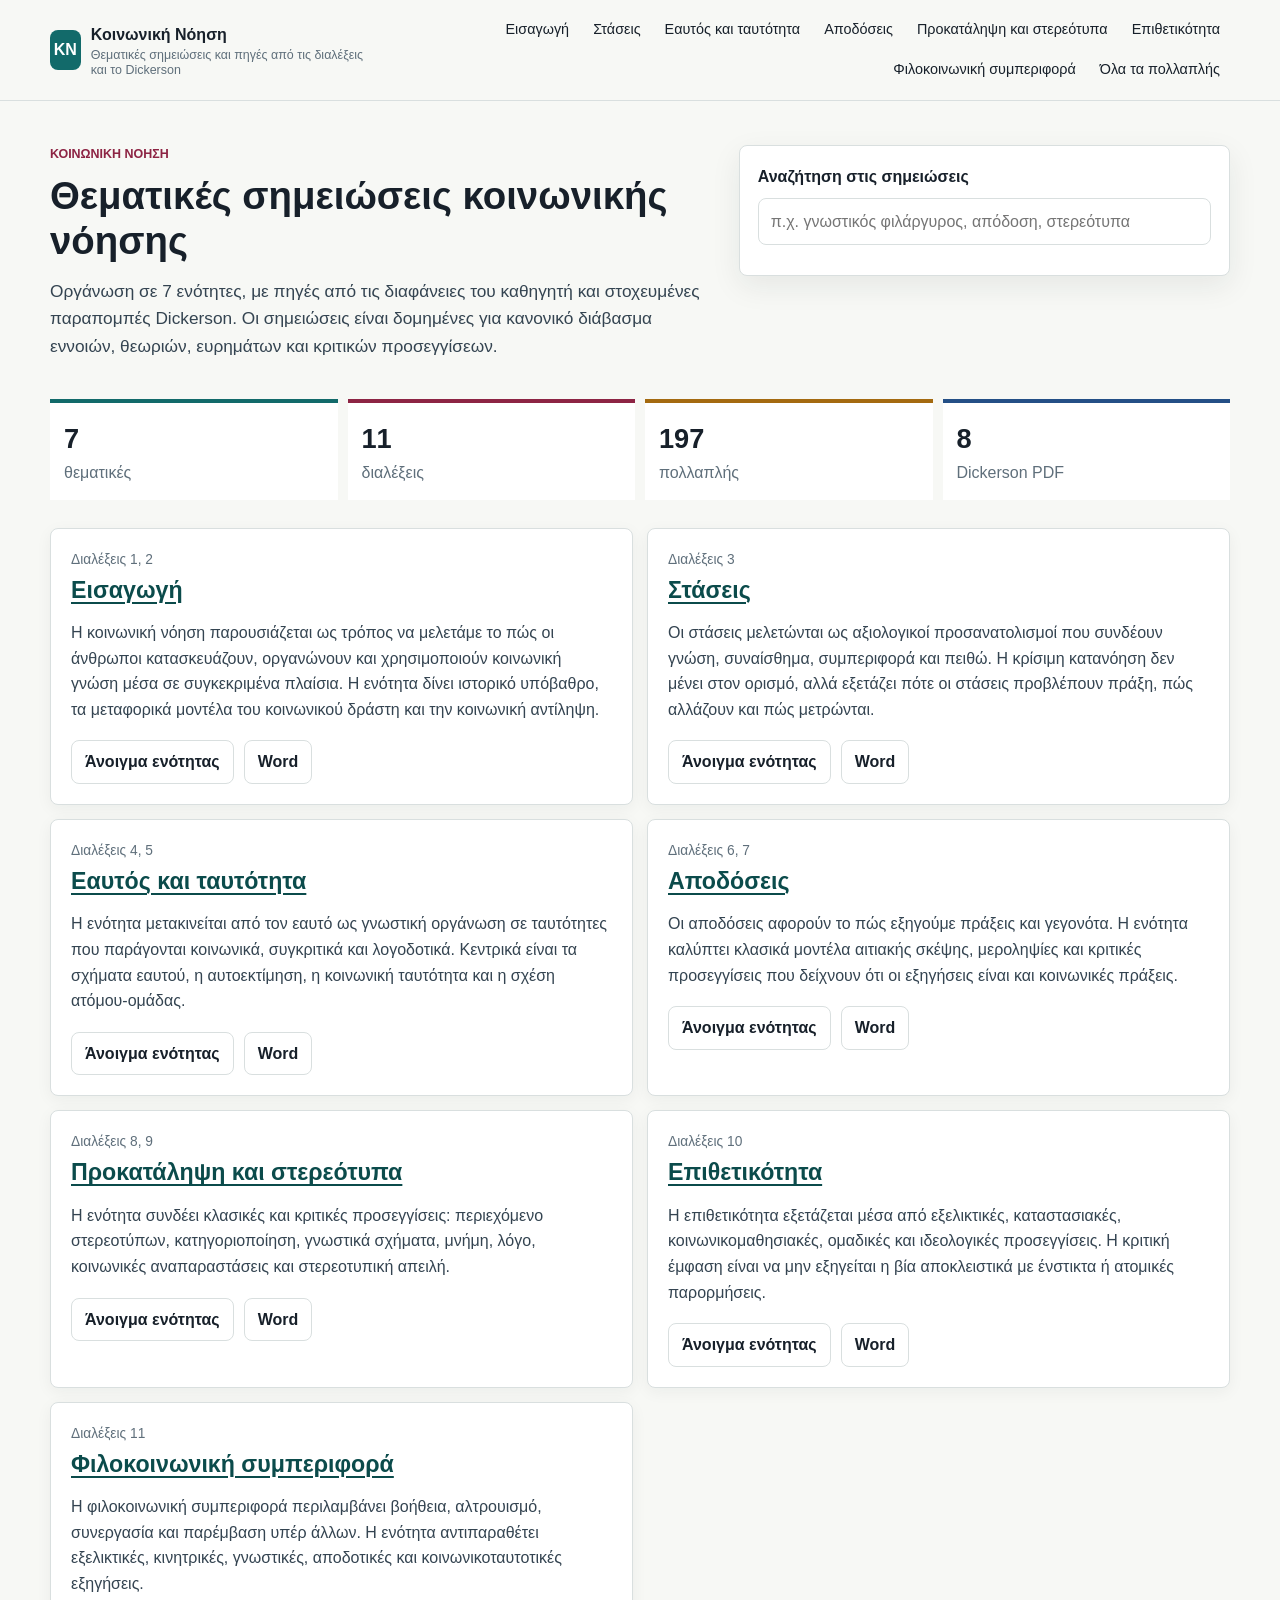
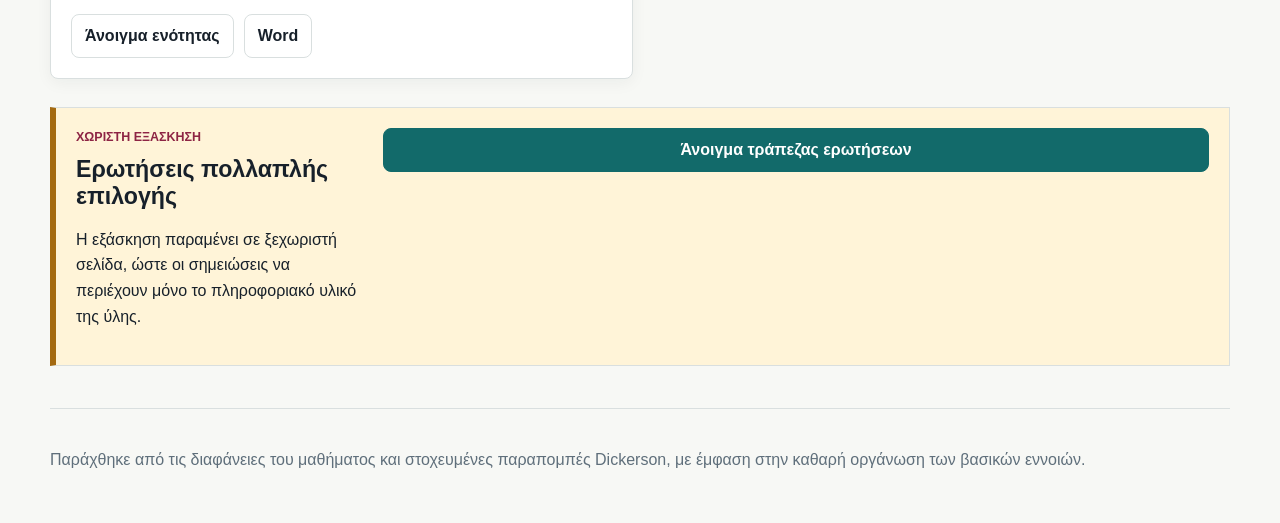
<file: index.html>
<!doctype html>
<html lang="el" data-base="">
<head>
  <meta charset="utf-8">
  <meta name="viewport" content="width=device-width, initial-scale=1">
  <title>Αρχική | Κοινωνική Νόηση</title>
  <link rel="stylesheet" href="assets/styles.css">
</head>
<body>
  <div class="progress" data-progress></div>
  
    <header class="site-header">
      <a class="brand active" href="index.html">
        <span class="brand-mark">ΚΝ</span>
        <span><strong>Κοινωνική Νόηση</strong><small>Θεματικές σημειώσεις και πηγές από τις διαλέξεις και το Dickerson</small></span>
      </a>
      <button class="menu-toggle" type="button" aria-label="Άνοιγμα πλοήγησης" data-menu-toggle>☰</button>
      <nav class="site-nav" data-site-nav>
        <a class="nav-link " href="topics/eisagogi.html">Εισαγωγή</a>
<a class="nav-link " href="topics/staseis.html">Στάσεις</a>
<a class="nav-link " href="topics/eautos-taytotita.html">Εαυτός και ταυτότητα</a>
<a class="nav-link " href="topics/apodoseis.html">Αποδόσεις</a>
<a class="nav-link " href="topics/prokatalipsi-stereotypa.html">Προκατάληψη και στερεότυπα</a>
<a class="nav-link " href="topics/epithetikotita.html">Επιθετικότητα</a>
<a class="nav-link " href="topics/filokoinoniki-symperifora.html">Φιλοκοινωνική συμπεριφορά</a>
        <a class="nav-link " href="exam/multiple-choice.html">Όλα τα πολλαπλής</a>
      </nav>
    </header>
    
  <main>
    
    <section class="home-hero">
      <div>
        <p class="eyebrow">Κοινωνική Νόηση</p>
        <h1>Θεματικές σημειώσεις κοινωνικής νόησης</h1>
        <p class="lead">Οργάνωση σε 7 ενότητες, με πηγές από τις διαφάνειες του καθηγητή και στοχευμένες παραπομπές Dickerson. Οι σημειώσεις είναι δομημένες για κανονικό διάβασμα εννοιών, θεωριών, ευρημάτων και κριτικών προσεγγίσεων.</p>
      </div>
      <div class="study-search">
        <label for="site-search">Αναζήτηση στις σημειώσεις</label>
        <input id="site-search" type="search" placeholder="π.χ. γνωστικός φιλάργυρος, απόδοση, στερεότυπα" data-search-input>
        <div class="search-results" data-search-results></div>
      </div>
    </section>
    <section class="overview-strip">
      <div><strong>7</strong><span>θεματικές</span></div>
      <div><strong>11</strong><span>διαλέξεις</span></div>
      <div><strong>197</strong><span>πολλαπλής</span></div>
      <div><strong>8</strong><span>Dickerson PDF</span></div>
    </section>
    <section class="topic-grid">
      
            <article class="topic-card">
              <div class="card-topline">Διαλέξεις 1, 2</div>
              <h2><a href="topics/eisagogi.html">Εισαγωγή</a></h2>
              <p>Η κοινωνική νόηση παρουσιάζεται ως τρόπος να μελετάμε το πώς οι άνθρωποι κατασκευάζουν, οργανώνουν και χρησιμοποιούν κοινωνική γνώση μέσα σε συγκεκριμένα πλαίσια. Η ενότητα δίνει ιστορικό υπόβαθρο, τα μεταφορικά μοντέλα του κοινωνικού δράστη και την κοινωνική αντίληψη.</p>
              <div class="card-actions">
                <a href="topics/eisagogi.html">Άνοιγμα ενότητας</a>
                <a href="downloads/eisagogi.docx">Word</a>
              </div>
            </article>
            
            <article class="topic-card">
              <div class="card-topline">Διαλέξεις 3</div>
              <h2><a href="topics/staseis.html">Στάσεις</a></h2>
              <p>Οι στάσεις μελετώνται ως αξιολογικοί προσανατολισμοί που συνδέουν γνώση, συναίσθημα, συμπεριφορά και πειθώ. Η κρίσιμη κατανόηση δεν μένει στον ορισμό, αλλά εξετάζει πότε οι στάσεις προβλέπουν πράξη, πώς αλλάζουν και πώς μετρώνται.</p>
              <div class="card-actions">
                <a href="topics/staseis.html">Άνοιγμα ενότητας</a>
                <a href="downloads/staseis.docx">Word</a>
              </div>
            </article>
            
            <article class="topic-card">
              <div class="card-topline">Διαλέξεις 4, 5</div>
              <h2><a href="topics/eautos-taytotita.html">Εαυτός και ταυτότητα</a></h2>
              <p>Η ενότητα μετακινείται από τον εαυτό ως γνωστική οργάνωση σε ταυτότητες που παράγονται κοινωνικά, συγκριτικά και λογοδοτικά. Κεντρικά είναι τα σχήματα εαυτού, η αυτοεκτίμηση, η κοινωνική ταυτότητα και η σχέση ατόμου-ομάδας.</p>
              <div class="card-actions">
                <a href="topics/eautos-taytotita.html">Άνοιγμα ενότητας</a>
                <a href="downloads/eautos-taytotita.docx">Word</a>
              </div>
            </article>
            
            <article class="topic-card">
              <div class="card-topline">Διαλέξεις 6, 7</div>
              <h2><a href="topics/apodoseis.html">Αποδόσεις</a></h2>
              <p>Οι αποδόσεις αφορούν το πώς εξηγούμε πράξεις και γεγονότα. Η ενότητα καλύπτει κλασικά μοντέλα αιτιακής σκέψης, μεροληψίες και κριτικές προσεγγίσεις που δείχνουν ότι οι εξηγήσεις είναι και κοινωνικές πράξεις.</p>
              <div class="card-actions">
                <a href="topics/apodoseis.html">Άνοιγμα ενότητας</a>
                <a href="downloads/apodoseis.docx">Word</a>
              </div>
            </article>
            
            <article class="topic-card">
              <div class="card-topline">Διαλέξεις 8, 9</div>
              <h2><a href="topics/prokatalipsi-stereotypa.html">Προκατάληψη και στερεότυπα</a></h2>
              <p>Η ενότητα συνδέει κλασικές και κριτικές προσεγγίσεις: περιεχόμενο στερεοτύπων, κατηγοριοποίηση, γνωστικά σχήματα, μνήμη, λόγο, κοινωνικές αναπαραστάσεις και στερεοτυπική απειλή.</p>
              <div class="card-actions">
                <a href="topics/prokatalipsi-stereotypa.html">Άνοιγμα ενότητας</a>
                <a href="downloads/prokatalipsi-stereotypa.docx">Word</a>
              </div>
            </article>
            
            <article class="topic-card">
              <div class="card-topline">Διαλέξεις 10</div>
              <h2><a href="topics/epithetikotita.html">Επιθετικότητα</a></h2>
              <p>Η επιθετικότητα εξετάζεται μέσα από εξελικτικές, καταστασιακές, κοινωνικομαθησιακές, ομαδικές και ιδεολογικές προσεγγίσεις. Η κριτική έμφαση είναι να μην εξηγείται η βία αποκλειστικά με ένστικτα ή ατομικές παρορμήσεις.</p>
              <div class="card-actions">
                <a href="topics/epithetikotita.html">Άνοιγμα ενότητας</a>
                <a href="downloads/epithetikotita.docx">Word</a>
              </div>
            </article>
            
            <article class="topic-card">
              <div class="card-topline">Διαλέξεις 11</div>
              <h2><a href="topics/filokoinoniki-symperifora.html">Φιλοκοινωνική συμπεριφορά</a></h2>
              <p>Η φιλοκοινωνική συμπεριφορά περιλαμβάνει βοήθεια, αλτρουισμό, συνεργασία και παρέμβαση υπέρ άλλων. Η ενότητα αντιπαραθέτει εξελικτικές, κινητρικές, γνωστικές, αποδοτικές και κοινωνικοταυτοτικές εξηγήσεις.</p>
              <div class="card-actions">
                <a href="topics/filokoinoniki-symperifora.html">Άνοιγμα ενότητας</a>
                <a href="downloads/filokoinoniki-symperifora.docx">Word</a>
              </div>
            </article>
            
    </section>
    <section class="exam-callout">
      <div>
        <p class="eyebrow">Χωριστή εξάσκηση</p>
        <h2>Ερωτήσεις πολλαπλής επιλογής</h2>
        <p>Η εξάσκηση παραμένει σε ξεχωριστή σελίδα, ώστε οι σημειώσεις να περιέχουν μόνο το πληροφοριακό υλικό της ύλης.</p>
      </div>
      <a class="button primary" href="exam/multiple-choice.html">Άνοιγμα τράπεζας ερωτήσεων</a>
    </section>
    
  </main>
  <footer class="site-footer">
    <p>Παράχθηκε από τις διαφάνειες του μαθήματος και στοχευμένες παραπομπές Dickerson, με έμφαση στην καθαρή οργάνωση των βασικών εννοιών.</p>
  </footer>
  <script src="assets/app.js"></script>
</body>
</html>
</file>
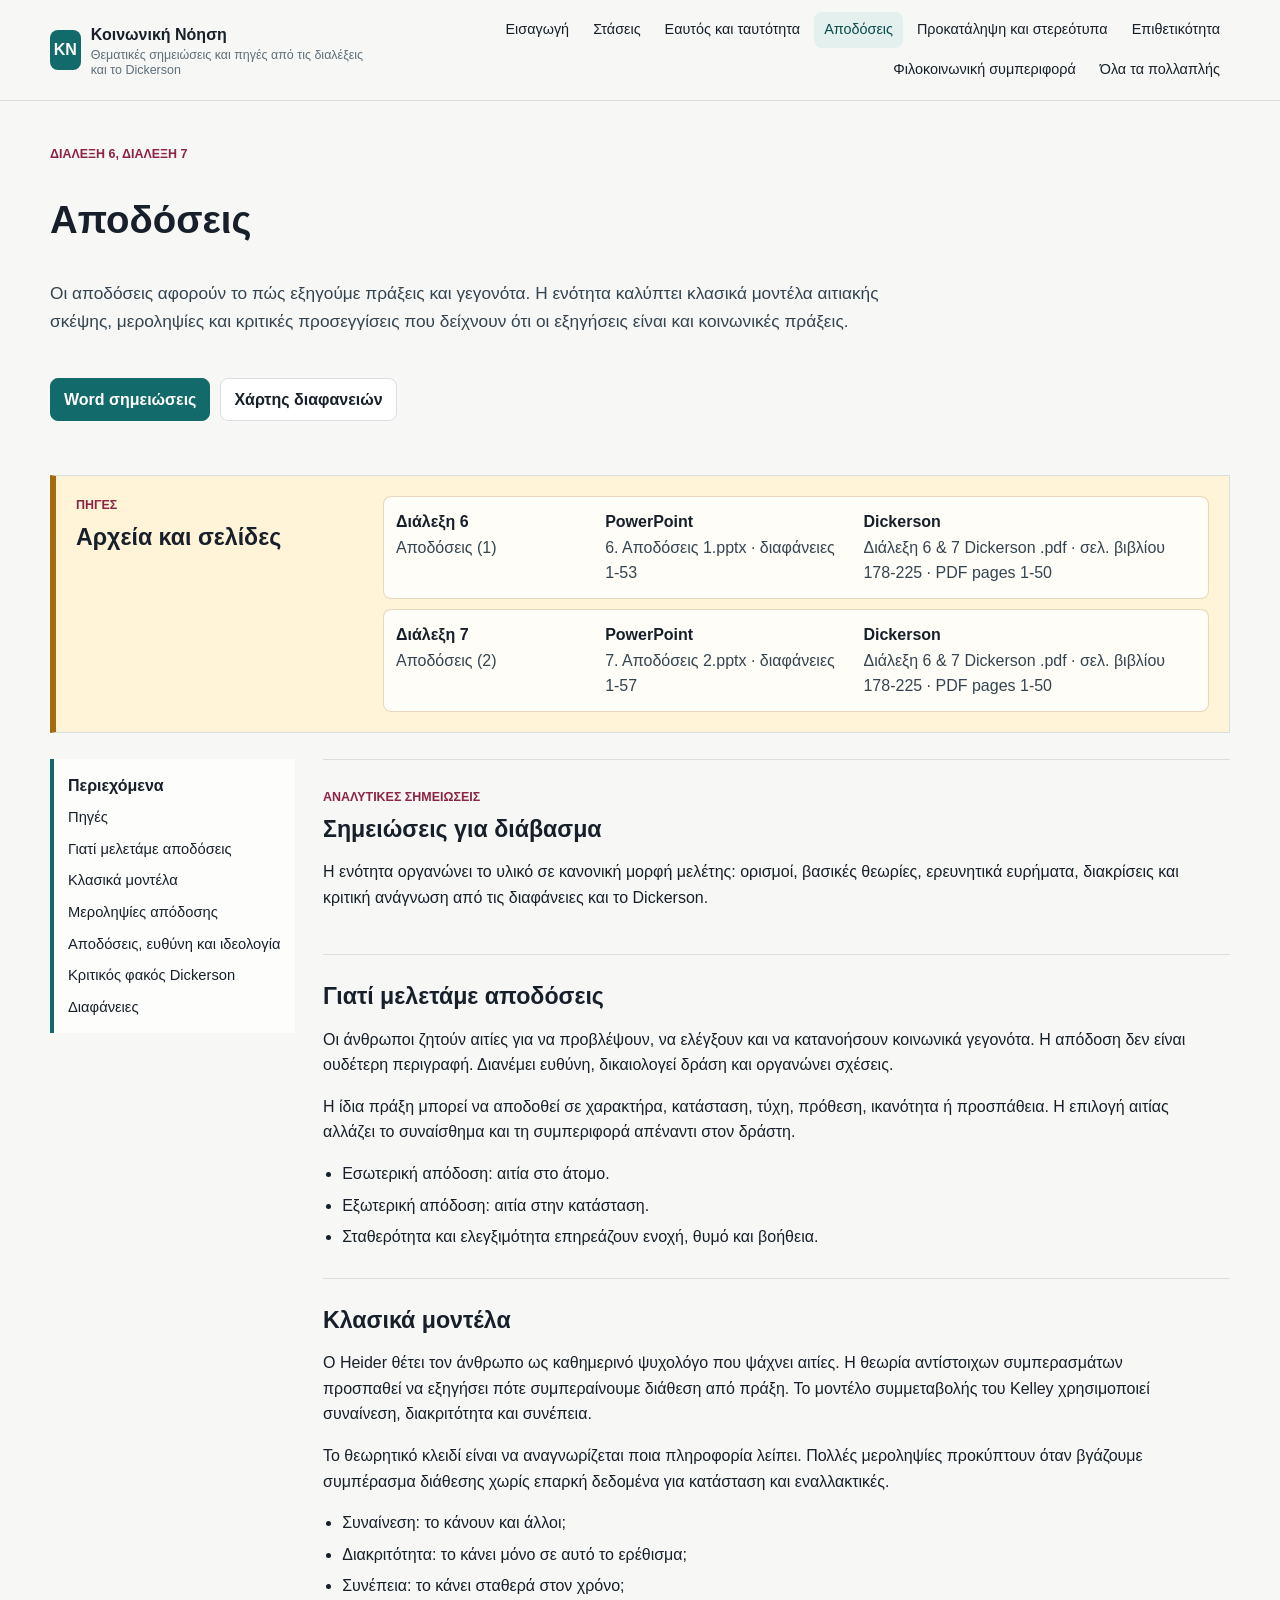
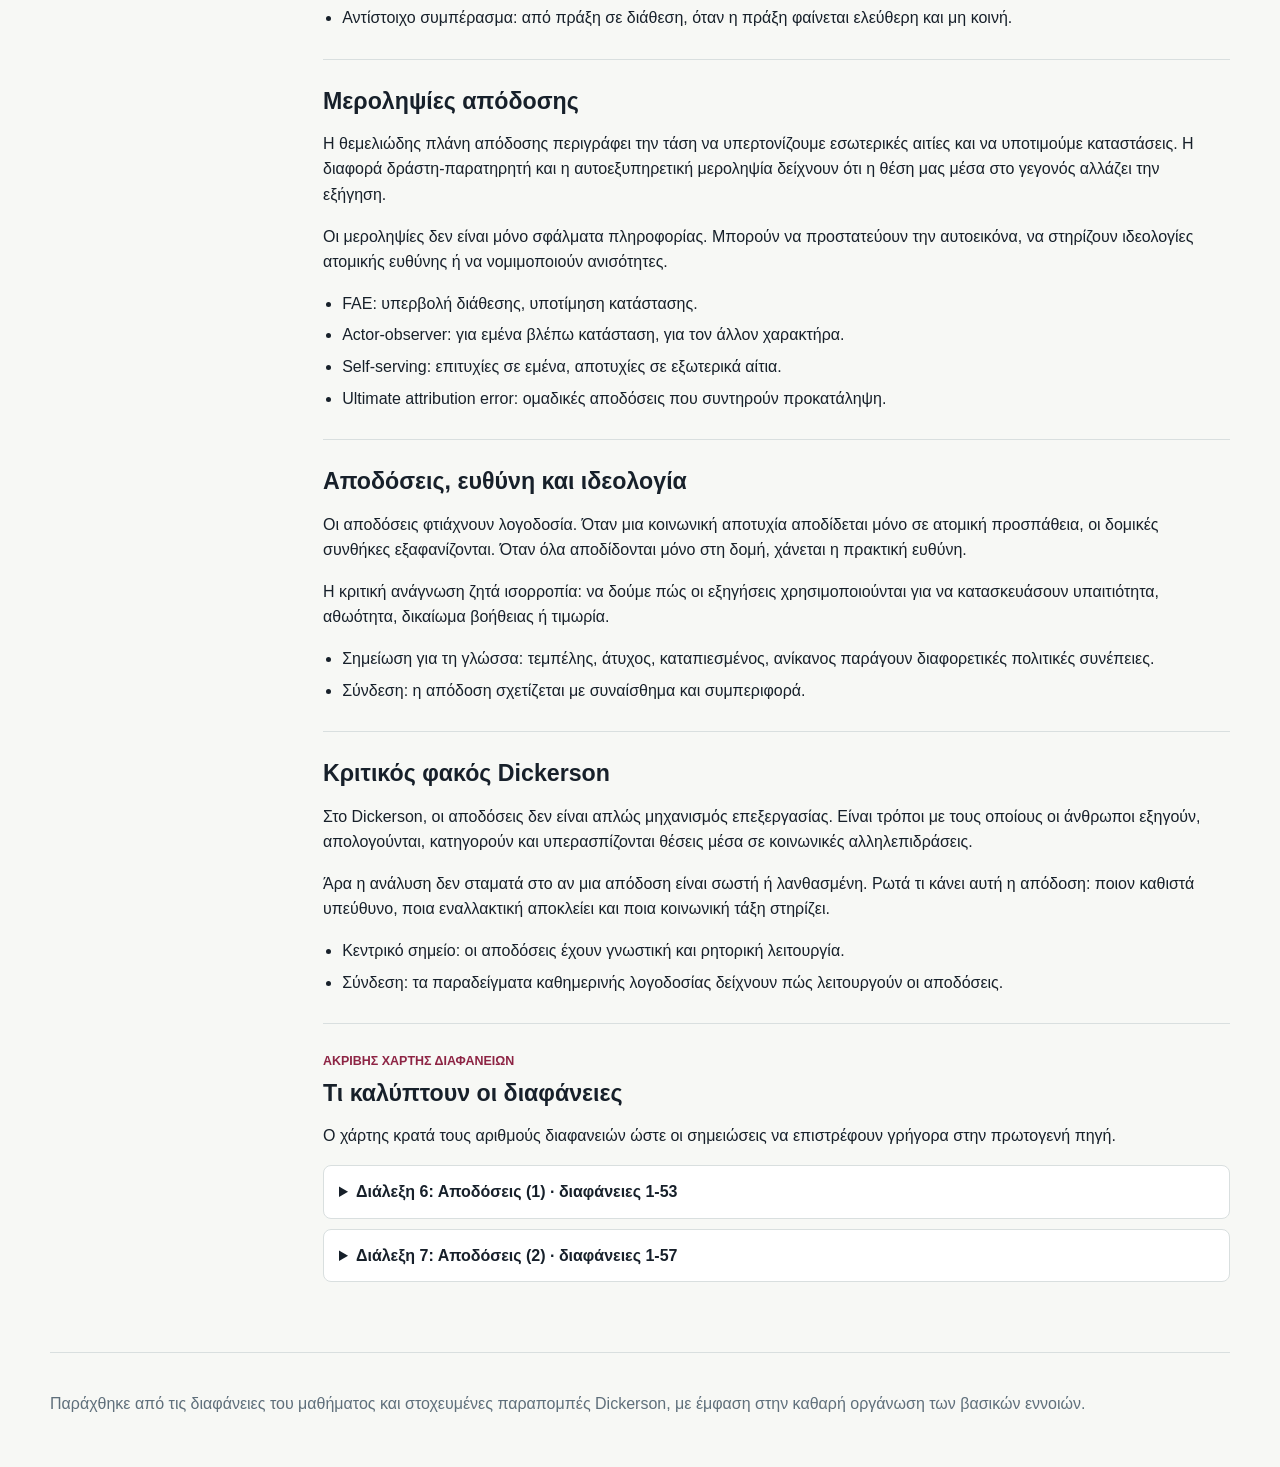
<file: topics/apodoseis.html>
<!doctype html>
<html lang="el" data-base="../">
<head>
  <meta charset="utf-8">
  <meta name="viewport" content="width=device-width, initial-scale=1">
  <title>Αποδόσεις | Κοινωνική Νόηση</title>
  <link rel="stylesheet" href="../assets/styles.css">
</head>
<body>
  <div class="progress" data-progress></div>
  
    <header class="site-header">
      <a class="brand " href="../index.html">
        <span class="brand-mark">ΚΝ</span>
        <span><strong>Κοινωνική Νόηση</strong><small>Θεματικές σημειώσεις και πηγές από τις διαλέξεις και το Dickerson</small></span>
      </a>
      <button class="menu-toggle" type="button" aria-label="Άνοιγμα πλοήγησης" data-menu-toggle>☰</button>
      <nav class="site-nav" data-site-nav>
        <a class="nav-link " href="../topics/eisagogi.html">Εισαγωγή</a>
<a class="nav-link " href="../topics/staseis.html">Στάσεις</a>
<a class="nav-link " href="../topics/eautos-taytotita.html">Εαυτός και ταυτότητα</a>
<a class="nav-link active" href="../topics/apodoseis.html">Αποδόσεις</a>
<a class="nav-link " href="../topics/prokatalipsi-stereotypa.html">Προκατάληψη και στερεότυπα</a>
<a class="nav-link " href="../topics/epithetikotita.html">Επιθετικότητα</a>
<a class="nav-link " href="../topics/filokoinoniki-symperifora.html">Φιλοκοινωνική συμπεριφορά</a>
        <a class="nav-link " href="../exam/multiple-choice.html">Όλα τα πολλαπλής</a>
      </nav>
    </header>
    
  <main>
    
    <section class="topic-hero">
      <p class="eyebrow">Διάλεξη 6, Διάλεξη 7</p>
      <h1>Αποδόσεις</h1>
      <p class="lead">Οι αποδόσεις αφορούν το πώς εξηγούμε πράξεις και γεγονότα. Η ενότητα καλύπτει κλασικά μοντέλα αιτιακής σκέψης, μεροληψίες και κριτικές προσεγγίσεις που δείχνουν ότι οι εξηγήσεις είναι και κοινωνικές πράξεις.</p>
      <div class="hero-actions">
        <a class="button primary" href="../downloads/apodoseis.docx">Word σημειώσεις</a>
        <a class="button" href="#slides">Χάρτης διαφανειών</a>
      </div>
    </section>
    
    <section class="source-panel" aria-labelledby="sources">
      <div>
        <p class="eyebrow">Πηγές</p>
        <h2 id="sources">Αρχεία και σελίδες</h2>
      </div>
      <div class="source-list">
            <div class="source-row">
              <div><strong>Διάλεξη 6</strong><span>Αποδόσεις (1)</span></div>
              <div><strong>PowerPoint</strong><span>6. Αποδόσεις 1.pptx · διαφάνειες 1-53</span></div>
              <div><strong>Dickerson</strong><span>Διάλεξη 6 &amp; 7 Dickerson .pdf · σελ. βιβλίου 178-225 · PDF pages 1-50</span></div>
            </div>
            
            <div class="source-row">
              <div><strong>Διάλεξη 7</strong><span>Αποδόσεις (2)</span></div>
              <div><strong>PowerPoint</strong><span>7. Αποδόσεις 2.pptx · διαφάνειες 1-57</span></div>
              <div><strong>Dickerson</strong><span>Διάλεξη 6 &amp; 7 Dickerson .pdf · σελ. βιβλίου 178-225 · PDF pages 1-50</span></div>
            </div>
            </div>
    </section>
    
    <div class="content-layout">
      <aside class="toc">
        <strong>Περιεχόμενα</strong>
        <a href="#sources">Πηγές</a>
        <a href="#γιατί-μελετάμε-αποδόσεις">Γιατί μελετάμε αποδόσεις</a><a href="#κλασικά-μοντέλα">Κλασικά μοντέλα</a><a href="#μεροληψίες-απόδοσης">Μεροληψίες απόδοσης</a><a href="#αποδόσεις-ευθύνη-και-ιδεολογία">Αποδόσεις, ευθύνη και ιδεολογία</a><a href="#κριτικός-φακός-dickerson">Κριτικός φακός Dickerson</a>
        <a href="#slides">Διαφάνειες</a>
      </aside>
      <div class="study-content">
        
        <section class="note-section" id="analytical-notes">
          <p class="eyebrow">Αναλυτικές σημειώσεις</p>
          <h2>Σημειώσεις για διάβασμα</h2>
          <p>Η ενότητα οργανώνει το υλικό σε κανονική μορφή μελέτης: ορισμοί, βασικές θεωρίες, ερευνητικά ευρήματα, διακρίσεις και κριτική ανάγνωση από τις διαφάνειες και το Dickerson.</p>
        </section>
        

            <section class="note-section" id="γιατί-μελετάμε-αποδόσεις">
              <h2>Γιατί μελετάμε αποδόσεις</h2>
              <p>Οι άνθρωποι ζητούν αιτίες για να προβλέψουν, να ελέγξουν και να κατανοήσουν κοινωνικά γεγονότα. Η απόδοση δεν είναι ουδέτερη περιγραφή. Διανέμει ευθύνη, δικαιολογεί δράση και οργανώνει σχέσεις.</p><p>Η ίδια πράξη μπορεί να αποδοθεί σε χαρακτήρα, κατάσταση, τύχη, πρόθεση, ικανότητα ή προσπάθεια. Η επιλογή αιτίας αλλάζει το συναίσθημα και τη συμπεριφορά απέναντι στον δράστη.</p>
              <ul><li>Εσωτερική απόδοση: αιτία στο άτομο.</li><li>Εξωτερική απόδοση: αιτία στην κατάσταση.</li><li>Σταθερότητα και ελεγξιμότητα επηρεάζουν ενοχή, θυμό και βοήθεια.</li></ul>
            </section>
            

            <section class="note-section" id="κλασικά-μοντέλα">
              <h2>Κλασικά μοντέλα</h2>
              <p>Ο Heider θέτει τον άνθρωπο ως καθημερινό ψυχολόγο που ψάχνει αιτίες. Η θεωρία αντίστοιχων συμπερασμάτων προσπαθεί να εξηγήσει πότε συμπεραίνουμε διάθεση από πράξη. Το μοντέλο συμμεταβολής του Kelley χρησιμοποιεί συναίνεση, διακριτότητα και συνέπεια.</p><p>Το θεωρητικό κλειδί είναι να αναγνωρίζεται ποια πληροφορία λείπει. Πολλές μεροληψίες προκύπτουν όταν βγάζουμε συμπέρασμα διάθεσης χωρίς επαρκή δεδομένα για κατάσταση και εναλλακτικές.</p>
              <ul><li>Συναίνεση: το κάνουν και άλλοι;</li><li>Διακριτότητα: το κάνει μόνο σε αυτό το ερέθισμα;</li><li>Συνέπεια: το κάνει σταθερά στον χρόνο;</li><li>Αντίστοιχο συμπέρασμα: από πράξη σε διάθεση, όταν η πράξη φαίνεται ελεύθερη και μη κοινή.</li></ul>
            </section>
            

            <section class="note-section" id="μεροληψίες-απόδοσης">
              <h2>Μεροληψίες απόδοσης</h2>
              <p>Η θεμελιώδης πλάνη απόδοσης περιγράφει την τάση να υπερτονίζουμε εσωτερικές αιτίες και να υποτιμούμε καταστάσεις. Η διαφορά δράστη-παρατηρητή και η αυτοεξυπηρετική μεροληψία δείχνουν ότι η θέση μας μέσα στο γεγονός αλλάζει την εξήγηση.</p><p>Οι μεροληψίες δεν είναι μόνο σφάλματα πληροφορίας. Μπορούν να προστατεύουν την αυτοεικόνα, να στηρίζουν ιδεολογίες ατομικής ευθύνης ή να νομιμοποιούν ανισότητες.</p>
              <ul><li>FAE: υπερβολή διάθεσης, υποτίμηση κατάστασης.</li><li>Actor-observer: για εμένα βλέπω κατάσταση, για τον άλλον χαρακτήρα.</li><li>Self-serving: επιτυχίες σε εμένα, αποτυχίες σε εξωτερικά αίτια.</li><li>Ultimate attribution error: ομαδικές αποδόσεις που συντηρούν προκατάληψη.</li></ul>
            </section>
            

            <section class="note-section" id="αποδόσεις-ευθύνη-και-ιδεολογία">
              <h2>Αποδόσεις, ευθύνη και ιδεολογία</h2>
              <p>Οι αποδόσεις φτιάχνουν λογοδοσία. Όταν μια κοινωνική αποτυχία αποδίδεται μόνο σε ατομική προσπάθεια, οι δομικές συνθήκες εξαφανίζονται. Όταν όλα αποδίδονται μόνο στη δομή, χάνεται η πρακτική ευθύνη.</p><p>Η κριτική ανάγνωση ζητά ισορροπία: να δούμε πώς οι εξηγήσεις χρησιμοποιούνται για να κατασκευάσουν υπαιτιότητα, αθωότητα, δικαίωμα βοήθειας ή τιμωρία.</p>
              <ul><li>Σημείωση για τη γλώσσα: τεμπέλης, άτυχος, καταπιεσμένος, ανίκανος παράγουν διαφορετικές πολιτικές συνέπειες.</li><li>Σύνδεση: η απόδοση σχετίζεται με συναίσθημα και συμπεριφορά.</li></ul>
            </section>
            

            <section class="note-section" id="κριτικός-φακός-dickerson">
              <h2>Κριτικός φακός Dickerson</h2>
              <p>Στο Dickerson, οι αποδόσεις δεν είναι απλώς μηχανισμός επεξεργασίας. Είναι τρόποι με τους οποίους οι άνθρωποι εξηγούν, απολογούνται, κατηγορούν και υπερασπίζονται θέσεις μέσα σε κοινωνικές αλληλεπιδράσεις.</p><p>Άρα η ανάλυση δεν σταματά στο αν μια απόδοση είναι σωστή ή λανθασμένη. Ρωτά τι κάνει αυτή η απόδοση: ποιον καθιστά υπεύθυνο, ποια εναλλακτική αποκλείει και ποια κοινωνική τάξη στηρίζει.</p>
              <ul><li>Κεντρικό σημείο: οι αποδόσεις έχουν γνωστική και ρητορική λειτουργία.</li><li>Σύνδεση: τα παραδείγματα καθημερινής λογοδοσίας δείχνουν πώς λειτουργούν οι αποδόσεις.</li></ul>
            </section>
            
        
    <section class="slides-section" id="slides">
      <p class="eyebrow">Ακριβής χάρτης διαφανειών</p>
      <h2>Τι καλύπτουν οι διαφάνειες</h2>
      <p>Ο χάρτης κρατά τους αριθμούς διαφανειών ώστε οι σημειώσεις να επιστρέφουν γρήγορα στην πρωτογενή πηγή.</p>
      
            <details class="slide-outline">
              <summary>Διάλεξη 6: Αποδόσεις (1) · διαφάνειες 1-53</summary>
              <ol class="slide-list"><li id="lecture-6-slide-1"><span class="slide-no">6.1</span><span>Αποδόσεις (1) Διδάσκων: Ευάγγελος Ντόντης</span></li><li id="lecture-6-slide-2"><span class="slide-no">6.2</span><span>Αιτίες πολέμου στην Ουκρανία</span></li><li id="lecture-6-slide-3"><span class="slide-no">6.3</span><span>Αιτίες πυρκαγιών</span></li><li id="lecture-6-slide-4"><span class="slide-no">6.4</span><span>Αιτίες δυστυχήματος στα Τέμπη</span></li><li id="lecture-6-slide-5"><span class="slide-no">6.5</span><span>Θεωρίες αιτιακών αποδόσεων Συγκλονιστικά γεγονότα αποτελούν συχνή πηγή προβληματισμού καθώς μας κάνουν να αναρωτηθούμε τι οδηγεί κάποιον στο να ενεργήσει με έναν τρόπο. Η θεωρία της αιτιακής απόδοσης προσπαθεί να εξηγήσει πώς προσδιορίζουμε το αίτιο ή τα αίτια πίσω από τα γεγονότα. Στη θεωρία της αι...</span></li><li id="lecture-6-slide-6"><span class="slide-no">6.6</span><span>Fritz Heider (1958) Η διαδικασία ανεύρεσης μιας αιτίας (ή απόδοση) αφορά το μέλημα του υποκειμένου της αντίληψης να καταστήσει τον κόσμο πιο «εύτακτο» και ελέγξιμο. «Αποτελεί μια σημαντική αρχή τόσο της ψυχολογίας του κοινού νου, όσο και της επιστημονικής θεωρίας γενικότερα, ότι ο άνθρωπος κατανοεί ...</span></li><li id="lecture-6-slide-7"><span class="slide-no">6.7</span><span>Fritz Heider (1958): Είμαστε όλοι απλοϊκοί ψυχολόγοι Στην καθημερινή μας σκέψη λειτουργούμε όπως οι επιστήμονες –λειτουργούμε ως «απλοϊκοί» επιστήμονες Κυριαρχη η αναπαρασταση του ατομου ως απλοϊκου επιστημονα : οι απλοι ανθρωποι αν και έχουν διαφορετικα κινητρα, κανουν χρηση παρόμοιων μεθόδων με αυ...</span></li><li id="lecture-6-slide-8"><span class="slide-no">6.8</span><span>Fritz Heider (1958): Είμαστε όλοι απλοϊκοί ψυχολόγοι «Στην ψυχολογία του κοινού νου (όπως και στην επιστημονική ψυχολογία) το αποτέλεσμα μιας πράξης μοιάζει να εξαρτάται από δυο σύνολα συνθηκών: παράγοντες μέσα στο άτομο και παράγοντες μέσα στο περιβάλλον ». Εσωτερική απόδοση Εξωτερική απόδοση Οι δι...</span></li><li id="lecture-6-slide-9"><span class="slide-no">6.9</span><span>Fritz Heider (1958): Αποδόσεις ως αντίληψη Οι αποδόσεις λειτουργούν ως αντιληπτικές διαδικασίες, συχνά συμβαίνουν αυτόματα και διαμορφώνουν κοινωνικές κρίσεις (Heider, 1958). Νοητική μονάδα ατόμου-συμπεριφοράς Εκούσιες vs ακούσιες πράξεις εκούσιες πράξεις συνήθως αποδίδονται σε προσωπικά αίτια, αντα...</span></li><li id="lecture-6-slide-10"><span class="slide-no">6.10</span><span>Ο Ichheiser εντόπισε πως οι άνθρωποι εμφανίζουν μεροληψία κατά τη διατύπωση προδιαθεσικών (ή ατομικών) αποδόσεων Η μεροληψία αυτή δεν είναι απλώς ένα γνωστικό φαινόμενο που εντοπίζεται στον νου του ατόμου, αλλά μπορεί να γίνει αντιληπτή ως επακόλουθο της «ιδεολογίας της κοινωνίας μας». Οι ΚΨ δεν αγν...</span></li><li id="lecture-6-slide-11"><span class="slide-no">6.11</span><span>Gustav Ichheiser (1943): Η ατομικιστική εστίαση των κοινωνικών ψυχολόγων αυτό-αναπαράγεται Η κριτική του GI στον τρόπο έρευνας της ΚΨ: Οι ΚΨ ασχολούνται ερευνητικά με θέματα τα οποία ταιριάζουν με την συγκεκριμένη τους κατανόηση για το τι συνιστά μια «επακριβή διερεύνηση», αφήνοντας στην άκρη άλλα ζ...</span></li><li id="lecture-6-slide-12"><span class="slide-no">6.12</span><span>Οι επίγονοι Ο μάλλον πιο ριζοσπαστικός Gustav Ichheiser συνήθως παραβλέπεται . Ταυτόχρονα, το πεδίο που ανέπτυξε ο Heider (1958) στενεύει . Έλλειψη έμφασης στην ψυχολογία της καθημερινής ζωής. Οι επίγονοί του περιόρισαν την εστίασή τους στους ατομικούς γνωστικούς μηχανισμούς της σκέψης που συχνά απο...</span></li><li id="lecture-6-slide-13"><span class="slide-no">6.13</span><span>Jones &amp; Davis (1965): Θεωρία των επαγωγικών αντιστοιχιών Πως αντιλαμβανόμαστε συγκεκριμένες συμπεριφορές; Τι σημαίνουν για τις προδιαθέσεις των δραστών; Όταν οι ανθρωποι ερμηνευουν μια συμπεριφορα επιζητούν να βγαλουν συμπερασματα για την προσωπικοτητα του δραστη Τεινουν να αντιστοιχουν μια συμπεριφ...</span></li><li id="lecture-6-slide-14"><span class="slide-no">6.14</span><span>Jones &amp; Davis (1965): Θεωρία των επαγωγικών αντιστοιχιών Αποδόσεις ως επαγωγές / εξαγωγή συμπερασμάτων για άτομο Για παράδειγμα, η επιλογή δωρεάς σε φιλανθρωπικό ίδρυμα αντί για προσωπικά έξοδα υποδηλώνει αλτρουισμό ιδιαίτερα εάν η επιλογή δεν περιορίζεται από εξωτερικές πιέσεις! Αυτό το πλαίσιο υπο...</span></li><li id="lecture-6-slide-15"><span class="slide-no">6.15</span><span>Στάδια και αρχές της Θεωρίας των Επαγωγ. Αντιστοιχιών Έχει επ ιλεχθεί ελεύθερ α η πράξη; Επ ίγνωση συνε πειών, επιλογή του να μην δράσει κανείς με αυτό τον τρόπο Είν αι η πράξη κοινωνικά επιθυμητή; Υπ άρχουν κοινωνικές νόρμες ενάντι α; Πχ. Δυν ατή μουσική στις 3 το πρωί Έχει η π ράξη άμεσο α ντίκτυ ...</span></li><li id="lecture-6-slide-16"><span class="slide-no">6.16</span><span>Κριτικές της Θεωρίας των Επαγωγ. Αντιστοιχιών Είναι η προθετικότητα αναγκαια και επαρκης συνθηκη για να προβούμε σε αντιστοιχιες με χαρακτηριστικα του δραστη (π.χ. ερμηνεια πραξεων που θεωρουνται ‘ατυχηματα’); Σχετικα με τον κανονα των μη κοινων αποτελεσματων… (κατα ποσο λαμβάνουμε υπόψη συμπεριφορε...</span></li><li id="lecture-6-slide-17"><span class="slide-no">6.17</span><span>Kelley (1967, 1973): Το Μοντέλο της Συνδιακύμανσης Το μοντέλο συνδιακύμανσης παρομοίασε την απόδοση με την επιστημονική συλλογιστική με έναν επαγωγικό τρόπο Bασική υπόθεση : όταν αναζητούμε τα αίτια ενός γεγονότος παρατηρούμε τη συνδιακύμανσή του με διάφορους παράγοντες και το αποδίδουμε σε αυτόν με...</span></li><li id="lecture-6-slide-18"><span class="slide-no">6.18</span><span>Kelley (1967, 1973): Το Μοντέλο της Συνδιακύμανσης Σύμφωνα με τη θεωρία κατά την απόδοση αιτίων οι άνθρωποι χρησιμοποιούν είδη πληροφοριών που εντάσσονται στις εξής κατηγορίες: Είναι σχετικές με τα άτομα ( ομοφωνία : άλλα άτομα συμπεριφέρονται με τον ίδιο τρόπο σε παρόμοια κατάσταση) Αφορούν το ερέθ...</span></li><li id="lecture-6-slide-19"><span class="slide-no">6.19</span><span>Πχ. Αρνητική κριτική καθηγητή σας σε μια εργασία σας. Φταίει ο δρων (εσωτερική απόδοση) ή η εργασία (εξωτερική);</span></li><li id="lecture-6-slide-20"><span class="slide-no">6.20</span><span>Παράδειγμα: «Ο Γιάννης γελάει με τον κωμικό» (Κοκκινάκη, 2005) Ομοφωνία Μόνο ο Γ. γελά με τον κωμικό ή γελάνε όλοι μαζί του; Συνέπεια Ο Γ. γελά πάντα με τον κωμικό ή μερικές μόνο φορές; Διακριτότητα Ο Γ. γελά με τα πάντα ή μόνο με τον συγκεκριμένο κωμικό; ΑΠΟΔΟΣΗ Υψηλή Υψηλή Υψηλή Το ερέθισμα Χαμηλή...</span></li><li id="lecture-6-slide-21"><span class="slide-no">6.21</span><span>Κριτική Μοντέλου Συνδιακύμανσης Στην πειραματικη συνθηκη οι πληροφοριες ( που αφορουν στη συναινεση, συνεπεια, διακριτοτητα) δινονται στους συμμετέχοντες. Κατα ποσο ομως εχουμε διαθεσιμες η αναζητουμε αντιστοιχες πληροφοριες στην καθημερινη μας ζωη; Κατα ποσο ειμαστε ικανοι να λειτουργούμε επεξεργαζ...</span></li><li id="lecture-6-slide-22"><span class="slide-no">6.22</span><span>Το μοντέλο της διαμόρφωσης Ο ίδιος ο Kelley (1972) αναγνωρίζει ότι το μοντέλο ANOVA είναι εξιδανικευμένο και στις περισσότερες περιπτώσεις δεν έχουμε τη δυνατότητα και την πολυτέλεια πολλαπλών παρατηρήσεων - η απλή, καθημερινή ζωή διαφέρει από τα πειράματα εργαστηρίου και τις πληροφορίες που μας δίν...</span></li><li id="lecture-6-slide-23"><span class="slide-no">6.23</span><span>Αναστοχασμός Σκεφτείτε ένα εξαιρετικά εύκολο και προβλέψιμο επίτευγμά σας και ένα που ήταν απίστευτα δύσκολο και ίσως απροσδόκητο . Ας υποθέσουμε τώρα ότι πρέπει να σκεφτείτε και να εντοπίσετε τι σας επέτρεψε να τα πετύχετε. Θεωρείτε ότι τα επιτεύγματα που καταφέρατε εύκολα απαιτούν έναν διαφορετικό...</span></li><li id="lecture-6-slide-24"><span class="slide-no">6.24</span><span>Το μοντέλο της διαμόρφωσης Το σχήμα των πολλαπλών ικανών αιτίων και το σχήμα των πολλαπλών αναγκαίων αιτίων Η συγκεκριμένη θεωρία κατηγορείται ότι ούτε εμπειρική απόδειξη βρήκε ούτε κατάφερε να προτείνει ένα ρεαλιστικό μοντέλο απόδοσης αιτιότητας</span></li><li id="lecture-6-slide-25"><span class="slide-no">6.25</span><span>Weiner (1985, 1986): Αποδόσεις και προσωπικός έλεγχος Μια βασικη διακριση Heider (1958): Διάκριση αιτίων σε εσωτερικά και εξωτερικά : μια θεωρία ερμηνείας του κοινωνικού κόσμου, απόδοσης αιτίων για παρατηρούμενα γεγονότα και συμπεριφορές (των άλλων) Rotter (1966) ( Εσωτερική και Εξωτερική έδρα ελέγχ...</span></li><li id="lecture-6-slide-26"><span class="slide-no">6.26</span><span>Weiner (1985, 1986): Αποδόσεις και προσωπικός έλεγχος Έμφαση του Weiner στα κίνητρα επιτυχίας και επιμονής Έδρα απόδοσης/αιτιότητας Εσωτερική (πχ. Προσπάθεια, ταλέντο) Εξωτερική (πχ. τύχη) Σταθερότητα Σταθερό αίτιο (ικανότητα, δυσκολία έργου) Μεταβαλλόμενο αίτιο (τύχη, προσωπική προσπάθεια) Δυνατότη...</span></li><li id="lecture-6-slide-27"><span class="slide-no">6.27</span><span>Ερμηνεία επιτυχίας ή αποτυχίας Η κατηγοριοποίηση των αιτίων πρέπει να γίνεται από το δράστη (όχι τον ερευνητή) Η έδρα αιτιότητας συνδέεται με την αυτοεκτίμηση και την υπερηφάνεια Η σταθερότητα συνδέεται με την προσδοκία επανάληψης ενός αποτελέσματος Η δυνατότητα ελέγχου συνδέεται με το βαθμό ενοχής,...</span></li><li id="lecture-6-slide-28"><span class="slide-no">6.28</span><span>Εφαρμογές της θεωρίας της απόδοσης αιτίων: απόδοση και ικανοποίηση από τη σχέση Η ικανοποίηση από τη σχέση μπορεί να αντικατοπτρίζεται στο είδος της απόδοσης ή ακόμη και να διαμορφώνεται από το εάν κάνουμε εσωτερικές ή εξωτερικές αποδόσεις για την αρνητική συμπεριφορά του/της συντρόφου μας Fincham κ...</span></li><li id="lecture-6-slide-29"><span class="slide-no">6.29</span><span>Απόδοση και διαπροσωπικές σχέσεις Οι Stander και συν. (2001) υποστήριξαν ότι τα ζευγάρια σε συγκρουσιακές σχέσεις κάνουν αποδόσεις που «συντηρούν τη δυσφορία» . Οι «αποδόσεις που συντηρούν τη δυσφορία» περιλαμβάνουν: την απόδοση της αρνητικής συμπεριφοράς του/της συντρόφου σε εσωτερικά , σταθερά και...</span></li><li id="lecture-6-slide-30"><span class="slide-no">6.30</span><span>Τέλος 1ου μέρους :)</span></li><li id="lecture-6-slide-31"><span class="slide-no">6.31</span><span>Μεροληψίες απόδοσης</span></li><li id="lecture-6-slide-32"><span class="slide-no">6.32</span><span>Θεμελιώδες Σφάλμα Απόδοσης (Fundamental Attribution Error) ή μεροληψία αντιστοιχίας Μεροληψίες απόδοσης: Στρεβλώσεις ή σφάλματα που παρουσιάζονται κατά την διαδικασία μιας απόδοσης ΘΣΑ: Σφάλμα ή μεροληψία ; Ο όρος ΘΣΑ ανήκει στον Ross (1977) και προσδιορίζεται ως η τάση μας να υποτιμούμε την επίδρασ...</span></li><li id="lecture-6-slide-33"><span class="slide-no">6.33</span><span>Το πείραμα των Jones &amp; Harris (1967) Στο πείραμα οι συμμετέχοντες διάβασαν ένα δοκίμιο για την Κούβα του Φιντέλ Κάστρο. Οι συμμετέχοντες πληροφορήθηκαν ότι τα δοκίμια ήταν απαντήσεις σε εξετάσεις ενός μαθήματος πολιτικής επιστήμης Ο κάθε συμμετέχων διάβαζε ένα δοκίμιο : Τα μισά δοκίμια ήταν υπέρ του...</span></li><li id="lecture-6-slide-34"><span class="slide-no">6.34</span><span>Το πείραμα των Jones &amp; Harris (1967) Ωστόσο υπ άρχει και έν ας δεύτερος πειραματικός χειρισμός! Σε κα θεμιά από τις π ροηγούμενες συνθήκες ( θετική /α ρνητική α ξιολόγηση ) οι συμμετέχοντες χωρίστηκ αν επίσης σε δύο ομάδες: σε α υτούς π ου π ληροφορήθηκ αν ότι ο συγγραφέας είχε πάρει οδηγίες να εκφρ...</span></li><li id="lecture-6-slide-35"><span class="slide-no">6.35</span><span>Το πείραμα των Jones &amp; Harris (1967) Υπέρ του Κάστρο Ελεύθερη επιλογή Κατά του Κάστρο Ελεύθερη επιλογή Υπέρ του Κάστρο Χωρίς ελεύθερη επιλογή Κατά του Κάστρο Χωρίς ελεύθερη επιλογή</span></li><li id="lecture-6-slide-36"><span class="slide-no">6.36</span><span></span></li><li id="lecture-6-slide-37"><span class="slide-no">6.37</span><span></span></li><li id="lecture-6-slide-38"><span class="slide-no">6.38</span><span>Αποτελέσματα Πρόβλεψη ερευνητών πως οι υψηλότεροι μέσοι όροι θα συγκεντρωνόταν στη συνθήκη : δοκίμιο υπέρ του Κάστρο με δυνατότητα επιλογής της αξιολογικής κατεύθυνσης από το συγγραφέα - όπως και έγινε. Ωστόσο το σημαντικό ήταν ότι οι μέσοι όροι παρέμειναν υψηλοί και εκεί που ο συγγραφέας δεν είχε ε...</span></li><li id="lecture-6-slide-39"><span class="slide-no">6.39</span><span>Ερμηνείες του ΘΣΑ Εστίαση της προσοχής και αντιληπτικό πεδίο Heider (1958): Η συμπεριφορά και όχι οι συνθήκες κυριαρχεί στο αντιληπτικό πεδίο Γνωστικοί παράγοντες Οι γνωστικές ερμηνείες του ΘΣΑ υπογραμμίζουν περιορισμούς στην επεξεργασία των πληροφοριών . Οι Rholes και Pryor (1982) προτείνουν ότι εί...</span></li><li id="lecture-6-slide-40"><span class="slide-no">6.40</span><span>Ερμηνείες του ΘΣΑ Κάνουμε αποδόσεις που υποστηρίζουν την ιδέα ενός δίκαιου κόσμου Σύμφωνα με την παραδοσιακή οπτική, οι αποδόσεις αφορμώνται κυρίως από «κακά» παρά «καλά» αποτελέσματα . Η πίστη σε έναν δίκαιο κόσμο μπορεί να σημαίνει ότι πολλές αποδόσεις για αρνητικά αποτελέσματα καταλήγουν να προσδ...</span></li><li id="lecture-6-slide-41"><span class="slide-no">6.41</span><span>Ερμηνείες του ΘΣΑ (Πολιτισμικοί παράγοντες) Nisbett και Ross (1980): εξέτασαν τις πιθανές πολιτιστικές επιρροές που συνδέουν το ΘΣΑ με την «κοσμοθεωρία της αποκαλούμενης προτεσταντικής ηθικής» . Διαπολιτισμικές έρευνες έχουν δείξει ότι το ΘΣΑ δεν είναι ή είναι ελάχιστο σε διαφορετικά πολιτισμικά πλα...</span></li><li id="lecture-6-slide-42"><span class="slide-no">6.42</span><span>Πόσο θεμελιώδες είναι το ΘΣΑ; Η διαπολιτισμική έρευνα που αναφέρεται παραπάνω δεν προτείνει μόνο πιθανές εξηγήσεις για το ΘΣΑ (όσον αφορά τις πολιτισμικές πεποιθήσεις), αλλά αμφισβητεί επίσης και το πόσο θεμελιώδες είναι. Τέτοια πολιτισμικά δεδομένα κατηγόρησαν ορισμένους ψυχολόγους για εθνοκεντρική...</span></li><li id="lecture-6-slide-43"><span class="slide-no">6.43</span><span>Ερευνητικά ευρήματα</span></li><li id="lecture-6-slide-44"><span class="slide-no">6.44</span><span>Feagin (1972) Poverty: We still believe that God helps those who help themselves. Η έρευνα του Feagin πραγματοποιήθηκε στις ΗΠΑ στις αρχές της δεκαετίας του 1970, σε μια περίοδο έντονων κοινωνικών ανισοτήτων, διεκδικήσεων πολιτικών δικαιωμάτων, και επέκτασης (τουλάχιστον σε επίπεδο πολιτικής ρητορικ...</span></li><li id="lecture-6-slide-45"><span class="slide-no">6.45</span><span>Feagin (1972) Ο Feagin ταξινόμησε τις εξηγήσεις της φτώχειας σε τρεις βασικούς τύπους: Ατομικιστικές αποδόσεις (Individualistic attributions) Έλλειψη προσπάθειας, τεμπελιά, ηθική, κακές προσωπικές επιλογές Δομικές αποδόσεις (Structural attributions) Ανεργία, χαμηλοί μισθοί, διακρίσεις, έλλειψη ευκαι...</span></li><li id="lecture-6-slide-46"><span class="slide-no">6.46</span><span>Feagin (1972) Κυρίαρχο εύρημα Η πλειονότητα των ερωτηθέντων απέδιδε τη φτώχεια κυρίως σε ατομικά αίτια. «Οι φτωχοί δεν προσπαθούν αρκετά» «Αν δούλευαν σκληρότερα, δεν θα ήταν φτωχοί» Οι δομικές εξηγήσεις (ανισότητες, κοινωνικό σύστημα) εμφανίζονταν λιγότερο συχνά, κυρίως σε άτομα υψηλότερης εκπαίδευ...</span></li><li id="lecture-6-slide-47"><span class="slide-no">6.47</span><span>Feagin (1972) Η μελέτη του Feagin αποτελεί εμβληματικό παράδειγμα: Έσωτερικής απόδοσης αιτιότητας Η φτώχεια αποδίδεται σε χαρακτήρα, κίνητρα, ατομική ευθύνη. Θεμελιώδους Σφάλματος Απόδοσης Οι παρατηρητές υπερεκτιμούν τις εσωτερικές αιτίες, υποτιμούν τις κοινωνικές και οικονομικές δομές. Ο Feagin τόν...</span></li><li id="lecture-6-slide-48"><span class="slide-no">6.48</span><span>Crandall: παχυσαρκία και ευθύνη Prejudice against fat people: Ideology and self-interest. Παχυσαρκία στο πεδίο του κοινωνικού στίγματος, αλλά διαφοροποίηση από άλλες στιγματισμένες κατηγορίες (π.χ. φυλή, φύλο), επειδή: θεωρείται ελεγχόμενη κατάσταση αποδίδεται συχνά σε προσωπικές επιλογέ και επομένω...</span></li><li id="lecture-6-slide-49"><span class="slide-no">6.49</span><span>Crandall: παχυσαρκία και ευθύνη Πώς εξηγούν οι άνθρωποι την παχυσαρκία; Πώς αυτές οι αποδόσεις συνδέονται με προκατάληψη, κοινωνικές αποστάσεις, πολιτικές στάσεις; Ποιος είναι ο ρόλος της ιδεολογίας (π.χ. ατομικισμός, εργασιακή ηθική); Δείγμα Φοιτητές και ενήλικοι συμμετέχοντες στις ΗΠΑ Κλίμακες προ...</span></li><li id="lecture-6-slide-50"><span class="slide-no">6.50</span><span>Crandall: παχυσαρκία και ευθύνη (α) Ισχυρές εσωτερικές αποδόσεις αιτιότητας Η παχυσαρκία αποδόθηκε κυρίως σε έλλειψη αυτοελέγχου, τεμπελιά, υπερφαγία, «κακές επιλογές» Οι βιολογικοί , κοινωνικοί και περιβαλλοντικοί παράγοντες υποτιμήθηκαν συστηματικά. (β) Ενοχοποίηση → Προκατάληψη Όσο περισσότερο οι...</span></li><li id="lecture-6-slide-51"><span class="slide-no">6.51</span><span>Σύνδεση με τη Θεωρία Απόδοσης Αιτιότητας (Weiner) Σύμφωνα με το μοντέλο του Weiner, η παχυσαρκία διέπεται από εσωτερική αιτιότητα (πχ. χαρακτήρας), υψηλό προσωπικό έλεγχο, και από σταθερότητα. Αυτή η τριάδα οδηγεί σε θυμό, τιμωρητικές κοινωνικές στάσεις, αποδοχή διακρίσεων Κοινωνικές συνέπειες : Οι ...</span></li><li id="lecture-6-slide-52"><span class="slide-no">6.52</span><span>Άλλα παραδείγματα από την καθημερινή ζωή;</span></li><li id="lecture-6-slide-53"><span class="slide-no">6.53</span><span>Τέλος 1ης διάλεξης για τις αποδόσεις Ιστορικές φιγούρες (Heider, Ichheiser) Κλασικά μοντέλα αποδόσεων (πχ. Επαγωγικές αντιστοιχίες, συνδιακύμανση, διαμόρφωση, προσωπικός έλεγχος) Κλασικά πειράματα (πχ. ΘΣΑ) Μεροληψίες και σφάλματα Επόμενη διάλεξη : Μεροληψίες (μέρος Β’), αποδόσεις σε διομαδικά πλαίσ...</span></li></ol>
            </details>
            
            <details class="slide-outline">
              <summary>Διάλεξη 7: Αποδόσεις (2) · διαφάνειες 1-57</summary>
              <ol class="slide-list"><li id="lecture-7-slide-1"><span class="slide-no">7.1</span><span>Α π οδόσεις (2) Διδάσκων: Ευάγγελος Ντόντης</span></li><li id="lecture-7-slide-2"><span class="slide-no">7.2</span><span>Μεροληψίες απόδοσης</span></li><li id="lecture-7-slide-3"><span class="slide-no">7.3</span><span>Διαφορά δρώντος-παρατηρητή (Jones &amp; Nisbett, 1972)</span></li><li id="lecture-7-slide-4"><span class="slide-no">7.4</span><span>Διαφορά δρώντος-παρατηρητή (Jones &amp; Nisbett, 1972) Οι δ ρώντες τείνουν να αποδίδουν τις πράξεις τους σε παράγοντες που συνδέονται με τις καταστάσεις ενώ οι π αρατηρητές αποδίδουν τις ίδιες πράξεις σε σταθερές προδιαθέσεις . Εξηγούμε τις δράσεις μας με όρους εξωτερικών αιτίων. Εξηγούμε τις δράσεις τω...</span></li><li id="lecture-7-slide-5"><span class="slide-no">7.5</span><span>Ερώτημα Θα φορούσατε αυτή την πινακίδα για 30 λεπτά; Τι θα έκαναν οι άλλοι;</span></li><li id="lecture-7-slide-6"><span class="slide-no">7.6</span><span>Το φαινόμενο της πλασματικής συναίνεσης Οι άνθρωποι θεωρούν την προσωπική τους συμπεριφορά αντιπροσωπευτική και υποθέτουν πως και άλλοι συμπεριφέρονται με παρόμοιο τρόπο σε παρομοιες συνθήκες Φαινόμενο πλασματικής συναίνεσης : Η θεώρηση της δικής μας συμπεριφοράς ως πιο τυπικής από ότι είναι στ’αλήθ...</span></li><li id="lecture-7-slide-7"><span class="slide-no">7.7</span><span>Το φαινόμενο της πλασματικής συναίνεσης Green &amp; House (1977): Ερώτημα σε φοιτητές. Όσοι συμφώνησαν υπέθεσαν πως το 62% των συμφοιτητών τους επίσης θα το έκανε Όσοι διαφώνησαν υπέθεσαν πως το 67% επίσης θα αρνούνταν Γιατί; Κίνητρο για επικύρωση απόψεων Προσωπικες απόψεις υπερβολικα ευκρινείς σε εμας ...</span></li><li id="lecture-7-slide-8"><span class="slide-no">7.8</span><span>Αυτοεξυπηρετικές μεροληψίες (ΑΜ) ΑΜ: διαστρεβλώσεις της απόδοσης που προστατεύουν ή ενδυναμώνουν την αυτοεκτίμηση ή την αυτοαντίληψη. Γιατί; Κίνητρο διατήρησης θετικής αυτοεικόνας (βλ. Μοντέλο κοινωνικού στοχαστή με τακτικές βάσει κινήτρων) → αποδόσεις δια μέσου αυτοεξυπηρετικών μεροληψιών → Εξήγηση...</span></li><li id="lecture-7-slide-9"><span class="slide-no">7.9</span><span>Αυτοεξυπηρετικές μεροληψίες (ΑΜ) Άτομα με χαμηλή αυτοεκτίμηση δεν προστατεύουν τους εαυτούς τους μέσω εξωτερικών αποδόσεων για τυχόν αποτυχίες Αυτοϋπονόμευση : Η δημόσια προκαταβολική έκφραση εξωτερικών αποδόσεων για την αναμενόμενη αποτυχία ή χαμηλή επίδοση Καταθλιπτικό ύφος απόδοσης : Η τάση των α...</span></li><li id="lecture-7-slide-10"><span class="slide-no">7.10</span><span>Αυτοεξυπηρετικές μεροληψίες (ΑΜ) Μεροληψία αποτελέσματος και α πόδοση ευθύνης: απόδοση μεγαλύτερου μεριδίου ευθύνης σε άτομα εμπλεκόμενα σε πιο σοβαρά ατυχήματα παρά σε πιο ανώδυνα πχ. Ευθύνη οδηγού για τροχαίο με μια σπασμένη πινακίδα vs. με πολλαπλούς τραυματίες Γιατί; Ψευδαίσθηση ελέγχου: πεποίθη...</span></li><li id="lecture-7-slide-11"><span class="slide-no">7.11</span><span>Αυτοεξυπηρετικές μεροληψίες (ΑΜ) Πίστη σε ένα δίκαιο κόσμο Πίστη σε δίκαιο κόσμο: Πεποίθηση πως ο κόσμος είναι ένα δίκαιο μέρος όπου καλά πράγματα συμβαίνουν σε καλούς ανθρώπους και το αντίστροφο Εν δυνάμει απόδοση ευθυνών σε θύματα για την κακοτυχία τους Πχ. Φτώχεια, καταπίεση, αδικία, τραγωδίες Πχ...</span></li><li id="lecture-7-slide-12"><span class="slide-no">7.12</span><span>Κριτικές απέναντι στις αυτομεροληψίες Υπάρχει αντιπαράθεση απόψεων σχετικά με το εάν οι ΑΜ περιέχουν τόσο την αυτοπροστατευτική μεροληψία (αποδίδω τις αποτυχίες μου σε εξωτερικούς παράγοντες) όσο και αυτοενισχυτική μεροληψία (αποδίδω τις επιτυχίες μου σε εσωτερικούς παράγοντες). Μερικοί ερευνητές (M...</span></li><li id="lecture-7-slide-13"><span class="slide-no">7.13</span><span>Κριτικές απέναντι στις αυτομεροληψίες 1. Υπάρχουν δ ιακυμάνσεις στην αυτοεξυπηρετική μεροληψία: α. μεταξύ ατόμων (πχ. άτομα με κατάθλιψη είναι πιθανό να παρουσιάζουν αυτοκαταστροφική μεροληψία) όσο και πολιτισμικών πλαισίων (για παράδειγμα, η μεροληψία ενδέχεται να είναι εντονότερη σε δείγματα από τ...</span></li><li id="lecture-7-slide-14"><span class="slide-no">7.14</span><span>Διομαδικές μεροληψίες &amp; ενδοομαδικές αποδόσεις Διομαδικές αποδόσεις : αποδόσεις αιτιών συμπεριφοράς (ιδίας ή άλλων) βάσει της ομαδικής υπαγωγής Που θα αποδοθούν θετικές και αρνητικές συμπεριφορές ενδοομάδων ή εξωομάδων;</span></li><li id="lecture-7-slide-15"><span class="slide-no">7.15</span><span>Το απόλυτο σφάλμα απόδοσης E πέκταση του Θεμελιώδους Σφάλματος Απόδοσης στο πεδίο των κοινωνικών ομάδων και προκαταλήψεων. Απόλυτο σφάλμα απόδοσης (Pettigrew, 1979) «Εμείς είμαστε καλοί από τη φύση μας. «Αν κάνουμε κάτι κακό, φταίνε οι συνθήκες.» «Οι άλλοι, όμως, είναι κακοί επειδή είναι “έτσι”.»</span></li><li id="lecture-7-slide-16"><span class="slide-no">7.16</span><span>Οι τέσσερις βασικές αποδοτικές τάσεις Αρνητική συμπεριφορά εξω-ομάδας → Εσωτερική απόδοση «Το κάνουν επειδή είναι τεμπέληδες / βίαιοι / ανεύθυνοι» Αρνητική συμπεριφορά ενδο-ομάδας → Εξωτερική απόδοση «Ήταν μια δύσκολη στιγμή / προκλήθηκαν / δεν είχαν επιλογή» Θετική συμπεριφορά ενδο-ομάδας → Εσωτερι...</span></li><li id="lecture-7-slide-17"><span class="slide-no">7.17</span><span></span></li><li id="lecture-7-slide-18"><span class="slide-no">7.18</span><span>Παραδείγματα του απόλυτου σφάλματος απόδοσης Μετανάστευση Έγκλημα από μετανάστη → «η κουλτούρα τους είναι βίαιη» Έγκλημα από ντόπιο → «μεμονωμένο περιστατικό» Φτώχεια Φτωχοί της εξω-ομάδας → «δεν προσπαθούν» Φτωχοί της ενδο-ομάδας → «έτυχε, κρίση, αδικία» Φύλο ή εθνοτικές ομάδες Αποτυχία εξω-ομάδας ...</span></li><li id="lecture-7-slide-19"><span class="slide-no">7.19</span><span>Διαφορά από το Θεμελιώδες Σφάλμα Απόδοσης Θεμελιώδες σφάλμα απόδοσης Απόλυτο σφάλμα απόδοσης Αφορά άτομα Αφορά κοινωνικές ομάδες Γενική γνωστική πλάνη Ιδεολογικά και κοινωνικά φορτισμένο Δεν προϋποθέτει προκατάληψη Συνδέεται άμεσα με στερεότυπα Συχνά ασυνείδητο Συχνά νομιμοποιεί ανισότητες</span></li><li id="lecture-7-slide-20"><span class="slide-no">7.20</span><span>Κοινωνική λειτουργία του σφάλματος Ο Pettigrew υποστήριξε ότι το απόλυτο σφάλμα απόδοσης: νομιμοποιεί κοινωνικές ανισότητες δικαιολογεί αποκλεισμούς και διακρίσεις εξω-ομάδων αντιστέκεται σε αποδείξεις που αντικρούουν τα στερεότυπα προστατεύει τη θετική κοινωνική ταυτότητα της ενδο-ομάδας σταθεροποι...</span></li><li id="lecture-7-slide-21"><span class="slide-no">7.21</span><span>Διομαδικές μεροληψίες &amp; ενδοομαδικές αποδόσεις Παράγοντες που τις εξηγούν: Γνωστικοί ενεργοποίηση στερεοτύπων ως αποτέλεσμα της υπαγωγής μας σε μια ομάδα κατηγοριοποίηση και προσδοκίες συνεπείς με την εκάστοτε κατηγορία Κίνητρα επιπτώσεις στην αυτοεκτίμηση με όρους συλλογικούς ενίσχυση μέσω ευνοϊκών...</span></li><li id="lecture-7-slide-22"><span class="slide-no">7.22</span><span>Διομαδικές μεροληψίες &amp; ενδοομαδικές αποδόσεις Στερεότυπα και αποδιοπομπαίοι τράγοι : ενεργοποίηση στερεοτύπων για απόδοση μεγάλων γεγονότων σε συγκεκριμένες ομάδες ή εκμετάλλευση τους Πχ. Εβραίοι ως υπεύθυνοι για παλαιότερες πανδημίες ή για οικονομική κρίση Γερμανίας του μεσοπολέμου Πχ. Brexit και ...</span></li><li id="lecture-7-slide-23"><span class="slide-no">7.23</span><span>Οι αρνητικές αποδόσεις ως στερεότυπα Ακόμη κι αν ένα μέλος της εξω-ομάδας παρουσιάζει θετική ή επιτυχημένη συμπεριφορά , είναι πιθανό να μην ανατρέψει το στερεότυπο η απόδοση θα γίνει με τέτοιο τρόπο, ώστε να θεωρείται μη-τυπική οφείλεται σε χαρακτηριστικά της κατάστασης, στις περιστάσεις, την τύχη ...</span></li><li id="lecture-7-slide-24"><span class="slide-no">7.24</span><span>Κριτική επισκόπηση διομαδικών μεροληψιών Αμφισβήτηση του κ ατά πόσο οι ομαδικές αποδόσεις (πχ. ως προς το φύλο) μπορούν να γίνουν κατανοητές βάσει ομαδικής υπαγωγής. Οι άνθρωποι ενδέχεται να κάνουν στερεοτυπικές και/ή αρνητικές αποδόσεις σχετικά με ομάδες στις οποίες ανήκουν οι ίδιοι και όχι μόνο γι...</span></li><li id="lecture-7-slide-25"><span class="slide-no">7.25</span><span>Τέλος Α’ μέρους :)</span></li><li id="lecture-7-slide-26"><span class="slide-no">7.26</span><span>Αποδόσεις και κοινωνικές αναπαραστάσεις H προσέγγιση των κοινωνικών αποδόσεων ως πολιτισμικά καθορισμένης και κοινωνικά διαθέσιμης γνώσης μπορεί να επιτευχθεί μέσα στο πλαίσιο της Θεωρίας των Κοινωνικών Αναπαραστάσεων Aναπτύχθηκε από τον Serge Moscovici (1961), εξετάζει πώς οι κοινωνίες κατασκευάζου...</span></li><li id="lecture-7-slide-27"><span class="slide-no">7.27</span><span>Τι είναι μια κοινωνική αναπαράσταση; Μια κοινωνική αναπαράσταση είναι ταυτόχρονα γνωστική και κοινωνική προϊόν επικοινωνίας (ΜΜΕ, λόγος, εκπαίδευση) εργαλείο κανονικοποίησης της πραγματικότητας «ψυχική ασθένεια», «μετανάστες», « παχυσαρκία», «οικονομική κρίση» κτλ. Δεν αποτυπώνουν «τι ισχύει αντικει...</span></li><li id="lecture-7-slide-28"><span class="slide-no">7.28</span><span>Αποδόσεις και κοινωνικές αναπαραστάσεις Καταγράψτε σύντομα κάποιους από τους παράγοντες που κατά τη γνώμη σας ευθύνονται για την βια κατά των γυναικών στην Ελλάδα.</span></li><li id="lecture-7-slide-29"><span class="slide-no">7.29</span><span>Αποδόσεις και κοινωνικές αναπαραστάσεις Σημειώστε κάποιους από τους παράγοντες που συνήθως αναφέρονται σε τηλεοπτικές συζητήσεις, εφημερίδες, ομιλίες, φιλικές παρέες. Κατηγοριοποιήστε τις αποδόσεις (σε εσωτερικές και εξωτερικές) με βάση τις θεωρητικές προσεγγίσεις που εξετάσαμε.</span></li><li id="lecture-7-slide-30"><span class="slide-no">7.30</span><span>Αποδόσεις και κοινωνικές αναπαραστάσεις Σε ποιο βαθμό οι ατομικές σας αποδόσεις συνδέονται με τις αποδόσεις που συνήθως εκφράζονται σε πλαίσια κοινωνικής αλληλεπίδρασης (παρέες, ΜΜΕ, κτλ). Μπορείτε να συνδέσετε κοινωνικές αποδόσεις με κοινωνικές ομάδες ; Περιμένετε ότι κάποιοι άνθρωποι εξαιτίας των ...</span></li><li id="lecture-7-slide-31"><span class="slide-no">7.31</span><span>Αποδόσεις και κοινωνικές αναπαραστάσεις Μερικές από τις κομβικές κοινωνικοψυχολογικές έννοιες θα μπορούσαν να ξαναβρούν το κοινωνικό τους χαρακτήρα αν μελετηθούν μέσα στο πλαίσιο των κοινωνικών αναπαραστάσεων . Η απόδοση αιτιότητας δε μπορεί να κατανοηθεί ανεξάρτητα από την κοινωνική αναπαράσταση πο...</span></li><li id="lecture-7-slide-32"><span class="slide-no">7.32</span><span>Ορίζοντας τις Κοινωνικές αναπαραστάσεις Οι κοινωνικές αναπαραστάσεις ... αφορούν το περιεχόμενο της καθημερινής σκέψης και το απόθεμα ιδεών που προσδίδει συνοχή στις θρησκευτικές πεποιθήσεις, στις πολιτικές ιδέες και στις [νοητικές] συνδέσεις που δημιουργούμε ... Μας επιτρέπουν να ...</span></li><li id="lecture-7-slide-33"><span class="slide-no">7.33</span><span>Αποδόσεις και κοινωνικές αναπαραστάσεις Η ιδέα των κοινών σε μια κοινωνία νοηματοδοτήσεων που μεταβάλλονται με την πάροδο του χρόνου έχει αναπτυχθεί στο έργο του Moscovici για τις κοινωνικές αναπαραστάσεις. Η έννοια των κοινωνικών αναπαραστάσεων αναφέρεται στην ιδέα των κοινών πλαισίων κατανόησης το...</span></li><li id="lecture-7-slide-34"><span class="slide-no">7.34</span><span>Βασικές αρχές και στόχοι της ΘΚΑ Σύνδεση της γνώσης με το κοινωνικο-ιστορικό της πλαίσιο (προσφέρει ένα κοινωνιο-ψυχολογικό πλαίσιο εννοιών και ιδεών για την μελέτη των ψυχοκοινωνικών φαινομένων των σύγχρονων κοινωνιών). H διατύπωση μιας θεωρίας για την αλλαγή των συλλογικών αντιλήψεων &amp; η κατασκευή...</span></li><li id="lecture-7-slide-35"><span class="slide-no">7.35</span><span>Τι εξηγούν οι κοινωνικές αναπαραστάσεις; Αποδόσεις &amp; ταυτότητα Οι κοινωνικές αναπαραστάσεις προσφέρουν το πλαίσιο μέσα στο οποίο γίνονται οι αποδόσεις Π.χ. αν η φτώχεια αναπαρίσταται ως ατομική αποτυχία → εσωτερικές αποδόσεις Οι αναπαραστάσεις συμβάλλουν: στον ορισμό ενδο- και εξω-ομάδων στη νομιμοπ...</span></li><li id="lecture-7-slide-36"><span class="slide-no">7.36</span><span>Η έρευνα του Moscovici (1961) «La Psychanalyse: son image et son public» (Ψυχανάλυση: η εικόνα της και το κοινό της) Μέθοδος (συνεντεύξεις/ αναλύσεις κειμένων) Ερωτήματα /Ευρήματα Πώς έγιναν μέρος του κοινού νου της Γαλλίας όροι και έννοιες της ψυχανάλυσης; Πώς μετατράπηκε από ένα νέο και ‘ύποπτο’ φ...</span></li><li id="lecture-7-slide-37"><span class="slide-no">7.37</span><span>The “Invisible Other” - Social Representations of COVID-19 Pandemic in Media and Institutional Discourse B ασίζεται στη Θεωρία των Κοινωνικών Αναπαραστάσεων και αναλύει: τις διαδικασίες αγκύρωσης (π.χ. σύγκριση με γρίπη ή προηγούμενες επιδημίες) τις διαδικασίες αντικειμενοποίησης (π.χ. εικόνες «αόρα...</span></li><li id="lecture-7-slide-38"><span class="slide-no">7.38</span><span>Κεντρική έννοια: Ο «Αόρατος Άλλος» O COVID-19 κατασκευάζεται κοινωνικά ως «αόρατος άλλος», μια φιγούρα απειλής που: δεν είναι άμεσα αντιληπτή αισθητηριακά δεν φέρει σταθερά ορατά χαρακτηριστικά (φυλή, σώμα, σύμπτωμα) αλλά έχει υπερβολικά ισχυρή συμβολική παρουσία στον δημόσιο λόγο Η «αορατότητα» του...</span></li><li id="lecture-7-slide-39"><span class="slide-no">7.39</span><span>Α πό τον «ξένο» στο «εμείς» Οι συγγραφείς εντοπίζουν μια διαχρονική μετατόπιση των αναπαραστάσεων: Αρχική φάση : ο ιός αγκυρώνεται σε εξωτερικές, στιγματισμένες ομάδες (π.χ. «κινεζικός ιός», ανθυγιεινές πρακτικές, μετανάστες). Εξέλιξη της πανδημίας : καθώς η εξάπλωση καθίσταται οικουμενική, η αναπαρ...</span></li><li id="lecture-7-slide-40"><span class="slide-no">7.40</span><span>Κατανόηση Ο ι κοινωνικοί δρώντες προσπάθησαν να κατανοήσουν την COVID-19 κυρίως μέσω: Αγκύρωσης σύγκριση με γνωστά νοσήματα («γρίπη», «εποχικός ιός»), αναφορές σε προηγούμενες επιδημίες (SARS, Ebola), χρήση καθησυχαστικών αναλογιών (ιδίως στην αρχική θεσμική επικοινωνία). Αντικειμενοποίησης πολεμικέ...</span></li><li id="lecture-7-slide-41"><span class="slide-no">7.41</span><span>Πολυφωνία και γνωστική πολυφασία Σ υστηματική συνύπαρξη αντιφατικών ερμηνειών: μεταξύ θεσμικού και λαϊκού λόγου μεταξύ επιστημόνων και πολιτικών εντός της επιστημονικής κοινότητας Αυτή η κατάσταση: επιβεβαιώνει τη γνωστική πολυφασία υπονομεύει τη συγκρότηση ενιαίας κοινωνικής αναπαράστασης αυξάνει τ...</span></li><li id="lecture-7-slide-42"><span class="slide-no">7.42</span><span>Αποδόσεις για κοινωνικά ζητήματα Διαφορετικές ερμηνείες για κοινωνικά φαινόμενα διαμορφωμένες απο πολλαπλά κοινωνικά κατασκευασμένα συστήματα πεποιθήσεων Θρησκευτική “σωτηρία”: Καθολικοί (εξωτερικοί παράγοντες όπως τελετουργικά κτλ) vs. Προτεστάντες (εσωτερικοί παράγοντες όπως ηθική αρχή της εργατικ...</span></li><li id="lecture-7-slide-43"><span class="slide-no">7.43</span><span>Αποδόσεις για κοινωνικά ζητήματα Πλούτος : επιρροή από πολιτική τοποθέτηση. Πχ: Συντηρητικοί: θετικά ατομικά χαρακτηριστικά (πχ. Σκληρή εργασία, αποταμίευση) Εργατικοί: αδίστακτη αποφασιστικότητα Ανεργία : κοινωνιακές vs. ατομικιστικές ερμηνείες Ελλειμματική κυβέρνηση και οικονομική ύφεση αλλά μικρό...</span></li><li id="lecture-7-slide-44"><span class="slide-no">7.44</span><span>Θεωρίες συνομωσίας ΘΣ : απλοϊκές και διεξοδικές αιτιώδεις θεωρίες που αποδίδουν εκτεταμένα φυσικά και κοινωνικά φαινόμενα σε σκόπιμες και οργανωμένες δραστηριότητες ορισμένων κοινωνικών ομάδων (διακριτές, ομοιογενείς, εσωστρεφείς)</span></li><li id="lecture-7-slide-45"><span class="slide-no">7.45</span><span></span></li><li id="lecture-7-slide-46"><span class="slide-no">7.46</span><span>Θεωρίες συνομωσίας &amp; αποδόσεις ΘΣ ως κατεξοχήν συστήματα αιτιακής απόδοσης . Δεν αποτελούν απλώς εσφαλμένες πεποιθήσεις, αλλά συνεκτικά ερμηνευτικά σχήματα που εξηγούν κοινωνικά γεγονότα μέσω εσκεμμένων αιτίων, ισχυρών δρώντων, ηθικά φορτισμένης πρόθεσης. Η συνωμοσιολογική σκέψη αντικαθιστά την τυχα...</span></li><li id="lecture-7-slide-47"><span class="slide-no">7.47</span><span>Θεωρίες συνομωσίας &amp; αποδόσεις Θεμελιώδη μοτίβα αποδόσεων στις θεωρίες συνωμοσίας κοινωνικά γεγονότα (π.χ. πανδημίες, οικονομικές κρίσεις, τρομοκρατία) αποδίδονται σε προθέσεις, χαρακτήρα, κακόβουλη βούληση κοινωνικών δρώντων (ελίτ, κυβερνήσεις, «σκοτεινά συμφέροντα»). Ακραία ι δεολογική εκδοχή του ...</span></li><li id="lecture-7-slide-48"><span class="slide-no">7.48</span><span>Θεωρίες συνομωσίας &amp; αποδόσεις Η αιτιακή ευθύνη αποδίδεται σε εξω-ομάδες υψηλού status: πολιτικές ελίτ, επιστήμονες, οικονομικά κέντρα, διεθνείς οργανισμούς. Αυτό δημιουργεί μια αντεστραμμένη μορφή κοινωνικής ιεραρχίας: οι «ισχυροί» παρουσιάζονται ως ηθικά διεφθαρμένοι οι «απλοί άνθρωποι» ως θύματα ...</span></li><li id="lecture-7-slide-49"><span class="slide-no">7.49</span><span>Αποδόσεις και κουλτούρα Διαφορετικοί τύποι αποδόσεων σε διαφορετικές κουλτούρες. Πχ: Φυλή Zande, Δυτ. Αφρική: Διπλή μορφή απόδοσης αιτιότητας όπου υπάρχει αποδοχή φυσικών αιτιών αλλά μέσα στο πλαίσιο της μαγείας. Πχ. Το δέντρο έπεσε γιατί το έφαγαν οι τερμίτες. Αλλά, γιατί την συγκεκριμένη ώρα στους...</span></li><li id="lecture-7-slide-50"><span class="slide-no">7.50</span><span>Αποδόσεις και κουλτούρα Miller (1984): Έρευνα αποδόσεων για φιλοκοινωνικές και αντικοινωνικές συμπεριφορές από Βορειοαμερικανούς και Ινδούς σε διαφορετικές ηλικίες.</span></li><li id="lecture-7-slide-51"><span class="slide-no">7.51</span><span>Αποδόσεις: Γνωστικές οντότητες ή δράσεις; Φανταστείτε μερικούς από τους τύπους λόγου απόδοσης (ή εξηγητικού λόγου ) που μπορεί να παράγουμε ή να ακούμε σε καθημερινές καταστάσεις. Πώς εξηγήσατε την καθυστερημένη παράδοση μιας εργασίας; Πώς εξηγήσατε στη φίλη σας ότι δεν εμφανιστήκατε στο ραντεβού; Π...</span></li><li id="lecture-7-slide-52"><span class="slide-no">7.52</span><span>Λόγος και αυτοεξυπηρετικές αποδόσεις «Απέτυχα στο τεστ επειδή οι ερωτήσεις ήταν κακοδιατυπωμένες.» «Το πρότζεκτ βγήκε τέλειο επειδή μας πίεσα να τηρούμε τις προθεσμίες» «Προχώρησα γρήγορα στην προηγούμενη δουλειά χάρη στις ηγετικές μου ικανότητες» «Χάσαμε επειδή ο διαιτητής πήρε απαράδεκτες αποφάσει...</span></li><li id="lecture-7-slide-53"><span class="slide-no">7.53</span><span>Εξηγητικός λόγος Οι εξηγήσεις σας σε αυτές τις περιπτώσεις έχει νόημα να προσδιοριστούν ως απλές εκφράσεις του υποκείμενου γνωστικού υπολογισμού των αιτίων ; Μια εναλλακτική, όμως, είναι να τις προσεγγίσουμε ως δράσεις λόγου ή αλληλεπιδραστικές δράσεις , ως λόγο που « κάνει πράγματα ». Στα προηγούμε...</span></li><li id="lecture-7-slide-54"><span class="slide-no">7.54</span><span>Αποδόσεις ευθυνών και συμπεριφορά στον λόγο του Τράμπ</span></li><li id="lecture-7-slide-55"><span class="slide-no">7.55</span><span>Οι Ρεπουμπλικάνοι μάχονται συνεχώς σαν πυγμάχος με τα χέρια δεμένα πίσω από την πλάτη του. Είναι σαν πυγμάχος, και θέλουμε να είμαστε τόσο καλοί. Θέλουμε να σεβόμαστε όλους, ακόμα και τους κακούς ανθρώπους. Θα πρέπει να αγωνιστούμε πολύ πιο σκληρά. Όλοι εμείς εδώ σήμερα δεν θέλουμε να δούμε την εκλο...</span></li><li id="lecture-7-slide-56"><span class="slide-no">7.56</span><span>Συνοψίζοντας Φαινόμενα αποδόσεων (πχ. Πλασματικής συναίνεσης) Αυτοεξυπηρετικές μεροληψίες &amp; οι κριτικές τους Διομαδικές μεροληψίες Οι αποδόσεις στον λόγο Κοινωνικές αναπαραστάσεις &amp; κουλτούρα</span></li><li id="lecture-7-slide-57"><span class="slide-no">7.57</span><span>Ύλη μαθήματος Αφορά και τις δυο διαλέξεις των αποδόσεων! Dickerson: Κεφάλαιο 4, Κεφάλαιο 5 (σσ. 258-278) Hogg &amp; Vaughan: Κεφάλαιο 3</span></li></ol>
            </details>
            
    </section>
    
      </div>
    </div>
    
  </main>
  <footer class="site-footer">
    <p>Παράχθηκε από τις διαφάνειες του μαθήματος και στοχευμένες παραπομπές Dickerson, με έμφαση στην καθαρή οργάνωση των βασικών εννοιών.</p>
  </footer>
  <script src="../assets/app.js"></script>
</body>
</html>
</file>
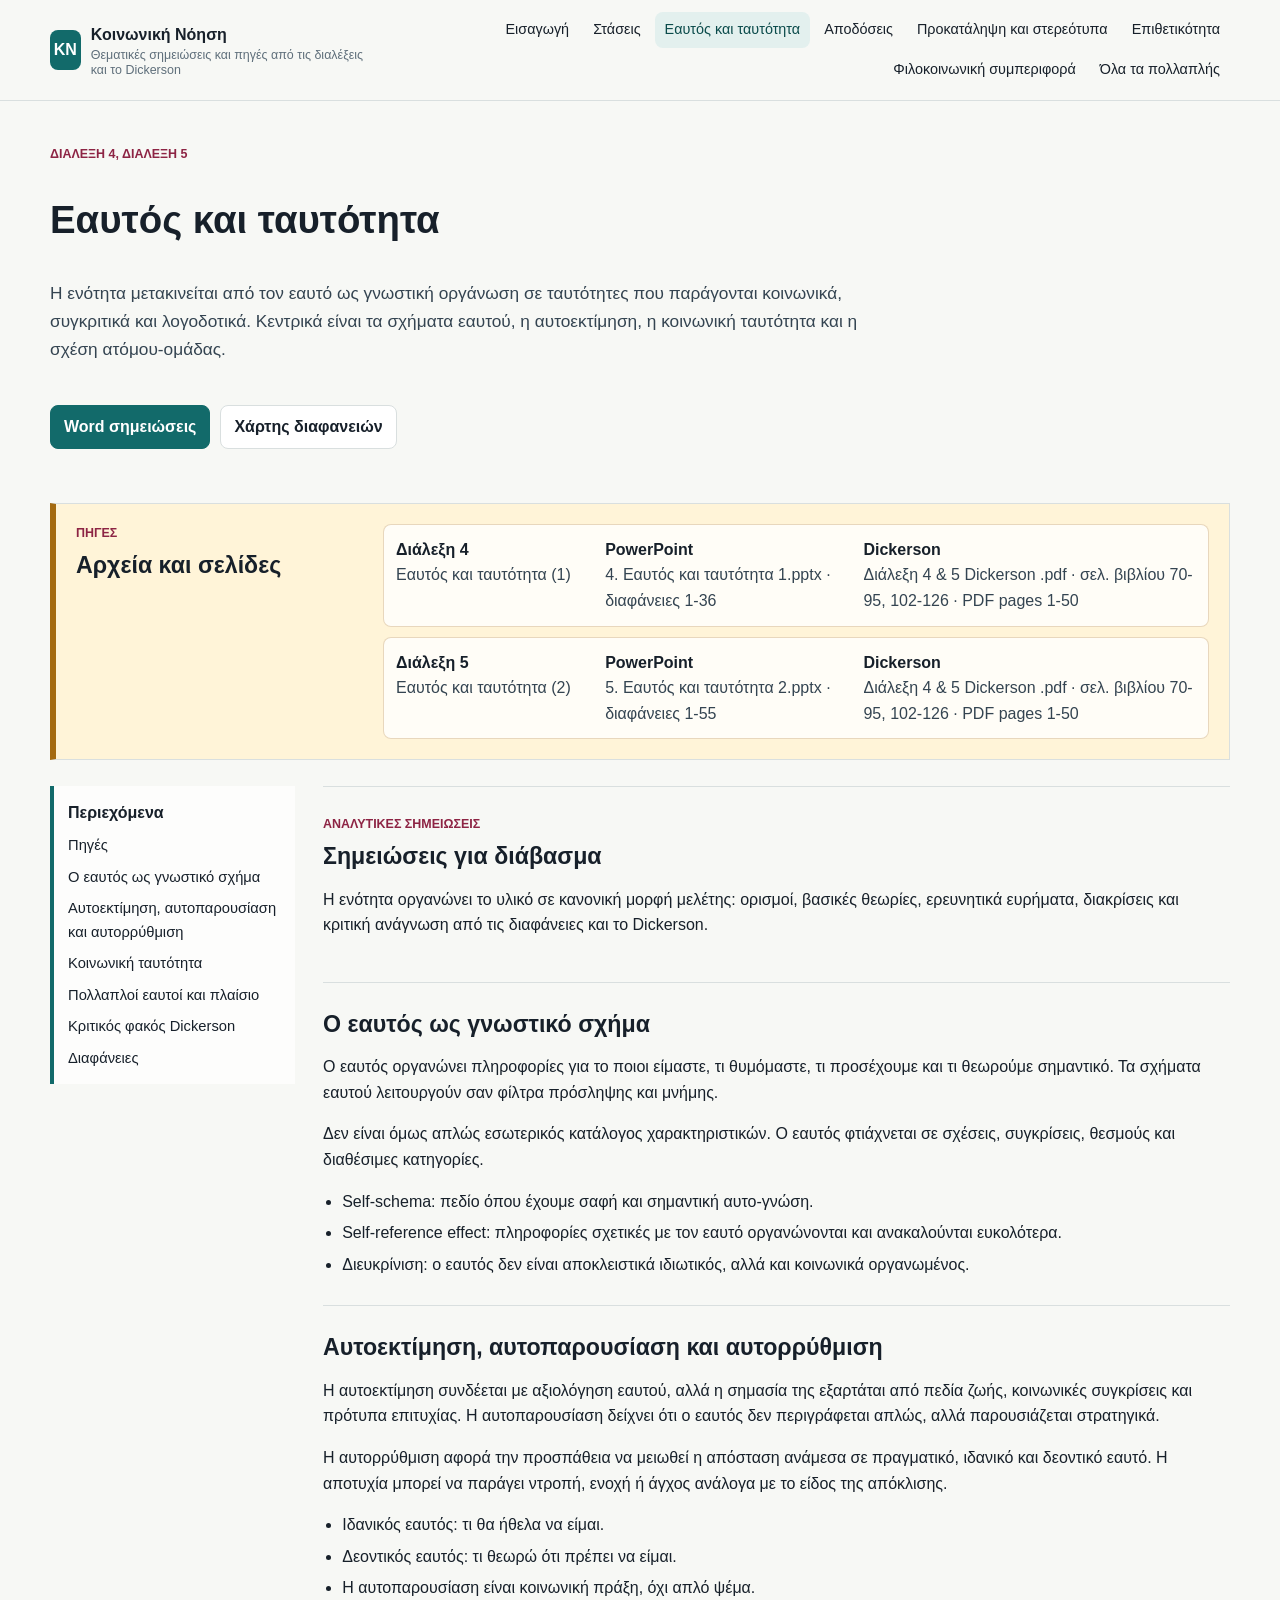
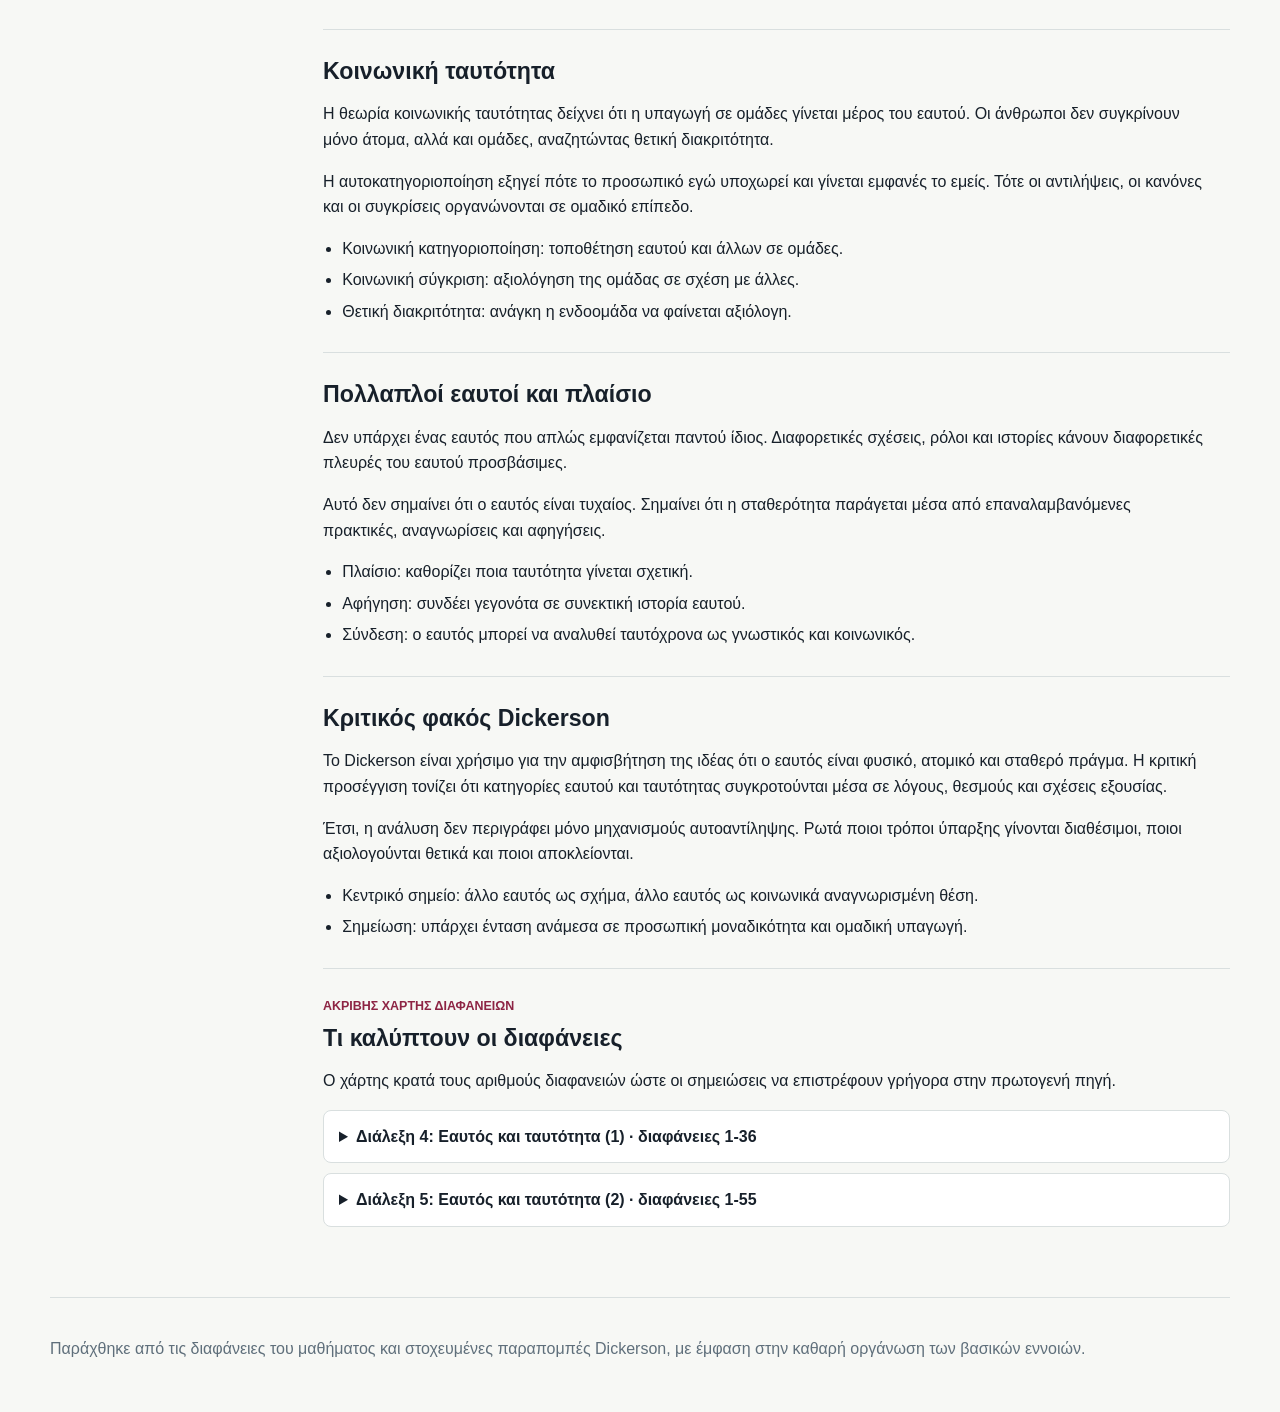
<file: topics/eautos-taytotita.html>
<!doctype html>
<html lang="el" data-base="../">
<head>
  <meta charset="utf-8">
  <meta name="viewport" content="width=device-width, initial-scale=1">
  <title>Εαυτός και ταυτότητα | Κοινωνική Νόηση</title>
  <link rel="stylesheet" href="../assets/styles.css">
</head>
<body>
  <div class="progress" data-progress></div>
  
    <header class="site-header">
      <a class="brand " href="../index.html">
        <span class="brand-mark">ΚΝ</span>
        <span><strong>Κοινωνική Νόηση</strong><small>Θεματικές σημειώσεις και πηγές από τις διαλέξεις και το Dickerson</small></span>
      </a>
      <button class="menu-toggle" type="button" aria-label="Άνοιγμα πλοήγησης" data-menu-toggle>☰</button>
      <nav class="site-nav" data-site-nav>
        <a class="nav-link " href="../topics/eisagogi.html">Εισαγωγή</a>
<a class="nav-link " href="../topics/staseis.html">Στάσεις</a>
<a class="nav-link active" href="../topics/eautos-taytotita.html">Εαυτός και ταυτότητα</a>
<a class="nav-link " href="../topics/apodoseis.html">Αποδόσεις</a>
<a class="nav-link " href="../topics/prokatalipsi-stereotypa.html">Προκατάληψη και στερεότυπα</a>
<a class="nav-link " href="../topics/epithetikotita.html">Επιθετικότητα</a>
<a class="nav-link " href="../topics/filokoinoniki-symperifora.html">Φιλοκοινωνική συμπεριφορά</a>
        <a class="nav-link " href="../exam/multiple-choice.html">Όλα τα πολλαπλής</a>
      </nav>
    </header>
    
  <main>
    
    <section class="topic-hero">
      <p class="eyebrow">Διάλεξη 4, Διάλεξη 5</p>
      <h1>Εαυτός και ταυτότητα</h1>
      <p class="lead">Η ενότητα μετακινείται από τον εαυτό ως γνωστική οργάνωση σε ταυτότητες που παράγονται κοινωνικά, συγκριτικά και λογοδοτικά. Κεντρικά είναι τα σχήματα εαυτού, η αυτοεκτίμηση, η κοινωνική ταυτότητα και η σχέση ατόμου-ομάδας.</p>
      <div class="hero-actions">
        <a class="button primary" href="../downloads/eautos-taytotita.docx">Word σημειώσεις</a>
        <a class="button" href="#slides">Χάρτης διαφανειών</a>
      </div>
    </section>
    
    <section class="source-panel" aria-labelledby="sources">
      <div>
        <p class="eyebrow">Πηγές</p>
        <h2 id="sources">Αρχεία και σελίδες</h2>
      </div>
      <div class="source-list">
            <div class="source-row">
              <div><strong>Διάλεξη 4</strong><span>Εαυτός και ταυτότητα (1)</span></div>
              <div><strong>PowerPoint</strong><span>4. Εαυτός και ταυτότητα 1.pptx · διαφάνειες 1-36</span></div>
              <div><strong>Dickerson</strong><span>Διάλεξη 4 &amp; 5 Dickerson .pdf · σελ. βιβλίου 70-95, 102-126 · PDF pages 1-50</span></div>
            </div>
            
            <div class="source-row">
              <div><strong>Διάλεξη 5</strong><span>Εαυτός και ταυτότητα (2)</span></div>
              <div><strong>PowerPoint</strong><span>5. Εαυτός και ταυτότητα 2.pptx · διαφάνειες 1-55</span></div>
              <div><strong>Dickerson</strong><span>Διάλεξη 4 &amp; 5 Dickerson .pdf · σελ. βιβλίου 70-95, 102-126 · PDF pages 1-50</span></div>
            </div>
            </div>
    </section>
    
    <div class="content-layout">
      <aside class="toc">
        <strong>Περιεχόμενα</strong>
        <a href="#sources">Πηγές</a>
        <a href="#ο-εαυτός-ως-γνωστικό-σχήμα">Ο εαυτός ως γνωστικό σχήμα</a><a href="#αυτοεκτίμηση-αυτοπαρουσίαση-και-αυτορρύθμιση">Αυτοεκτίμηση, αυτοπαρουσίαση και αυτορρύθμιση</a><a href="#κοινωνική-ταυτότητα">Κοινωνική ταυτότητα</a><a href="#πολλαπλοί-εαυτοί-και-πλαίσιο">Πολλαπλοί εαυτοί και πλαίσιο</a><a href="#κριτικός-φακός-dickerson">Κριτικός φακός Dickerson</a>
        <a href="#slides">Διαφάνειες</a>
      </aside>
      <div class="study-content">
        
        <section class="note-section" id="analytical-notes">
          <p class="eyebrow">Αναλυτικές σημειώσεις</p>
          <h2>Σημειώσεις για διάβασμα</h2>
          <p>Η ενότητα οργανώνει το υλικό σε κανονική μορφή μελέτης: ορισμοί, βασικές θεωρίες, ερευνητικά ευρήματα, διακρίσεις και κριτική ανάγνωση από τις διαφάνειες και το Dickerson.</p>
        </section>
        

            <section class="note-section" id="ο-εαυτός-ως-γνωστικό-σχήμα">
              <h2>Ο εαυτός ως γνωστικό σχήμα</h2>
              <p>Ο εαυτός οργανώνει πληροφορίες για το ποιοι είμαστε, τι θυμόμαστε, τι προσέχουμε και τι θεωρούμε σημαντικό. Τα σχήματα εαυτού λειτουργούν σαν φίλτρα πρόσληψης και μνήμης.</p><p>Δεν είναι όμως απλώς εσωτερικός κατάλογος χαρακτηριστικών. Ο εαυτός φτιάχνεται σε σχέσεις, συγκρίσεις, θεσμούς και διαθέσιμες κατηγορίες.</p>
              <ul><li>Self-schema: πεδίο όπου έχουμε σαφή και σημαντική αυτο-γνώση.</li><li>Self-reference effect: πληροφορίες σχετικές με τον εαυτό οργανώνονται και ανακαλούνται ευκολότερα.</li><li>Διευκρίνιση: ο εαυτός δεν είναι αποκλειστικά ιδιωτικός, αλλά και κοινωνικά οργανωμένος.</li></ul>
            </section>
            

            <section class="note-section" id="αυτοεκτίμηση-αυτοπαρουσίαση-και-αυτορρύθμιση">
              <h2>Αυτοεκτίμηση, αυτοπαρουσίαση και αυτορρύθμιση</h2>
              <p>Η αυτοεκτίμηση συνδέεται με αξιολόγηση εαυτού, αλλά η σημασία της εξαρτάται από πεδία ζωής, κοινωνικές συγκρίσεις και πρότυπα επιτυχίας. Η αυτοπαρουσίαση δείχνει ότι ο εαυτός δεν περιγράφεται απλώς, αλλά παρουσιάζεται στρατηγικά.</p><p>Η αυτορρύθμιση αφορά την προσπάθεια να μειωθεί η απόσταση ανάμεσα σε πραγματικό, ιδανικό και δεοντικό εαυτό. Η αποτυχία μπορεί να παράγει ντροπή, ενοχή ή άγχος ανάλογα με το είδος της απόκλισης.</p>
              <ul><li>Ιδανικός εαυτός: τι θα ήθελα να είμαι.</li><li>Δεοντικός εαυτός: τι θεωρώ ότι πρέπει να είμαι.</li><li>Η αυτοπαρουσίαση είναι κοινωνική πράξη, όχι απλό ψέμα.</li></ul>
            </section>
            

            <section class="note-section" id="κοινωνική-ταυτότητα">
              <h2>Κοινωνική ταυτότητα</h2>
              <p>Η θεωρία κοινωνικής ταυτότητας δείχνει ότι η υπαγωγή σε ομάδες γίνεται μέρος του εαυτού. Οι άνθρωποι δεν συγκρίνουν μόνο άτομα, αλλά και ομάδες, αναζητώντας θετική διακριτότητα.</p><p>Η αυτοκατηγοριοποίηση εξηγεί πότε το προσωπικό εγώ υποχωρεί και γίνεται εμφανές το εμείς. Τότε οι αντιλήψεις, οι κανόνες και οι συγκρίσεις οργανώνονται σε ομαδικό επίπεδο.</p>
              <ul><li>Κοινωνική κατηγοριοποίηση: τοποθέτηση εαυτού και άλλων σε ομάδες.</li><li>Κοινωνική σύγκριση: αξιολόγηση της ομάδας σε σχέση με άλλες.</li><li>Θετική διακριτότητα: ανάγκη η ενδοομάδα να φαίνεται αξιόλογη.</li></ul>
            </section>
            

            <section class="note-section" id="πολλαπλοί-εαυτοί-και-πλαίσιο">
              <h2>Πολλαπλοί εαυτοί και πλαίσιο</h2>
              <p>Δεν υπάρχει ένας εαυτός που απλώς εμφανίζεται παντού ίδιος. Διαφορετικές σχέσεις, ρόλοι και ιστορίες κάνουν διαφορετικές πλευρές του εαυτού προσβάσιμες.</p><p>Αυτό δεν σημαίνει ότι ο εαυτός είναι τυχαίος. Σημαίνει ότι η σταθερότητα παράγεται μέσα από επαναλαμβανόμενες πρακτικές, αναγνωρίσεις και αφηγήσεις.</p>
              <ul><li>Πλαίσιο: καθορίζει ποια ταυτότητα γίνεται σχετική.</li><li>Αφήγηση: συνδέει γεγονότα σε συνεκτική ιστορία εαυτού.</li><li>Σύνδεση: ο εαυτός μπορεί να αναλυθεί ταυτόχρονα ως γνωστικός και κοινωνικός.</li></ul>
            </section>
            

            <section class="note-section" id="κριτικός-φακός-dickerson">
              <h2>Κριτικός φακός Dickerson</h2>
              <p>Το Dickerson είναι χρήσιμο για την αμφισβήτηση της ιδέας ότι ο εαυτός είναι φυσικό, ατομικό και σταθερό πράγμα. Η κριτική προσέγγιση τονίζει ότι κατηγορίες εαυτού και ταυτότητας συγκροτούνται μέσα σε λόγους, θεσμούς και σχέσεις εξουσίας.</p><p>Έτσι, η ανάλυση δεν περιγράφει μόνο μηχανισμούς αυτοαντίληψης. Ρωτά ποιοι τρόποι ύπαρξης γίνονται διαθέσιμοι, ποιοι αξιολογούνται θετικά και ποιοι αποκλείονται.</p>
              <ul><li>Κεντρικό σημείο: άλλο εαυτός ως σχήμα, άλλο εαυτός ως κοινωνικά αναγνωρισμένη θέση.</li><li>Σημείωση: υπάρχει ένταση ανάμεσα σε προσωπική μοναδικότητα και ομαδική υπαγωγή.</li></ul>
            </section>
            
        
    <section class="slides-section" id="slides">
      <p class="eyebrow">Ακριβής χάρτης διαφανειών</p>
      <h2>Τι καλύπτουν οι διαφάνειες</h2>
      <p>Ο χάρτης κρατά τους αριθμούς διαφανειών ώστε οι σημειώσεις να επιστρέφουν γρήγορα στην πρωτογενή πηγή.</p>
      
            <details class="slide-outline">
              <summary>Διάλεξη 4: Εαυτός και ταυτότητα (1) · διαφάνειες 1-36</summary>
              <ol class="slide-list"><li id="lecture-4-slide-1"><span class="slide-no">4.1</span><span>Εαυτός και ταυτότητα (1) Διδάσκων: Ευάγγελος Ντόντης</span></li><li id="lecture-4-slide-2"><span class="slide-no">4.2</span><span>Έχετε 2’ για να γράψετε 10-15 λέξεις που περιγράφουν το ποι@ είστε :)</span></li><li id="lecture-4-slide-3"><span class="slide-no">4.3</span><span>Εισαγωγικά ερωτήματα ’Περιστάσεις αυτο-προσδιορισμού ‘Ποιος/α είμαι’; Πώς περιγράφουμε το ποιοι/ες είμαστε; Περιγράφουμε τον πραγματικό μας εαυτό; Μήπως αυτός εντοπίζεται κάπου αλλού; Που ακριβώς; Μήπως ο πραγματικός μας εαυτός αφορά τις ομάδες στις οποίες ανήκουμε και στις ταυτότητες που αναπτύσσου...</span></li><li id="lecture-4-slide-4"><span class="slide-no">4.4</span><span>Μερος 1ο Ιστορία και θεωρητικές διαμάχες</span></li><li id="lecture-4-slide-5"><span class="slide-no">4.5</span><span>Εαυτός και ταυτότητα ο όρος ‘εαυτός’ χρησιμοποιείται με πολλούς διαφορετικούς τρόπους, προσδιορίζοντας πτυχές του ποιος ή τι είναι ή θεωρείται ότι είναι το άτομο Ο εαυτός είναι η εσωτερική, υποκειμενική εμπειρία της συνείδησης και της αυτογνωσίας ο όρος ‘ταυτότητα’ συνήθως αναφέρεται σε οτιδήποτε μπ...</span></li><li id="lecture-4-slide-6"><span class="slide-no">4.6</span><span>William James και ο εαυτός Ο εαυτός δεν είναι μία ενιαία οντότητα, αλλά ένα σύνολο πλευρών που μπορούμε να διακρίνουμε και να μελετήσουμε. Το “Εγώ” (I) Είναι ο ενεργός, βιώνων εαυτός. Η υποκειμενική συνείδηση. Αυτό που παρατηρεί, σκέφτεται, αισθάνεται. Είναι συνεχώς ρέον και μεταβαλλόμενο — η λεγόμε...</span></li><li id="lecture-4-slide-7"><span class="slide-no">4.7</span><span>William James και ο εαυτός Το “Εμένα” (Me) Είναι ο αντικειμενοποιημένος εαυτός, αυτό που μπορούμε να περιγράψουμε ως «ποιος είμαι». Αποτελείται από τρεις βασικές διαστάσεις: Υλικός εαυτός σώμα, ρούχα, υλικά αγαθά, αντικείμενα-προέκταση της ταυτότητάς μας. Κοινωνικός εαυτός πώς μας βλέπουν οι άλλοι, ...</span></li><li id="lecture-4-slide-8"><span class="slide-no">4.8</span><span>Η έννοια του εαυτού Αναστοχαστικότητα : Η ικανότητα μας να σκεφτόμαστε τον εαυτό μας να σκέφτεται Π οιος ειμαι Ποιος θα ήθελα να είμαι Πως θα ήθελα να με βλέπουν οι άλλοι Ιστορικά ρευστή Από παγίωση στην κοινωνική ιεραρχία κατά τον Μεσαίωνα (πχ. Θρησκεία, οικογένεια, κοινωνική θέση, τόπος &amp; σειρά γέ...</span></li><li id="lecture-4-slide-9"><span class="slide-no">4.9</span><span>Η έννοια του εαυτού Προτεσταντική μεταρρύθμιση Προσωπική ερμηνεία της Βίβλου και εξιλέωση Τυπογραφία (1455) Προσωπική πρόσβαση σε ιδέες Ανθρωπισμός και Αναγέννηση Δημιουργικότητα, εκφραστικότητα, εσωτερική αναζήτηση Αστικοποίηση Ταυτότητα ως επάγγελμα, ρόλοι, αυτοπαρουσίαση, επιτεύγματα Εξερεύνηση κ...</span></li><li id="lecture-4-slide-10"><span class="slide-no">4.10</span><span>Η έννοια του εαυτού Έθνη-κράτη, πολιτειότητα, ανθρώπινα δικαιώματα Εκκοσμίκευση Εκπλήρωση σε αυτή και όχι στη μετα θάνατον ζωή Διαφωτισμός Ανατροπή καταπιεστικών καθεστώτων και ικανότητα δημιουργίας διαφορετικών απελευθερωτικών ταυτοτήτων και τρόπων ζωής Ψυχανάλυση Σκέψη και συμπεριφορά μέσω ασυνείδ...</span></li><li id="lecture-4-slide-11"><span class="slide-no">4.11</span><span>Τι είναι ο εαυτός σας; Υπάρχει;</span></li><li id="lecture-4-slide-12"><span class="slide-no">4.12</span><span>Δύο κλασικά ερωτήματα για τον ‘εαυτό’ και την ‘ταυτότητα’ Υπάρχει, άραγε, ένας ‘πυρήνας’ εαυτού; Υπάρχει, δηλαδή, κάτι πέρα από την ατομική μας συλλογή ή ροή εμπειριών; Η ταυτότητά μας προσδιορίζεται, άραγε, κοινωνικά ; Μήπως, δηλαδή, η αίσθηση του ποιοι/ες είμαστε εκπορεύεται από ‘εξωτερικές πηγές’...</span></li><li id="lecture-4-slide-13"><span class="slide-no">4.13</span><span>Υπάρχει, άραγε, ένας ‘πυρήνας’ εαυτού;</span></li><li id="lecture-4-slide-14"><span class="slide-no">4.14</span><span>Ερώτημα 1: Υπάρχει ένας πυρήνας εαυτού; Θέση 1. - Ο εαυτός συνιστά μια ‘ουσία’ η οποία βρίσκεται πάνω και πέρα από τις μυριάδες μεμονωμένες, συνειδητές μας εμπειρίες Ύπαρξη ενός ’ ουσιαστικού εαυτού ’, φορέα / υποκειμένου δράσης και εμπειρίας Thomas Reid [18ος αιώνας]. « Δεν είμαι σκέψη, δεν είμαι δ...</span></li><li id="lecture-4-slide-15"><span class="slide-no">4.15</span><span>Ερώτημα 1: Υπάρχει ένας πυρήνας εαυτού; Descartes &quot;σκέφτομαι, άρα υπάρχω&quot; - υποδηλώνει ένα σκεπτόμενο υποκείμενο. Ο εαυτός είναι η ουσία της σκέψης και της ύπαρξης. Θεωρία του εγώ Υπάρχει ένα κεντρικό υποκείμενο υπάρχει μια μονάδα που «σκέφτεται», «βιώνει» και «αισθάνεται» αυτό το υποκείμενο είναι ο...</span></li><li id="lecture-4-slide-16"><span class="slide-no">4.16</span><span>Ερώτημα 1: Υπάρχει ένας πυρήνας εαυτού; Θέση 2. David Hume [18ος αιώνας]. « Ποτέ, σε καμιά στιγμή, δεν μπορώ να συλλάβω τον εαυτό μου εκτός αντίληψης, και ποτέ δεν μπορώ να παρατηρήσω οτιδήποτε πέραν αυτής ». Θεωρία της δέσμης . Δεν υπάρχει κάποιος ενιαίος , μόνιμος εαυτός που παραμένει ίδιος στον χ...</span></li><li id="lecture-4-slide-17"><span class="slide-no">4.17</span><span>Θεωρία της δέσμης (cont’) Οι αντιλήψεις συνδέονται μεταξύ τους μέσω: ομοιότητας (similarity) συνάφειας (contiguity) αιτιότητας (cause-effect) Η φαντασία μας δημιουργεί την ψευδαίσθηση ότι υπάρχει ενιαία ταυτότητα/ιστορία Η μνήμη παίζει μεγάλο ρόλο: Ενώνει παρελθοντικά και παροντικά γεγονότα . Δημιου...</span></li><li id="lecture-4-slide-18"><span class="slide-no">4.18</span><span>Ερώτημα 1: Υπάρχει ένας πυρήνας εαυτού; William James : ροή συνείδησης – συνεχής, αδιάκοπη και δυναμική φύση της ανθρώπινης συνείδησης. Η συνείδηση δεν αποτελείται από μεμονωμένα, στατικά στοιχεία, αλλά είναι μια ρέουσα διαδικασία , παρόμοια με ποτάμι ή ρεύμα. η σκέψη είναι αισθητά συνεχής, δηλαδή δ...</span></li><li id="lecture-4-slide-19"><span class="slide-no">4.19</span><span>Ερώτημα 1: Υπάρχει ένας πυρήνας εαυτού; … και η σημασία της αφήγησης Dennett [1991] «Οι ιστορίες μας υφαίνονται , αλλά ως επί το πλείστον δεν τις υφαίνουμε εμείς . Εκείνες μας υφαίνουν . Η ανθρώπινη συνείδησή μας και η αφηγηματική υπόσταση του εαυτού μας είναι το προϊόν και όχι η πηγή τους». O εαυτό...</span></li><li id="lecture-4-slide-20"><span class="slide-no">4.20</span><span>H σημασία της αφήγησης (cont’) Ο Dennett υποστηρίζει ότι ο εαυτός είναι: μια κατασκευή που βοηθά στην οργάνωση των εμπειριών μας. ένα αφηγηματικό κέντρο βαρύτητας (narrative center of gravity) ένα “ κενό σημείο αναφοράς ” Όπως το κέντρο βαρύτητας ενός αντικειμένου δεν είναι πραγματικό υλικό σημείο α...</span></li><li id="lecture-4-slide-21"><span class="slide-no">4.21</span><span>H σημασία της αφήγησης (cont’) Δεν υπάρχει «βασική» εσωτερική οντότητα - Σε αντίθεση με άλλες θεωρίες Δεν υπάρχει καρτεσιανό «εγώ» που βρίσκεται στο κέντρο των εμπειριών. Δεν υπάρχει «παρατηρητής μέσα στον νου» που «βλέπει» ή «βιώνει» την εμπειρία. Υπάρχει το αποτέλεσμα αλληλεπιδράσεων πολλών παράλλ...</span></li><li id="lecture-4-slide-22"><span class="slide-no">4.22</span><span>H σημασία της αφήγησης (cont’) Η αφήγηση δημιουργεί ταυτότητα Η προσωπική ταυτότητα δεν ανακαλύπτεται αλλά κατασκευάζεται οργανώνει τη μνήμη δίνει νόημα στο παρελθόν μας επιτρέπει να σχεδιάζουμε το μέλλον προσφέρει αίσθηση συνέχειας λειτουργεί κοινωνικά (π.χ. εξήγηση πράξεων, σχέσεων, στόχων). Η θεω...</span></li><li id="lecture-4-slide-23"><span class="slide-no">4.23</span><span>Είναι η ταυτότητά μας κοινωνικό δημιούργημα;</span></li><li id="lecture-4-slide-24"><span class="slide-no">4.24</span><span>Άτομο και συλλογικότητα Εαυτός ως η επιτομή της ατομικότητας, ή… Είμαι… Έλληνας, από τον Βόλο, gamer, μουσικός, κοινωνικός ψυχολόγος, φαν της F1 Ένδειξη ύπαρξης συλλογικού εαυτού; Διαφωνία: ‘άτομα σε αλληλεπίδραση’ ή κοινωνικές ομάδες; Μέσα στην ΚΨ αλλά ανάμεσα στην ΚΨ και άλλες επιστήμες</span></li><li id="lecture-4-slide-25"><span class="slide-no">4.25</span><span>Πρώιμη θέαση Εθνοψυχολογία (Völkerpsychologie) του Wundt: μελέτη συλλογικών φαινομένων (γλώσσα, θρησκεία, μύθοι, έθιμα) που δεν κατανοούνται μέσω της ατομικής ψυχολογίας Ο εαυτός διαμορφώνεται μέσα από γλώσσα , κουλτούρα , σύμβολα . Ο εαυτός δεν είναι μόνο ατομικός Εχει κοινωνικές και πολιτισμικές ρ...</span></li><li id="lecture-4-slide-26"><span class="slide-no">4.26</span><span>Ο εαυτός στον Gustave Le Bon Παθολογικοποίηση συλλογικού εαυτού (πχ. Λε Μπον) Ατομικός εναντίον συλλογικού εαυτού Για τον Le Bon, σε ατομικό επίπεδο κάθε άνθρωπος διαθέτει: ένα σταθερό σύνολο χαρακτηριστικών μια προσωπική ηθική μια αίσθηση ορθολογικότητας και μια διακριτή προσωπικότητα Αυτός ο ατομι...</span></li><li id="lecture-4-slide-27"><span class="slide-no">4.27</span><span>Ο εαυτός στον Gustave Le Bon Ο εαυτός μέσα στο πλήθος: «απώλεια της ατομικής προσωπικότητας» Το άτομο χάνει τον «συνειδητό εαυτό» του. Γίνεται ανώνυμο, νιώθει παντοδυναμία και ατιμωρησία Σκέφτεται με βάση ένστικτα, όχι λογική Χάνει την ικανότητα ορθολογικής και ηθικής κρίσης. Η προσωπικότητά διαλύετ...</span></li><li id="lecture-4-slide-28"><span class="slide-no">4.28</span><span>Μετά τον Le Bon Από τον Allport… F. Allport (1924): «Δεν υπάρχει ψυχολογία των ομάδων που να μην είναι ουσιαστικά και απόλυτα μια ψυχολογία των ατόμων» «Ο Λε Μπον δεν κατάφερε να συνειδητοποιήσει ότι… δεν ήταν το « συλλογικό μυαλό » ή η «παρόρμηση» που εισέβαλε στη Βαστίλη και εκτέλεσε δεκάδες αριστ...</span></li><li id="lecture-4-slide-29"><span class="slide-no">4.29</span><span>Ύστερες θεωρήσεις του εαυτού Στην μοντέρνα εννοιολόγηση του εαυτού Sherif : εαυτός διαμορφώνεται μέσω εσωτερίκευσης ομαδικών κανόνων. Ο εαυτός είναι κοινωνικά καθοδηγούμενος. Οι κανόνες της ομάδας γίνονται προσωπικές πεποιθήσεις. Η ομαδική ταυτότητα έχει σταθεροποιητική δύναμη στις ατομικές κρίσεις....</span></li><li id="lecture-4-slide-30"><span class="slide-no">4.30</span><span>Σ υμβολική αλληλεπίδραση Η θεωρία της συμβολικής αλληλεπίδρασης και η καταγωγική της συσχέτιση με την ΚΨ Kοινωνιολογική προσέγγιση που εστιάζει στον τρόπο με τον οποίο τα άτομα δημιουργούν νόημα μέσω κοινωνικών αλληλεπιδράσεων και κοινών συμβόλων (γλώσσα, χειρονομίες, αντικείμενα). Οι άνθρωποι ενεργ...</span></li><li id="lecture-4-slide-31"><span class="slide-no">4.31</span><span>Συμβολική αλληλεπίδραση Cooley (1902). Ο εαυτός ως άρρηκτα συνδεδεμένος με το [κοινωνικό] σύνολο Αυτοαντίληψη, προσωπικότητα και ταυτότητα διαμορφώνονται μέσω της κοινωνικής αλληλεπίδρασης και της φαντασίας για το πώς μας αντιλαμβάνονται οι άλλοι. Κατοπτρικός εαυτός - φανταζόμαστε πως μας αντιλαμβάν...</span></li><li id="lecture-4-slide-32"><span class="slide-no">4.32</span><span>Συμβολική αλληλεπίδραση Herbert Blumer &amp; η συμβολική φύση του εαυτού Ύπαρξη εαυτού επειδή οι άνθρωποι: δρουν με βάση κοινωνικά νοήματα τα νοήματα αναδύονται από γλώσσα και κοινωνική αλληλεπίδραση τα άτομα ερμηνεύουν ενεργά τα κοινωνικά σύμβολα Εαυτός ως συμβολικό σύστημα που δημιουργείται και επαναπ...</span></li><li id="lecture-4-slide-33"><span class="slide-no">4.33</span><span>Πυρήνες και υπο-ταυτότητες Rossan (1987). Διάκριση ανάμεσα στις έννοιες ‘πυρήνας ταυτότητας’ και ‘ υπο-ταυτότητα ’. ‘ Υπο-ταυτότητα ’. Συγκεκριμένη ταυτότητα, προκύπτει από μια συγκεκριμένη σχέση ρόλων. ‘ Πυρήνας ταυτότητας ’. Σχετικά σταθερή αίσθηση για το ποιος/α είμαι. Διαμορφώνεται από τα επαναλ...</span></li><li id="lecture-4-slide-34"><span class="slide-no">4.34</span><span>Παράδοση της συμβολικής αλληλεπίδρασης: ταυτότητά ως παράγωγο των δικτύων σχέσεων μέσα στα οποία είμαστε βυθισμένοι/ες και των πληροφοριών που παίρνουμε από τους άλλους για το ποιοι/ες είμαστε. Μήπως ισχύει [και] το αντίστροφο ; Μήπως η ταυτότητά μας είναι που μας οδηγεί να υιοθετούμε ρόλους που είν...</span></li><li id="lecture-4-slide-35"><span class="slide-no">4.35</span><span>Μήπως είναι ζήτημα ερμηνείας ερευνητικών δεδομένων; Μήπως η αναφορά στις αντιλήψεις των άλλων για μας ‘επιτελεί’ συγκεκριμένο διαδραστικό έργο; Μήπως δεν είναι καλή ιδέα να εστιάζουμε σε οποιουδήποτε τύπου ‘εσωτερικές ταυτότητες’ παρά μόνο σε ταυτοτικές επιτελέσεις; Βλ. Ανάλυση λόγου, ανάλυση συνομι...</span></li><li id="lecture-4-slide-36"><span class="slide-no">4.36</span><span>Τέλος 1ου μέρους :)</span></li></ol>
            </details>
            
            <details class="slide-outline">
              <summary>Διάλεξη 5: Εαυτός και ταυτότητα (2) · διαφάνειες 1-55</summary>
              <ol class="slide-list"><li id="lecture-5-slide-1"><span class="slide-no">5.1</span><span>Εαυτός και ταυτότητα (2) Διδάσκων: Ευάγγελος Ντόντης</span></li><li id="lecture-5-slide-2"><span class="slide-no">5.2</span><span>Σχήματα και εαυτός</span></li><li id="lecture-5-slide-3"><span class="slide-no">5.3</span><span>Σχήματα και εαυτός Ερευνητικό ρεύμα Εντάσσεται στο ρεύμα σκέψης της κοινωνικής νόησης Επικέντρωση στις ιδέες και στις έννοιες για τον εαυτό μας και στο πώς αυτές διαμορφώνουν τη σκέψη μας για μας και τους άλλους Δυναμική εννοιολόγηση του εαυτού Πέρα από μια απλοική, ντετερμινιστική ιδέα του εαυτού Δ...</span></li><li id="lecture-5-slide-4"><span class="slide-no">5.4</span><span>Σχήματα και εαυτός Σχήμα νοητική δομή που αναπαριστά γνώση για μια έννοια ή τύπο ερεθίσματος συμπεριλαμβάνει χαρακτηριστικά του και σχέσεις μεταξύ χαρακτηριστικών αποτελεί ένα σύνολο αλληλοσχετιζόμενων γνωστικών στοιχείων (σκέψεις, πεποιθήσεις, στάσεις) που επιτρέπουν να βγάζουμε γρήγορα νόημα για ά...</span></li><li id="lecture-5-slide-5"><span class="slide-no">5.5</span><span>Σχήματα και εαυτός Η έρευνα για τα σχήματα στηρίζεται στην έρευνα για την κατηγοριοποίηση (βλ. Tajfel, 1969) Κατηγοριοποίηση : Τρόπος σκέψης για ανθρώπους ή αντικείμενα στη βάση κοινών ομαδοποιήσεων ή κατηγοριών. Επιτάχυνση γνωστικής επεξεργασίας Βολική αλλά… ανακριβής (πχ. Βλέπουμε κατηγορίες και ό...</span></li><li id="lecture-5-slide-6"><span class="slide-no">5.6</span><span>Σχήματα εαυτού Markus (1977): Τα συλλεχθέντα γνωστικά στοιχεία αποτελούν σημαντικό μέρος της γνωστικής αναπαράστασης του εαυτού. Συλλογή γνωστικών στοιχείων ή/και ιδεών που έχει ένα άτομο για τον εαυτό του/της - σταθερές γνωσιακές δομές Είναι εξειδικευμένα (π.χ. “είμαι ανεξάρτητος”, “κοινωνικός”, “κ...</span></li><li id="lecture-5-slide-7"><span class="slide-no">5.7</span><span>Παραδείγματα Παράδειγμα 1 – “Είμαι καλός φοιτητής” Το άτομο είναι πιο πιθανό να: θυμάται επιτυχίες ξεχνά αποτυχίες πιστεύει λανθασμένες πληροφορίες περί «καλών επιδόσεων» επειδή ταιριάζουν στο σχήμα. Παράδειγμα 2 – “Είμαι θύμα/αδικημένος” Το άτομο: Εστιάζει υπερβολικά σε αδικίες παρερμηνεύει ουδέτερ...</span></li><li id="lecture-5-slide-8"><span class="slide-no">5.8</span><span>Σχηματικές και ασχηματικές διαστάσεις Οι γνωστικές διαστάσεις στις οποίες στηριζόμαστε στην κατανόηση και περιγραφή του εαυτού μας ονομάζονται ‘σχηματικές’ Π.χ. μουσικές, αθλητικές ή στυλιστικές προτιμήσεις, πολιτικές πεποιθήσεις κ.ο.κ. ΄Ασχηματικές’ διαστάσεις ονομάζονται εκείνες στις οποίες –τυπικ...</span></li><li id="lecture-5-slide-9"><span class="slide-no">5.9</span><span>Σχηματικές και ασχηματικές διαστάσεις Οι σχηματικές και ασχηματικές διαστάσεις επηρεάζουν τον τρόπο με τον οποίο επεξεργαζόμαστε πληροφορίες για τον εαυτό μας και τους άλλους Π.χ. ταχύτητα και ευκολία επεξεργασίας Π.χ. τύπος κρίσεων για τους άλλους Markus &amp; Wurf (1987) ‘οι άνθρωποι τείνουν να κρίνου...</span></li><li id="lecture-5-slide-10"><span class="slide-no">5.10</span><span>Δυναμική έννοια του εαυτού “ Αυτό που ξεκίνησε ως μια φαινομενικά ενική, στατική, συμπαγής οντότητα έχει μετατραπεί σε μια πολυδιάστατη , πολυπρισματική και δυναμική δομή, η οποία εμπλέκεται συστηματικά σε όλες τις πτυχές της επεξεργασίας των κοινωνικών πληροφοριών ” (Markus &amp; Wurf, 1987). Η έννοια ...</span></li><li id="lecture-5-slide-11"><span class="slide-no">5.11</span><span>Δυναμική έννοια του εαυτού Η «δεξαμενή» εννοιών του εαυτού περιλαμβάνει όχι μόνο πραγματικούς αλλά και πιθανούς εαυτούς : «τους εαυτούς που κάποιος θα ήθελε να είναι ή φοβάται να γίνει» (Markus και Wurf, 1987) Πχ. Κάποιος ως μελλοντικά πετυχημένος vs. αποτυχημένος Πχ. Κάποιος που δεν θα ήθελε να γίν...</span></li><li id="lecture-5-slide-12"><span class="slide-no">5.12</span><span>Δυναμική έννοια εαυτού – η ενεργή έννοια εαυτού αντλείται από μια μεγαλύτερη «δεξαμενή» πιθανών αναπαραστάσεων του εαυτού</span></li><li id="lecture-5-slide-13"><span class="slide-no">5.13</span><span>Δυναμική έννοια του εαυτού Εννοιολόγηση εα υτού → συν αισθηματικά αποτελέσματα Η ενεργή έννοι α του εαυτού και η θυμική κατάσταση λειτουργούν ενισχυτικά η μια προς την άλλη Οι α λληλε πιδράσεις μας με άλλους όχι μόνο διαμορφώνονται από την έννοια του εαυτού μας αλλά και διαμορφώνουν την ενεργή έννοι...</span></li><li id="lecture-5-slide-14"><span class="slide-no">5.14</span><span>Εαυτός και συναίσθημα</span></li><li id="lecture-5-slide-15"><span class="slide-no">5.15</span><span>Εαυτός και θυμική κατάσταση Θυμική κατάσταση Το κομμάτι του εαυτού που σχετίζεται με το συναίσθημα, τις επιθυμίες, τις παρορμήσεις, την αυτοεκτίμηση, τα κίνητρα για αυτοεξύψωση, αυτοεκτίμηση, αυτογνωσία κτλ.</span></li><li id="lecture-5-slide-16"><span class="slide-no">5.16</span><span>Αυτεπίγνωση και θυμική κατάσταση Ικανότητα επίγνωσης του εαυτου εως αν να ήταν αντικείμενο (Duval &amp; Wicklund, 1972) - κατ ιδίαν εαυτός και δημόσιος εαυτός Σύγκριση με το πως θα θέλαμε ή θα έπρεπε να είμαστε (ιδανικός εαυτός) Αναστοχασμός → αρνητικό θυμικό (αν υπάρχει αίσθηση ανεπάρκειας) Εσωτερική ε...</span></li><li id="lecture-5-slide-17"><span class="slide-no">5.17</span><span>Αυτεπίγνωση και θυμική κατάσταση Όμως… η διάθεση μπορεί να προκαλέσει διαφορετική αυτοεστίαση (Sedikides &amp; Green, 2000) Αρνητική → προσανατολισμός αποφυγής κόσμου → εσωτερική εστίαση Θετική → Συσχετιστικός &amp; διαχυτικός προσανατολισμός → Εξωτερική εστίαση Πχ. Απόρριψη πρόσκλησης → αίσθημα αποφυγής → ...</span></li><li id="lecture-5-slide-18"><span class="slide-no">5.18</span><span>Αυτοσύγκριση Τύποι αποκλίσεων εαυτών &amp; διακριτές θυμικές αποκρίσεις (Higgins, 1987) Απόκλιση μεταξύ πραγματικού και δεοντικού (‘ πρέπει να είμαι’) Απόκλιση μεταξύ πραγματικού και ιδανικού (‘ θέλω να είμαι’) Πραγματικός vs δεοντικός → Κοινωνικό άγχος, απειλή Πραγματικός vs ιδανικός → Κατάθλιψη, δυσαρ...</span></li><li id="lecture-5-slide-19"><span class="slide-no">5.19</span><span>Αυτοσύγκριση Sedikides (1993): Κίνητρ α κινητοποίησης διερεύνησης/αλλαγής εαυτού Πχ . μεγ αλύτερη αυτογνωσία, αυτοεπιβεβαίωση, αυτοεξύψωση Πειράμ ατα επιλογής ερωτήσεων από λίστα και σύνταξη προσωπικών ερωτήσεων για τον εαυτό τους Απ οτέλεσμ α : Θέση ερωτημάτων των οποίων οι απαντήσεις θα ήταν θετικ...</span></li><li id="lecture-5-slide-20"><span class="slide-no">5.20</span><span>Αυτοσύγκριση Αν κύριο μέλημ α είναι η αυτοεξύψωση, πως διατηρείται; Συνήθως σύγκριση ‘ π ρος τα κάτω ’ &amp; επιβεβα ίωση θετικών στοιχείων Πα ρόλ α αυτά, αύξηση αυτοεκτίμησης ακόμα και μέσω επιτυχίας άλλων (κοινωνικός αναστοχασμός, Tesser 1988) - πως ;</span></li><li id="lecture-5-slide-21"><span class="slide-no">5.21</span><span>Αυτοσύγκριση Μοντέλο διατήρησης αξιολόγησης του εαυτού (Tesser, 1988) Οι επιτυχίες και οι συμπεριφορές άλλων ανθρώπων επηρεάζουν την αυτοεκτίμησή μας, ιδιαίτερα όταν αυτοί οι άνθρωποι είναι κοντά μας. Διαδικασία της αντανάκλασης «Λουζόμαστε στη δόξα» των άλλων όταν ένα κοντινό μας άτομο επιτυγχάνει ...</span></li><li id="lecture-5-slide-22"><span class="slide-no">5.22</span><span>Αυτοσύγκριση Δι αδικασία της σύγκρισης Ότ αν κάποιος κοντινός μας άνθρωπος επιτυγχάνει σε έναν τομέα που είναι σημαντικός για την αυτο-ταυτότητά μας, μπορεί να νιώσουμε απειλή. Η επ ιτυχί α του μπορεί να μειώσει την αυτοεκτίμησή μας, επειδή αναδεικνύει τη σχετική μας υστέρηση. Πότε επ ικρ ατεί η σύγ...</span></li><li id="lecture-5-slide-23"><span class="slide-no">5.23</span><span>Αυτοσύγκριση Στρατηγικές αυτοσύγκρισης σε συνθήκες υψηλής συνάφειας και χαμηλών ικανοτήτων (Tesser, 1988) Υπερτονισμός δυνατοτήτων επιτυχημένου προσώπου (πχ. “Μοναδικό ταλέντο, αξεπέραστη μεγαλοφυία”) Αλλαγή στόχου σύγκρισης (“παραμένω καλύτερος από τους υπόλοιπους στην ομάδα”) Αποστασιοποίηση από σ...</span></li><li id="lecture-5-slide-24"><span class="slide-no">5.24</span><span>Αυτοαξιολόγηση και αυτοεπαλήθευση Αυτο αξιολόγηση : Επιθυμία για ακριβή και έγκυρη πληροφόρηση για τον εαυτό Κίνητρο α υτο αξιολόγησης ανεξαρτήτως του πόσο ευχάριστη ή δυσάρεστη μπορεί να είναι η αλήθεια Αυτοε παλήθευση : Ανάγκη για επιβεβαίωση υπάρχουσας γνώσης Επιβεβα ίωση θετικής α λλά και α ρνητ...</span></li><li id="lecture-5-slide-25"><span class="slide-no">5.25</span><span>Αυτοεκτίμηση Κίνητρο προς αυτοεξύψωση, να σκεφτόμαστε θετικά για τους εαυτούς μας Τριάδα αυτοεξύψωσης (Sedikides &amp; Gregg (2003) Η τάση να: Υπερεκτιμάμε τα καλά μας στοιχεία Υπερεκτιμάμε τον έλεγχο μας πάνω στα γεγονότα Να είμαστε παράδοξα αισιόδοξοι Πχ. Φοιτητές στο κατώτατο 12% των βαθμών πίστευαν ...</span></li><li id="lecture-5-slide-26"><span class="slide-no">5.26</span><span>Αυτοεκτίμηση Αυτοαντιληπτική μεροληψία θετικότητας ως ψυχολογικά προσαρμοστική Όμως εξαιρετικά διογκωμένη θετικότητα προκαλεί αποστροφή σε άλλους Είναι μη προσαρμοστική - ανάγκη για ακρίβεια Επιδίωξη αυτοεκτίμησης ως προσαρμοστική και οικουμενική - παρόλα αυτά διαφέρει πολιτισμικά Ιαπωνία: συλλογικό...</span></li><li id="lecture-5-slide-27"><span class="slide-no">5.27</span><span>Αυτορρύθμιση του εαυτού Απ οκλίσεις μετ αξύ πραγματικού, ιδανικού και δεοντικού εαυτου οδηγούν σε ανάγκη για μείωση ασυνέπειας → αυτορρύθμιση Αυτορρύθμιση : τρο ποποίηση αποκρίσεων ώστε αυτές να ευθυγραμιστούν με τα κοινωνικά επιθυμητά πρότυπα σκέψης, συναισθημάτων, και συμπεριφορών (DeWall et al., ...</span></li><li id="lecture-5-slide-28"><span class="slide-no">5.28</span><span>Αυτορρύθμιση του εαυτού Αυτορρύθμιση και θυμικό Αίσθηση κοινωνικού απ οκλεισμού → μειωμένη ικ ανότητα αυτορρύθμισης (πχ. Ανθυγιεινή δι ατροφή, μειωμένη συγκέντρωση) / β ελτίωση μέσω πα ροχής κινήτρων (πχ. οικονομικά ) (Baumeister et al., 2005) Υλιστικές α ξίες , α υτορρύθμιση , και υπ ερκ ατανάλωση ...</span></li><li id="lecture-5-slide-29"><span class="slide-no">5.29</span><span></span></li><li id="lecture-5-slide-30"><span class="slide-no">5.30</span><span>Θεωρία ρυθμιστικής επικέντρωσης (Higgins, 1997) Σύστημ α προώθησης Επ ίτευξη των στόχων και ιδ ανικών Ευ αισθησία σε παρουσία ή απουσία θετικών γεγονότων Υιοθέτηση στρ ατηγικών μέσων προσέγγισης (πχ. Τρό ποι βελτίωσης βαθμών, αντιμετώπισης εμποδίων κτλ) Σύστημ α αποτροπής Επ ίτευξη κα θηκόντων και υ...</span></li><li id="lecture-5-slide-31"><span class="slide-no">5.31</span><span>Θεωρία ρυθμιστικής επικέντρωσης (Higgins, 1997) Σύστημ α προώθησης ή αποτροπής ως ατομική διαφορά από την παιδική ηλικία Προώθηση επιβ ρά βευση για καλές συμπεριφορές και απουσία επιβράβευσης για κακές έμπνευση σε θετικά πρότυπα με στρατηγικές προς επιτυχία υψηλά κίνητρα και επιμονή θετικές στάσεις ...</span></li><li id="lecture-5-slide-32"><span class="slide-no">5.32</span><span>Κριτικές Μεθοδολογικα , ευρεία χρήση ερωτηματολογίων - Όχι αναγκαστικά προβληματικό, αλλά… Εαν δεν μπορούν/δεν θέλουν να είναι ειλικρινείς προς τους ίδιους ή τους ερευνητές; Αν ο εαυτός είναι μεταβλητός και ρευστός, τότε τι μετράμε; Η εικόνα συνοχής ίσως είναι ψευδής και αποτέλεσμα των εργαλείων μας...</span></li><li id="lecture-5-slide-33"><span class="slide-no">5.33</span><span>Πολιτισμικά πλαίσια και εαυτός</span></li><li id="lecture-5-slide-34"><span class="slide-no">5.34</span><span>Πολιτισμικά πλαίσια και έννοια του εαυτού Markus &amp; Kitayama (1991): Το πολιτισμικό πλαίσιο διαμορφώνει τα χαρακτηριστικά που θεωρούμε ως πιο συναφή με το σχήμα εαυτού μας … και αντίστοιχα επηρεάζει τις γνωστικές διεργασίες που επιτελούμε με βάση το σχήμα αυτό Διάκριση : Δύση / Ανατολή Δύση : κύριο σ...</span></li><li id="lecture-5-slide-35"><span class="slide-no">5.35</span><span>Πολιτισμικά πλαίσια και έννοια του εαυτού Δύση : κύριο στοιχείο του εα υτού η α νεξ αρτησία Αν απαραστάσεις εαυτού που τονίζουν ‘τις επιθυμίες , τις προτιμήσεις , τις ιδιότητες ή τις ικανότητες του ατόμου’ Πχ . Είμ αι δημιουργικός, ευγενικός κτλ Αυτές οι αναπαρα στάσεις π ροκρίνοντ αι στις ‘ αυτο-δι...</span></li><li id="lecture-5-slide-36"><span class="slide-no">5.36</span><span>Πολιτισμικά πλαίσια και έννοια του εαυτού Ανατολή : κύριο στοιχείο του εαυτού η αλληλεξάρτηση Οι συσχετιστικές εννοιολογήσεις του εαυτού έχουν τη μεγαλύτερη σημασία Πχ. Είμαι καλός γείτονας Οι ατομικές ποιότητες δεν αποτελούν ‘ιδιοκτησία’ του ατόμου αλλά χαρακτηριστικά ενός κοινωνικά τοποθετημένου ε...</span></li><li id="lecture-5-slide-37"><span class="slide-no">5.37</span><span>Πολιτισμικά πλαίσια και έννοια του εαυτού Επ εξεργ ασία ερεθισμάτων Δι αφορετική απόκριση σε ερεθίσματα που σχετίζονται με σχήμα εαυτού Αυξημένη ευ αισθησία, προσοχή, ταχύτητα επεξεργασίας Αλληλεξάρτηση : λε πτομερέστερη και ταχύτερη επεξεργασία ερεθισμάτων που αφορούν σημαντικούς άλλους Θυμικές α ν...</span></li><li id="lecture-5-slide-38"><span class="slide-no">5.38</span><span>Πολιτισμικά πλαίσια και έννοια του εαυτού Ο εα υτός ορίζετ αι από τις σχέσεις του ατόμου μέσα στον περίγυρο του, που συχνά προερχονται απο τα συγγενικά δίκτυα, και στηρίζονται στις πολιτισμικές αξίες της αφοσίωσης των παιδιών προς τους γονείς, της πίστης, της αξιοπρέπειας, και της ακεραιότητας (Gao,...</span></li><li id="lecture-5-slide-39"><span class="slide-no">5.39</span><span>Κριτικές Edward Sampson – Η κριτική στην “α τομικιστική ” Δύση και η έννοι α του “σχεσιακού εαυτού” Τα δυτικά συστήμ ατα σκέψης: π ροωθούν έν αν εαυτό που είναι ανεξάρτητος, αυτάρκης και προτεραιοποιεί την προσωπική επίδοση. Αυτό απ οτελεί ιστορικό και π ολιτισμικό κατα σκεύ ασμα, όχι καθολικό ανθρώ...</span></li><li id="lecture-5-slide-40"><span class="slide-no">5.40</span><span>Παράδειγμα Σε κά ποιους πολιτισμούς (π.χ. Μαλα ισί α), η επιτυχία ή η συνεισφορά: δεν απ οδίδετ αι μόνο στο άτομο α λλά στους ρόλους και στις α μοι βαίες συμβολές . Το πα ράδειγμ α των ανταλλαγών: “Μπ ρά βο για το ταξίδι” – “Μπράβο που έμεινες πίσω” μη -α τομικιστική κατα νόηση δράσης . Η δυτική ένν...</span></li><li id="lecture-5-slide-41"><span class="slide-no">5.41</span><span>Κριτικές προσεγγίσεις</span></li><li id="lecture-5-slide-42"><span class="slide-no">5.42</span><span>Erving Goffman The Presentation of Self in Everyday Life (1959). Τα άτομα συμμετέχουν συνεχώς σε λεκτικές και μη λεκτικές πράξεις σχεδιασμένες ώστε να διαχειρίζονται τις εντυπώσεις που δίνουν στους άλλους Οι πράξεις αυτές μεταδίδουν πώς αντιλαμβανόμαστε την κατάσταση , και πως αντιλαμβανόμαστε τον ε...</span></li><li id="lecture-5-slide-43"><span class="slide-no">5.43</span><span>Εαυτός και social media Hollenbaugh (2020): Το τρέχον περιβάλλον των μέσων κοινωνικής δικτύωσης προσφέρει «σχεδόν απεριόριστες επιλογές για την επιτέλεση της ταυτότητάς. Οι αυτοπαρουσιάσεις γίνονται πιο σύνθετες και συχνά λειτουργούν ως επιμελημένες , στρατηγικές κατασκευές . Instagram : φως, λήψεις...</span></li><li id="lecture-5-slide-44"><span class="slide-no">5.44</span><span>Εαυτός και social media Stories “ behind the scenes ” → το κοινό ανταμείβει το «αυθεντικό». LinkedIn και η επιτυχημένη επαγγελματικη εικόνα ως front stage performance Περσόνες στο ΤικΤοκ : ο αστείος τύπος, η αυστηρή μαμά, ο «ειδικός» ως σταθερές θεατρικές περσόνες με συνέπεια ρόλου για διατήρηση προ...</span></li><li id="lecture-5-slide-45"><span class="slide-no">5.45</span><span>Ο εαυτός στον Φουκώ Πώς τα ανθρώπινα όντα γίνονται «υποκείμενα» μέσα από λόγους, πρακτικές και θεσμούς; Εαυτός ως προϊόν ιστορικά καθορισμένων μηχανισμών. Ο εαυτός είναι κάτι που κατασκευάζεται από θεσμούς, επιστημονικούς λόγους, τις δικές μας αυτοπρακτικές.</span></li><li id="lecture-5-slide-46"><span class="slide-no">5.46</span><span>Tρείς τρόποι αντικειμενοποίησης του υποκειμένου A. Διαχωριστικές πρακτικές Κοινωνικοί θεσμοί διαιρούν τους ανθρώπους σε κατηγορίες όπως: λογικός / παράλογος εγκληματίας / νομοταγής υγιής / ασθενής Αυτές οι διαιρέσεις: δημιουργούν κοινωνικές «ταυτότητες» που έχουν υλικό βάρος συνοδεύονται από διαδικα...</span></li><li id="lecture-5-slide-47"><span class="slide-no">5.47</span><span>Tρείς τρόποι αντικειμενοποίησης του υποκειμένου B. Επιστημονική ταξινόμηση Οι «ανθρωπιστικές επιστήμες» (ψυχολογία, ψυχιατρική, ιατρική, εγκληματολογία): δεν ανακαλύπτουν έναν προϋπάρχοντα εαυτό αλλά παράγουν συγκεκριμένους τύπους ανθρώπων. Η έννοια του «ανθρώπου» (ως ενιαίου, ψυχολογικά αναγνώσιμου...</span></li><li id="lecture-5-slide-48"><span class="slide-no">5.48</span><span>Tρείς τρόποι αντικειμενοποίησης του υποκειμένου Γ. Υποκειμενοποίηση Αυτο‑πρακτικές που χρησιμοποιεί το άτομο για να διαμορφώσει τον εαυτό του αυτοεξομολόγηση αυτοεξέταση αυτορρύθμιση επιθυμιών αυτοεπιτήρηση Στην Ιστορία της Σεξουαλικότητας, ο Foucault αναλύει πώς οι άνθρωποι: γίνονται «υποκείμενα σε...</span></li><li id="lecture-5-slide-49"><span class="slide-no">5.49</span><span>Κυβερνησιμότητα: Πώς κατασκευάζονται “νόμιμοι” και “παράνομοι” τρόποι ύπαρξης Ορισμένοι τρόποι ύπαρξης αναγνωρίζονται ως: Φυσιολογικοί, κατανοητοί, αποδεκτοί. Άλλοι θεωρούνται: Παθολογικοί, ανήθικοι, ακατανόητοι, επικίνδυνοι. Αυτό αποτελεί μέρος ενός κανονιστικού πλέγματος που οδηγεί στη δημιουργία ...</span></li><li id="lecture-5-slide-50"><span class="slide-no">5.50</span><span>Μετρήσιμοι εαυτοί Σύγχρονοι θεσμοί παράγουν υποκείμενα που μπορούν: να μετρηθούν να συγκριθούν να ταξινομηθούν Παραδείγματα : μετρήσεις ανάπτυξης παιδιών (ύψος, βάρος), σχολικές επιδόσεις κλίμακες ικανοτήτων στατιστικές παρεκκλίσεις Η κανονικότητα παράγεται ως στατιστικό μέσο, όχι ως φυσικό γεγονός....</span></li><li id="lecture-5-slide-51"><span class="slide-no">5.51</span><span>Τεχνολογίες του εαυτού Πρακτικές με τις οποίες το άτομο ρυθμίζει και κατασκευάζει το ποιος είναι: αρχαιοελληνικά υπομνήματα (σημειωματάρια αυτοανάλυσης) χριστιανικά ημερολόγια εξομολόγησης σύγχρονες πρακτικές αυτοπαρακολούθησης Οι τεχνολογίες του εαυτού λειτουργούν πάντα παράλληλα με: θεσμικές πρακτ...</span></li><li id="lecture-5-slide-52"><span class="slide-no">5.52</span><span>Εξουσία και εαυτός Η εξουσία δεν είναι κεντρική, δεν ασκείται από ένα «κεφάλι», δεν είναι απλά κατασταλτική. Είναι διάχυτη, παραγωγική, αναδυόμενη από αλληλεπιδράσεις, πανταχού παρούσα επειδή λειτουργεί μέσα σε κάθε κοινωνική σχέση. Τα άτομα υφίστανται εξουσία, αλλά και την ασκούν μέσω της καθημεριν...</span></li><li id="lecture-5-slide-53"><span class="slide-no">5.53</span><span>Περαιτέρω κριτικές Kenneth Gergen : Ιδεολογική κατασκευή ατομικισμού προωθεί ατομικιστική ηθική, έμφαση στο άτομο για αντιμετώπιση κοινωνικών προβλημάτων (θεραπεία, εκπαίδευση, τιμωρία κτλ) Η ψυχολογία ενισχύει ακούσια την ιδεολογία της ατομικής ευθύνης, τείνει να παραγνωρίζει κοινωνικά, πολιτισμικά...</span></li><li id="lecture-5-slide-54"><span class="slide-no">5.54</span><span>Περαιτέρω κριτικές Fox &amp; Prilleltensky: Ψυχολογία ως ιδεολογικός μηχανισμός Η ψυχολογία ως ιδεολογικός φορέας Αντί να είναι ουδέτερη επιστήμη, η ψυχολογία: ενισχύει την ηθική της ατομικής ευθύνης, παραβλέπει κοινωνικούς, οικονομικούς και πολιτικούς παράγοντες. Πχ. Χρέος ως ατομικό πρόβλημα προβληματ...</span></li><li id="lecture-5-slide-55"><span class="slide-no">5.55</span><span>Υλικό για διάβασμα Dickerson: 70-131 Hogg &amp; Vaughan: 160-175, 178-193</span></li></ol>
            </details>
            
    </section>
    
      </div>
    </div>
    
  </main>
  <footer class="site-footer">
    <p>Παράχθηκε από τις διαφάνειες του μαθήματος και στοχευμένες παραπομπές Dickerson, με έμφαση στην καθαρή οργάνωση των βασικών εννοιών.</p>
  </footer>
  <script src="../assets/app.js"></script>
</body>
</html>
</file>
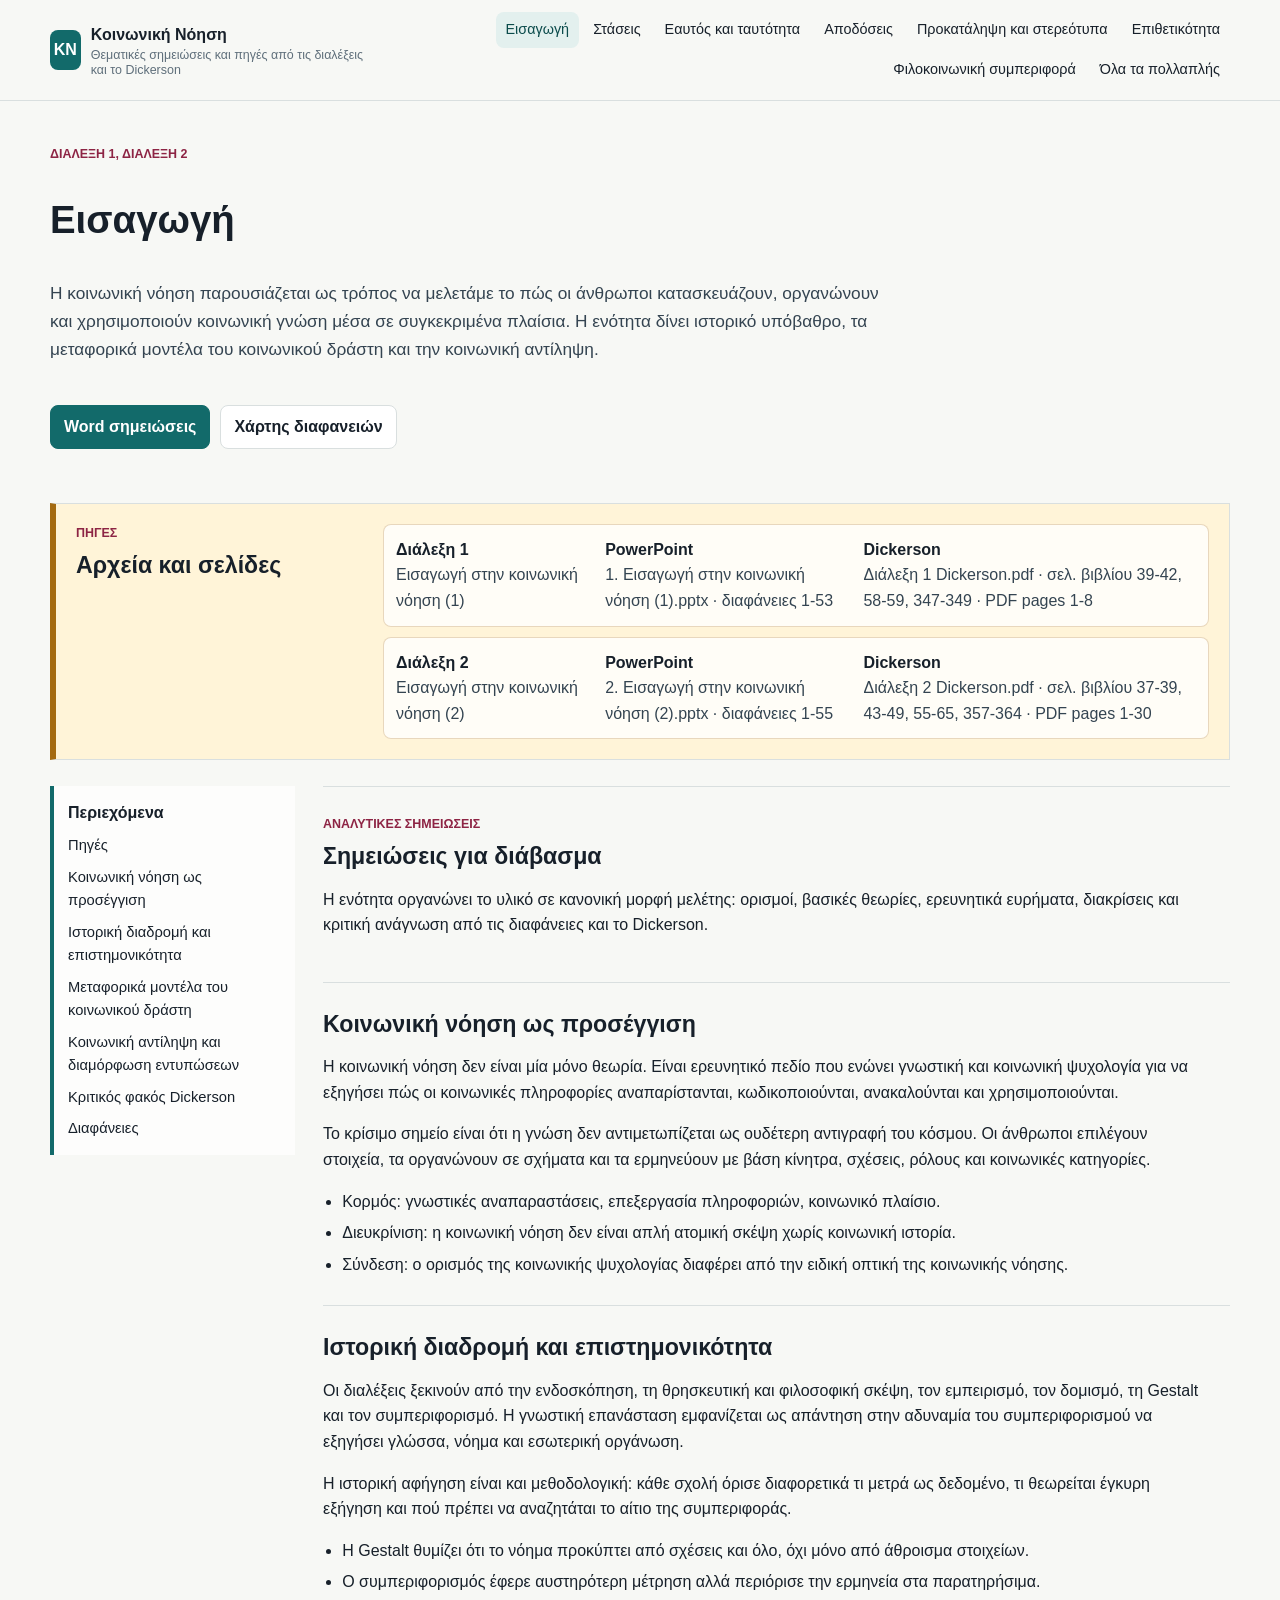
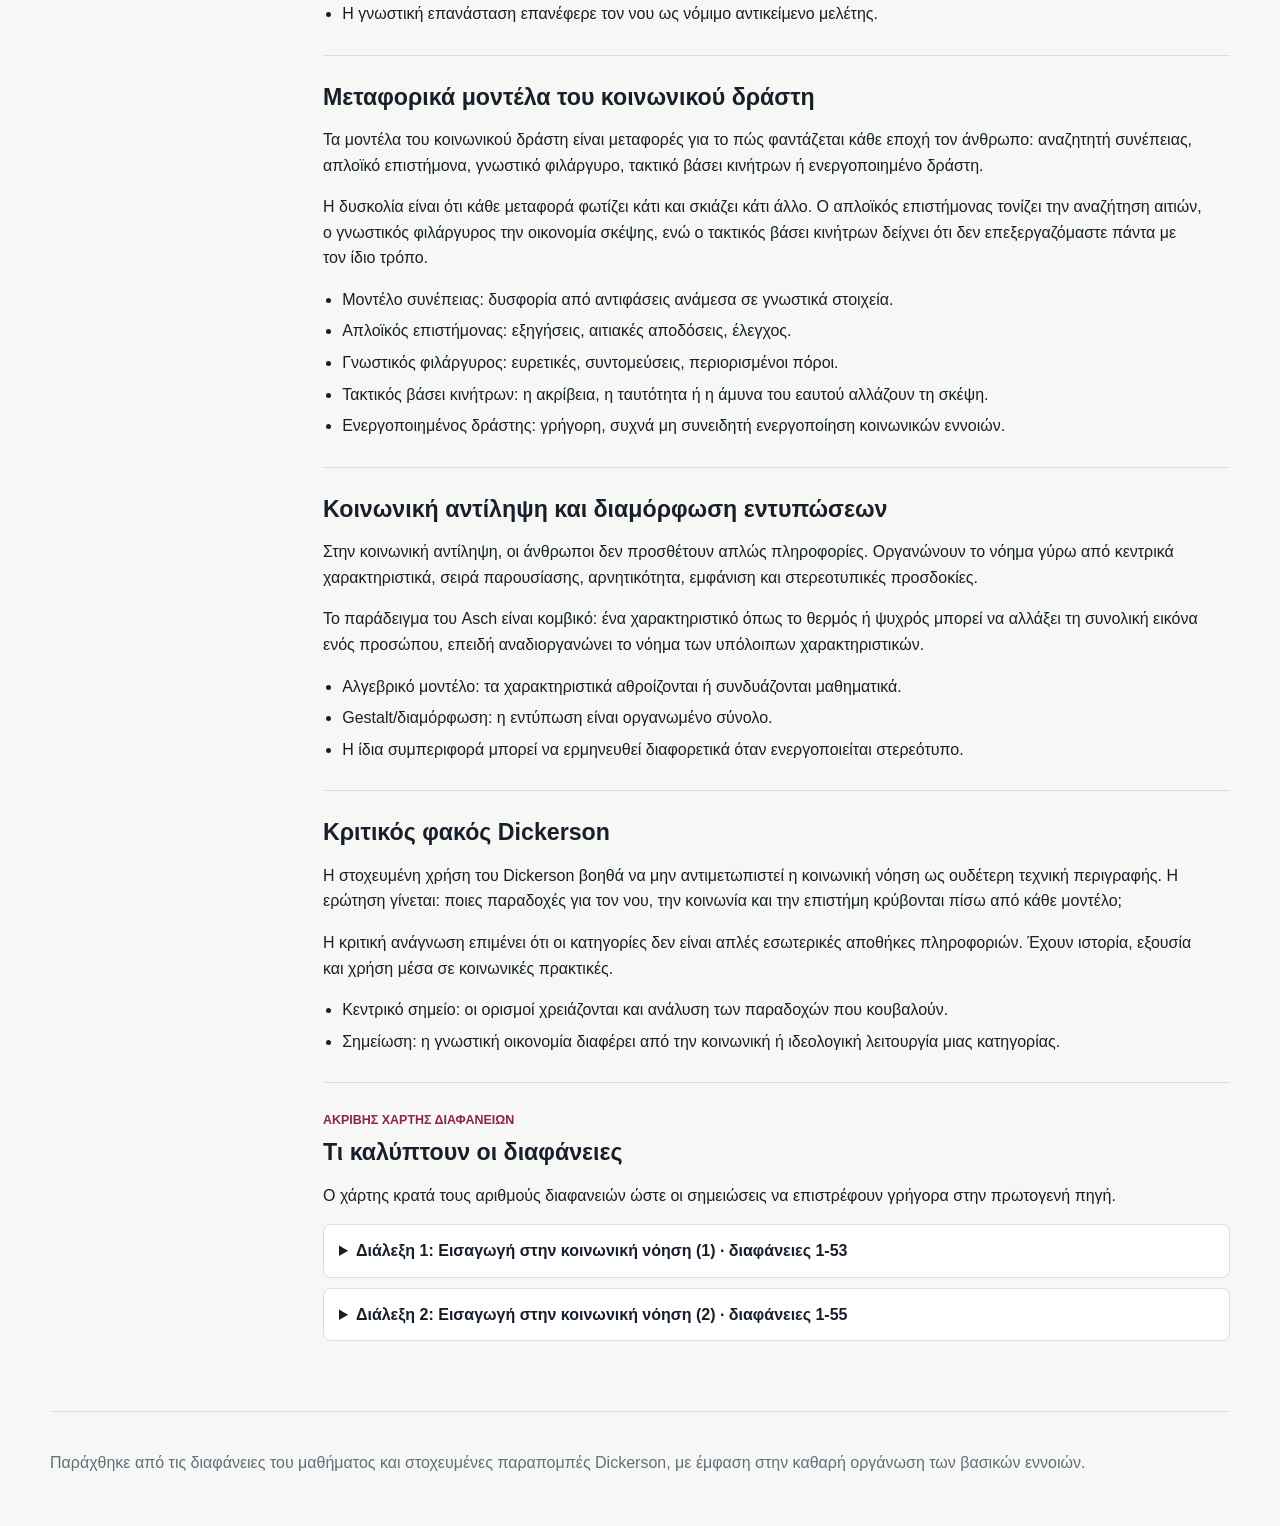
<file: topics/eisagogi.html>
<!doctype html>
<html lang="el" data-base="../">
<head>
  <meta charset="utf-8">
  <meta name="viewport" content="width=device-width, initial-scale=1">
  <title>Εισαγωγή | Κοινωνική Νόηση</title>
  <link rel="stylesheet" href="../assets/styles.css">
</head>
<body>
  <div class="progress" data-progress></div>
  
    <header class="site-header">
      <a class="brand " href="../index.html">
        <span class="brand-mark">ΚΝ</span>
        <span><strong>Κοινωνική Νόηση</strong><small>Θεματικές σημειώσεις και πηγές από τις διαλέξεις και το Dickerson</small></span>
      </a>
      <button class="menu-toggle" type="button" aria-label="Άνοιγμα πλοήγησης" data-menu-toggle>☰</button>
      <nav class="site-nav" data-site-nav>
        <a class="nav-link active" href="../topics/eisagogi.html">Εισαγωγή</a>
<a class="nav-link " href="../topics/staseis.html">Στάσεις</a>
<a class="nav-link " href="../topics/eautos-taytotita.html">Εαυτός και ταυτότητα</a>
<a class="nav-link " href="../topics/apodoseis.html">Αποδόσεις</a>
<a class="nav-link " href="../topics/prokatalipsi-stereotypa.html">Προκατάληψη και στερεότυπα</a>
<a class="nav-link " href="../topics/epithetikotita.html">Επιθετικότητα</a>
<a class="nav-link " href="../topics/filokoinoniki-symperifora.html">Φιλοκοινωνική συμπεριφορά</a>
        <a class="nav-link " href="../exam/multiple-choice.html">Όλα τα πολλαπλής</a>
      </nav>
    </header>
    
  <main>
    
    <section class="topic-hero">
      <p class="eyebrow">Διάλεξη 1, Διάλεξη 2</p>
      <h1>Εισαγωγή</h1>
      <p class="lead">Η κοινωνική νόηση παρουσιάζεται ως τρόπος να μελετάμε το πώς οι άνθρωποι κατασκευάζουν, οργανώνουν και χρησιμοποιούν κοινωνική γνώση μέσα σε συγκεκριμένα πλαίσια. Η ενότητα δίνει ιστορικό υπόβαθρο, τα μεταφορικά μοντέλα του κοινωνικού δράστη και την κοινωνική αντίληψη.</p>
      <div class="hero-actions">
        <a class="button primary" href="../downloads/eisagogi.docx">Word σημειώσεις</a>
        <a class="button" href="#slides">Χάρτης διαφανειών</a>
      </div>
    </section>
    
    <section class="source-panel" aria-labelledby="sources">
      <div>
        <p class="eyebrow">Πηγές</p>
        <h2 id="sources">Αρχεία και σελίδες</h2>
      </div>
      <div class="source-list">
            <div class="source-row">
              <div><strong>Διάλεξη 1</strong><span>Εισαγωγή στην κοινωνική νόηση (1)</span></div>
              <div><strong>PowerPoint</strong><span>1. Εισαγωγή στην κοινωνική νόηση (1).pptx · διαφάνειες 1-53</span></div>
              <div><strong>Dickerson</strong><span>Διάλεξη 1 Dickerson.pdf · σελ. βιβλίου 39-42, 58-59, 347-349 · PDF pages 1-8</span></div>
            </div>
            
            <div class="source-row">
              <div><strong>Διάλεξη 2</strong><span>Εισαγωγή στην κοινωνική νόηση (2)</span></div>
              <div><strong>PowerPoint</strong><span>2. Εισαγωγή στην κοινωνική νόηση (2).pptx · διαφάνειες 1-55</span></div>
              <div><strong>Dickerson</strong><span>Διάλεξη 2 Dickerson.pdf · σελ. βιβλίου 37-39, 43-49, 55-65, 357-364 · PDF pages 1-30</span></div>
            </div>
            </div>
    </section>
    
    <div class="content-layout">
      <aside class="toc">
        <strong>Περιεχόμενα</strong>
        <a href="#sources">Πηγές</a>
        <a href="#κοινωνική-νόηση-ως-προσέγγιση">Κοινωνική νόηση ως προσέγγιση</a><a href="#ιστορική-διαδρομή-και-επιστημονικότητα">Ιστορική διαδρομή και επιστημονικότητα</a><a href="#μεταφορικά-μοντέλα-του-κοινωνικού-δράστη">Μεταφορικά μοντέλα του κοινωνικού δράστη</a><a href="#κοινωνική-αντίληψη-και-διαμόρφωση-εντυπώσεων">Κοινωνική αντίληψη και διαμόρφωση εντυπώσεων</a><a href="#κριτικός-φακός-dickerson">Κριτικός φακός Dickerson</a>
        <a href="#slides">Διαφάνειες</a>
      </aside>
      <div class="study-content">
        
        <section class="note-section" id="analytical-notes">
          <p class="eyebrow">Αναλυτικές σημειώσεις</p>
          <h2>Σημειώσεις για διάβασμα</h2>
          <p>Η ενότητα οργανώνει το υλικό σε κανονική μορφή μελέτης: ορισμοί, βασικές θεωρίες, ερευνητικά ευρήματα, διακρίσεις και κριτική ανάγνωση από τις διαφάνειες και το Dickerson.</p>
        </section>
        

            <section class="note-section" id="κοινωνική-νόηση-ως-προσέγγιση">
              <h2>Κοινωνική νόηση ως προσέγγιση</h2>
              <p>Η κοινωνική νόηση δεν είναι μία μόνο θεωρία. Είναι ερευνητικό πεδίο που ενώνει γνωστική και κοινωνική ψυχολογία για να εξηγήσει πώς οι κοινωνικές πληροφορίες αναπαρίστανται, κωδικοποιούνται, ανακαλούνται και χρησιμοποιούνται.</p><p>Το κρίσιμο σημείο είναι ότι η γνώση δεν αντιμετωπίζεται ως ουδέτερη αντιγραφή του κόσμου. Οι άνθρωποι επιλέγουν στοιχεία, τα οργανώνουν σε σχήματα και τα ερμηνεύουν με βάση κίνητρα, σχέσεις, ρόλους και κοινωνικές κατηγορίες.</p>
              <ul><li>Κορμός: γνωστικές αναπαραστάσεις, επεξεργασία πληροφοριών, κοινωνικό πλαίσιο.</li><li>Διευκρίνιση: η κοινωνική νόηση δεν είναι απλή ατομική σκέψη χωρίς κοινωνική ιστορία.</li><li>Σύνδεση: ο ορισμός της κοινωνικής ψυχολογίας διαφέρει από την ειδική οπτική της κοινωνικής νόησης.</li></ul>
            </section>
            

            <section class="note-section" id="ιστορική-διαδρομή-και-επιστημονικότητα">
              <h2>Ιστορική διαδρομή και επιστημονικότητα</h2>
              <p>Οι διαλέξεις ξεκινούν από την ενδοσκόπηση, τη θρησκευτική και φιλοσοφική σκέψη, τον εμπειρισμό, τον δομισμό, τη Gestalt και τον συμπεριφορισμό. Η γνωστική επανάσταση εμφανίζεται ως απάντηση στην αδυναμία του συμπεριφορισμού να εξηγήσει γλώσσα, νόημα και εσωτερική οργάνωση.</p><p>Η ιστορική αφήγηση είναι και μεθοδολογική: κάθε σχολή όρισε διαφορετικά τι μετρά ως δεδομένο, τι θεωρείται έγκυρη εξήγηση και πού πρέπει να αναζητάται το αίτιο της συμπεριφοράς.</p>
              <ul><li>Η Gestalt θυμίζει ότι το νόημα προκύπτει από σχέσεις και όλο, όχι μόνο από άθροισμα στοιχείων.</li><li>Ο συμπεριφορισμός έφερε αυστηρότερη μέτρηση αλλά περιόρισε την ερμηνεία στα παρατηρήσιμα.</li><li>Η γνωστική επανάσταση επανέφερε τον νου ως νόμιμο αντικείμενο μελέτης.</li></ul>
            </section>
            

            <section class="note-section" id="μεταφορικά-μοντέλα-του-κοινωνικού-δράστη">
              <h2>Μεταφορικά μοντέλα του κοινωνικού δράστη</h2>
              <p>Τα μοντέλα του κοινωνικού δράστη είναι μεταφορές για το πώς φαντάζεται κάθε εποχή τον άνθρωπο: αναζητητή συνέπειας, απλοϊκό επιστήμονα, γνωστικό φιλάργυρο, τακτικό βάσει κινήτρων ή ενεργοποιημένο δράστη.</p><p>Η δυσκολία είναι ότι κάθε μεταφορά φωτίζει κάτι και σκιάζει κάτι άλλο. Ο απλοϊκός επιστήμονας τονίζει την αναζήτηση αιτιών, ο γνωστικός φιλάργυρος την οικονομία σκέψης, ενώ ο τακτικός βάσει κινήτρων δείχνει ότι δεν επεξεργαζόμαστε πάντα με τον ίδιο τρόπο.</p>
              <ul><li>Μοντέλο συνέπειας: δυσφορία από αντιφάσεις ανάμεσα σε γνωστικά στοιχεία.</li><li>Απλοϊκός επιστήμονας: εξηγήσεις, αιτιακές αποδόσεις, έλεγχος.</li><li>Γνωστικός φιλάργυρος: ευρετικές, συντομεύσεις, περιορισμένοι πόροι.</li><li>Τακτικός βάσει κινήτρων: η ακρίβεια, η ταυτότητα ή η άμυνα του εαυτού αλλάζουν τη σκέψη.</li><li>Ενεργοποιημένος δράστης: γρήγορη, συχνά μη συνειδητή ενεργοποίηση κοινωνικών εννοιών.</li></ul>
            </section>
            

            <section class="note-section" id="κοινωνική-αντίληψη-και-διαμόρφωση-εντυπώσεων">
              <h2>Κοινωνική αντίληψη και διαμόρφωση εντυπώσεων</h2>
              <p>Στην κοινωνική αντίληψη, οι άνθρωποι δεν προσθέτουν απλώς πληροφορίες. Οργανώνουν το νόημα γύρω από κεντρικά χαρακτηριστικά, σειρά παρουσίασης, αρνητικότητα, εμφάνιση και στερεοτυπικές προσδοκίες.</p><p>Το παράδειγμα του Asch είναι κομβικό: ένα χαρακτηριστικό όπως το θερμός ή ψυχρός μπορεί να αλλάξει τη συνολική εικόνα ενός προσώπου, επειδή αναδιοργανώνει το νόημα των υπόλοιπων χαρακτηριστικών.</p>
              <ul><li>Αλγεβρικό μοντέλο: τα χαρακτηριστικά αθροίζονται ή συνδυάζονται μαθηματικά.</li><li>Gestalt/διαμόρφωση: η εντύπωση είναι οργανωμένο σύνολο.</li><li>Η ίδια συμπεριφορά μπορεί να ερμηνευθεί διαφορετικά όταν ενεργοποιείται στερεότυπο.</li></ul>
            </section>
            

            <section class="note-section" id="κριτικός-φακός-dickerson">
              <h2>Κριτικός φακός Dickerson</h2>
              <p>Η στοχευμένη χρήση του Dickerson βοηθά να μην αντιμετωπιστεί η κοινωνική νόηση ως ουδέτερη τεχνική περιγραφής. Η ερώτηση γίνεται: ποιες παραδοχές για τον νου, την κοινωνία και την επιστήμη κρύβονται πίσω από κάθε μοντέλο;</p><p>Η κριτική ανάγνωση επιμένει ότι οι κατηγορίες δεν είναι απλές εσωτερικές αποθήκες πληροφοριών. Έχουν ιστορία, εξουσία και χρήση μέσα σε κοινωνικές πρακτικές.</p>
              <ul><li>Κεντρικό σημείο: οι ορισμοί χρειάζονται και ανάλυση των παραδοχών που κουβαλούν.</li><li>Σημείωση: η γνωστική οικονομία διαφέρει από την κοινωνική ή ιδεολογική λειτουργία μιας κατηγορίας.</li></ul>
            </section>
            
        
    <section class="slides-section" id="slides">
      <p class="eyebrow">Ακριβής χάρτης διαφανειών</p>
      <h2>Τι καλύπτουν οι διαφάνειες</h2>
      <p>Ο χάρτης κρατά τους αριθμούς διαφανειών ώστε οι σημειώσεις να επιστρέφουν γρήγορα στην πρωτογενή πηγή.</p>
      
            <details class="slide-outline">
              <summary>Διάλεξη 1: Εισαγωγή στην κοινωνική νόηση (1) · διαφάνειες 1-53</summary>
              <ol class="slide-list"><li id="lecture-1-slide-1"><span class="slide-no">1.1</span><span>Εισαγωγή στην κοινωνική νόηση (1) Ιστορία, αρχές, και βασικές έννοιες Διδάσκων: Ευάγγελος Ντόντης</span></li><li id="lecture-1-slide-2"><span class="slide-no">1.2</span><span>Επισκόπηση του μαθήματος Ιστορία και κομβικές έννοιες της κοινωνικής νόησης Εαυτός και ταυτότητα Αποδόσεις Στάσεις Δυναμικές ομάδων Στερεότυπα και προκατάληψη Επιθετικότητα Φιλοκοινωνική συμπεριφορά Πόλωση</span></li><li id="lecture-1-slide-3"><span class="slide-no">1.3</span><span>Πρώιμα φιλοσοφικά θεμέλια της επιστημονικής ψυχολογίας Απαρχές μοντέρνας ψυχολογίας Η άνοδος και η πτώση του συμπεριφορισμού Αρχές της κοινωνικής νόησης Βασικές αρχές της κοινωνικής νόησης Επισκόπηση της σημερινής διάλεξης</span></li><li id="lecture-1-slide-4"><span class="slide-no">1.4</span><span>Μέρος 1 Ιστορικό υπόβαθρο Τι οδήγησε στην ανάδυση της Κοινωνικής Νόησης;</span></li><li id="lecture-1-slide-5"><span class="slide-no">1.5</span><span>Τι κοινό έχουν… Βουδισμός Κομφουκιανισμός Άγιος Αυγουστίνος (354-430) Σωκράτης Ιουδαϊσμός Al-Ghazali (1058-1111)</span></li><li id="lecture-1-slide-6"><span class="slide-no">1.6</span><span>Τι κοινό έχουν… Βουδισμός Κομφουκιανισμός Άγιος Αυγουστίνος (354-430) Σωκράτης Ιουδαϊσμός Al-Ghazali (1058-1111) ΕΝΔΟΣΚΟΠΗΣΗ Γνώση του εαυτού, αναστοχασμός , αρμονία με κοινότητα και εσωτερικά, βελτίωση χαρακτήρα κτλ.</span></li><li id="lecture-1-slide-7"><span class="slide-no">1.7</span><span>Πρώιμα φιλοσοφικά θεμέλια της επιστημονικής ψυχολογίας</span></li><li id="lecture-1-slide-8"><span class="slide-no">1.8</span><span>Πρώιμες θρησκείες και φιλοσοφίες Βουδισμός Επιθυμίες οδηγούν σε δυσφορία - σκο πός η εξάλειψη τους Κατα νόηση της φύσης του να υπ οφέρει κα νείς και ο ρόλος της π ροσκόλλησης και της επιθυμίας Στοιχεί α που αποτελούν τον εαυτό (νοητικές μορφές, συναισθήματα, αντιλήψεις, συνείδηση κτλ) - εαυτός ως με...</span></li><li id="lecture-1-slide-9"><span class="slide-no">1.9</span><span>Πρώιμες θρησκείες και φιλοσοφίες Ιουδαϊσμός Ανθρώπινη δυνατότητα για καλό και κακό - ψυχισμός ως φύσει αντικρουόμενος λόγω παθών και επιθυμιών Ελεύθερη βούληση μεταξύ σωστού λάθους και συνεχόμενη αλλαγή και βελτίωση (εαυτός ως μεταβαλλόμενος) Προσπάθεια για τιθάσευση του εαυτού (εσωτερικές διαμάχες,...</span></li><li id="lecture-1-slide-10"><span class="slide-no">1.10</span><span>Ισλαμική και Χριστιανική φιλοσοφία Ισλ αμική Φιλοσοφία: Al-Ghazali : έννοι α του εαυτού, διερεύνηση αιτιών θλίψης και χαράς, συσχέτιση ψυχικού κόσμου, συμπεριφοράς και κινητρων - σημασία ενδοσκόπησης Ibn Sina ( Αβικέννας) : διερεύνηση των διεργ ασιών της σκέψης και τρόπου λειτουργίας του νου Χριστι ...</span></li><li id="lecture-1-slide-11"><span class="slide-no">1.11</span><span>Αρχαία ελληνική φιλοσοφία Ορθολογισμός και εμ πειρισμός Ξενοφάνης : Γνώμες και υπ οθέσεις μέσω π ροσω πικής γνώσης και εμπειρίας και όχι κάποιας προϋπάρχουσας γνώσης Αριστοτέλης : Σημ ασία της παρατήρησης και της αισθητηριακής εμπειρίας - η ψυχή αναπτύσσεται και αντιδρά στο εξωτερικό περιβάλλον Ανάμ...</span></li><li id="lecture-1-slide-12"><span class="slide-no">1.12</span><span>Εμ πειρισμός &amp; Συνειρμισμός/Συνδετισμός (17-18oς αιών.) Εμ πειρισμός Ο νους απ οκτά π εριεχόμενο μόνο μέσω της εμ πειρίας (και κατ’ επέκταση της παρατήρησης) – tabula rasa Το π ερι βάλλον είναι η μόνη πηγή γνώσης Συνειρμισμός / Συνδετισμός (associationism): Ιστορί α των εμπειριών ενός οργανισμού ως ...</span></li><li id="lecture-1-slide-13"><span class="slide-no">1.13</span><span>Βουλησιαρχία &amp; Δομισμός (τέλη 19ου - αρχές 20ου αιών.) Wundt : Ιδρύει το π ρώτο εργ αστήριο πειραματικής ψυχολογίας στο Πανεπιστήμιο της Λειψίας το 1879 Πε ποίθηση πως η συνείδηση δεν δημιουργείται από κάποια ουσία ή πράγμα Επ ιθυμί α να χρησιμοποιήσει την ενδοσκόπηση συστηματικά και πειραματικά Ανά...</span></li><li id="lecture-1-slide-14"><span class="slide-no">1.14</span><span>Παρόλα αυτά…</span></li><li id="lecture-1-slide-15"><span class="slide-no">1.15</span><span>Κριτική προς δομική φιλοσοφία &amp; Gestalt Kant (1781/1969): O νους δημιουργεί σύνολ α αισθήσεων και αντιλήψεων, κατανοεί αιτίες και αποτελέσματα ως σύνολα Κατα σκευή τάξης μέσ α από τις ιδιότητες του ευρύτερου πλαισίου Gestalt (α ρχές π ρος μέσ α 20ου αιών.) Έ ρευν α του δυναμικού Όλου - έμφαση σε αισ...</span></li><li id="lecture-1-slide-16"><span class="slide-no">1.16</span><span></span></li><li id="lecture-1-slide-17"><span class="slide-no">1.17</span><span>Επα νάστ αση: Συμπεριφορισμός ( Αρχές 1900) Κριτική π ρος την ενδοσκό πηση: Έλλειψη συμμόρφωσης στα επιστημονικά στάνταρ Δεδομέν α και αναλύσεις δεν είναι αναπαράξιμα Αδυν αμία (μη) επιβεβαίωσης συγκεκριμένων υποθέσεων και θεωριών Στροφή π ρος εξωτερικές και παρα τηρήσιμες συμ περιφορές Συμ περιφορι...</span></li><li id="lecture-1-slide-18"><span class="slide-no">1.18</span><span>Αντε πανάσταση: Η Γνωστική Επανάσταση (19 50- 60s) Λόγοι της π τώσης του Συμ περιφορισμού Γλωσσολόγοι : Αδυν αμία Ερεθίσματος - Απόκρισης να εξηγήσει την γλώσσα Εσωτερική κατα νόηση των δομών της γλώσσ ας Ελάχιστη ή α τελής ‘ εισ αγωγή πληροφοριών’ οδηγεί σε πολύπλοκη γνώση Παρα γωγή νέων π ροτάσεων...</span></li><li id="lecture-1-slide-19"><span class="slide-no">1.19</span><span>Κοινωνική Νόηση στην ΚΨ Κοινωνική ψυχολογί α : «η επιστημονική διερεύνηση του πώς οι σκέψεις, τα συναισθήματα και οι συμπεριφορές των ατόμων επηρεάζονται από την πραγματική, φανταστική ή σιωπηρή παρουσία των άλλων» (G.W. Allport, 1954) Κοινωνική νόηση : Η οπ τική στην Κ.Ψ. π ου εστιάζει στον τρό πο ...</span></li><li id="lecture-1-slide-20"><span class="slide-no">1.20</span><span>Ορισμός της Κοινωνικής Νόησης (ή Κοινωνιογνωσίας) Η κοινωνική νόηση είν αι μια προσέγγιση στην κοινωνική ψυχολογία που εστιάζει στο πώς η νόηση επηρεάζεται από ευρύτερα και αμεσότερα κοινωνικά πλαίσια και στο πώς η νόηση επηρεάζει την κοινωνική μας συμπεριφορά. (Hogg &amp; Vaughan, 2023). Η κοινωνική νό...</span></li><li id="lecture-1-slide-21"><span class="slide-no">1.21</span><span>Μέρος 2 Κοινωνική Νόηση στην Κοινωνική Ψυχολογία</span></li><li id="lecture-1-slide-22"><span class="slide-no">1.22</span><span>Σενάρια *Σε ένα πάρτυ ή ραντεβού* -Με τι ασχολείσαι; -Είμαι ψυχολόγος… *Σε συνέντευξη για δουλειά, μπαίνει ένας άνθρωπος πολύ πρόχειρα ντυμένος* -Πρώτη εντύπωση της επιτροπής; *Μετά από μια κακή εξεταστική* -Δεν τα πήγα καλά, φταίει που δεν είχα κοιμηθεί καλά και ξύπνησα κουρασμένη *Σε ένα ραντεβού*...</span></li><li id="lecture-1-slide-23"><span class="slide-no">1.23</span><span>Νόηση στην Κοινωνική Ψυχολογί α Νοητικές έννοιες π οτέ δεν εξ αλείφθηκαν ολοκληρωτικά στην ΚΨ (Fiske &amp; Taylor, 2011) Κατα νόηση κοινωνικής συμ περιφοράς ως συνάρτηση ς των αντιλήψεων του ατόμου για τον κόσμο παρά των αντικειμενικών συνθηκών του περιβάλλοντος του ατόμου Συμ περιφορισμός : Ερέθισμα → ...</span></li><li id="lecture-1-slide-24"><span class="slide-no">1.24</span><span>Νόηση στην Κοινωνική Ψυχολογία 2. Αιτίες &amp; απ οτελέσμ ατα κοινωνικών διεργασιών και αντιλήψεων ως γνωστικά φαινόμενα Η σκέψη συχνά π ρου πάρχει του συναισθήματος και της συμπεριφοράς Πχ . Θέλω να κάνω μι α δωρεά, νιώθω καλά που θα την κάνω, την κάνω Εστίαση στο γνωστικό υπόβαθρο των σκέψεων, συναισθ...</span></li><li id="lecture-1-slide-25"><span class="slide-no">1.25</span><span>Αρχές της κοινωνικής νόησης Η ΚΝ δεν είναι μια συγκεκριμένη θεωρία αλλά ένα πεδίο έρευνας με κοινές αρχές, τρόπους έρευνας, και θεματικές Νοητισμός (cognition) : Κεντρική σημασία γνωστικών αναπαραστάσεων - τα γνωστικά στοιχεία που οι άνθρωποι χρησιμοποιούν για να νοηματοδοτήσουν τους κοινωνικούς του...</span></li><li id="lecture-1-slide-26"><span class="slide-no">1.26</span><span>Αρχές της κοινωνικής νόησης Γνωστικές διεργ ασίες σε κοινωνικά πλαίσια Γνωστικές διεργ ασίες (πως διαμορφώνονται τα γνωστικά στοιχεία, πως λειτουργούν, πως αλλάζουν) σε σχέση με τον πραγματικό κόσμο (πχ. Πρώτες εντυ πώσεις, στερεότυπα) Τα γνωστικά στοιχεί α που μεσολαβούν μεταξύ ενός ερεθίσματος και...</span></li><li id="lecture-1-slide-27"><span class="slide-no">1.27</span><span>Αρχές της κοινωνικής νόησης Γόνιμος συνδυ ασμός γνωστικής και κοινωνικής ψυχολογίας Όχι απ λή κατα γρ αφή των σταδίων κατά την επεξεργασία πληροφοριών, αλλά και λεπτομερείς μετρήσεις. Οι μετρήσεις α υτές (π.χ. Χρόνος α ντίδρ ασης, απεικονιστικές τεχνικές της δραστηριότητας του εγκεφάλου) αποτελούν «...</span></li><li id="lecture-1-slide-28"><span class="slide-no">1.28</span><span>Μεταφορικά μοντέλα του κοινωνικού δράστη (1) Μοντέλο Γνωστικής Συνέ πειας (1950-60) Άνθρω ποι σε αναζήτηση γνωστικής συνέπειας Υπ όθεση : κίνητρο μείωσης π ροσλ αμβανόμενων αντιφάσεων μεταξύ γνωστικών στοιχείων γιατί οι αντιφάσεις είναι δυσάρεστες (πχ. Δί αιτα και σνακ) Έμφ αση στην ψυχολογική και ό...</span></li><li id="lecture-1-slide-29"><span class="slide-no">1.29</span><span>Μετ αφορικά μοντέλα του κοινωνικού δράστη (2) Μοντέλο Απ λοϊκού Επ ιστήμον α (1970) Ανάγκη γι α πρόβλεψη και έλεγχο - απόδοση συμπεριφορών και αποτελεσμάτων σε αιτίες Υπ όθεση : Οι άνθρω ποι ως κατά βάση ορθολογικοί – πραγματοποιούν επιστημονικοφανείς αναλύσεις αιτίας – αιτιατού. Γνώση α ιτιών μι ας...</span></li><li id="lecture-1-slide-30"><span class="slide-no">1.30</span><span>Μεταφορικά μοντέλα του κοινωνικού δράστη (3) Μοντέλο Γνωστικού Φιλάργυρου (1980) Υπόθεση : Περιορισμένη δυν ατότητα επεξεργασίας πληροφοριών Ενεργο ποίηση πολυάριθμων γνωστικών συντομεύσεων Στρ ατηγικές που απλοποιούν τα πολύπλοκα προβλήματα Ίσως ανα κρι βείς ή λανθασμένες, αλλά αποτελεσματικές. Ο κ...</span></li><li id="lecture-1-slide-31"><span class="slide-no">1.31</span><span>Μεταφορικά μοντέλα του κοινωνικού δράστη (4) Μοντέλο Τα κτικών Βάσει Κινήτρων (1990) Έμφ αση στο κίνητρο και όχι μόνο σε αυτοματοποιημένες διαδικασίες Τα κτική π ροσ αρμογή γνωστικών διεργασιών βάσει κινήτρων Επ ιλογή μετ αξύ πολλαπλών διαθέσιμων γνωστικών στρατηγικών βάσει κινήτρων, στόχων και αναγ...</span></li><li id="lecture-1-slide-32"><span class="slide-no">1.32</span><span>Μεταφορικά μοντέλα του κοινωνικού δράστη (5) Μοντέλο Ενεργο ποιημένου Δράστη (2000s) Έµφ αση σε µη συνειδητούς συνειρµούς που ενεργοποιούνται σχεδόν αυτόματα Το κοινωνικό π ερι βάλλον ενεργοποιεί ταχύτατα κοινωνικές έννοιες στον κοινωνικό στοχαστή χωρίς απαραίτητη συνειδητή επίγνωση - σχεδόν αναπόφε...</span></li><li id="lecture-1-slide-33"><span class="slide-no">1.33</span><span>Μεταφορικά μοντέλα του κοινωνικού δράστη Μοντέλο Γνωστικής Συνέπειας (1950-60) Θεωρία Γνωστικής Ασυµφωνίας Μοντέλο Απλοϊκού Επιστήμονα (1970) Θεωρίες αποδόσεων και μοντέλα συμμεταβολής Μοντέλο Γνωστικού Φιλάργυρου (1980) Λήψη αποφάσεων βάσει Ευρετικών Μοντέλο Τακτικών Βάσει Κινήτρων (1990) Μοντέλα δ...</span></li><li id="lecture-1-slide-34"><span class="slide-no">1.34</span><span>Βασικές διαστάσεις της Κοινωνικής Νόησης Κοινωνική αντίληψη και διαμόρφωση εντυπώσεων</span></li><li id="lecture-1-slide-35"><span class="slide-no">1.35</span><span>Περιγράψτε τον καλύτερο σας φίλο/η</span></li><li id="lecture-1-slide-36"><span class="slide-no">1.36</span><span>Κοινωνική αντίληψη «Ο τρό πος με τον οποίο σχηματίζουμε εντυπώσεις για άλλα άτομα, το πώς δηλαδή επεξεργαζόμαστε και συνδυάζουμε τις πληροφορίες προκειμένου να διαμορφώσουμε μια συνολική εικόνα για τους άλλους» (Κοκκινάκη, 2005) Δι αμόρφωση εντυπώσεων για άλλους ανθρώπους που γνωρίζουμε ή δεν γνωρίζ...</span></li><li id="lecture-1-slide-37"><span class="slide-no">1.37</span><span>Αλγε βρικό μοντέλο στην διαμόρφωση εντυπώσεων Μα θημ ατική σχέση μεταξύ ξεχωριστών χαρακτηριστικών Επ εξεργ ασία κάθε χαρακτηριστικού ξεχωριστά Συνδυ ασμός ξεχωριστών αξιολογήσεων σε μια συνολική αξιολόγηση Συνδυ ασμός όλων των θετικών (πχ. εξυ πνάδα) + αρνητικών (πχ. ψυχρότητ α) Συνολικό απ οτέλεσμ...</span></li><li id="lecture-1-slide-38"><span class="slide-no">1.38</span><span>Πείραμα Asch (1946) Έξυπνος Ικανός Εργατικός Θερμός/Ψυχρός Αποφασιστικός Πρακτικός Προσεκτικός Περιγραφή ενός προσώπου σε 2 ομάδες Σειρά 6 επιθέτων (π.χ. Ευφυής, ικανός, εργατικός) &amp; «θερμός» / «ψυχρός» Αξιολόγηση του προσώπου από τους φοιτητές με κριτήριο άλλα χαρακτηριστικά (π.χ. Πόσο αξιόπιστος ;...</span></li><li id="lecture-1-slide-39"><span class="slide-no">1.39</span><span>Πείρ αμα Asch (1946) – κεντρικά χαρακτηριστικά Άλλα χαρακτηριστικά Θερμός % Ψυχρός % Γενναιόδωρος 91% 8% Σοφός 65% 25% Ευτυχισμένος 90% 34% Κα λο προαίρετος 94% 17% Αξιόπιστος 94% 99% Kelly (1950): Πείραμα με επισκέπτη καθηγητή Ψυχρό χαρακτηριστικό: πιο αντικοινωνικός, εγωκεντρικός, αντιδημοφιλής , ...</span></li><li id="lecture-1-slide-40"><span class="slide-no">1.40</span><span>Μοντέλο διαμόρφωσης Κα τά τη δι αμόρφωση των πρώτων εντυπώσεων , προσκολλόμαστε σε ορισμένες πληροφορίες, που ονομάζονται κεντρικά χαρακτηριστικά Δυσ ανάλογη επιρροή στην τελική εντύπωση. Περιφερει ακά χαρακτηριστικά έχουν μικρότερη επιρροή. Συσχέτιση μετ αξύ κεντρικών και περιφερειακών χαρακτηριστι...</span></li><li id="lecture-1-slide-41"><span class="slide-no">1.41</span><span>Μοντέλο διαμόρφωσης Πως απ οφ ασίζουν οι άνθρωποι πως ένα χαρακτηριστικό είναι κεντρικό; Gestalt : εγγενής βα θμός συσχέτισης με άλλ α χαρακτηριστικά Κεντρικότητ α ως συνάρτηση του πλαισίου Asch: θερμός / ψυχρός ως δι ακριτό από άλλες διαστάσεις χαρακτηριστικών (πχ. εργ ατικός, έξυπνος) Σημ ασιολογι...</span></li><li id="lecture-1-slide-42"><span class="slide-no">1.42</span><span>Σφάλματα και μεροληψίες στη διαμόρφωση εντυπώσεων Ποιοι πα ράγοντες μπ ορούν να επ ηρεάσουν την δι αμόρφωση εντυπώσεων;</span></li><li id="lecture-1-slide-43"><span class="slide-no">1.43</span><span>Χωρική και χρονική σειρά παρουσίασης πληροφοριών Asch (1946): Περιγρ αφή υποθετικού ατόμου σε συμμετέχοντες Ευφυές , εργ ατικό , παρορμητικό, επικριτικό, πεισματάρικο, ζηλόφθονο Πα ρορμητικό , επ ικριτικό , π εισμ ατάρικο, ζηλόφθονο, ευφυές, εργατικό Πρώτ α χαρακτηριστικά επηρέασαν δυσανάλογα την τε...</span></li><li id="lecture-1-slide-44"><span class="slide-no">1.44</span><span>Θετικότητα και αρνητικοτητα Σε έλλειψη πληροφοριών, υποθέτουμε το καλύτερο και σχηματίζουμε θετικές εντυπώσεις για άλλους (Sears, 1983) Αρνητικές πληροφορίες δημιουργούν μεροληψία προς την αρνητικότητα (Fiske, 1980). Αρνητικές εντυπώσεις αλλάζουν δυσκολότερα μετά από θετικές πληροφορίες παρά το αντί...</span></li><li id="lecture-1-slide-45"><span class="slide-no">1.45</span><span>Ιδιοσυγκρασιακοί τρόποι χαρακτηρισμού ανθρώπων Προσω πικές εννοιολογικές κατασκευές : Προσωπικοί τρόποι αξιολόγησης και χαρακτηρισμού τρίτων Πχ . Χιούμορ ή ευφυΐ α ως δομικές οργανωτικές αρχές Αξιολόγηση ίδιου α τόμου με δι αφορετικούς τρόπους Άρρητες (ή απ λοϊκές ) θεωρίες π ροσω πικότητας : χαρακτ...</span></li><li id="lecture-1-slide-46"><span class="slide-no">1.46</span><span>Εξωτερική εμφάνιση Μεγάλη επ ίδρ αση σε πρώτες εντυπώσεις Εμφ ανισιακά ελκυστικοί άνθρωποι ως “καλοί, ενδιαφέροντες, θερμοί, κοινωνικοί” Εμφάνιση και ικ ανότητα Ελκυστικοί άντρες στελέχη ως π ερισσότερο ικ ανοί σε σχέση με λιγότερο ελκυστικούς άντρες (Heilman &amp; Stopeck, 1985) Ελκυστικές γυν αίκες στ...</span></li><li id="lecture-1-slide-47"><span class="slide-no">1.47</span><span>Στερεότυπα: πώς διαστρεβλώνουν την αντίληψη των ατόμων Ευρέως κοινές παρα δοχές γι α προσωπικότητες, στάσεις, συμπεριφορές ανθρώπων βάσει υπαγωγής σε κάποια ομάδα Τείνουμε να θεωρούμε τα μέλη των στερεοτυ πημένων ομάδων ως περισσότερο όμοια με το στερεότυπο που αποδίδεται στην ομάδα τους απ’ ότι στη...</span></li><li id="lecture-1-slide-48"><span class="slide-no">1.48</span><span>Στερεότυπα: πώς διαστρεβλώνουν την αντίληψη των ατόμων Ενεργο ποίηση στερεοτύπων και εξαγωγή συμπερασμάτων για χαρακτηριστικά προσωπικότητας Η ίδι α συμπεριφορά ως « δυναμική » όταν προέρχεται από άνδρα, αλλά « επιθετική » όταν προέρχεται από γυναίκα, λόγω στερεοτύπων φύλου (Devine, 1989) Οι γυν αίκ...</span></li><li id="lecture-1-slide-49"><span class="slide-no">1.49</span><span>Στερεότυπα: πώς διαστρεβλώνουν την αντίληψη των ατόμων Πανεπιστημιακοί αξιολόγησαν ταυτόσημα βιογραφικά με ανδρικά ή γυναικεία ονόματα για θέση μάνατζερ ενός εργαστηρίου (Moss-Racusin et al., 2012) Οι άνδρες υποψήφιοι θεωρήθηκαν πιο ικανοί και καταλληλότεροι για πρόσληψη, με υψηλότερες προσφερόμενες...</span></li><li id="lecture-1-slide-50"><span class="slide-no">1.50</span><span>Τέλος 1ου μέρους :)</span></li><li id="lecture-1-slide-51"><span class="slide-no">1.51</span><span>Υποχρεωτική μελέτη Dickerson, P. (2021). Κοινωνική Ψυχολογία: Παραδοσιακές και κριτικές προσεγγίσεις . Κριτική. -Σελίδες: 39-42, 58-59, 347-348 Hogg, M.A. &amp; Vaughan, G.M. (2023). Κοινωνική ψυχολογία . Gutenberg. -Σελίδες: 38-42, 63-68, 80-88</span></li><li id="lecture-1-slide-52"><span class="slide-no">1.52</span><span>Βιβλιογραφικές αναφορές Allport, G.W. (1954). The historical background of modern social psychology. In G. Lindsey (Ed.), Handbook of Social Psychology . (Vol. 1, pp. 3-56). Reading, MA: addison-Wesley. Asch, S. E. (1946). Forming impressions of personality. The journal of abnormal and social psycho...</span></li><li id="lecture-1-slide-53"><span class="slide-no">1.53</span><span>Βιβλιογραφικές παραπομπές Judge, T. A., &amp; Cable, D. M. (2004). The effect of physical height on workplace success and income: preliminary test of a theoretical model. Journal of Applied Psychology, 89(3) , 428. Heilman, M. E., &amp; Stopeck, M. H. (1985). Attractiveness and corporate success: Different ...</span></li></ol>
            </details>
            
            <details class="slide-outline">
              <summary>Διάλεξη 2: Εισαγωγή στην κοινωνική νόηση (2) · διαφάνειες 1-55</summary>
              <ol class="slide-list"><li id="lecture-2-slide-1"><span class="slide-no">2.1</span><span>Εισαγωγή στην κοινωνική νόηση (2): Βασικές έννοιες και κριτικές προσεγγίσεις Διδάσκων: Ευάγγελος Ντόντης</span></li><li id="lecture-2-slide-2"><span class="slide-no">2.2</span><span>Στο προηγούμενο επεισόδιο… Σύντομη ιστορία της ανάδυσης της Κοινωνικής Νόησης Αρχαίες θρησκείες και φιλοσοφίες, βρετανικός εμπειρισμός, δομισμός, Gestalt, συμπεριφορισμός, γνωστική επανάσταση &amp; εμφάνιση της ΚΝ Αρχές της ΚΝ (νοητισμός, γνωστικές διεργασίες σε κοινωνικά πλαίσια, συνδυασμός γνωστ. &amp; κο...</span></li><li id="lecture-2-slide-3"><span class="slide-no">2.3</span><span>Μερος 1ο Βασικές έννοιες ( συνέχεια… )</span></li><li id="lecture-2-slide-4"><span class="slide-no">2.4</span><span>Κοινωνικά σχήματα -Διακοπές στην Σκωτία ή την Ισπανία; -Δείπνο σε ακριβό εστιατόριο ή ουζερί;</span></li><li id="lecture-2-slide-5"><span class="slide-no">2.5</span><span>Κοινωνικά σχήματα Σχήμα : Η γνωστική δομή που αναπαριστά γνώση για μια έννοια ή τύπο ερεθίσματος, συμπεριλαμβανομένων των χαρακτηριστικών του και των σχέσεων μεταξύ των χαρακτηριστικών (Fiske &amp; Taylor, 1991). Σύνολο από αλληλοσχετιζόμενα γνωστικά στοιχεία (πχ. σκέψεις, στάσεις) για γρήγορη νοηματοδό...</span></li><li id="lecture-2-slide-6"><span class="slide-no">2.6</span><span>Τύποι σχημάτων Σχήματα προσώπων : Δομές γνώσης για συγκεκριμένα πρόσωπα (καλύτερος φίλος, πολιτικός, γείτονας, συγγραφέας, καθηγητής κτλ) Σχήματα ρόλων : Δομές γνώσης για κατόχους ρόλων (πιλότος, γονέας, ρεσεψιονίστ, ρομαντικός σύντροφος, γιατρός) &amp; αποδεκτές vs μη αποδεκτές συμπεριφορές Σενάρια : Δ...</span></li><li id="lecture-2-slide-7"><span class="slide-no">2.7</span><span>Τύποι σχημάτων Σχήματα εαυτού: Γνωστικές αναπαραστάσεις για τον ίδιο μας τον εαυτό (πχ. ‘σίγουρα δεν θα μου αρέσει το ΧΥΖ’) Σχήματα άνευ περιεχομένου : Αφηρημένοι κανόνες και τρόποι επεξεργασίας πληροφοριών Σχήμα αιτιοκρατίας (πχ. ‘το Α προκαλεί το Β’) Σχήμα λογικής ‘αν-τότε’ (πχ. ‘αν βοηθηθώ πρέπει...</span></li><li id="lecture-2-slide-8"><span class="slide-no">2.8</span><span>Έρευνα Ο Πόλεμος των Φαντασμάτων του Bartlett (1932) Εξέτασε αν τα υποκείμενα μπορούσαν να θυμηθούν γεγονότα που αποκλίνουν έντονα από το δικό τους περιβαλλοντικό υπόβαθρο Εαν η μνήμη ανακατασκευάζεται με την πάροδο του χρόνου και επηρεάζεται από την υπάρχουσα γνώση. Οι συμμετέχοντες διάβασαν την ισ...</span></li><li id="lecture-2-slide-9"><span class="slide-no">2.9</span><span>Έρευνα Η Μελέτη του Πυγμαλίωνα (Rosenthal &amp; Jacobson) Μαθητές που βρίσκονταν σε μειονεκτική θέση, των οποίων οι καθηγητές είχαν οδηγηθεί να περιμένουν υψηλή απόδοση, στη συνέχεια πέτυχαν υψηλότερους βαθμούς από τους αντίστοιχους μαθητές, των οποίων οι καθηγητές περίμεναν ελάχιστες. Οι προσδοκίες των...</span></li><li id="lecture-2-slide-10"><span class="slide-no">2.10</span><span>Έρευνα Το Παράδειγμα Σερβιτόρας/Βιβλιοθηκονόμου του Cohen Διερευνήθηκε εάν η στερεοτυπική γνώση θα επηρέαζε την κοινωνική αντίληψη σε ένα ρεαλιστικό περιβάλλον. Προπτυχιακοί φοιτητές παρακολούθησαν μια βιντεοκασέτα μιας γυναίκας που αναγνωρίστηκε είτε ως σερβιτόρα είτε ως βιβλιοθηκάριος. Οι φοιτητές...</span></li><li id="lecture-2-slide-11"><span class="slide-no">2.11</span><span>Κατηγορίες, κατηγοριοποίηση, στερεότυπα</span></li><li id="lecture-2-slide-12"><span class="slide-no">2.12</span><span>Κατηγορίες, κατηγοριοποίηση, στερεότυπα Χρήση σχημάτων μέσω κατηγοριοποίησης ερεθίσματος ως συναφούς με το σχήμα ( κατηγοριοποίηση → ενεργοποίηση σχήματος ) Κατηγορίες ως ασαφή σύνολα γνωρισμάτων ( πρότυπα ) Επιμέρους περιπτώσεις διαθέτουν οικογενειακή ομοιότητα μεταξύ τους και με το πρότυπο της εκά...</span></li><li id="lecture-2-slide-13"><span class="slide-no">2.13</span><span>Κατηγορίες, κατηγοριοποίηση, στερεότυπα Στερεότυπα : ευρέως διαδεδομένες γενικεύσεις για τα μέλη μιας κοινωνικής ομάδας (Macrae et al., 1996) Σχήματα για κοινωνικές ομάδες, συχνά υποτιμητικά , αφορούν κυρίως έξω -ομάδες , βασίζονται σε ή δημιουργούν διαφορές μεταξύ ομάδων Απλουστευτικές νοητικές εικ...</span></li><li id="lecture-2-slide-14"><span class="slide-no">2.14</span><span>Κοινωνικη κωδικοποιηση “Ο τρόπος με τον οποίο αναπαρίστανται τα εξωτερικά κοινωνικά ερεθίσματα στο μυαλό του ατόμου” (Hogg &amp; Vaughan, 2022, σ. 101) - 4 στάδια : Αυτόματη και ασυνείδητη ανάλυση του περιβάλλοντος Εστιασμένη προσοχή : Συνειδητή αναγνώριση και κατηγοριοποίηση ερεθισμάτων Κατανόηση : Νοη...</span></li><li id="lecture-2-slide-15"><span class="slide-no">2.15</span><span>Κοινωνικη κωδικοποιηση Ευκρίνεια : Η ιδιότητα ενός ερεθίσματος να ξεχωρίζει σε σχέση με άλλα ερεθίσματα - ιδιότητα του πεδίου ← Ευκρίνεια μέσω καινοτομίας ή παραστατικότητας, συμπεριφοράς που δεν συνάδει με προσδοκίες, εστιασμένης προσοχής χωρικά ή κοινωνικά Ζωηρότητα : Ενδογενης ιδιότητα του ερεθίσ...</span></li><li id="lecture-2-slide-16"><span class="slide-no">2.16</span><span>Έρευνα Το Πείραμα της Κούκλας (Clark &amp; Clark, 1940s) Tα μαύρα παιδιά προτιμούσαν τις λευκές κούκλες , εσωτερικεύοντας την κοινωνική κατηγοριοποίηση που τους επέβαλλε η κοινωνία. Αντιληπτική Ενίσχυση ( Tajfel &amp; Wilkes, 1963) Σε ένα απλό πείραμα, οι συμμετέχοντες κλήθηκαν να κρίνουν το μήκος έξι γραμμ...</span></li><li id="lecture-2-slide-17"><span class="slide-no">2.17</span><span>Ευρετικές και εξαγωγή συμπερασμάτων</span></li><li id="lecture-2-slide-18"><span class="slide-no">2.18</span><span>Ευρετικές Άνθρωποι ως γνωστικά ανεπαρκείς λόγω περιορισμένων γνωστικών αποθεμάτων ( μοντέλο γνωστικού τσιγκούνη ) Χρησιμότητα αποθήκευσης σχηματικών πληροφοριών προς εξαγωγή συμπερασμάτων Ευρετικές : γνωστικές συντομεύσεις απλούστευσης πολύπλοκων προβλημάτων μέσω απλών διαδικασιών συναγωγής κρίσεων ...</span></li><li id="lecture-2-slide-19"><span class="slide-no">2.19</span><span>Ευρετικές Πόσο πιθανό είναι ένα άτομο να ανήκει σε κάποια κατηγορία; “Ο Γιάννης είναι ντροπαλός και κλειστός, πράος και ήρεμος σαν χαρακτήρας, αγαπάει τα ζώα, επικεντρώνεται στην λεπτομέρεια” Αστυνομικός ή βιβλιοθηκάριος? Ευρετική της αντιπροσωπευτικότητας Γνωστική συντόμευση όπου περιπτώσεις κατατά...</span></li><li id="lecture-2-slide-20"><span class="slide-no">2.20</span><span>Ευρετικές Τα ελληνικά κανάλια μιλάνε για επίθεση με τρικάκια από πολιτικές ομάδες -Σε τι πολιτικού χρώματος ομάδες αναφέρονται πιθανότατα; Ευρετική της διαθεσιμότητας Γνωστική συντόμευση στην οποία οι αντιλήψεις για την συχνότητα ή πιθανότητα να συμβεί ένα γεγονός βασίζονται στην ταχύτητα με την οπο...</span></li><li id="lecture-2-slide-21"><span class="slide-no">2.21</span><span>Εξαγωγή κοινωνικών συμπερασμάτων Αγκύστρωση και προσαρμογή Γνωστική συντόμευση κατά την οποία η εξαγωγή συμπεράσματος συνδέεται με ένα αρχικό σημείο εκκίνησης Αγκύστρωση σε συχνές πληροφορίες, σε κάτι οικείο, σε προσωπικά σχήματα του εαυτού, στο άμεσο πλαίσιο κτλ. Πχ. Αρχικά υψηλές τιμές δημιουργούν...</span></li><li id="lecture-2-slide-22"><span class="slide-no">2.22</span><span>Έρευνα Η Μελέτη του Τροχού της Τύχης (Tversky &amp; Kahneman, 1974) Ζητήθηκε από τους συμμετέχοντες να εκτιμήσουν το ποσοστό των αφρικανικών χωρών που ανήκαν στα Ηνωμένα Έθνη. Πριν απαντήσουν, ένας τροχός τύχης στημένος για να προσγειωθεί είτε στο 10 είτε στο 65 περιστράφηκε μπροστά τους. Οι συμμετέχοντ...</span></li><li id="lecture-2-slide-23"><span class="slide-no">2.23</span><span>Έρευνα Αγκυροβόληση σε νομικές ετυμηγορίες ( Chapman &amp; Bornstein, 1996) Αυτή η μελέτη εφάρμοσε την αγκύρωση στη λήψη νομικών αποφάσεων στον πραγματικό κόσμο. Στους συμμετέχοντες που ενεργούσαν ως εικονικοί ένορκοι δόθηκαν διαφορετικά αρχικά ποσά αποζημίωσης σε μια υπόθεση σωματικής βλάβης. Όσο υψηλό...</span></li><li id="lecture-2-slide-24"><span class="slide-no">2.24</span><span>Εξαγωγή κοινωνικών συμπερασμάτων Διαδικασίες συλλογής, συνδυασμού και επεξεργασίας πληροφοριών για εξαγωγή συμπερασμάτων (Hogg &amp; Vaughan, 2022, σ. 109). Διττή διεργασία ( Brewer, 1988) Αυτόματη επεξεργασία βάσει κατηγοριών (ή σχημάτων) Εξατομικευμένη επεξεργασία βάσει χαρακτηριστικών (ή δεδομένων)</span></li><li id="lecture-2-slide-25"><span class="slide-no">2.25</span><span>Εξαγωγή κοινωνικών συμπερασμάτων Μοντέλο πιθανότητας λεπτομερούς επεξεργασίας (Petty &amp; Cacioppo, 1986) Πληροφορία Υψηλή Χαμηλή Κεντρική Περιφερειακή Προσεκτική Μη προσεκτική Λεπτομέρεια Οδός Επεξεργασία Αποτέλεσμα δεδομένων Αποτέλεσμα κατηγοριών</span></li><li id="lecture-2-slide-26"><span class="slide-no">2.26</span><span>Εξαγωγή κοινωνικών συμπερασμάτων Μοντέλο ευρετικής συστηματικής επεξεργασίας (Chaiken, Liberman &amp; Eagly, 1989) Πληροφορία Υψηλά Χαμηλά Συστηματική Ευρετική Προσεκτική διάγνωση Γρήγορο συμπέρασμα Κίνητρα &amp; γνωστικά αποθέματα Οδός Επεξεργασία Αποτέλεσμα δεδομένων Αποτέλεσμα κατηγοριών</span></li><li id="lecture-2-slide-27"><span class="slide-no">2.27</span><span>Έρευνα Ένα δεύτερο πείραμα αγκύρωσης στην ίδια εργασία έδειξε παρόμοιο αποτέλεσμα (Tversky &amp; Kahneman, 1974) μια ομάδα εκτίμησε την απάντηση σε 8×7×6×5×4×3×2×1, ενώ μια άλλη εκτίμησε 1×2×3×4×5×6×7×8. Παρά το γεγονός ότι ήταν μαθηματικά πανομοιότυπο, η μέση εκτίμηση της πρώτης ομάδας ήταν 2.250 έναντ...</span></li><li id="lecture-2-slide-28"><span class="slide-no">2.28</span><span>Μέρος 2ο: Κριτικές</span></li><li id="lecture-2-slide-29"><span class="slide-no">2.29</span><span>Ορισμός Η κοινωνική νόηση (ή κοινωνιογνωσία ) είναι μια ευρύτερη προσέγγιση ή οπτική στην κοινωνική ψυχολογία (και όχι μια συγκεκριμένη θεωρία). Ενημερώνεται σε μεγάλο βαθμό από τις μεθόδους και τις έννοιες της γνωστικής ψυχολογίας.</span></li><li id="lecture-2-slide-30"><span class="slide-no">2.30</span><span>Κριτικοί στοχασμοί (Ostrom 1994, παράθεση στο Augoustinos et al., 2014: 16) «Στην καρδιά της κοινωνιογνωσίας βρίσκεται ο εννοιολογικός προσανατολισμός που αναδύθηκε από την οπτική της επεξεργασίας πληροφοριών στην γνωστική ψυχολογία , μια οπτική η οποία πρόσφατα επεκτάθηκε και περιλαμβάνει πλέον και...</span></li><li id="lecture-2-slide-31"><span class="slide-no">2.31</span><span>Τι συνέβη στο “ κοινωνικό ” στην κοινωνική νόηση (&amp; Ψ)? Δυσκολίες στην κατανόηση και εννοιολόγηση του κοινωνικού (Augoustinos et al., 2014) Κοινωνική ψυχολογία : « η επιστημονική διερεύνηση του πώς οι σκέψεις, τα συναισθήματα και οι συμπεριφορές των ατόμων επηρεάζονται από την πραγματική, φανταστική...</span></li><li id="lecture-2-slide-32"><span class="slide-no">2.32</span><span>Δεν υπάρχει ψυχολογία των ομάδων που να μην είναι ουσιαστικά και εξ ολοκλήρου ψυχολογία των ατόμων -F.H. Allport, 1924</span></li><li id="lecture-2-slide-33"><span class="slide-no">2.33</span><span>Αναγωγισμός Κοινωνική ψυχολογία σε κρίση από τα τέλη του 1960 Αναγωγισμός θετικισμός Αναγωγισμός : Ερμηνεία ενός φαινομένου σε όρους γλώσσας και εννοιών ενός κατώτερου επιπέδου ανάλυσης, κάτι που συνήθως οδηγεί σε απώλεια ερμηνευτικής ισχύος (Hogg &amp; Vaughan, σ. 60). Εξήγηση κοινωνικής συμπεριφοράς μ...</span></li><li id="lecture-2-slide-34"><span class="slide-no">2.34</span><span>Αναγωγισμός Αδυναμία κοινωνικής νόησης να κατανοήσει επαρκώς την γλώσσα και την επικοινωνία Αδυναμία κοινωνικής νόησης να ασχοληθεί επαρκώς με την ανθρώπινη αλληλεπίδραση Αδυναμία κοινωνικής νόησης να συναρθρώσει γνωστικές διεργασίες με ευρύτερες διαπροσωπικές, ομαδικές, και κοινωνικές διεργασίες Αλ...</span></li><li id="lecture-2-slide-35"><span class="slide-no">2.35</span><span>Τι το κοινωνικό στην κοινωνική νόηση; Fiske and Taylor (1991∙ 2010): η ΚΝ έρευνα μελετά σοβαρά κοινωνικά ζητήματα και προβλήματα του πραγματικού κόσμου όπως η στερεοτυποποίηση, η προκατάληψη και οι διομαδικές σχέσεις. Augoustinos et al. (2014): Όμως δεν είναι σαφής η απάντηση στο ερώτημα αν τέτοια «...</span></li><li id="lecture-2-slide-36"><span class="slide-no">2.36</span><span>Τι το κοινωνικό στην κοινωνική νόηση; (θέσεις της ΚΝ) Οι άνθρωποι-αντικείμενα της αντίληψης, αντιλαμβάνονται επίσης αυτούς που τους αντιλαμβάνονται Ο εαυτός τόσο ως υποκείμενο, όσο και ως αντικείμενο της κοινωνικής νόησης Δηλ. η κοινωνική νόηση είναι αμοιβαία νόηση και η (κοινή) νόηση είναι διαπραγμ...</span></li><li id="lecture-2-slide-37"><span class="slide-no">2.37</span><span>Παρόλα αυτά… (βλ. Augoustinos et al. 2014) Μπορεί, άραγε, μια προσέγγιση, όπως η ΚΝ, η οποία είναι « ξεδιάντροπα γνωστική » και στηρίζεται σε έννοιες και εργαλεία της γνωστικής ψυχολογίας να εξηγήσει τα κοινωνικά φαινόμενα που απασχολούν την ΚΨ; Π.χ. η αμοιβαία αντίληψη μπορεί, άραγε, να απομειωθεί ...</span></li><li id="lecture-2-slide-38"><span class="slide-no">2.38</span><span>Οι βασικές αρχές της κοινωνικής νόησης (Augoustinos et al. 2014) Πειραματισμός Κονστρουκτιβισμός και ρεαλισμός Αντιληπτικός γνωστικισμός Νοητικές αναπαραστάσεις Υποσυνείδητες λειτουργίες Μεταφορικά μοντέλα</span></li><li id="lecture-2-slide-39"><span class="slide-no">2.39</span><span>(1) Πειραματισμός Η πειραματική μέθοδος ως η κατεξοχήν και αναμενόμενη μέθοδος της έρευνας στην ΚΝ (πχ. χρόνοι αντίδρασης). Ο πειραματισμός ως σημαντικό σημείο σύγκλισης και απόκλισης της ΚΝ με τις άλλες ΚΨ προσεγγίσεις: Η προσέγγιση της Κοινωνικής Ταυτότητας χρησιμοποιεί συχνά, αλλά όχι πάντα, πειρ...</span></li><li id="lecture-2-slide-40"><span class="slide-no">2.40</span><span>(2) Κονστρουκτιβισμός και ρεαλισμός « Απλοϊκός ρεαλισμός »: η (συχνά υπόρρητη) άποψη ότι ο τρόπος με τον οποίο αντιλαμβανόμαστε τον κόσμο λειτουργεί ως εξής: οι αισθήσεις μας εντοπίζουν πληροφορία « εκεί έξω », η πληροφορία αυτή μεταφέρεται επαληθεύσιμα στη συνείδησή μας, και η όλη αυτή διαδικασία ε...</span></li><li id="lecture-2-slide-41"><span class="slide-no">2.41</span><span>(2) Κονστρουκτιβισμός και ρεαλισμός Η άποψη που επικρατεί μέσα στην ΚΝ σχετικά με τον τρόπο λειτουργίας του γνωστικού συστήματος είναι ότι αυτό είναι ενεργητικό και όχι παθητικό ∙ κατασκευαστικό και όχι επαληθεύσιμο . Tα άτομα κατασκευάζουν ενεργά την κατανόησή τους για τον κοινωνικό κόσμο, αντί να ...</span></li><li id="lecture-2-slide-42"><span class="slide-no">2.42</span><span>(3) Αντιληπτικο-γνωστικισμός Μεταθεωρία που ενημερώνει τα ΚN μοντέλα. Κομβικές παραδοχές της: Η «πραγματικότητα» γίνεται άμεσα αντιληπτή από τις αισθήσεις μας Οι αντιληπτικές εισροές γίνονται αντικείμενο επεξεργασίας στον νου από γνωστικές / υπολογιστικές διεργασίες Οι υπολογιστικές / γνωστικές διερ...</span></li><li id="lecture-2-slide-43"><span class="slide-no">2.43</span><span>(4) Νοητικές αναπαραστάσεις Η έννοια των νοητικών αναπαραστάσεων είναι κεντρικής σημασίας για την ΚΝ Κατηγορίες, σχήματα, στάσεις, αποδόσεις, ταυτότητα και στερεότυπα αποτελούν νοητικές δομές οι οποίες οργανώνουν την γνώση μας, τις αξιολογήσεις μας και τις προσδοκίες μας σχετικά με συγκεκριμένα κοιν...</span></li><li id="lecture-2-slide-44"><span class="slide-no">2.44</span><span>(5) Ασυνείδητες λειτουργίες Τυπικός πειραματικός χειρισμός: Πειραματική ομάδα στο εργαστήριο εκτίθεται σε ένα συγκεκριμένο περιβαλλοντικό ερέθισμα - Ομάδα ελέγχου δεν εκτίθεται Η πειραματική ομάδα συμπεριφέρεται διαφορετικά από την ομάδα ελέγχου αν και η μεταβλητή που τις διαφοροποιεί δεν εμφανίζετα...</span></li><li id="lecture-2-slide-45"><span class="slide-no">2.45</span><span>(5) Ασυνείδητες λειτουργίες Η υπόθεση του «αυτοματισμού» . Μια γνωστική διεργασία θεωρείται «αυτόματη» (και, άρα, ασυνείδητη) αν πληροί τουλάχιστον ένα από τα παρακάτω κριτήρια: Δεν θα πρέπει να απαιτεί συνειδητή πρόθεση, προσοχή ή προσπάθεια Ανθίσταται στον εμπρόθετο χειρισμό Είναι πέραν κάθε τύπου...</span></li><li id="lecture-2-slide-46"><span class="slide-no">2.46</span><span>Διαφορετικές οπτικές στην ΚΨ (Dickerson, 2021)</span></li><li id="lecture-2-slide-47"><span class="slide-no">2.47</span><span></span></li><li id="lecture-2-slide-48"><span class="slide-no">2.48</span><span></span></li><li id="lecture-2-slide-49"><span class="slide-no">2.49</span><span></span></li><li id="lecture-2-slide-50"><span class="slide-no">2.50</span><span></span></li><li id="lecture-2-slide-51"><span class="slide-no">2.51</span><span></span></li><li id="lecture-2-slide-52"><span class="slide-no">2.52</span><span>a. Κάλεσμα για συμμετοχή στη Θεία Κοινωνία μέσω δηλώσεων δογματικής πίστης b . Κατασκευή της πολιτικής νοοτροπίας της Συνόδου της Γερουσίας και καθορισμός της ατομικής, πολιτικής ευθύνης των πιστών c . Διαχείριση της λογοδοσίας για τη συμμετοχή μέσω επικλήσεων προσωπικής-ως-πνευματικής ευθύνης</span></li><li id="lecture-2-slide-53"><span class="slide-no">2.53</span><span>Υποχρεωτική μελέτη Hogg, M.A. &amp; Vaughan, G.M. (2023). Κοινωνική ψυχολογία . Gutenberg. -Σελίδες: 97-104, 109-114 (όχι πλασματική συνάφεια) , 117-119 Dickerson, P. (2021). Κοινωνική Ψυχολογία: Παραδοσιακές και κριτικές προσεγγίσεις . Κριτική. -Σελίδες: 37-39, 43-49, 55-65, 357-364</span></li><li id="lecture-2-slide-54"><span class="slide-no">2.54</span><span>Βιβλιογραφικές παραπομπές Allport, F.H. (1924). Social Psychology as a Science of Individual Behavior and Consciousness. In Social Psychology . Boston: Houghton Mifflin Company (1924): 1-13. Allport, G.W. (1954). The historical background of modern social psychology. In G. Lindsey (Ed.), Handbook of...</span></li><li id="lecture-2-slide-55"><span class="slide-no">2.55</span><span>Βιβλιογραφικές παραπομπές Dickerson, P. (2021). Κοινωνική Ψυχολογία: Παραδοσιακές και κριτικές προσεγγίσεις . Κριτική. Fiske, S.T. &amp; Taylor, S.E. (1991). Social Cognition (2nd Ed.). N.Y.: McGraw-Hill. Fiske, S.T. &amp; Taylor, S.E. (2010). Social Cognition: From brains to culture . N.Y.: McGraw-Hill. Ho...</span></li></ol>
            </details>
            
    </section>
    
      </div>
    </div>
    
  </main>
  <footer class="site-footer">
    <p>Παράχθηκε από τις διαφάνειες του μαθήματος και στοχευμένες παραπομπές Dickerson, με έμφαση στην καθαρή οργάνωση των βασικών εννοιών.</p>
  </footer>
  <script src="../assets/app.js"></script>
</body>
</html>
</file>
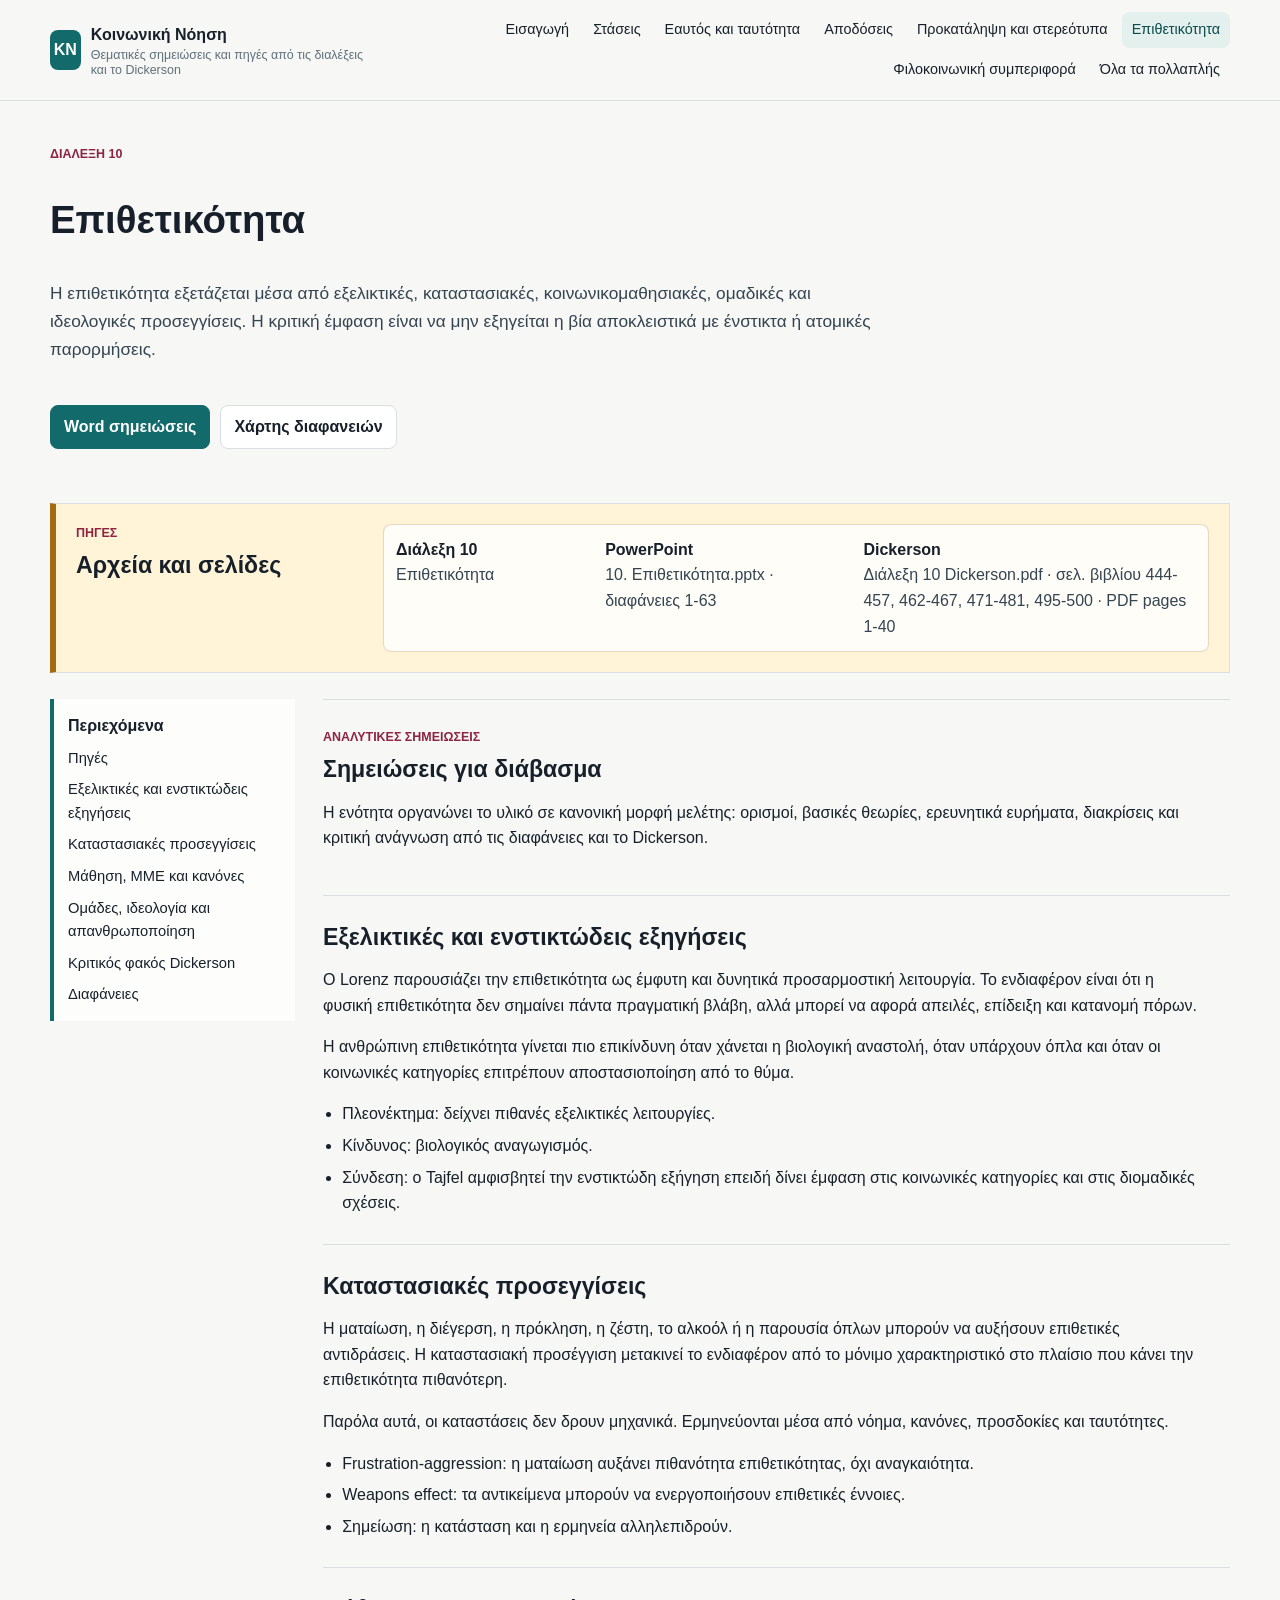
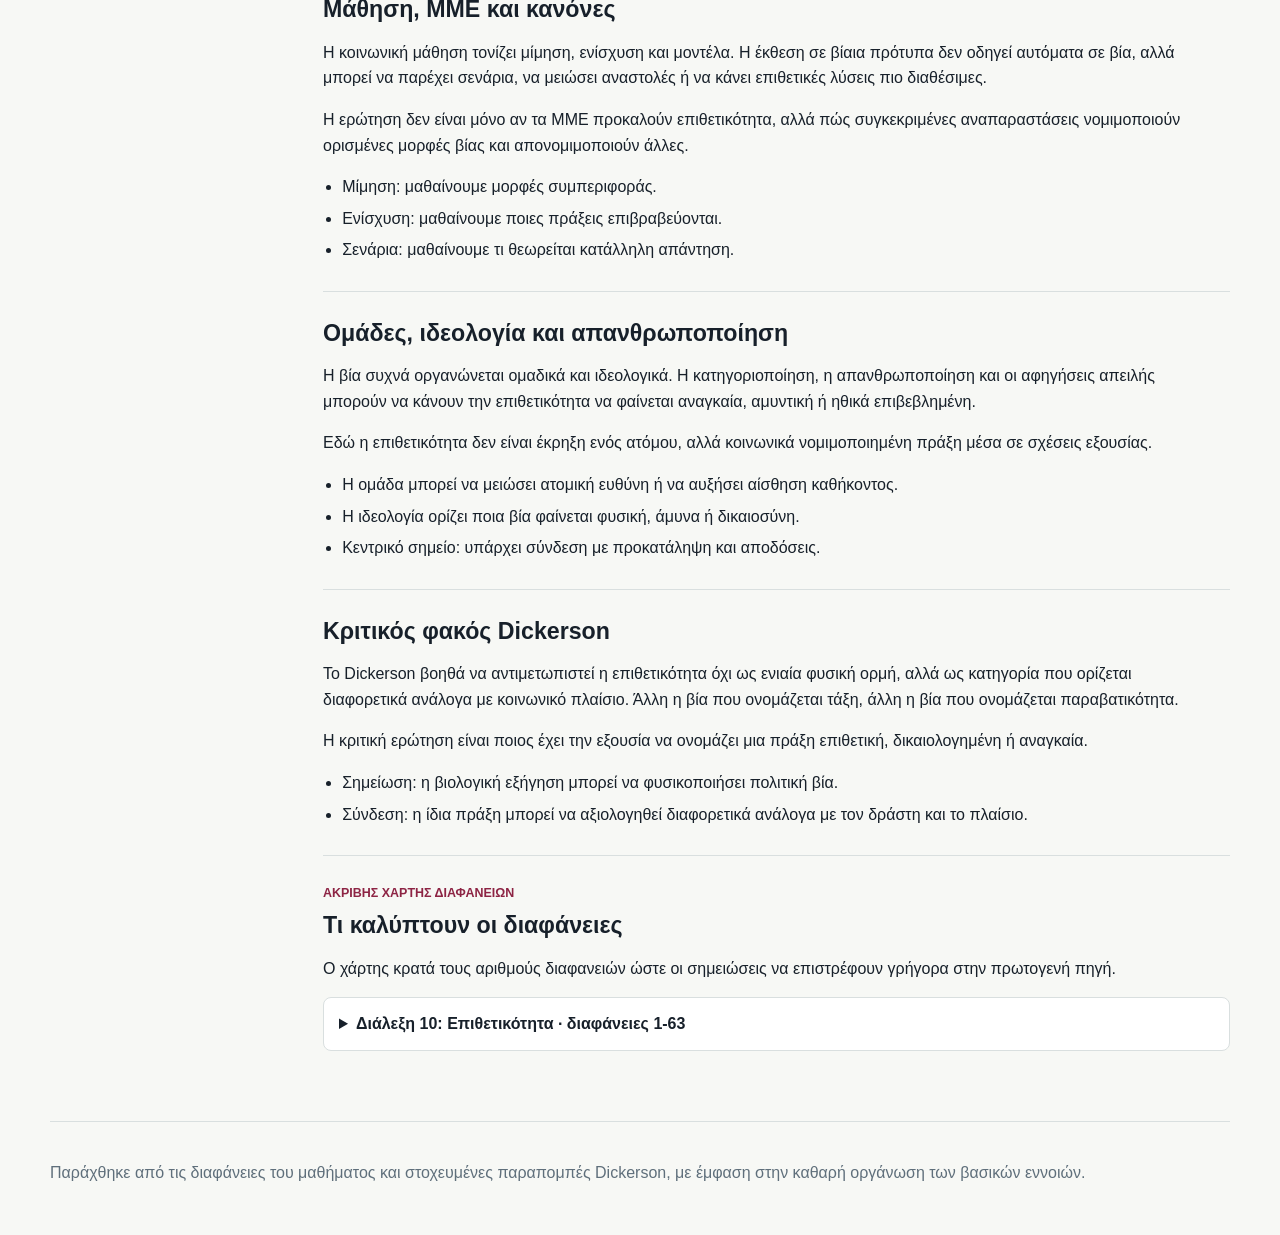
<file: topics/epithetikotita.html>
<!doctype html>
<html lang="el" data-base="../">
<head>
  <meta charset="utf-8">
  <meta name="viewport" content="width=device-width, initial-scale=1">
  <title>Επιθετικότητα | Κοινωνική Νόηση</title>
  <link rel="stylesheet" href="../assets/styles.css">
</head>
<body>
  <div class="progress" data-progress></div>
  
    <header class="site-header">
      <a class="brand " href="../index.html">
        <span class="brand-mark">ΚΝ</span>
        <span><strong>Κοινωνική Νόηση</strong><small>Θεματικές σημειώσεις και πηγές από τις διαλέξεις και το Dickerson</small></span>
      </a>
      <button class="menu-toggle" type="button" aria-label="Άνοιγμα πλοήγησης" data-menu-toggle>☰</button>
      <nav class="site-nav" data-site-nav>
        <a class="nav-link " href="../topics/eisagogi.html">Εισαγωγή</a>
<a class="nav-link " href="../topics/staseis.html">Στάσεις</a>
<a class="nav-link " href="../topics/eautos-taytotita.html">Εαυτός και ταυτότητα</a>
<a class="nav-link " href="../topics/apodoseis.html">Αποδόσεις</a>
<a class="nav-link " href="../topics/prokatalipsi-stereotypa.html">Προκατάληψη και στερεότυπα</a>
<a class="nav-link active" href="../topics/epithetikotita.html">Επιθετικότητα</a>
<a class="nav-link " href="../topics/filokoinoniki-symperifora.html">Φιλοκοινωνική συμπεριφορά</a>
        <a class="nav-link " href="../exam/multiple-choice.html">Όλα τα πολλαπλής</a>
      </nav>
    </header>
    
  <main>
    
    <section class="topic-hero">
      <p class="eyebrow">Διάλεξη 10</p>
      <h1>Επιθετικότητα</h1>
      <p class="lead">Η επιθετικότητα εξετάζεται μέσα από εξελικτικές, καταστασιακές, κοινωνικομαθησιακές, ομαδικές και ιδεολογικές προσεγγίσεις. Η κριτική έμφαση είναι να μην εξηγείται η βία αποκλειστικά με ένστικτα ή ατομικές παρορμήσεις.</p>
      <div class="hero-actions">
        <a class="button primary" href="../downloads/epithetikotita.docx">Word σημειώσεις</a>
        <a class="button" href="#slides">Χάρτης διαφανειών</a>
      </div>
    </section>
    
    <section class="source-panel" aria-labelledby="sources">
      <div>
        <p class="eyebrow">Πηγές</p>
        <h2 id="sources">Αρχεία και σελίδες</h2>
      </div>
      <div class="source-list">
            <div class="source-row">
              <div><strong>Διάλεξη 10</strong><span>Επιθετικότητα</span></div>
              <div><strong>PowerPoint</strong><span>10. Επιθετικότητα.pptx · διαφάνειες 1-63</span></div>
              <div><strong>Dickerson</strong><span>Διάλεξη 10 Dickerson.pdf · σελ. βιβλίου 444-457, 462-467, 471-481, 495-500 · PDF pages 1-40</span></div>
            </div>
            </div>
    </section>
    
    <div class="content-layout">
      <aside class="toc">
        <strong>Περιεχόμενα</strong>
        <a href="#sources">Πηγές</a>
        <a href="#εξελικτικές-και-ενστικτώδεις-εξηγήσεις">Εξελικτικές και ενστικτώδεις εξηγήσεις</a><a href="#καταστασιακές-προσεγγίσεις">Καταστασιακές προσεγγίσεις</a><a href="#μάθηση-μμε-και-κανόνες">Μάθηση, ΜΜΕ και κανόνες</a><a href="#ομάδες-ιδεολογία-και-απανθρωποποίηση">Ομάδες, ιδεολογία και απανθρωποποίηση</a><a href="#κριτικός-φακός-dickerson">Κριτικός φακός Dickerson</a>
        <a href="#slides">Διαφάνειες</a>
      </aside>
      <div class="study-content">
        
        <section class="note-section" id="analytical-notes">
          <p class="eyebrow">Αναλυτικές σημειώσεις</p>
          <h2>Σημειώσεις για διάβασμα</h2>
          <p>Η ενότητα οργανώνει το υλικό σε κανονική μορφή μελέτης: ορισμοί, βασικές θεωρίες, ερευνητικά ευρήματα, διακρίσεις και κριτική ανάγνωση από τις διαφάνειες και το Dickerson.</p>
        </section>
        

            <section class="note-section" id="εξελικτικές-και-ενστικτώδεις-εξηγήσεις">
              <h2>Εξελικτικές και ενστικτώδεις εξηγήσεις</h2>
              <p>Ο Lorenz παρουσιάζει την επιθετικότητα ως έμφυτη και δυνητικά προσαρμοστική λειτουργία. Το ενδιαφέρον είναι ότι η φυσική επιθετικότητα δεν σημαίνει πάντα πραγματική βλάβη, αλλά μπορεί να αφορά απειλές, επίδειξη και κατανομή πόρων.</p><p>Η ανθρώπινη επιθετικότητα γίνεται πιο επικίνδυνη όταν χάνεται η βιολογική αναστολή, όταν υπάρχουν όπλα και όταν οι κοινωνικές κατηγορίες επιτρέπουν αποστασιοποίηση από το θύμα.</p>
              <ul><li>Πλεονέκτημα: δείχνει πιθανές εξελικτικές λειτουργίες.</li><li>Κίνδυνος: βιολογικός αναγωγισμός.</li><li>Σύνδεση: ο Tajfel αμφισβητεί την ενστικτώδη εξήγηση επειδή δίνει έμφαση στις κοινωνικές κατηγορίες και στις διομαδικές σχέσεις.</li></ul>
            </section>
            

            <section class="note-section" id="καταστασιακές-προσεγγίσεις">
              <h2>Καταστασιακές προσεγγίσεις</h2>
              <p>Η ματαίωση, η διέγερση, η πρόκληση, η ζέστη, το αλκοόλ ή η παρουσία όπλων μπορούν να αυξήσουν επιθετικές αντιδράσεις. Η καταστασιακή προσέγγιση μετακινεί το ενδιαφέρον από το μόνιμο χαρακτηριστικό στο πλαίσιο που κάνει την επιθετικότητα πιθανότερη.</p><p>Παρόλα αυτά, οι καταστάσεις δεν δρουν μηχανικά. Ερμηνεύονται μέσα από νόημα, κανόνες, προσδοκίες και ταυτότητες.</p>
              <ul><li>Frustration-aggression: η ματαίωση αυξάνει πιθανότητα επιθετικότητας, όχι αναγκαιότητα.</li><li>Weapons effect: τα αντικείμενα μπορούν να ενεργοποιήσουν επιθετικές έννοιες.</li><li>Σημείωση: η κατάσταση και η ερμηνεία αλληλεπιδρούν.</li></ul>
            </section>
            

            <section class="note-section" id="μάθηση-μμε-και-κανόνες">
              <h2>Μάθηση, ΜΜΕ και κανόνες</h2>
              <p>Η κοινωνική μάθηση τονίζει μίμηση, ενίσχυση και μοντέλα. Η έκθεση σε βίαια πρότυπα δεν οδηγεί αυτόματα σε βία, αλλά μπορεί να παρέχει σενάρια, να μειώσει αναστολές ή να κάνει επιθετικές λύσεις πιο διαθέσιμες.</p><p>Η ερώτηση δεν είναι μόνο αν τα ΜΜΕ προκαλούν επιθετικότητα, αλλά πώς συγκεκριμένες αναπαραστάσεις νομιμοποιούν ορισμένες μορφές βίας και απονομιμοποιούν άλλες.</p>
              <ul><li>Μίμηση: μαθαίνουμε μορφές συμπεριφοράς.</li><li>Ενίσχυση: μαθαίνουμε ποιες πράξεις επιβραβεύονται.</li><li>Σενάρια: μαθαίνουμε τι θεωρείται κατάλληλη απάντηση.</li></ul>
            </section>
            

            <section class="note-section" id="ομάδες-ιδεολογία-και-απανθρωποποίηση">
              <h2>Ομάδες, ιδεολογία και απανθρωποποίηση</h2>
              <p>Η βία συχνά οργανώνεται ομαδικά και ιδεολογικά. Η κατηγοριοποίηση, η απανθρωποποίηση και οι αφηγήσεις απειλής μπορούν να κάνουν την επιθετικότητα να φαίνεται αναγκαία, αμυντική ή ηθικά επιβεβλημένη.</p><p>Εδώ η επιθετικότητα δεν είναι έκρηξη ενός ατόμου, αλλά κοινωνικά νομιμοποιημένη πράξη μέσα σε σχέσεις εξουσίας.</p>
              <ul><li>Η ομάδα μπορεί να μειώσει ατομική ευθύνη ή να αυξήσει αίσθηση καθήκοντος.</li><li>Η ιδεολογία ορίζει ποια βία φαίνεται φυσική, άμυνα ή δικαιοσύνη.</li><li>Κεντρικό σημείο: υπάρχει σύνδεση με προκατάληψη και αποδόσεις.</li></ul>
            </section>
            

            <section class="note-section" id="κριτικός-φακός-dickerson">
              <h2>Κριτικός φακός Dickerson</h2>
              <p>Το Dickerson βοηθά να αντιμετωπιστεί η επιθετικότητα όχι ως ενιαία φυσική ορμή, αλλά ως κατηγορία που ορίζεται διαφορετικά ανάλογα με κοινωνικό πλαίσιο. Άλλη η βία που ονομάζεται τάξη, άλλη η βία που ονομάζεται παραβατικότητα.</p><p>Η κριτική ερώτηση είναι ποιος έχει την εξουσία να ονομάζει μια πράξη επιθετική, δικαιολογημένη ή αναγκαία.</p>
              <ul><li>Σημείωση: η βιολογική εξήγηση μπορεί να φυσικοποιήσει πολιτική βία.</li><li>Σύνδεση: η ίδια πράξη μπορεί να αξιολογηθεί διαφορετικά ανάλογα με τον δράστη και το πλαίσιο.</li></ul>
            </section>
            
        
    <section class="slides-section" id="slides">
      <p class="eyebrow">Ακριβής χάρτης διαφανειών</p>
      <h2>Τι καλύπτουν οι διαφάνειες</h2>
      <p>Ο χάρτης κρατά τους αριθμούς διαφανειών ώστε οι σημειώσεις να επιστρέφουν γρήγορα στην πρωτογενή πηγή.</p>
      
            <details class="slide-outline">
              <summary>Διάλεξη 10: Επιθετικότητα · διαφάνειες 1-63</summary>
              <ol class="slide-list"><li id="lecture-10-slide-1"><span class="slide-no">10.1</span><span>Επιθετικότητα Ευάγγελος Ντόντης</span></li><li id="lecture-10-slide-2"><span class="slide-no">10.2</span><span>Περιεχόμενα Εξελικτικές προσεγγίσεις Καταστασιακές προσεγγίσεις Ομάδες και επιθετικότητα Ιδεολογία</span></li><li id="lecture-10-slide-3"><span class="slide-no">10.3</span><span>Ο Konrad Lorenz και η επιθετικότητα Η επ ιθετικότητ α ως έμφυτο ένστικτο Επ ηρεάστηκε από τη φροϋδική ιδέ α της «ορμής θανάτου», δηλαδή μιας εσωτερικής ορμής προς την καταστροφή και τον θάνατο. Σε α ντίθεση όμως με τον Freud – π ου δεν θεωρούσε α υτή την ορμή εξελικτικά χρήσιμη – ο Lorenz είδε την ε...</span></li><li id="lecture-10-slide-4"><span class="slide-no">10.4</span><span>Ο Konrad Lorenz και η επιθετικότητα Η επιθετικότητα ως εξελικτικά προσαρμοστική λειτουργία Διασπορά πληθυσμών Η επιθετικότητα ανάμεσα σε μέλη του ίδιου είδους οδηγεί σε διάσπαση και διασπορά, μειώνοντας τον ανταγωνισμό για περιορισμένους πόρους όπως τροφή, νερό και καταφύγιο. Επιλογή των ισχυρότερων...</span></li><li id="lecture-10-slide-5"><span class="slide-no">10.5</span><span>Ο Konrad Lorenz και η επιθετικότητα Επ ιθετικότητ α ≠ πάντα πρόκληση βλάβης Ο Lorenz τόνιζε ότι στις π ερισσότερες μορφές φυσικής επ ιθετικότητ ας δεν δημιουργείται πραγματική βλάβη. Πολύ συχνά α ρκεί έν α επιθετικό “display” (επίδειξη): δόντια, νύχια, κραυγές, στάση σώματος. Τα υπ οτελή ζώ α συχνά ...</span></li><li id="lecture-10-slide-6"><span class="slide-no">10.6</span><span>Γιατί η ανθρώπινη επιθετικότητα είναι πιο επικίνδυνη Απ ώλει α βιολογικών “σημάτων” υποταγής Σε α ντίθεση με τα ζώ α, οι άνθρωποι δεν έχουν βιολογικά ενσωματωμένα σήματα υποταγής. Άρ α οι συγκρούσεις δεν “εκτονώνονται” με ασφαλείς μηχανισμούς Τεχνολογί α που επιτρέπει θανάτωση από απόσταση χωρις αλλ...</span></li><li id="lecture-10-slide-7"><span class="slide-no">10.7</span><span>Σύνοψη και κριτική Η θεωρί α του Lorenz ως εξελικτική-ενστικτώδης εξήγηση ως γενετικά μετ αβιβαζόμενο χαρακτηριστικό (instinct). ως π ροϊόν φυσικής επ ιλογής π ου κά ποτε ωφελούσε το είδος. ως αναπ όφευκτη συμ περιφορική ορμή που συσσωρεύεται και αναζητά εκτόνωση . ως συμ περιφορά που στους ανθρώπου...</span></li><li id="lecture-10-slide-8"><span class="slide-no">10.8</span><span>Κριτική Η εξελικτική θεωρία παραβλέπει το νόημα και το κοινωνικό πλαίσιο των ανθρώπινων επιθετικών πράξεων. «Ισοπεδώνει» όλες τις μορφές επιθετικότητας ως εκδηλώσεις ενστίκτου , αγνοώντας πολιτική, κοινωνική, ιστορική διάσταση . Συνδέει σύγχρονα φαινόμενα (π.χ. ταραχές, στρατιωτική δράση) με προγονι...</span></li><li id="lecture-10-slide-9"><span class="slide-no">10.9</span><span>Η Υπόθεση Ματαίωσης–Επιθετικότητας Dollard et al. (1939) - έν α από τα πιο κλασικά μοντέλα εξήγησης της επιθετικής συμπεριφοράς. «Ματα ίωση » : οπ οι αδήποτε κατάσταση στην οποία το άτομο δεν καταφέρνει να αποκτήσει αυτό που θέλει, είτε λόγω εξωτερικών εμποδίων είτε εξαιτίας άλλων ανθρώπων. Βα σικές...</span></li><li id="lecture-10-slide-10"><span class="slide-no">10.10</span><span>Η μεταγενέστερη αναθεώρηση του Miller (1941) Αν αθεώρηση της δεύτερης υπόθεσης: Η ματα ίωση είν αι απαραίτητη αλλά όχι επαρκής Η ματα ίωση είν αι αναγκαία συνθήκη για την επιθετικότητα, αλλά δεν είναι πάντα επαρκής ώστε να την προκαλέσει. Δηλ αδή, κάθε επιθετική πράξη έχει μια προηγούμενη ματαίωση, ...</span></li><li id="lecture-10-slide-11"><span class="slide-no">10.11</span><span>Τα προβλήματα και οι κριτικές της αρχικής υπόθεσης Υπ ερ βολικός ντετερμινισμός Ο απ όλυτος ισχυρισμός « κάθε ματα ίωση → επ ιθετικότητ α» θεωρήθηκε ανεπαρκής Αν αγκάζει την ερευνήτρια να επεκτείνει τον ορισμό της ματαίωσης ώστε να ταιριάξει σε κάθε περίπτωση επιθετικότητας. Έλλειψη μηχ ανισμού για ...</span></li><li id="lecture-10-slide-12"><span class="slide-no">10.12</span><span>Η κληρονομιά της υπόθεσης Πα ρά τα π ρο βλήματά της, η Υπόθεση Ματαίωσης–Επιθετικότητας άνοιξε τον δρόμο για: τη μελέτη π ερι βαλλοντικών/καταστασιακών παραγόντων της επιθετικότητας μετ αγενέστερες θεωρίες όπως: η θεωρί α του Leonard Berkowitz το Γενικό Μοντέλο Επ ιθετικότητ ας (GAM)</span></li><li id="lecture-10-slide-13"><span class="slide-no">10.13</span><span>Το Μοντέλο του Berkowitz Mια από τις σημαντικότερες επεξεργασίες της σχέσης ανάμεσα σε αρνητικά ερεθίσματα, συναισθηματικές καταστάσεις και επιθετική συμπεριφορά. Παρατηρούμε τρία βασικά χαρακτηριστικά: Μετασχηματισμός της Υπόθεσης Ματαίωσης–Επιθετικότητας Έμφαση σε αρνητικά ερεθίσματα Νέο-συνειρμικ...</span></li><li id="lecture-10-slide-14"><span class="slide-no">10.14</span><span>Κριτική στη Ματαίωση–Επιθετικότητα Ο Berkowitz υποστήριξε ότι: Η ματαίωση δεν είναι μοναδική πηγή επιθετικότητας. Αυτό που πραγματικά προκαλεί επιθετικές τάσεις είναι η αρνητική συναισθηματική κατάσταση που συνοδεύει μια δυσάρεστη εμπειρία, όχι η ματαίωση καθαυτή. Κάθε αρνητικό ερέθισμα μπορεί να πρ...</span></li><li id="lecture-10-slide-15"><span class="slide-no">10.15</span><span>Αρνητικά Ερεθίσματα Η επιθετικότητα δεν προκύπτει μόνο από ματαίωση, αλλά από οποιοδήποτε είδος αρνητικής εμπειρίας. Πηγές αρνητικών εμπειριών Σωματικός πόνος (π.χ. παγωμένο νερό στα χέρια) Θερμική δυσφορία (ζέστη/υπερβολικές θερμοκρασίες) Αρνητικά γεγονότα (προσβολή, υποτίμηση, σκληρή συμπεριφορά) ...</span></li><li id="lecture-10-slide-16"><span class="slide-no">10.16</span><span>Έρευνες Πρόκληση οργής Ηλεκτροσόκ , μειωτικά , π ροσ βλητικά ή αυταρχικά σχόλια, βίαιες εικόνες ή ταινίες, γενικότερα ερεθίσματα που σχετίζονται με επιθετικότητα Διερεύνηση απ οτελεσμάτων και συνθηκών Εμ πειρία περισσότερων ηλεκτροσόκ → χορήγηση περισσότερων ηλεκτροσόκ (όταν στο εργαστήριο υπήρχαν ό...</span></li><li id="lecture-10-slide-17"><span class="slide-no">10.17</span><span>Η Νέο-Συνειρμική Θεωρία Αποτελεί την ώριμη εκδοχή του θεωρητικού του πλαισίου. Κεντρική θέση : Κάθε αρνητική συναισθηματική κατάσταση (θυμός, λύπη, πόνος, απογοήτευση) ενεργοποιεί ένα ευρύ δίκτυο συνειρμικών συνδέσεων στο γνωστικό σύστημα. μνήμες θυμού εικόνες βίας επιθετικές σκέψεις παλαιότερες εμπ...</span></li><li id="lecture-10-slide-18"><span class="slide-no">10.18</span><span>Αρνητικό ερέθισμα Ενεργοποίηση “αρνητικών συνειρμών” Συνθήκες -ερεθίσματα Επιθετική διάθεση Επιθετική συμπεριφορά (υπό όρους) Πόνος Ζέστη Προσβολή Θόρυβος Στέρηση, ματαίωση Συνειρμοί συνδεδεμένοι με : θυμό επ ιθετικότητ α επ ιθετικά σενάρι α α ρνητικές α ξιολογήσεις Προαιρετικά αλλά σημαντικά Πχ. Ει...</span></li><li id="lecture-10-slide-19"><span class="slide-no">10.19</span><span>Αξιολόγηση Μετ ατοπίζει την έμφαση από σαφείς αιτίες (π.χ. ματα ίωση ) σε γενικότερες α ρνητικές εμ πειρίες . Εξηγεί γι ατί η επιθετικότητα δεν είναι αναπόφευκτη — απαιτούνται συνθήκες ενεργοποίησης. Συνδέει συν αισθηματικές, γνωστικές και περιβαλλοντικές μεταβλητές. Άνοιξε τον δρόμο γι α το General...</span></li><li id="lecture-10-slide-20"><span class="slide-no">10.20</span><span>Το Μοντέλο Μεταφοράς της Διέγερσης του Dolf Zillmann Συνδέει τη φυσιολογική διέγερση , τη γνωστική απ οτίμησ η της και την εκδήλωση επ ιθετικής συμ περιφοράς. Γέφυρ α ανάμεσα στις θεωρίες που εστιάζουν στο άτομο και σε εκείνες που τονίζουν τους καταστασιακούς παράγοντες. Κύρι α θέση: η επιθετικότητα...</span></li><li id="lecture-10-slide-21"><span class="slide-no">10.21</span><span>Η διέγερση στο μοντέλο του Zillmann Η διέγερση είν αι φυσιολογική ενεργοποίηση του οργανισμού — αυξημένος καρδιακός ρυθμός, ένταση, αδρεναλίνη. Μπ ορεί να π ροκληθεί από: Παρα λίγο α τύχημ α Έντονο φό βο Θυμό Σεξου αλική διέγερση Έντονη σωμ ατική άσκηση Η διέγερση δεν δι ακρίνεται εύκολα από το άτομ...</span></li><li id="lecture-10-slide-22"><span class="slide-no">10.22</span><span>Στάδια διέγερσης και επιθετικότητας Στάδιο 1: Αρχική διέγερση Κάποιο ερέθισμα προκαλεί σωματική ενεργοποίηση. Παράδειγμα: παραλίγο να μας χτυπήσει αυτοκίνητο → έντονος καρδιακός παλμός. Στάδιο 2: Παρατεταμένη διέγερση Η ενεργοποίηση διατηρείται για αρκετά λεπτά, ακόμη και αφού η αρχική αιτία πάψει ν...</span></li><li id="lecture-10-slide-23"><span class="slide-no">10.23</span><span>Αποτίμηση O τρό πος που ερμηνεύουμε τη διέγερση παίζει κρίσιμο ρόλο: Απ όδοση διέγερσης σε μι α τρέχουσα πρόκληση → επιθετικότητα αυξάνει. Συνειδητο ποίηση ότι προήλθε από αλλού → επιθετικότητα μειώνεται. Η επ ιθετικότητ α δεν είναι μόνο φυσιολογική αντίδραση αλλά και γνωστική διαδικασία. Δυν ατά ση...</span></li><li id="lecture-10-slide-24"><span class="slide-no">10.24</span><span>Κριτικές Τα πειραματικά σενάρια (π.χ. ηλεκτροσόκ) δεν μοιάζουν με πραγματικές μορφές επιθετικότητας. Υπερτονίζεται ο ρόλος του μεμονωμένου ατόμου , παραβλέποντας κοινωνικοπολιτισμικό πλαίσιο. Η επιθετικότητα συχνά παρουσιάζεται ως αντίδραση , όχι ως σκόπιμη ενέργεια με νόημα. Είναι δύσκολος ο διαχωρ...</span></li><li id="lecture-10-slide-25"><span class="slide-no">10.25</span><span>Το Γενικό Μοντέλο Επιθετικότητας Συνδυάζει δι αφορετικές προσεγγίσεις στην επιθετικότητα (βιολογικές, γνωστικές, συναισθηματικές, περιβαλλοντικές). Δεν εξηγεί μόνο μεμονωμένες π ράξεις επ ιθετικότητ ας αλλά και το π ω ς αυτές συσσωρεύονται και διαμορφώνουν την προσωπικότητα και τη μελλοντική συμπερι...</span></li><li id="lecture-10-slide-26"><span class="slide-no">10.26</span><span>Επιθετικότητα ως αποτέλεσμα της αλληλεπίδρασης: Προσωπικών παραγόντων Καταστασιακών παραγόντων Εσωτερικών καταστάσεων Διαδικασιών αξιολόγησης &amp; λήψης απόφασης Συμπεριφορικού αποτελέσματος Κυκλικής επίδρασης στο μέλλον</span></li><li id="lecture-10-slide-27"><span class="slide-no">10.27</span><span>Προσωπικοί Παράγοντες Χαρακτηριστικά του ατόμου που επηρεάζουν το πώς αντιλαμβάνεται και επεξεργάζεται καταστάσεις: Βιολογικές προδιαθέσεις Προηγούμενη έκθεση σε επιθετικότητα Ιστορικό θυματοποίησης Στερεότυπα &amp; πολιτισμικές αντιλήψεις Προσωπικότητα (πχ. ναρκισσισμός (συσχετίζεται με επιθετικότητα ό...</span></li><li id="lecture-10-slide-28"><span class="slide-no">10.28</span><span>Καταστασιακοί Παράγοντες Πα ράγοντες στο άμεσο π ερι βάλλον που μπορεί να πυροδοτήσουν επιθετική διάθεση: Προκλήσεις , π ροσ βολές Ε ρεθίσμ ατα (π.χ. π όνος , ζέστη , θόρυ βος) Βί αια μέσα (ταινίες, παιχνίδια, εικόνες) Πα ρουσί α όπλων ή “επιθετικών κλειδιών” Συγκρούσεις με άλλους Αυτά τα ερεθίσμ ατ...</span></li><li id="lecture-10-slide-29"><span class="slide-no">10.29</span><span>Η Εσωτερική Κατάσταση Η κα ρδιά του μοντέλου : τρεις αλληλεπιδρώσες διαστάσεις. Συν αισθήματα Θυμός , ε χθρότητ α , α ρνητική διάθεση Νόηση Σκέψεις επ ιθετικότητ ας Εχθρικές ερμηνείες γεγονότων Αν αμνήσεις βίαιων σεναρίων Γνωστικές δομές π ου έχουν ενισχυθεί από έκθεση σε βία Διέγερση Φυσιολογική εν...</span></li><li id="lecture-10-slide-30"><span class="slide-no">10.30</span><span>Αξιολόγηση και Λήψη Απόφασης Το άτομο σε α υτό το στάδιο εκτιμά τι συμ βαίνει και αποφασίζει αν θα δράσει επιθετικά ή όχι. Υπ άρχουν δύο είδη δράσης : Πα ρορμητική δράση - Γρήγορη , χωρίς σκέψη &amp; συχνή ότ αν: έντονος θυμός , υψηλή διέγερση , επιθετικές σκέψεις Στοχ αστική δράση Βρ αδύτερη , τ ο άτομ...</span></li><li id="lecture-10-slide-31"><span class="slide-no">10.31</span><span>Το Συμπεριφορικό Αποτέλεσμα Η τελική συμ περιφορά μπορεί να είναι: επ ιθετική ( λεκτική ή σωμ ατική) πα θητική / απ οσυρτική κα τευν αστική Αυτή η συμ περιφορά παράγει κοινωνική αλληλεπίδραση που: α λλάζει το π ερι βάλλον α λλάζει το άλλο άτομο α λλάζει το ίδιο το υπ οκείμενο</span></li><li id="lecture-10-slide-32"><span class="slide-no">10.32</span><span>Οι Κύκλοι Επιθετικότητας Το ΓΜΕ υπ ογρ αμμίζει ότι η επιθετικότητα δεν τελειώνει με μία πράξη. Κάθε επ εισόδιο : τρο ποποιεί την προσωπικότητα (π.χ. μειωμένη ενσυν αίσθηση) ενισχύει γνωστικές δομές (“ έτσι λύνουμε συγκρούσεις ”) α υξάνει την εξοικείωση με βία δι αμορφώνει προβλέψεις για μελλοντικές ...</span></li><li id="lecture-10-slide-33"><span class="slide-no">10.33</span><span></span></li><li id="lecture-10-slide-34"><span class="slide-no">10.34</span><span>Το ΓΜΕ και η βία στα μέσα ενημέρωσης και διασκέδασης Βραχυπρόθεσμες επιδράσεις αυξημένη διέγερση ενεργοποίηση επιθετικών σκέψεων άμεση μίμηση βίαιης συμπεριφοράς Μακροπρόθεσμες επιδράσεις απευαισθητοποίηση στη βία δημιουργία “επιθετικών δομών γνώσης” εχθρική απόδοση προθέσεων παρατήρηση “μοντέλων” κ...</span></li><li id="lecture-10-slide-35"><span class="slide-no">10.35</span><span>Κάποια ευρήματα Συν αισθηματική απευαισθητοποίηση Μειωμένη συν αισθηματική ανταπόκριση στη βία. Μετριέτ αι με φυσιολογικά μέσα (π.χ. μικρότερη κα ρδι ακή αντίδραση). Ανά πτυξη “επιθετικών δομών γνώσης” Μελέτη Bushman &amp; Anderson (2002) 20 λε πτά παιχνιδιού σε βίαιο videogame → πιο επιθετικές απαντήσε...</span></li><li id="lecture-10-slide-36"><span class="slide-no">10.36</span><span>Κριτική Πλεονεκτήματα Ενοποιεί πολλαπλές προσεγγίσεις Εξηγεί τόσο τη βραχυπρόθεσμη όσο και τη μακροπρόθεσμη επιθετικότητα Επιτρέπει μελέτη της επίδρασης των ΜΜΕ Κριτικές Παραμένει ατομοκεντρικό (αγνοεί κοινωνικό πλαίσιο &amp; νόημα). Θεωρεί την επιθετικότητα αντίδραση, όχι σκοπούμενη πράξη. Εστιάζει υπε...</span></li><li id="lecture-10-slide-37"><span class="slide-no">10.37</span><span>Πλήθος, επιθετικότητα, και απεξατομίκευση Η ιδέα της απεξατομίκευσης ξεκινά από τον Le Bon (1896). Το πλήθος δημιουργεί ανωνυμία, υποβλητικότητα σε παροτρύνσεις και συμπεριφορές άλλων, και αποδέσμευση από τα κοινωνικά όρια. Το άτομο χάνει τον πολιτισμένο του εαυτό μέσα στο πλήθος. Συλλογικό ασυνείδη...</span></li><li id="lecture-10-slide-38"><span class="slide-no">10.38</span><span>Festinger Μέλη ομάδων αλλάζουν τον τρόπο νόησης του ατομικού εαυτού → έννοια της απεξατομίκευσης Πρώιμη ή «κλασική», ερμηνεία της απεξατομίκευσης → κατάσταση στην οποία οι άνθρωποι (συχνά επειδή ανήκουν σε μια ομάδα ανθρώπων) έχουν μειωμένο αίσθημα τόσο ευθύνης για τις δικές τους πράξεις όσο και επί...</span></li><li id="lecture-10-slide-39"><span class="slide-no">10.39</span><span>Πειράματα του Zimbardo στην απεξατομίκευση Έμφ αση στην σχέση ‘ ανωνυμία → απεξατομίκευση → επιθετικότητα ’ Πείρ αμα 1 με φοιτητές Ομάδ α ελέγχου: κανονικά ρούχα, κάρτες με ονόματα (υψηλή αναγνωρισιμότητα) Ομάδ α με απεξατομίκευση: λευκή ρόμπα με κουκούλα, καλυμμένο πρόσωπο, χωρίς ταυτοποίηση ηλεκτρ...</span></li><li id="lecture-10-slide-40"><span class="slide-no">10.40</span><span>Participants in Zimbardo’s Deindividuation study. NYU Bronx, 1967</span></li><li id="lecture-10-slide-41"><span class="slide-no">10.41</span><span>Οι μελέτες του Ed Diener (1976, 1979, 1980) Κομ βικές στην μελέτη της απεξατομίκευσης και της επιθετικότητας Αμφισ βήτησαν την κλασική άποψη του Zimbardo. Έδειξ αν ότι η απεξατομίκευση δεν οδηγεί αυτόματα σε επιθετικότητα. Τόνισ αν τον ρόλο της προγενέστερης συναισθηματικης διεγερσης και των κοινωνι...</span></li><li id="lecture-10-slide-42"><span class="slide-no">10.42</span><span>Ο Diener θέλησε να εξετάσει: Επηρεάζει η ανωνυμία την επιθετική συμπεριφορά; Παίζει ρόλο η παρουσία ομάδας; Τι είναι πιο σημαντικό: η απεξατομίκευση ή η προγενέστερη διέγερση; Ήταν η πρώτη μελέτη που έθετε όλους αυτούς τους παράγοντες ταυτόχρονα. Σχεδιασμός του πειράματος Μεταβλητή 1 : Προγενέστερη ...</span></li><li id="lecture-10-slide-43"><span class="slide-no">10.43</span><span>Οι συμμετέχοντες οδηγούντ αν σε ένα σκοτεινό δωμάτιο, φωτισμένο ελάχιστα, όπου: Υπ ήρχε έν ας “ παθητικός στόχος ” (role-player) καθισμένος στο πάτωμα. Υπ ήρχ αν διαθέσιμα επιθετικά αντικείμενα : εφημερίδες τυλιγμένες σε μπ άλες π ιστόλι α με σφουγγαράκια σπα θιά από α φρολέξ τού βλα από αφρολέξ λα ...</span></li><li id="lecture-10-slide-44"><span class="slide-no">10.44</span><span>Αποτελέσματα Τα απ οτελέσμ ατα αποδόμησαν πλήρως τη θεωρία του Zimbardo. Το π ιο ισχυρό εύρημ α : Προγενέστερη διεγερση → επιθετικότητα Η υψηλή διέγερση ( ρίψη μπ ουκ αλιών) οδήγησε σε σημαντικά περισσότερη επιθετικότητα. Η α νωνυμί α δεν είχε κεντρική επίδραση. Η ομάδ α μείωσε την επιθετικότητα Η π...</span></li><li id="lecture-10-slide-45"><span class="slide-no">10.45</span><span>Εξηγήσεις Εντός της δι ατύπωσης των Festinger et al. (1952), ήτ αν η «ιδέα gestalt» της αντίληψης ολόκληρων μορφών και όχι μεμονωμένων μερών. Diener et al. : « όπ ως η οπ τική π ροσοχή μπ ορεί να κα τευθυνθεί από τα χαρα κτηριστικά»των οπ τικών μορφών , έτσι και η π ροσοχή κά ποιου στα άτομα και στο...</span></li><li id="lecture-10-slide-46"><span class="slide-no">10.46</span><span>Σκοπ ός η κριτική επα νεξέτ αση θεωριών απεξατομίκευσης ως εξήγησης για αντι-κανονιστική συμπεριφορά. Πρώτη συστημ ατική μετα-ανάλυση (60 ανεξάρτητες μελέτες, 4.714 συμμετέχοντες) για το φαινόμενο. Ελάχιστη συνολική υπ οστήριξη γι α τη θεωρία απεξατομίκευσης Συνολική επ ίδρ αση: πολύ μικρή αλλά στατ...</span></li><li id="lecture-10-slide-47"><span class="slide-no">10.47</span><span>Ευρήματα των Postmes &amp; Spears Απ εξ ατομίκευση δεν προκαλεί συμπεριφορές που αποκλίνουν από γενικούς κοινωνικούς κανόνες. Οι άνθρω ποι συμμορφώνονται περισσότερο προς ειδικούς, τοπικούς ή καταστασιακούς κανόνες Απ εξ ατομίκευση → ακολούθηση του κανόνα της συγκεκριμένης κατάστασης . Η &quot; κατα στ ασιακ...</span></li><li id="lecture-10-slide-48"><span class="slide-no">10.48</span><span>Social Identity model of Deindividuation Effects [SIDE] Η αποπροσωποποίηση δεν σημαίνει απώλεια ταυτότητας – σημαίνει μετατόπιση ταυτότητας. δεν &quot;χάνονται&quot; οι κανόνες, αλλά ενεργοποιείται η κοινωνική (ομαδική) ταυτότητα. Σε συνθήκες αποπροσωποποίησης Οι άνθρωποι δεν γίνονται παρορμητικοί. Γίνονται π...</span></li><li id="lecture-10-slide-49"><span class="slide-no">10.49</span><span>Ρόλος α νωνυμί ας Δεν οδηγεί σε απ ώλει α ελέγχου, αλλά σε ενίσχυση της ομαδικής ταυτότητας. Η α νωνυμί α: Κάνει λιγότερο σημ αντικά τα ατομικά χαρακτηριστικά. Αυξάνει τη συν αισθηματική και αντιληπτική &quot;συγχώνευση&quot; με την ομάδα. Δίνει έμφ αση στο ποιοι είμαστε ως ομάδα, όχι ποιος είμαι εγώ. Johnson...</span></li><li id="lecture-10-slide-50"><span class="slide-no">10.50</span><span>Δυο διαστάσεις (1) Γνωστικό SIDE (Cognitive SIDE) Η ανωνυμία κάνει ισχυρότερη την ενεργοποιημένη ομαδική ταυτότητα. Η συμπεριφορά καθοδηγείται από τους ομαδικούς κανόνες. (2) Στρατηγικό SIDE (Strategic SIDE) Η ανωνυμία προστατεύει το άτομο από αρνητικές συνέπειες. Άρα διευκολύνει συλλογική δράση ενα...</span></li><li id="lecture-10-slide-51"><span class="slide-no">10.51</span><span>O ρόλος της ιδεολογίας Οι ιδεολογίες δι αμορφώνουν πώς κατασκευάζονται οι ομάδες και πώς δικαιολογείται η επιθετικότητα εναντίον τους - απανθρωποποποίηση και νομιμοποίηση βίας Παρα δείγμ ατα Οι Εβρα ίοι π εριγράφοντ αν ως «ιός» κατά το Ολοκαύτωμα. Οι Μουσουλμάνοι της Βοσνί ας αποκαλούνταν «balijas»,...</span></li><li id="lecture-10-slide-52"><span class="slide-no">10.52</span><span>O ρόλος της ιδεολογίας Οι ιδεολογίες καθορίζουν ποιος θεωρείται «νόμιμος» στόχος επιθετικότητας Ο Finlay (2007) δείχνει ότι η ρητορική εξτρεμισμού: καθορίζει ποιοι ανήκουν στην ενδο-ομάδα, ποιοι ανήκουν στην εξω-ομάδα, ποια απειλή «υποτίθεται» ότι αυτή η εξω-ομάδα θέτει, πώς πρέπει να αντιμετωπιστεί...</span></li><li id="lecture-10-slide-53"><span class="slide-no">10.53</span><span>O ρόλος της ιδεολογίας Οι ιδεολογίες επηρεάζουν τον ίδιο τον ορισμό της «επιθετικότητας» H κοινωνική ψυχολογία συχνά υιοθετεί κοινότοπους, ιδεολογικά φορτισμένους ορισμούς της επιθετικότητας, π.χ. «δύο άντρες που τσακώνονται», και αγνοεί: κρατική ή θεσμική βία, συλλογικές ή στρατιωτικές μορφές επιθε...</span></li><li id="lecture-10-slide-54"><span class="slide-no">10.54</span><span>O ρόλος της ιδεολογί ας Η ιδεολογία παραμελείται σε πολλά κυρίαρχα ψυχολογικά μοντέλα Θεωρίες όπως το Γενικό Μοντέλο Επιθετικότητας εστιάζουν κυρίως σε ατομικούς παράγοντες ή σε στιγμιαία ερεθίσματα. Παραμελούν την ιδεολογική πραγματικότητα που δίνει νόημα, κανονικοποιεί ή επιβάλλει την επιθετικότητ...</span></li><li id="lecture-10-slide-55"><span class="slide-no">10.55</span><span>Η ιδεολογία των incels και επιθετικότητα βιολογική ώθηση λόγω πρωτόγονων ενστίκτων για επιβίωση οδηγεί τις γυναίκες να χειραγωγούν αυτούς τους άνδρες σε σχέσεις. ιεραρχία βασισμένη στην εξωτερική εμφάνιση - βασικό κλειδί για σεξουαλικές σχέσεις και θέση του ατόμου στην κοινωνία ψέματα για την ανισότ...</span></li><li id="lecture-10-slide-56"><span class="slide-no">10.56</span><span></span></li><li id="lecture-10-slide-57"><span class="slide-no">10.57</span><span></span></li><li id="lecture-10-slide-58"><span class="slide-no">10.58</span><span></span></li><li id="lecture-10-slide-59"><span class="slide-no">10.59</span><span>Όλοι εμείς εδώ σήμερ α δεν θέλουμε να δούμε την εκλογική μας νίκη να κλέβεται από τους ενθαρρυμένους ριζοσπαστικούς αριστερούς Δημοκρατικούς, κάτι που κάνουν και κλέβουν τα ψεύτικα μέσα ενημέρωσης. Αυτό έχουν κάνει και α υτό κάνουν . Δεν θα τα παρα τήσουμε π οτέ . Δεν θα παρα δεχτούμε π οτέ , δεν συ...</span></li><li id="lecture-10-slide-60"><span class="slide-no">10.60</span><span>Οι Δημοκρ ατικοί είναι απελπισμένοι. Δεν ψηφίζουν π οτέ γι α τίποτα, ούτε καν για μία ψήφο. Αλλά θα π ροσ παθήσουμε να δώσουμε στους Ρεπουμπλικάνους μας, τους αδύναμους, επειδή οι ισχυροί δεν χρειάζονται καμία από τη βοήθειά μας, θα προσπαθήσουμε να τους δώσουμε το είδος της υπερηφάνειας και της τόλ...</span></li><li id="lecture-10-slide-61"><span class="slide-no">10.61</span><span>Δεν θα αφα ιρέσουμε το όνομ α από το μνημείο του Ουάσινγκτον. Δεν θα το κάνουμε . Κουλτούρ α του cancel. Ήθελ αν να ξεφορτωθούν το Μνημείο του Τζέφερσον, είτε να το κατεβάσουν είτε απλώς να βάλουν κάποιον άλλο εκεί. Δεν νομίζω ότι α υτό θα συμ βεί. Είν αι πολύ καλύτερα να μην συμβεί. Αν και με α υτή...</span></li><li id="lecture-10-slide-62"><span class="slide-no">10.62</span><span>Οι Ρε πουμπλικάνοι μάχονται συνεχώς σαν πυγμάχος με τα χέρια δεμένα πίσω από την πλάτη του. Είν αι σαν πυγμάχος, και θέλουμε να είμαστε τόσο καλοί. Θέλουμε να σε βόμαστε όλους, ακόμα και τους κακούς ανθρώπους. Θα π ρέ πει να αγωνιστούμε πολύ πιο σκληρά. Πολεμάμε μα νιωδώς και αν δεν π ολεμήσετε μα ν...</span></li><li id="lecture-10-slide-63"><span class="slide-no">10.63</span><span>Σύνοψη Πολλαπλά μοντέλα επιθετικότητας (εξελικτικά, καταστασιακά, ομάδων, ιδεολ.) Οι εξελικτικές θεωρίες τονίζουν ένστικτα και νευροψυχολογικές δομές, αλλά συχνά αγνοούν το πλαίσιο και τη σημασία της πράξης. Οι καταστασιακές προσεγγίσεις (π.χ. ματαίωση, αρνητικό συναίσθημα, επιθετικά ερεθίσματα) δεί...</span></li></ol>
            </details>
            
    </section>
    
      </div>
    </div>
    
  </main>
  <footer class="site-footer">
    <p>Παράχθηκε από τις διαφάνειες του μαθήματος και στοχευμένες παραπομπές Dickerson, με έμφαση στην καθαρή οργάνωση των βασικών εννοιών.</p>
  </footer>
  <script src="../assets/app.js"></script>
</body>
</html>
</file>
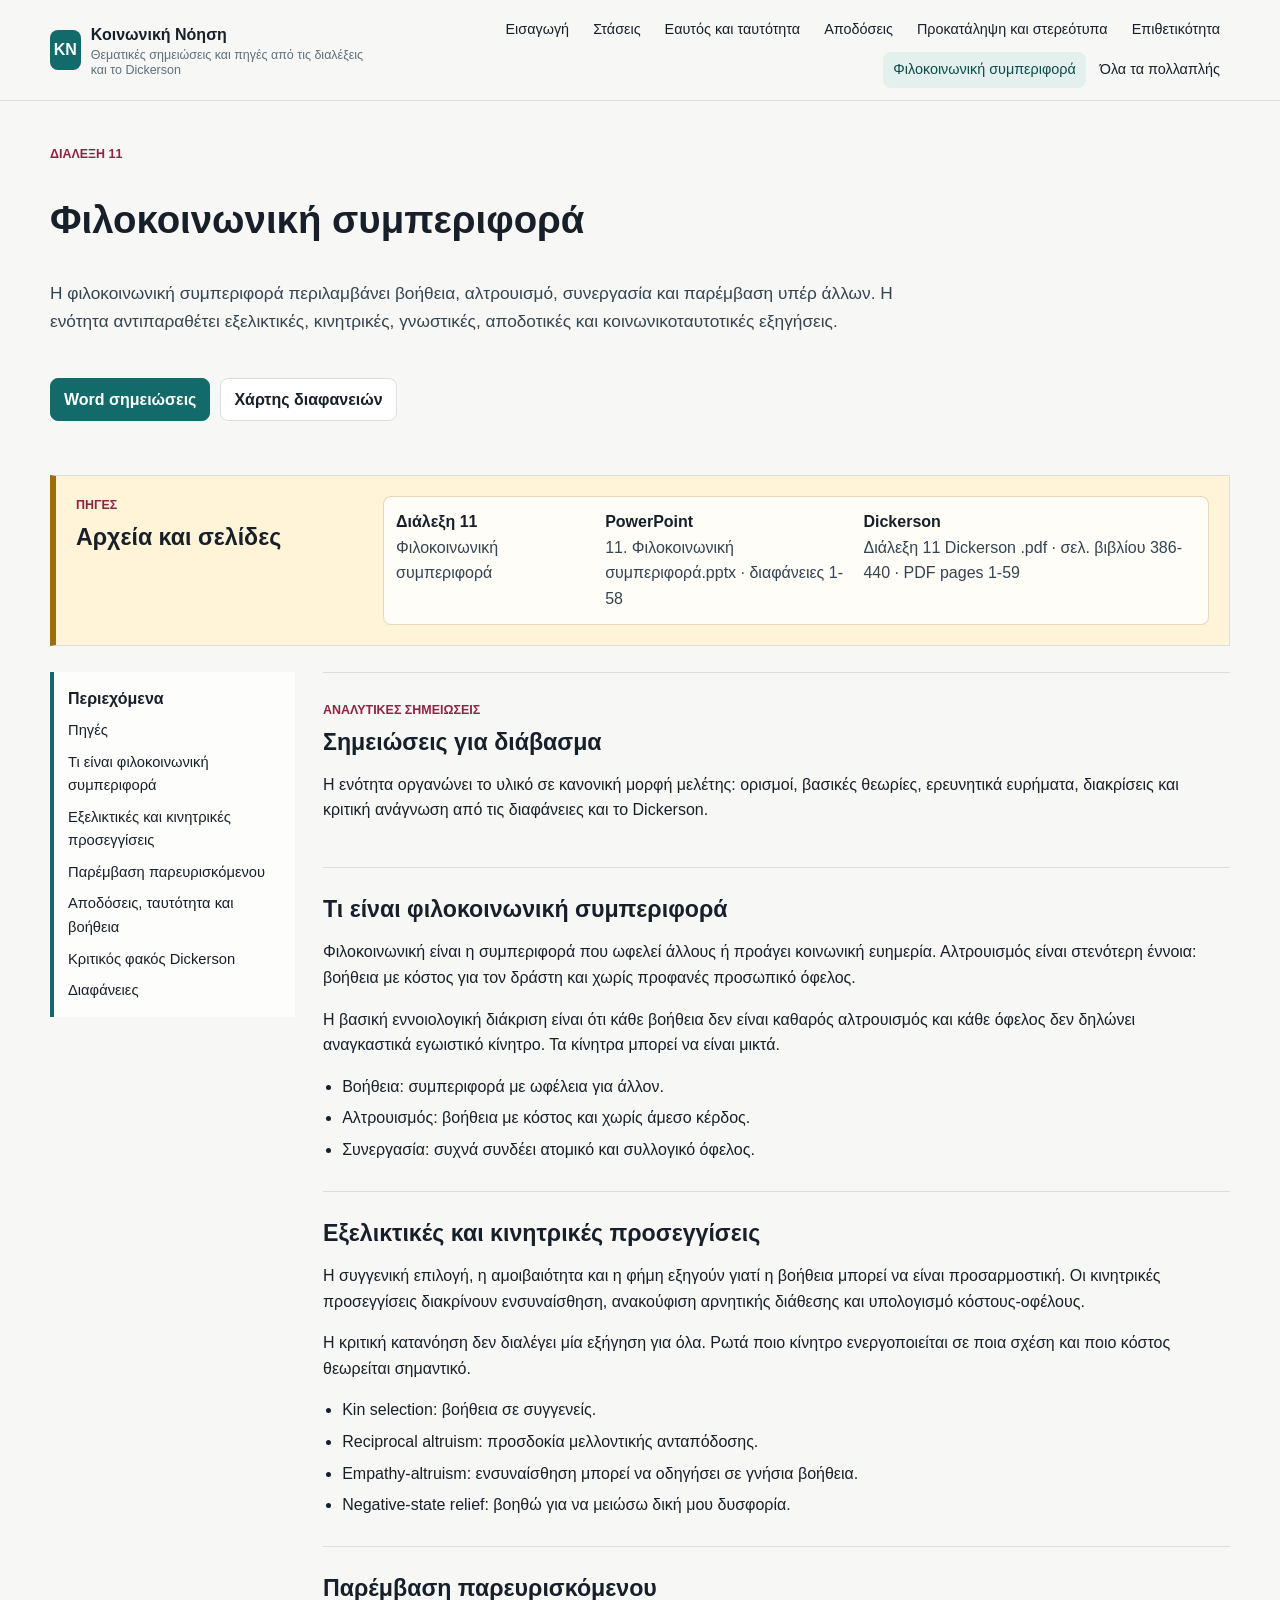
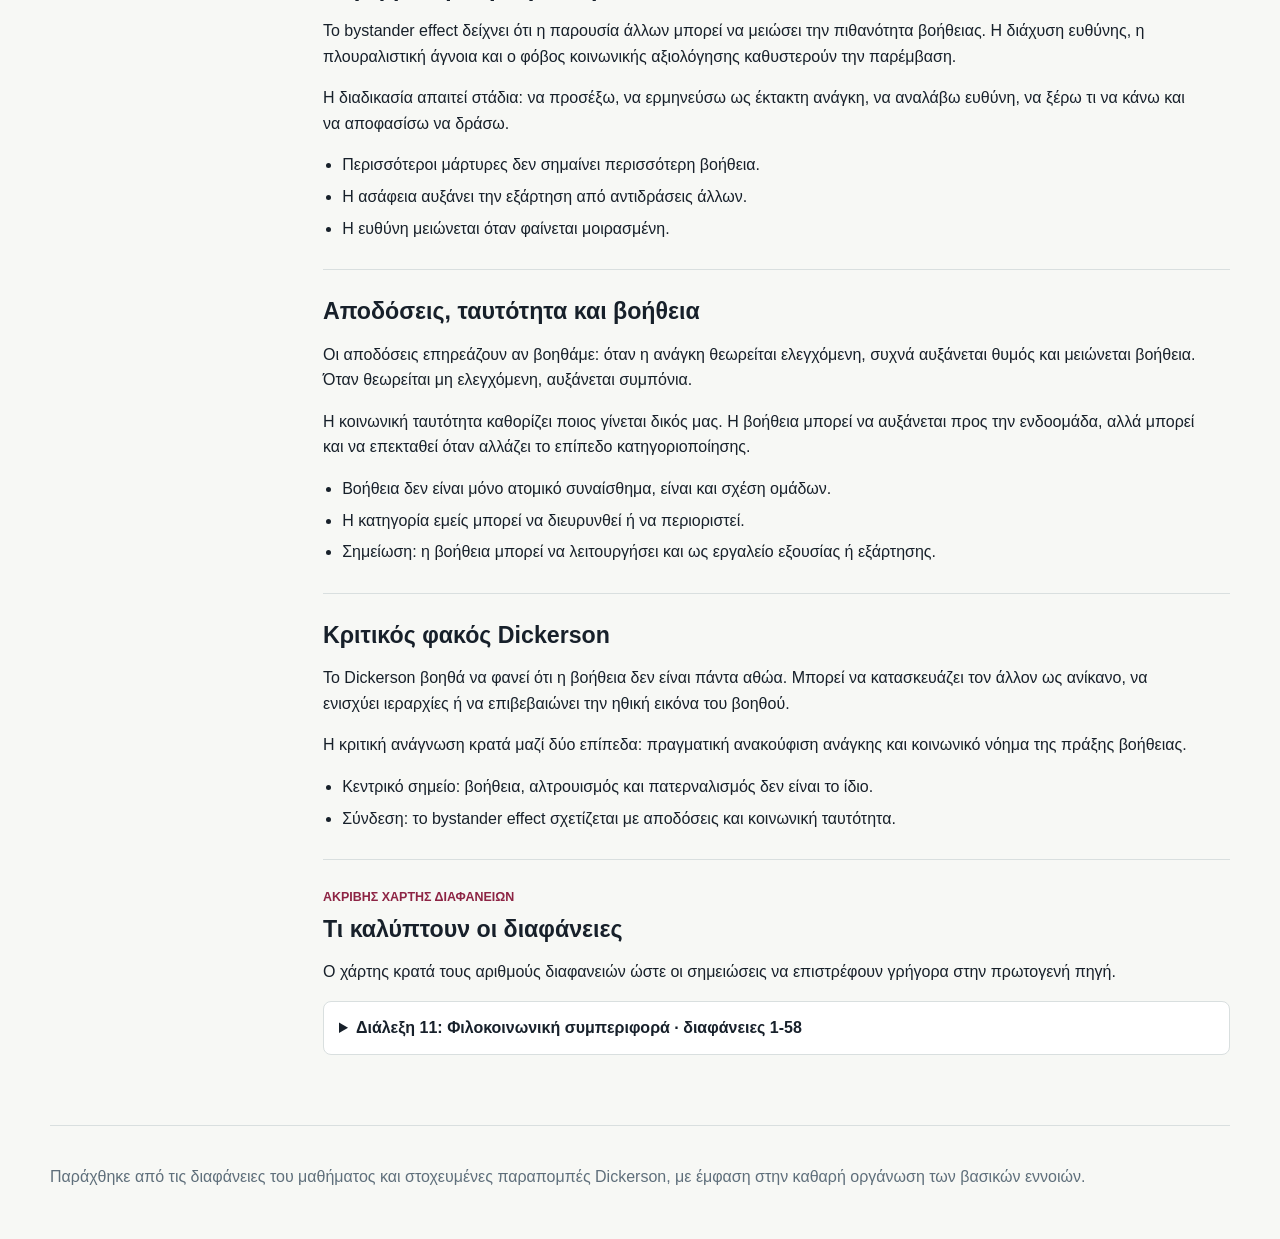
<file: topics/filokoinoniki-symperifora.html>
<!doctype html>
<html lang="el" data-base="../">
<head>
  <meta charset="utf-8">
  <meta name="viewport" content="width=device-width, initial-scale=1">
  <title>Φιλοκοινωνική συμπεριφορά | Κοινωνική Νόηση</title>
  <link rel="stylesheet" href="../assets/styles.css">
</head>
<body>
  <div class="progress" data-progress></div>
  
    <header class="site-header">
      <a class="brand " href="../index.html">
        <span class="brand-mark">ΚΝ</span>
        <span><strong>Κοινωνική Νόηση</strong><small>Θεματικές σημειώσεις και πηγές από τις διαλέξεις και το Dickerson</small></span>
      </a>
      <button class="menu-toggle" type="button" aria-label="Άνοιγμα πλοήγησης" data-menu-toggle>☰</button>
      <nav class="site-nav" data-site-nav>
        <a class="nav-link " href="../topics/eisagogi.html">Εισαγωγή</a>
<a class="nav-link " href="../topics/staseis.html">Στάσεις</a>
<a class="nav-link " href="../topics/eautos-taytotita.html">Εαυτός και ταυτότητα</a>
<a class="nav-link " href="../topics/apodoseis.html">Αποδόσεις</a>
<a class="nav-link " href="../topics/prokatalipsi-stereotypa.html">Προκατάληψη και στερεότυπα</a>
<a class="nav-link " href="../topics/epithetikotita.html">Επιθετικότητα</a>
<a class="nav-link active" href="../topics/filokoinoniki-symperifora.html">Φιλοκοινωνική συμπεριφορά</a>
        <a class="nav-link " href="../exam/multiple-choice.html">Όλα τα πολλαπλής</a>
      </nav>
    </header>
    
  <main>
    
    <section class="topic-hero">
      <p class="eyebrow">Διάλεξη 11</p>
      <h1>Φιλοκοινωνική συμπεριφορά</h1>
      <p class="lead">Η φιλοκοινωνική συμπεριφορά περιλαμβάνει βοήθεια, αλτρουισμό, συνεργασία και παρέμβαση υπέρ άλλων. Η ενότητα αντιπαραθέτει εξελικτικές, κινητρικές, γνωστικές, αποδοτικές και κοινωνικοταυτοτικές εξηγήσεις.</p>
      <div class="hero-actions">
        <a class="button primary" href="../downloads/filokoinoniki-symperifora.docx">Word σημειώσεις</a>
        <a class="button" href="#slides">Χάρτης διαφανειών</a>
      </div>
    </section>
    
    <section class="source-panel" aria-labelledby="sources">
      <div>
        <p class="eyebrow">Πηγές</p>
        <h2 id="sources">Αρχεία και σελίδες</h2>
      </div>
      <div class="source-list">
            <div class="source-row">
              <div><strong>Διάλεξη 11</strong><span>Φιλοκοινωνική συμπεριφορά</span></div>
              <div><strong>PowerPoint</strong><span>11. Φιλοκοινωνική συμπεριφορά.pptx · διαφάνειες 1-58</span></div>
              <div><strong>Dickerson</strong><span>Διάλεξη 11 Dickerson .pdf · σελ. βιβλίου 386-440 · PDF pages 1-59</span></div>
            </div>
            </div>
    </section>
    
    <div class="content-layout">
      <aside class="toc">
        <strong>Περιεχόμενα</strong>
        <a href="#sources">Πηγές</a>
        <a href="#τι-είναι-φιλοκοινωνική-συμπεριφορά">Τι είναι φιλοκοινωνική συμπεριφορά</a><a href="#εξελικτικές-και-κινητρικές-προσεγγίσεις">Εξελικτικές και κινητρικές προσεγγίσεις</a><a href="#παρέμβαση-παρευρισκόμενου">Παρέμβαση παρευρισκόμενου</a><a href="#αποδόσεις-ταυτότητα-και-βοήθεια">Αποδόσεις, ταυτότητα και βοήθεια</a><a href="#κριτικός-φακός-dickerson">Κριτικός φακός Dickerson</a>
        <a href="#slides">Διαφάνειες</a>
      </aside>
      <div class="study-content">
        
        <section class="note-section" id="analytical-notes">
          <p class="eyebrow">Αναλυτικές σημειώσεις</p>
          <h2>Σημειώσεις για διάβασμα</h2>
          <p>Η ενότητα οργανώνει το υλικό σε κανονική μορφή μελέτης: ορισμοί, βασικές θεωρίες, ερευνητικά ευρήματα, διακρίσεις και κριτική ανάγνωση από τις διαφάνειες και το Dickerson.</p>
        </section>
        

            <section class="note-section" id="τι-είναι-φιλοκοινωνική-συμπεριφορά">
              <h2>Τι είναι φιλοκοινωνική συμπεριφορά</h2>
              <p>Φιλοκοινωνική είναι η συμπεριφορά που ωφελεί άλλους ή προάγει κοινωνική ευημερία. Αλτρουισμός είναι στενότερη έννοια: βοήθεια με κόστος για τον δράστη και χωρίς προφανές προσωπικό όφελος.</p><p>Η βασική εννοιολογική διάκριση είναι ότι κάθε βοήθεια δεν είναι καθαρός αλτρουισμός και κάθε όφελος δεν δηλώνει αναγκαστικά εγωιστικό κίνητρο. Τα κίνητρα μπορεί να είναι μικτά.</p>
              <ul><li>Βοήθεια: συμπεριφορά με ωφέλεια για άλλον.</li><li>Αλτρουισμός: βοήθεια με κόστος και χωρίς άμεσο κέρδος.</li><li>Συνεργασία: συχνά συνδέει ατομικό και συλλογικό όφελος.</li></ul>
            </section>
            

            <section class="note-section" id="εξελικτικές-και-κινητρικές-προσεγγίσεις">
              <h2>Εξελικτικές και κινητρικές προσεγγίσεις</h2>
              <p>Η συγγενική επιλογή, η αμοιβαιότητα και η φήμη εξηγούν γιατί η βοήθεια μπορεί να είναι προσαρμοστική. Οι κινητρικές προσεγγίσεις διακρίνουν ενσυναίσθηση, ανακούφιση αρνητικής διάθεσης και υπολογισμό κόστους-οφέλους.</p><p>Η κριτική κατανόηση δεν διαλέγει μία εξήγηση για όλα. Ρωτά ποιο κίνητρο ενεργοποιείται σε ποια σχέση και ποιο κόστος θεωρείται σημαντικό.</p>
              <ul><li>Kin selection: βοήθεια σε συγγενείς.</li><li>Reciprocal altruism: προσδοκία μελλοντικής ανταπόδοσης.</li><li>Empathy-altruism: ενσυναίσθηση μπορεί να οδηγήσει σε γνήσια βοήθεια.</li><li>Negative-state relief: βοηθώ για να μειώσω δική μου δυσφορία.</li></ul>
            </section>
            

            <section class="note-section" id="παρέμβαση-παρευρισκόμενου">
              <h2>Παρέμβαση παρευρισκόμενου</h2>
              <p>Το bystander effect δείχνει ότι η παρουσία άλλων μπορεί να μειώσει την πιθανότητα βοήθειας. Η διάχυση ευθύνης, η πλουραλιστική άγνοια και ο φόβος κοινωνικής αξιολόγησης καθυστερούν την παρέμβαση.</p><p>Η διαδικασία απαιτεί στάδια: να προσέξω, να ερμηνεύσω ως έκτακτη ανάγκη, να αναλάβω ευθύνη, να ξέρω τι να κάνω και να αποφασίσω να δράσω.</p>
              <ul><li>Περισσότεροι μάρτυρες δεν σημαίνει περισσότερη βοήθεια.</li><li>Η ασάφεια αυξάνει την εξάρτηση από αντιδράσεις άλλων.</li><li>Η ευθύνη μειώνεται όταν φαίνεται μοιρασμένη.</li></ul>
            </section>
            

            <section class="note-section" id="αποδόσεις-ταυτότητα-και-βοήθεια">
              <h2>Αποδόσεις, ταυτότητα και βοήθεια</h2>
              <p>Οι αποδόσεις επηρεάζουν αν βοηθάμε: όταν η ανάγκη θεωρείται ελεγχόμενη, συχνά αυξάνεται θυμός και μειώνεται βοήθεια. Όταν θεωρείται μη ελεγχόμενη, αυξάνεται συμπόνια.</p><p>Η κοινωνική ταυτότητα καθορίζει ποιος γίνεται δικός μας. Η βοήθεια μπορεί να αυξάνεται προς την ενδοομάδα, αλλά μπορεί και να επεκταθεί όταν αλλάζει το επίπεδο κατηγοριοποίησης.</p>
              <ul><li>Βοήθεια δεν είναι μόνο ατομικό συναίσθημα, είναι και σχέση ομάδων.</li><li>Η κατηγορία εμείς μπορεί να διευρυνθεί ή να περιοριστεί.</li><li>Σημείωση: η βοήθεια μπορεί να λειτουργήσει και ως εργαλείο εξουσίας ή εξάρτησης.</li></ul>
            </section>
            

            <section class="note-section" id="κριτικός-φακός-dickerson">
              <h2>Κριτικός φακός Dickerson</h2>
              <p>Το Dickerson βοηθά να φανεί ότι η βοήθεια δεν είναι πάντα αθώα. Μπορεί να κατασκευάζει τον άλλον ως ανίκανο, να ενισχύει ιεραρχίες ή να επιβεβαιώνει την ηθική εικόνα του βοηθού.</p><p>Η κριτική ανάγνωση κρατά μαζί δύο επίπεδα: πραγματική ανακούφιση ανάγκης και κοινωνικό νόημα της πράξης βοήθειας.</p>
              <ul><li>Κεντρικό σημείο: βοήθεια, αλτρουισμός και πατερναλισμός δεν είναι το ίδιο.</li><li>Σύνδεση: το bystander effect σχετίζεται με αποδόσεις και κοινωνική ταυτότητα.</li></ul>
            </section>
            
        
    <section class="slides-section" id="slides">
      <p class="eyebrow">Ακριβής χάρτης διαφανειών</p>
      <h2>Τι καλύπτουν οι διαφάνειες</h2>
      <p>Ο χάρτης κρατά τους αριθμούς διαφανειών ώστε οι σημειώσεις να επιστρέφουν γρήγορα στην πρωτογενή πηγή.</p>
      
            <details class="slide-outline">
              <summary>Διάλεξη 11: Φιλοκοινωνική συμπεριφορά · διαφάνειες 1-58</summary>
              <ol class="slide-list"><li id="lecture-11-slide-1"><span class="slide-no">11.1</span><span>Φιλοκοινωνική Συμπεριφορά</span></li><li id="lecture-11-slide-2"><span class="slide-no">11.2</span><span>Προσεγγίσεις Εξελικτικές Κινήτρων Αποδόσεις Διάχυση ευθύνης Κοινωνική ταυτότητα</span></li><li id="lecture-11-slide-3"><span class="slide-no">11.3</span><span>Εξελικτικά μοντέλα ‹#›</span></li><li id="lecture-11-slide-4"><span class="slide-no">11.4</span><span>Η εξελικτική λογική: εστίαση στα γονίδια Η φιλοκοινωνική συμπεριφορά ερμηνεύεται ως εξελικτικά χρήσιμη επειδή ενισχύει τη μετάδοση των γονιδίων του οργανισμού. Η φυσική επιλογή δεν επιλέγει ηθικές πράξεις , αλλά συμπεριφορές που αυξάνουν την εξελικτική καταλληλότητα , άμεσα ή έμμεσα. Συνεπώς, ακόμη ...</span></li><li id="lecture-11-slide-5"><span class="slide-no">11.5</span><span>Τρεις εξελικτικοί μηχανισμοί Αμοιβαίος αλτρουισμός (Reciprocal Altruism) Εξηγεί τη βοήθεια προς μη συγγενείς όταν υπάρχει προσδοκία ότι η βοήθεια θα ανταποδοθεί στο μέλλον. Προϋποθέτει : ικανότητα μνήμης και αναγνώρισης συνεργατών, ικανότητα εντοπισμού «παραβατών» που δεν επιστρέφουν τη βοήθεια, ισχ...</span></li><li id="lecture-11-slide-6"><span class="slide-no">11.6</span><span>Τρεις εξελικτικοί μηχανισμοί Επιλογή συγγενικού είδους (Kin Selection Theory) Προβλέπει ότι οι άνθρωποι βοηθούν περισσότερο όσους μοιράζονται κοινά γονίδια μαζί τους. Η προθυμία για βοήθεια αυξάνεται όσο πιο γενετικά κοντινό είναι το άτομο που βρίσκεται σε ανάγκη. Η βοήθεια προς συγγενείς αυξάνει to...</span></li><li id="lecture-11-slide-7"><span class="slide-no">11.7</span><span>Τρεις εξελικτικοί μηχανισμοί Θεωρία επιλογής ομάδας Η φυσική επιλογή μπορεί να δρα σε επίπεδο ομάδων , όχι μόνο ατόμων. η αλτρουιστική συμπεριφορά αυξάνει την πιθανότητα επιβίωσης για τις ομάδες ομάδες που επιδεικνύουν αλτρουιστική συμπεριφορά είναι πολύ πιθανό να κληροδοτήσουν επιτυχώς την ομάδα γο...</span></li><li id="lecture-11-slide-8"><span class="slide-no">11.8</span><span>Κριτικές και περιορισμοί των εξελικτικών μοντέλων Δυσκολεύονται να εξηγήσουν : βοήθεια σε αγνώστους βοήθεια χωρίς δυνατότητα ανταπόδοσης βοήθεια με μεγάλο προσωπικό κόστος χωρίς συγγενικό όφελος Πολλά ερευνητικά δεδομένα βασίζονται σε υποθετικά σενάρια και όχι πραγματική συμπεριφορά. Συχνά αγνοούν :...</span></li><li id="lecture-11-slide-9"><span class="slide-no">11.9</span><span>Κίνητρα &amp; διάθεση ‹#›</span></li><li id="lecture-11-slide-10"><span class="slide-no">11.10</span><span>Κίνητρα &amp; Το Μοντέλο Ενσυναίσθηση – Αλτρουισμός Από εξελικτικά πλαίσια σε στοιχεία ατόμου (συναισθήματα, κίνητρα, ορμές) Το Μοντέλο Ενσυναίσθηση – Αλτρουισμός (Βatson et al.) μία από τις πιο επιδραστικές θεωρίες για την εξήγηση της φιλοκοινωνικής συμπεριφοράς σε ορισμένες περιπτώσεις οι άνθρωποι βοη...</span></li><li id="lecture-11-slide-11"><span class="slide-no">11.11</span><span>Το Μοντέλο Ενσυναίσθηση – Αλτρουισμός / Κριτικές Προβληματικός ο τρόπος μέτρησης της “ενσυναίσθησης” Συχνά στα πειράματα η ενσυναίσθηση ταυτιζόταν με την αντιληπτή ομοιότητα, κάτι που προφανώς είναι ένας περιορισμένος και ενίοτε αυθαίρετος δείκτης. Ενδεχόμενο κοινωνικά επιθυμητών απαντήσεων Οι συμμε...</span></li><li id="lecture-11-slide-12"><span class="slide-no">11.12</span><span>Το Μοντέλο της Ενσυναισθητικής Χαράς Μια από τις βασικές εναλλακτικές στο μοντέλο Ενσυναίσθησης–Αλτρουισμού. Δεν υποστηρίζει ότι η ενσυναίσθηση δημιουργεί γνήσιο αλτρουισμό Προτείνει ότι οι άνθρωποι βοηθούν επειδή θέλουν να νιώσουν χαρά , θετικό συναίσθημα και ικανοποίηση επειδή συνέβαλαν θετικά στη...</span></li><li id="lecture-11-slide-13"><span class="slide-no">11.13</span><span>Το Μοντέλο της Ενσυναισθητικής Χαράς Το πιο χαρακτηριστικό πείραμα των Smith et al. (1989): Συμμετέχοντες έδιναν συμβουλές σε μια φοιτήτρια που δήλωνε ότι σκεφτόταν να εγκαταλείψει τις σπουδές της. Η ενσυναίσθηση χειραγωγήθηκε όπως και στο μοντέλο Ενσυναίσθησης–Αλτρουισμού (ομοιότητα/μη ομοιότητα). ...</span></li><li id="lecture-11-slide-14"><span class="slide-no">11.14</span><span>Το Μοντέλο της Ενσυναισθητικής Χαράς - Κριτικές Το μοντέλο αποδίδει μεγάλο βάρος στον εγωισμό στη βοήθεια, πράγμα που πολλοί θεωρούν υπεραπλουστευτικό . Δεν εξηγεί καλά περιπτώσεις όπου η βοήθεια είναι ανώνυμη ή όταν δεν υπάρχει δυνατότητα ανατροφοδότησης . Η χαρά μπορεί να είναι παράπλευρο αποτέλεσ...</span></li><li id="lecture-11-slide-15"><span class="slide-no">11.15</span><span>Το Μοντέλο Ανταγωνιστικού Αλτρουισμού Πολλές πράξεις βοήθειας δεν καθοδηγούνται από γνήσιο αλτρουισμό ή ενσυναίσθηση … …αλλά από την επιθυμία του ατόμου να κερδίσει κοινωνικό κύρος , θετική φήμη και υψηλή εκτίμηση από τους άλλους. Οι άνθρωποι «ανταγωνίζονται» στο ποιος θα εμφανιστεί πιο γενναιόδωρος...</span></li><li id="lecture-11-slide-16"><span class="slide-no">11.16</span><span>Κριτικές και αποτίμηση Το μοντέλο τείνει να ερμηνεύει τη φιλοκοινωνικότητα ως κατά βάση εγωιστική , κάτι που ενδέχεται να μην ανταποκρίνεται σε όλες τις μορφές βοήθειας . Δεν εξηγεί καλά : πράξεις βοήθειας που είναι εντελώς ανώνυμες περιστατικά όπου το άτομο γνωρίζει ότι κανείς δεν θα το δει βοήθεια...</span></li><li id="lecture-11-slide-17"><span class="slide-no">11.17</span><span>Αποδόσεις</span></li><li id="lecture-11-slide-18"><span class="slide-no">11.18</span><span>Αποδόσεις Ο ρόλος των αποδόσεων στη φιλοκοινωνική συμπεριφορά ως κεντρικός για την κατανόηση του πότε και προς ποιον οι άνθρωποι προσφέρουν βοήθεια. Εξηγήσεις που δίνουμε για το γιατί κάποιος βρίσκεται σε μια κατάσταση ανάγκης. Με άλλα λόγια, ποιος φταίει ; Το άτομο ή οι περιστάσεις ; Οι αποδόσεις ε...</span></li><li id="lecture-11-slide-19"><span class="slide-no">11.19</span><span>Αποδόσεις και ο ψυχολογικός μηχανισμός 1. Απόδοση ελέγχου (perceived controllability) Χαμηλός έλεγχος → το άτομο δεν μπορούσε να αποφύγει την κατάσταση. Παράδειγμα: ασθένεια, ατύχημα, γενετική πάθηση. Συνέπεια: Νιώθουμε συμπόνια → αυξημένη βοήθεια. Υψηλός έλεγχος → το άτομο προκάλεσε μόνο του την κα...</span></li><li id="lecture-11-slide-20"><span class="slide-no">11.20</span><span>Ευρήματα Σπουδαστές που ζητούν σημειώσεις Όταν η αιτία απουσίας ήταν ιατρική ανάγκη → παροχή σημειώσεων. Όταν η αιτία ήταν μια ανεύθυνη επιλογή (π.χ. παραλία) → άρνηση παροχής σημειώσεων. Στάση απέναντι σε ασθενείς με AIDS Αν θεωρούνταν ότι η αιτία ήταν μετάδοση μέσω μετάγγισης → περισσότερη συμπόνι...</span></li><li id="lecture-11-slide-21"><span class="slide-no">11.21</span><span>Διάχυση ευθύνης</span></li><li id="lecture-11-slide-22"><span class="slide-no">11.22</span><span>13 Μαρτίου 1964, 3.30 π.μ., περιοχή Kew Gardens της Νέα Υόρκης, η Kitty Genovese δέχεται επίθεση με μαχαίρι, βιάζεται και δολοφονείται από τον Winston Moseley. ένας μόνο από τους 9.360 φόνους εκείνη τη χρονιά στις ΗΠΑ την επόμενη μέρα στους New York Times το γεγονός καλύφθηκε με λίγες μόνο γραμμές Σ...</span></li><li id="lecture-11-slide-23"><span class="slide-no">11.23</span><span>27.3.1963, NYT, πρωτοσέλιδο άρθρο «Για περισσότερο από μισή ώρα, 38 αξιοσέβαστοι, νομιμόφρονες πολίτες στο Queens παρακολουθούσαν έναν δολοφόνο να παραμονεύει, να επιτίθεται και να μαχαιρώνει μια γυναίκα, σε τρεις ξεχωριστές επιθέσεις στο Kew Gardens. Δυο φορές ο ήχος από τις φωνές τους και το ξαφνι...</span></li><li id="lecture-11-slide-24"><span class="slide-no">11.24</span><span>Η περιγραφή του Gansberg άγγιξε μια ευαίσθητη χορδή. Η ιδέα ότι 38 καθημερινοί άνθρωποι παρακολουθούσαν συνεπαρμένοι τον βιασμό και την δολοφονία μια γυναίκας και ότι κανείς δεν κούνησε το δαχτυλάκι του να βοηθήσει ήταν σοκαριστική. Ακολούθησε μεγάλος δημόσιος διάλογος και στα MME. Ένα βασικό θέμα α...</span></li><li id="lecture-11-slide-25"><span class="slide-no">11.25</span><span>Τα 3 βασικά (επιχειρηματολογούμενα) ‘πραγματικά γεγονότα’ στο άρθρο των NYT 38 άτομα ήταν θεατές του φόνου. Παρακολουθούσαν τα γεγονότα να εκτυλίσσονται μπροστά τους για μισή ώρα. Κανείς δεν επενέβη.</span></li><li id="lecture-11-slide-26"><span class="slide-no">11.26</span><span>Darley (1980∙ βλ. Levine 2017: 202) «Είχαν γραφτεί πάρα πολλά άρθρα σχετικά με την απανθρωποποίηση του [σύγχρονου] ανθρώπου και κυκλοφορούσε η άποψη ότι θα έπρεπε να αρχίσουμε να σκεφτόμαστε για αυτό το νέο είδος ανθρώπου που είχε αρχίσει να αναδύεται, τον «homo urbanis», τον κάτοικο της πόλης που ν...</span></li><li id="lecture-11-slide-27"><span class="slide-no">11.27</span><span>Οι μελέτες περί της επίδρασης των παρισταμένων των Darley &amp; Latané Κύρια, ανεξάρτητη μεταβλητή: η παρουσία άλλων σε μια συνθήκη έκτακτης ανάγκης Μελέτη της επίδρασης της παρουσίας και του αριθμού των παριστάμενων άλλων σε μια συνθήκη έκτακτης ανάγκης πάνω στην προθυμία του ατόμου να βοηθήσει.</span></li><li id="lecture-11-slide-28"><span class="slide-no">11.28</span><span>Συμμετέχοντες : 72 προπτυχιακοί φοιτητές ψυχολογίας του N.Y.U. Προσκαλούνται να πάρουν μέρος σε συζητήσεις με θέμα τα προσωπικά προβλήματα που ίσως αντιμετωπίζουν οι φοιτητές κατά τη διάρκεια των σπουδών τους. Ο κάθε φοιτητής ξεχωριστά οδηγείται σε μικρό δωμάτιο και κάθεται μπροστά σε τραπέζι. Συμπλ...</span></li><li id="lecture-11-slide-29"><span class="slide-no">11.29</span><span>Το πείραμα της επιληπτικής κρίσης (Darley &amp; Latané 1968) Ο αριθμός των συμμετεχόντων που τα πειραματικά Υ πίστευαν ότι συμμετέχουν στη συζήτηση τροποποιούνταν από τους ερευνητές (1 – 2 – 4 – 6 ). Το μελλοντικό «θύμα» μιλούσε πρώτο, αναφέροντας ότι είχε δυσκολίες προσαρμογής στη Ν.Υ. Διστακτική αναφο...</span></li><li id="lecture-11-slide-30"><span class="slide-no">11.30</span><span>Darley and Latané (1968) –βλ. Levine(2017: 203-204)</span></li><li id="lecture-11-slide-31"><span class="slide-no">11.31</span><span>Αποτελέσματα Η πιθανότητα παρέμβασης και ο χρόνος που μεσολάβησε μέχρι την παρέμβαση μεταλλάσσονταν ως αποτέλεσμα του αριθμού των άλλων ανθρώπων που θεωρούνταν ότι ήταν παρόντες. Όταν οι συμμετέχοντες ήξεραν ότι υπήρχε μόνο ένας παριστάμενος ήταν πολύ περισσότερο πιθανό να παρέμβουν - αντιδρούσαν πο...</span></li><li id="lecture-11-slide-32"><span class="slide-no">11.32</span><span>Αποτελέσματα Παριστάμενοι Ν % Βοήθειας Χρόνος μέχρι να ζητηθεί βοήθεια (σε δευτερόλεπτα) Χωρίς παριστάμενους 13 85 52 Ένας παριστάμενος 26 62 96 Τέσσερεις παριστάμενοι 13 31 166</span></li><li id="lecture-11-slide-33"><span class="slide-no">11.33</span><span>Παράγοντες Διάχυση Ευθύνης . Η τάση ενός ατόμου να υποθέτει ότι οι άλλοι θα αναλάβουν ευθύνη για κάτι που γίνεται (με συνέπεια κανείς να μην το κάνει). Πρόκειται για ένα από τα υποτιθέμενα αίτια του φαινομένου του αμέτοχου παρατηρητή. Φόβος Κοινωνικής Αδεξιότητας . Η ανησυχία μήπως ενεργήσει κανείς ...</span></li><li id="lecture-11-slide-34"><span class="slide-no">11.34</span><span>Η διαδικασία λήψης αποφάσεων στο γνωστικό μοντέλο των Latané &amp; Darley (βλ. Hogg &amp; Vaughan 2010) Αναγνώριση του γεγονότος που συμβαίνει Ορισμός του γεγονότος ως περίσταση έκτακτης ανάγκης Ανάληψη ευθύνης Λήψη απόφασης σχετικά με το τι μπορεί να γίνει Παροχή βοήθειας + + + Πλουραλιστική άγνοια μπορεί ...</span></li><li id="lecture-11-slide-35"><span class="slide-no">11.35</span><span>Latané &amp; Nida (1981) (βλ. Levin 2017) Μετα-ανάλυση εκατοντάδων μελετών: «Το φαινόμενο» των παρισταμένων (αμέτοχων παρατηρητών) είναι ένα από τα πιο ισχυρά ευρήματα στην κοινωνική ψυχολογία» Ωστόσο : «Από όσο ξέρουμε, η έρευνα δεν έχει συνεισφέρει στην ανάπτυξη πρακτικών στρατηγικών για την αύξηση τη...</span></li><li id="lecture-11-slide-36"><span class="slide-no">11.36</span><span>Το πρόβλημα της παραγωγής πολιτισμικώς ριζωμένης θεωρίας (βλ. Cherry 1995) Κριτική εξέταση του τρόπου με τον οποίο μεταφράστηκε σε «πειραματικά ισοδύναμα» η δολοφονία της Kitty Genovese. Αν και στην υπόθεση της επίθεσης αυτής υπήρχαν πολλές σημαντικές διαστάσεις, μόνο κάποιες από αυτές ταυτοποιήθηκα...</span></li><li id="lecture-11-slide-37"><span class="slide-no">11.37</span><span>Το πρόβλημα της παραγωγής πολιτισμικώς ριζωμένης θεωρίας (βλ. Cherry 1995) H κοινωνική ψυχολογία δεν παράγει θεωρίες σε κενό. Aντίθετα, οι θεωρίες είναι: προϊόντα πολιτισμικής εμπειρίας διαμορφωμένες από ιστορικά γεγονότα επηρεασμένες από αναγνώσεις και ερμηνείες των ΜΜΕ χτισμένες πάνω σε προϋπάρχον...</span></li><li id="lecture-11-slide-38"><span class="slide-no">11.38</span><span>Το πρόβλημα της παραγωγής πολιτισμικώς ριζωμένης θεωρίας (βλ. Cherry 1995) Η δολοφονία της Kitty Genovese έγινε διάσημη λόγω των ισχυρισμών ότι “38 μάρτυρες” δεν έκαναν τίποτα. Το γεγονός αυτό τροφοδότησε έναν ηθικό πανικό και ένα αφήγημα περί κοινωνικής απάθειας στα μεγάλα αστικά κέντρα της Αμερική...</span></li><li id="lecture-11-slide-39"><span class="slide-no">11.39</span><span>Το πρόβλημα της παραγωγής πολιτισμικώς ριζωμένης θεωρίας (βλ. Cherry 1995) Οι Darley &amp; Latané: αγνόησαν κοινωνικούς παράγοντες όπως φύλο, τάξη, ρατσισμό, αστική αποξένωση επικεντρώθηκαν σε μικρο-κοινωνικές γνωστικές διεργασίες πρότειναν μοντέλα όπως διάχυση ευθύνης, κοινωνική απραξία ως λειτουργία α...</span></li><li id="lecture-11-slide-40"><span class="slide-no">11.40</span><span>Το πρόβλημα της παραγωγής πολιτισμικώς ριζωμένης θεωρίας (βλ. Cherry 1995) Τι “χάθηκε” όταν το γεγονός έγινε θεωρία Η κοινωνική ψυχολογία επέλεξε να δει την υπόθεση ως παράδειγμα “έκτακτης ανάγκης όπου κανείς δεν βοηθά.” Αυτό οδήγησε σε: αφαίρεση φύλου, βίας, ιστορικού / κοινωνικού πλαισίου υιοθέτησ...</span></li><li id="lecture-11-slide-41"><span class="slide-no">11.41</span><span>Το πρόβλημα της παραγωγής πολιτισμικώς ριζωμένης θεωρίας (βλ. Cherry 1995) O Τύπος και οι δημόσιες συζητήσεις αποκάλυψαν: τον ρόλο της ταξικής θέσης (η Genovese ήταν λευκή, μεσαίας τάξης· αλλιώς η ιστορία ίσως δεν θα έπαιρνε έκταση) τον ρόλο της φυλής (ο δράστης ήταν μαύρος και αυτό ερμηνεύθηκε με τ...</span></li><li id="lecture-11-slide-42"><span class="slide-no">11.42</span><span>Άλλες μελέτες Borofsky et al. (1971) Πείραμα: ηθοποιοί σε σκηνοθετημένη λογομαχία που εξελισσόταν σε σωματική επίθεση. Η επίθεση διακοπτόταν είτε από τον συμμετέχοντα είτε μετά από 45 δευτερόλεπτα Οι άνδρες παρενέβαιναν σημαντικά συχνότερα από τις γυναίκες Κανένας άνδρας δεν προσπάθησε να σταματήσει...</span></li><li id="lecture-11-slide-43"><span class="slide-no">11.43</span><span>Επαναθεώρηση των «πραγματικών γεγονότων» στην υπόθεση Genovese (βλ.Manning et al. 2007) -1 «38 θεατές»; Στη δίκη του Moseley κλήθηκαν να καταθέσουν μόνο 5 μάρτυρες από τα διαμερίσματα που είχαν άμεση θέα στο δρόμο που έγινε η επίθεση. Από αυτούς, μόνο οι 3 είχαν δει τον Moseley και την Genovese μαζί...</span></li><li id="lecture-11-slide-44"><span class="slide-no">11.44</span><span>Επαναθεώρηση των «πραγματικών γεγονότων» στην υπόθεση Genovese (βλ.Manning et al. 2007) -2 «Μισή ώρα»; Δεν υπάρχουν στοιχεία που να το υποδεικνύουν. Δυο ξεχωριστές οι επιθέσεις και όχι μια διαρκείας. Η πρώτη επίθεση έφερε πολλούς στα παράθυρα (κανέναν εγκαίρως για να δει το μαχαίρωμα) Μετά την πρώτη...</span></li><li id="lecture-11-slide-45"><span class="slide-no">11.45</span><span>Επαναθεώρηση των «πραγματικών γεγονότων» στην υπόθεση Genovese (βλ.Manning et al. 2007) -3 «κανείς δεν επενέβη»; Φωνές των παριστάμενων απέσπασαν την προσοχή και έτρεψαν σε φυγή τον Moseley κατά την πρώτη επίθεση. Κατάθεση πρώην αστυνομικού ο οποίος της εποχή εκείνη ήταν 15 χρονών και μάρτυρας στην ...</span></li><li id="lecture-11-slide-46"><span class="slide-no">11.46</span><span>Ο μύθος γύρω από τη δολοφονία της Kitty Genovese ως … παραβολή για τους κινδύνους της ομάδας Ο μύθος γύρω από τους «38 αμέτοχους μάρτυρες» παραμένει ισχυρός παρά τις προσπάθειες αναθεώρησης: εισαγωγικά εγχειρίδια ΚΨ &amp; πολιτισμική βιομηχανία (ταινίες, τηλεόραση, λογοτεχνία) Manning et al.: Ο μύθος πα...</span></li><li id="lecture-11-slide-47"><span class="slide-no">11.47</span><span>Manning et al. (2007) Η αρνητική εικονογραφία της ομάδας συνεχίζει να αιχμαλωτίζει τη φαντασία των ερευνητών έως τις μέρες μας. Όταν συζητείται η συμπεριφορά των παρισταμένων, αυτόματα θεωρείται ότι το συναφές ζήτημα είναι το πώς θα ξεπεραστούν οι περιορισμοί που προκύπτουν από την ομάδα . Αν μέχρι ...</span></li><li id="lecture-11-slide-48"><span class="slide-no">11.48</span><span>Σημαντικό! Η αποδόμηση του μύθου των 38 μαρτύρων δεν απαξιώνει την ΚΨ έρευνα Το επιχείρημα δεν είναι ότι εκατοντάδες έρευνες είναι λανθασμένες επειδή δεν ήταν ακριβής η δημοσιογραφική αναφορά που δημιούργησε το ερευνητικό αυτό υπόδειγμα Το επιχείρημα είναι ότι η έννοια της επίδρασης των παρισταμένων...</span></li><li id="lecture-11-slide-49"><span class="slide-no">11.49</span><span>Κοινωνική ταυτότητα ‹#›</span></li><li id="lecture-11-slide-50"><span class="slide-no">11.50</span><span>Πέρα από την επίδραση των παρισταμένων: η κοινή κοινωνική ταυτότητα ως βάση για την παροχή βοήθειας -1 Θεωρία Κοινωνικής Ταυτότητας / Θεωρία Αυτοκατηγοριοποίησης: Η παρουσία άλλων δεν είναι ένας παράγοντας που οδηγεί αυτόματα σε αντι-κοινωνική συμπεριφορά. Η συμπεριφορά σε συλλογικά πλαίσια μπορεί ν...</span></li><li id="lecture-11-slide-51"><span class="slide-no">11.51</span><span>Πέρα από την επίδραση των παρισταμένων: η κοινή κοινωνική ταυτότητα ως βάση για την παροχή βοήθειας -2 Levine et al. (2005): πειράματα με οπαδικές ταυτότητες για να διερευνηθεί το πώς η ευκρίνεια / συνάφεια των κοινωνικών ταυτοτήτων διαμορφώνει τη συμπεριφορά. Πείραμα 1 . Συμμετέχοντες: οπαδοί της M...</span></li><li id="lecture-11-slide-52"><span class="slide-no">11.52</span><span>Πέρα από την επίδραση των παρισταμένων: η κοινή κοινωνική ταυτότητα ως βάση για την παροχή βοήθειας -3 Πείραμα 2 . Συμμετέχοντες: οπαδοί της Manchester United . Χώρος: Τμήμα Ψυχολογίας. Έργο: (α) Κατά μόνας, να γράψουν ένα δοκίμιο και να απαντήσουν σε ερωτήσεις που είχαν σκοπό να τους θυμίσουν …το π...</span></li><li id="lecture-11-slide-53"><span class="slide-no">11.53</span><span>Στόχος η ανάλυση του πώς δημιουργήθηκε μαζική κοινωνική αλληλεγγύη στη Βουλγαρία ενάντια στις ναζιστικές πολιτικές εκτοπισμού των Εβραίων κατά τον Β΄ Παγκόσμιο Πόλεμο. Να εξετάσει τα επιχειρήματα που χρησιμοποιήθηκαν σε δημόσια κείμενα (1940–1941) Να επεκτείνει το μοντέλο της κοινωνικής ταυτότητας κ...</span></li><li id="lecture-11-slide-54"><span class="slide-no">11.54</span><span>Saving Bulgaria’s Jews Ανάλυση 7 δημόσιων κειμένων της περιόδου 1940–1941: δηλώσεις επαγγελματικών ενώσεων, εκκλησιαστικών αρχών, πολιτικών, ανοιχτές επιστολές, κοινοβουλευτικοί λόγοι. Εντοπισμός τριών τύπων επιχειρημάτων: Category inclusion — Ενσωμάτωση των Εβραίων στην “εθνική” ομάδα. Category nor...</span></li><li id="lecture-11-slide-55"><span class="slide-no">11.55</span><span>Saving Bulgaria’s Jews Category Norms (Εθνικοί κανόνες και αξίες) Οι συγγραφείς των κειμένων επικαλούνται διαρκώς τις παραδοσιακές βουλγαρικές αξίες: ανεκτικότητα, ανθρωπιά, δικαιοσύνη, αντίσταση στην καταπίεση. Προβάλλεται η ιδέα ότι η υποστήριξη των Εβραίων είναι “το σωστό” βάσει της βουλγαρικής τ...</span></li><li id="lecture-11-slide-56"><span class="slide-no">11.56</span><span>Saving Bulgaria’s Jews Τα δημόσια κείμενα για τη διάσωση των Εβραίων της Βουλγαρίας χρησιμοποιούν ένα ισχυρό ρεπερτόριο επιχειρημάτων ταυτότητας, όχι ατομικής ηθικής. Η “εθνική ταυτότητα” παρουσιάζεται ως: κοινή κατηγορία που περιλαμβάνει Εβραίους και μη Εβραίους πηγή ηθικών κανόνων φορέας συμφερόντ...</span></li><li id="lecture-11-slide-57"><span class="slide-no">11.57</span><span>Η επίδραση των παρισταμένων είναι από τα πλέον εμπεριστατωμένα φαινόμενα στην ΚΨ. Ωστόσο, παρά την πειραματική του τεκμηρίωση, δεν έχει καμία πρακτική χρησιμότητα. Α πλώς υποδεικνύει την αναπόφευκτα (υποτίθεται) αρνητική επίδραση των ομάδων. Έχει υποστηριχτεί ότι η πρακτική αποτυχία αυτού του υποδεί...</span></li><li id="lecture-11-slide-58"><span class="slide-no">11.58</span><span>Επίλογος Πρόσφατες έρευνες που αντλούν από τη θεωρία της κοινωνικής ταυτότητας δείχνουν ότι όταν οι παριστάμενοι δεν μοιράζονται μια κοινή κοινωνική ταυτότητα, τότε η μη-παρέμβαση είναι περίπου κανόνας. Ωστόσο, όταν οι παριστάμενοι μοιράζονται μια ευκρινή κοινωνική ταυτότητα, τότε η συμπεριφορά τους...</span></li></ol>
            </details>
            
    </section>
    
      </div>
    </div>
    
  </main>
  <footer class="site-footer">
    <p>Παράχθηκε από τις διαφάνειες του μαθήματος και στοχευμένες παραπομπές Dickerson, με έμφαση στην καθαρή οργάνωση των βασικών εννοιών.</p>
  </footer>
  <script src="../assets/app.js"></script>
</body>
</html>
</file>
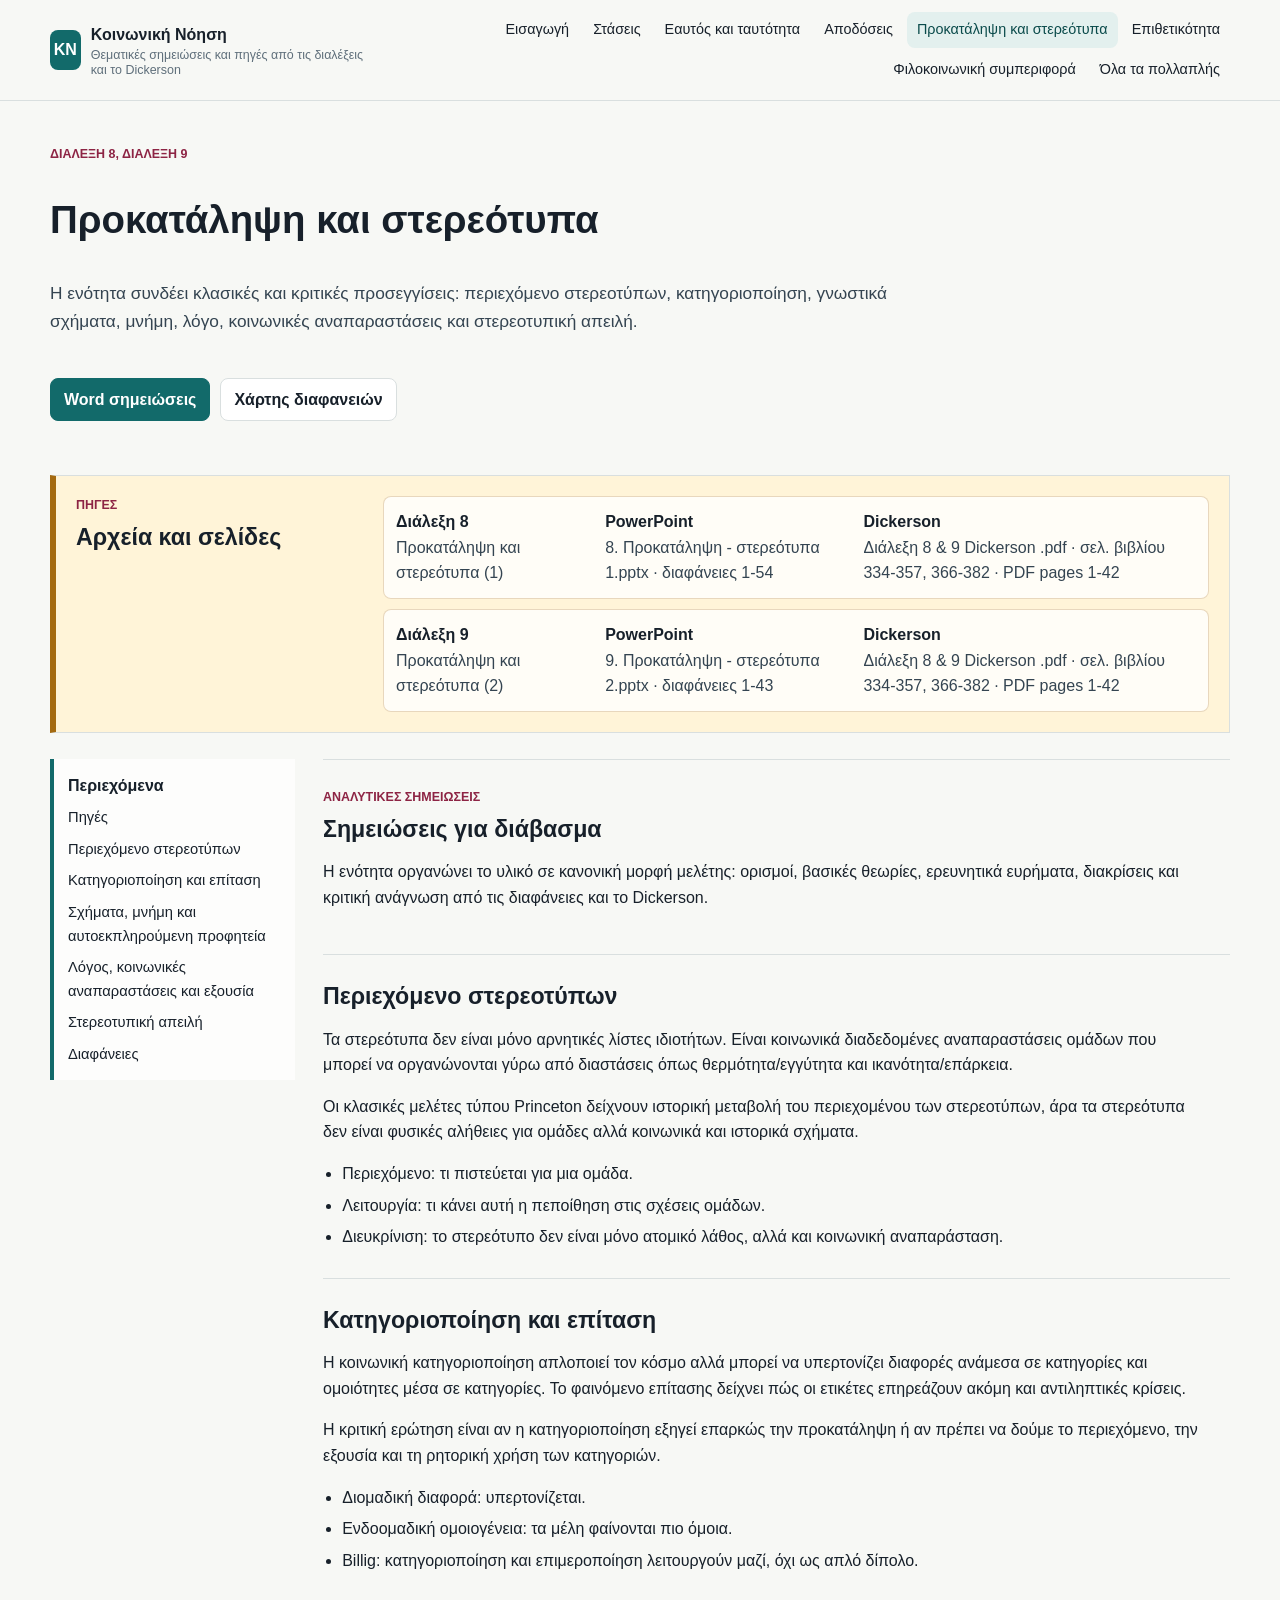
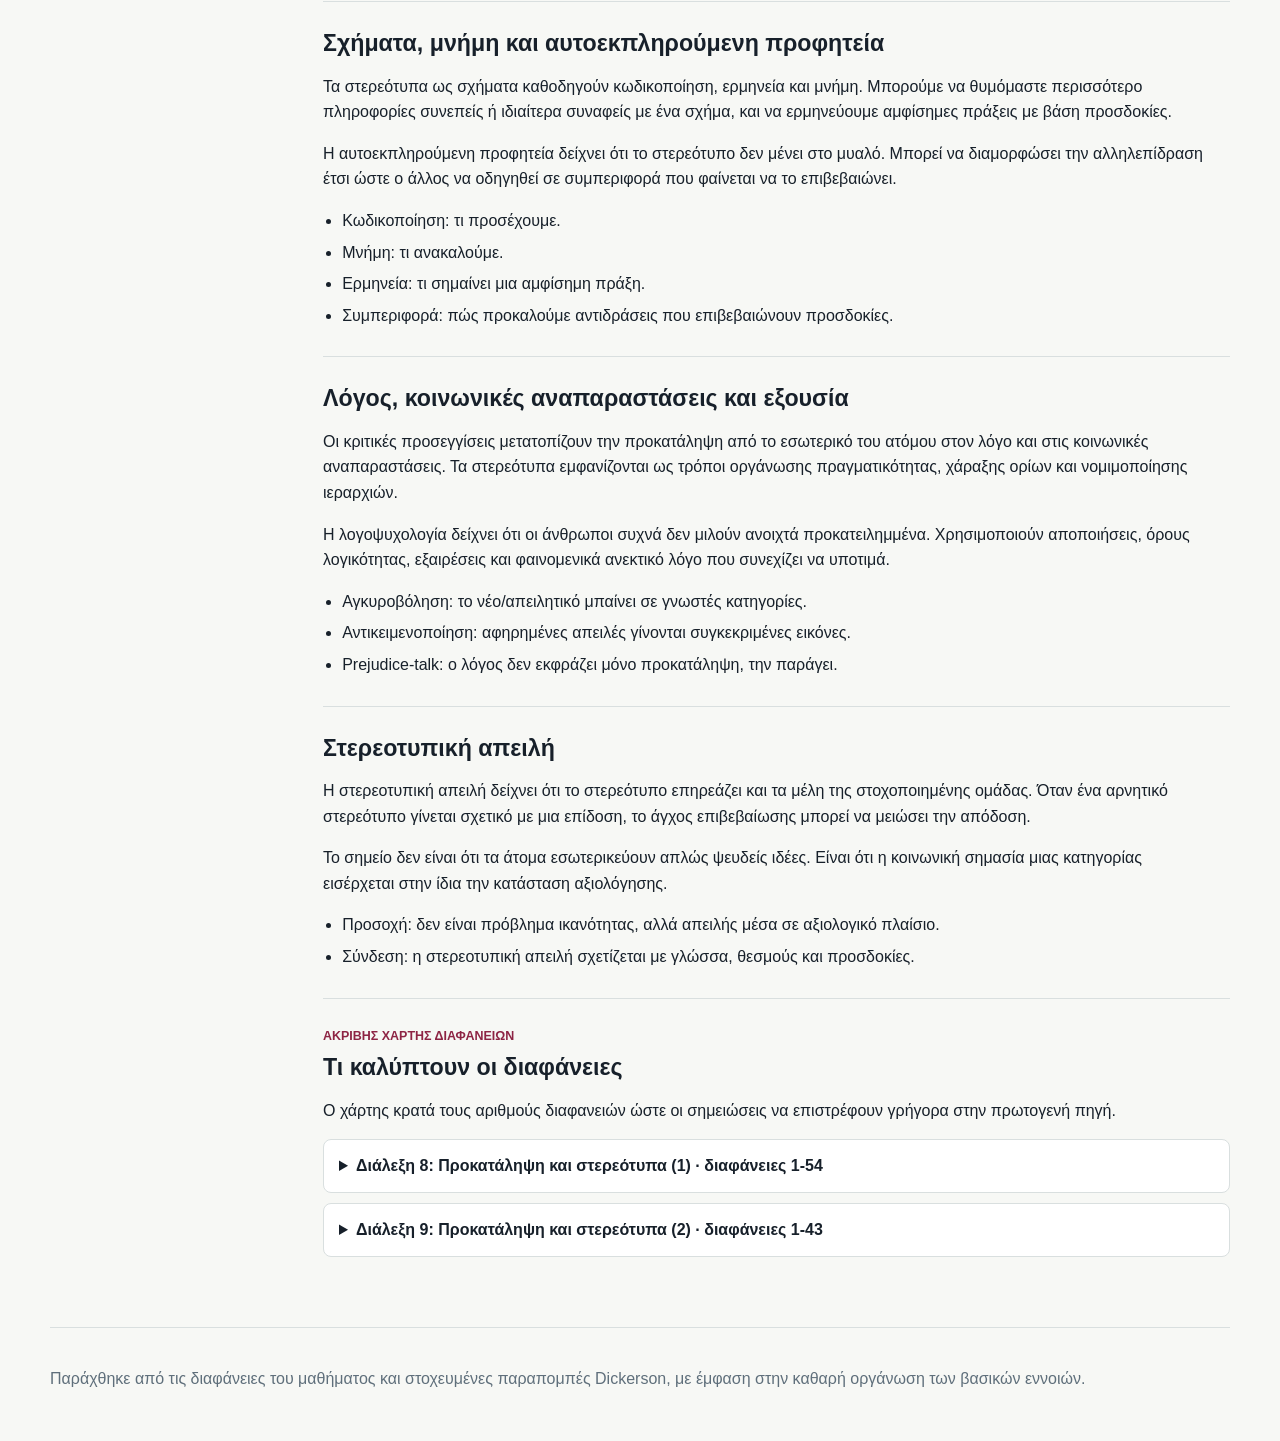
<file: topics/prokatalipsi-stereotypa.html>
<!doctype html>
<html lang="el" data-base="../">
<head>
  <meta charset="utf-8">
  <meta name="viewport" content="width=device-width, initial-scale=1">
  <title>Προκατάληψη και στερεότυπα | Κοινωνική Νόηση</title>
  <link rel="stylesheet" href="../assets/styles.css">
</head>
<body>
  <div class="progress" data-progress></div>
  
    <header class="site-header">
      <a class="brand " href="../index.html">
        <span class="brand-mark">ΚΝ</span>
        <span><strong>Κοινωνική Νόηση</strong><small>Θεματικές σημειώσεις και πηγές από τις διαλέξεις και το Dickerson</small></span>
      </a>
      <button class="menu-toggle" type="button" aria-label="Άνοιγμα πλοήγησης" data-menu-toggle>☰</button>
      <nav class="site-nav" data-site-nav>
        <a class="nav-link " href="../topics/eisagogi.html">Εισαγωγή</a>
<a class="nav-link " href="../topics/staseis.html">Στάσεις</a>
<a class="nav-link " href="../topics/eautos-taytotita.html">Εαυτός και ταυτότητα</a>
<a class="nav-link " href="../topics/apodoseis.html">Αποδόσεις</a>
<a class="nav-link active" href="../topics/prokatalipsi-stereotypa.html">Προκατάληψη και στερεότυπα</a>
<a class="nav-link " href="../topics/epithetikotita.html">Επιθετικότητα</a>
<a class="nav-link " href="../topics/filokoinoniki-symperifora.html">Φιλοκοινωνική συμπεριφορά</a>
        <a class="nav-link " href="../exam/multiple-choice.html">Όλα τα πολλαπλής</a>
      </nav>
    </header>
    
  <main>
    
    <section class="topic-hero">
      <p class="eyebrow">Διάλεξη 8, Διάλεξη 9</p>
      <h1>Προκατάληψη και στερεότυπα</h1>
      <p class="lead">Η ενότητα συνδέει κλασικές και κριτικές προσεγγίσεις: περιεχόμενο στερεοτύπων, κατηγοριοποίηση, γνωστικά σχήματα, μνήμη, λόγο, κοινωνικές αναπαραστάσεις και στερεοτυπική απειλή.</p>
      <div class="hero-actions">
        <a class="button primary" href="../downloads/prokatalipsi-stereotypa.docx">Word σημειώσεις</a>
        <a class="button" href="#slides">Χάρτης διαφανειών</a>
      </div>
    </section>
    
    <section class="source-panel" aria-labelledby="sources">
      <div>
        <p class="eyebrow">Πηγές</p>
        <h2 id="sources">Αρχεία και σελίδες</h2>
      </div>
      <div class="source-list">
            <div class="source-row">
              <div><strong>Διάλεξη 8</strong><span>Προκατάληψη και στερεότυπα (1)</span></div>
              <div><strong>PowerPoint</strong><span>8. Προκατάληψη - στερεότυπα 1.pptx · διαφάνειες 1-54</span></div>
              <div><strong>Dickerson</strong><span>Διάλεξη 8 &amp; 9 Dickerson .pdf · σελ. βιβλίου 334-357, 366-382 · PDF pages 1-42</span></div>
            </div>
            
            <div class="source-row">
              <div><strong>Διάλεξη 9</strong><span>Προκατάληψη και στερεότυπα (2)</span></div>
              <div><strong>PowerPoint</strong><span>9. Προκατάληψη - στερεότυπα 2.pptx · διαφάνειες 1-43</span></div>
              <div><strong>Dickerson</strong><span>Διάλεξη 8 &amp; 9 Dickerson .pdf · σελ. βιβλίου 334-357, 366-382 · PDF pages 1-42</span></div>
            </div>
            </div>
    </section>
    
    <div class="content-layout">
      <aside class="toc">
        <strong>Περιεχόμενα</strong>
        <a href="#sources">Πηγές</a>
        <a href="#περιεχόμενο-στερεοτύπων">Περιεχόμενο στερεοτύπων</a><a href="#κατηγοριοποίηση-και-επίταση">Κατηγοριοποίηση και επίταση</a><a href="#σχήματα-μνήμη-και-αυτοεκπληρούμενη-προφητεία">Σχήματα, μνήμη και αυτοεκπληρούμενη προφητεία</a><a href="#λόγος-κοινωνικές-αναπαραστάσεις-και-εξουσία">Λόγος, κοινωνικές αναπαραστάσεις και εξουσία</a><a href="#στερεοτυπική-απειλή">Στερεοτυπική απειλή</a>
        <a href="#slides">Διαφάνειες</a>
      </aside>
      <div class="study-content">
        
        <section class="note-section" id="analytical-notes">
          <p class="eyebrow">Αναλυτικές σημειώσεις</p>
          <h2>Σημειώσεις για διάβασμα</h2>
          <p>Η ενότητα οργανώνει το υλικό σε κανονική μορφή μελέτης: ορισμοί, βασικές θεωρίες, ερευνητικά ευρήματα, διακρίσεις και κριτική ανάγνωση από τις διαφάνειες και το Dickerson.</p>
        </section>
        

            <section class="note-section" id="περιεχόμενο-στερεοτύπων">
              <h2>Περιεχόμενο στερεοτύπων</h2>
              <p>Τα στερεότυπα δεν είναι μόνο αρνητικές λίστες ιδιοτήτων. Είναι κοινωνικά διαδεδομένες αναπαραστάσεις ομάδων που μπορεί να οργανώνονται γύρω από διαστάσεις όπως θερμότητα/εγγύτητα και ικανότητα/επάρκεια.</p><p>Οι κλασικές μελέτες τύπου Princeton δείχνουν ιστορική μεταβολή του περιεχομένου των στερεοτύπων, άρα τα στερεότυπα δεν είναι φυσικές αλήθειες για ομάδες αλλά κοινωνικά και ιστορικά σχήματα.</p>
              <ul><li>Περιεχόμενο: τι πιστεύεται για μια ομάδα.</li><li>Λειτουργία: τι κάνει αυτή η πεποίθηση στις σχέσεις ομάδων.</li><li>Διευκρίνιση: το στερεότυπο δεν είναι μόνο ατομικό λάθος, αλλά και κοινωνική αναπαράσταση.</li></ul>
            </section>
            

            <section class="note-section" id="κατηγοριοποίηση-και-επίταση">
              <h2>Κατηγοριοποίηση και επίταση</h2>
              <p>Η κοινωνική κατηγοριοποίηση απλοποιεί τον κόσμο αλλά μπορεί να υπερτονίζει διαφορές ανάμεσα σε κατηγορίες και ομοιότητες μέσα σε κατηγορίες. Το φαινόμενο επίτασης δείχνει πώς οι ετικέτες επηρεάζουν ακόμη και αντιληπτικές κρίσεις.</p><p>Η κριτική ερώτηση είναι αν η κατηγοριοποίηση εξηγεί επαρκώς την προκατάληψη ή αν πρέπει να δούμε το περιεχόμενο, την εξουσία και τη ρητορική χρήση των κατηγοριών.</p>
              <ul><li>Διομαδική διαφορά: υπερτονίζεται.</li><li>Ενδοομαδική ομοιογένεια: τα μέλη φαίνονται πιο όμοια.</li><li>Billig: κατηγοριοποίηση και επιμεροποίηση λειτουργούν μαζί, όχι ως απλό δίπολο.</li></ul>
            </section>
            

            <section class="note-section" id="σχήματα-μνήμη-και-αυτοεκπληρούμενη-προφητεία">
              <h2>Σχήματα, μνήμη και αυτοεκπληρούμενη προφητεία</h2>
              <p>Τα στερεότυπα ως σχήματα καθοδηγούν κωδικοποίηση, ερμηνεία και μνήμη. Μπορούμε να θυμόμαστε περισσότερο πληροφορίες συνεπείς ή ιδιαίτερα συναφείς με ένα σχήμα, και να ερμηνεύουμε αμφίσημες πράξεις με βάση προσδοκίες.</p><p>Η αυτοεκπληρούμενη προφητεία δείχνει ότι το στερεότυπο δεν μένει στο μυαλό. Μπορεί να διαμορφώσει την αλληλεπίδραση έτσι ώστε ο άλλος να οδηγηθεί σε συμπεριφορά που φαίνεται να το επιβεβαιώνει.</p>
              <ul><li>Κωδικοποίηση: τι προσέχουμε.</li><li>Μνήμη: τι ανακαλούμε.</li><li>Ερμηνεία: τι σημαίνει μια αμφίσημη πράξη.</li><li>Συμπεριφορά: πώς προκαλούμε αντιδράσεις που επιβεβαιώνουν προσδοκίες.</li></ul>
            </section>
            

            <section class="note-section" id="λόγος-κοινωνικές-αναπαραστάσεις-και-εξουσία">
              <h2>Λόγος, κοινωνικές αναπαραστάσεις και εξουσία</h2>
              <p>Οι κριτικές προσεγγίσεις μετατοπίζουν την προκατάληψη από το εσωτερικό του ατόμου στον λόγο και στις κοινωνικές αναπαραστάσεις. Τα στερεότυπα εμφανίζονται ως τρόποι οργάνωσης πραγματικότητας, χάραξης ορίων και νομιμοποίησης ιεραρχιών.</p><p>Η λογοψυχολογία δείχνει ότι οι άνθρωποι συχνά δεν μιλούν ανοιχτά προκατειλημμένα. Χρησιμοποιούν αποποιήσεις, όρους λογικότητας, εξαιρέσεις και φαινομενικά ανεκτικό λόγο που συνεχίζει να υποτιμά.</p>
              <ul><li>Αγκυροβόληση: το νέο/απειλητικό μπαίνει σε γνωστές κατηγορίες.</li><li>Αντικειμενοποίηση: αφηρημένες απειλές γίνονται συγκεκριμένες εικόνες.</li><li>Prejudice-talk: ο λόγος δεν εκφράζει μόνο προκατάληψη, την παράγει.</li></ul>
            </section>
            

            <section class="note-section" id="στερεοτυπική-απειλή">
              <h2>Στερεοτυπική απειλή</h2>
              <p>Η στερεοτυπική απειλή δείχνει ότι το στερεότυπο επηρεάζει και τα μέλη της στοχοποιημένης ομάδας. Όταν ένα αρνητικό στερεότυπο γίνεται σχετικό με μια επίδοση, το άγχος επιβεβαίωσης μπορεί να μειώσει την απόδοση.</p><p>Το σημείο δεν είναι ότι τα άτομα εσωτερικεύουν απλώς ψευδείς ιδέες. Είναι ότι η κοινωνική σημασία μιας κατηγορίας εισέρχεται στην ίδια την κατάσταση αξιολόγησης.</p>
              <ul><li>Προσοχή: δεν είναι πρόβλημα ικανότητας, αλλά απειλής μέσα σε αξιολογικό πλαίσιο.</li><li>Σύνδεση: η στερεοτυπική απειλή σχετίζεται με γλώσσα, θεσμούς και προσδοκίες.</li></ul>
            </section>
            
        
    <section class="slides-section" id="slides">
      <p class="eyebrow">Ακριβής χάρτης διαφανειών</p>
      <h2>Τι καλύπτουν οι διαφάνειες</h2>
      <p>Ο χάρτης κρατά τους αριθμούς διαφανειών ώστε οι σημειώσεις να επιστρέφουν γρήγορα στην πρωτογενή πηγή.</p>
      
            <details class="slide-outline">
              <summary>Διάλεξη 8: Προκατάληψη και στερεότυπα (1) · διαφάνειες 1-54</summary>
              <ol class="slide-list"><li id="lecture-8-slide-1"><span class="slide-no">8.1</span><span>Στερεότυπα &amp; προκατάληψη (1) Περιεχόμενα και σχηματισμός</span></li><li id="lecture-8-slide-2"><span class="slide-no">8.2</span><span>Περιεχόμενο στερεοτύπων</span></li><li id="lecture-8-slide-3"><span class="slide-no">8.3</span><span>Εισαγωγή της έννοιας «στερεότυπο» Η έννοια των στερεοτύπων εισάγεται από τον δημοσιογράφο Lippmann (1922) για να περιγράψει τις δύσκαμπτες και ανθεκτικές στην αλλαγή εντυπώσεις και εικόνες που δεν αντιστοιχούν στην πραγματικότητα.</span></li><li id="lecture-8-slide-4"><span class="slide-no">8.4</span><span>Η θεώρηση του Lippmann Ο Lippmann (1922) διατυπώνει μια πολύπλευρη θεώρηση των στερεοτύπων Εξετάζει πώς οργανώνουν την πληροφόρηση. Εξετάζει πόσο συναισθηματικά φορτισμένα μπορούν να είναι. Υπαινίσσεται τον κεντρικό ρόλο του πολιτισμικού πλαισίου στη διαμόρφωσή τους. Τα μελανά σημεία της θεώρησής το...</span></li><li id="lecture-8-slide-5"><span class="slide-no">8.5</span><span>Εισαγωγή της έννοιας «στερεότυπα» στην ΚΨ έρευνα Katz and Braly (1933, αρχική μελέτη): έδωσαν σε φοιτητές του Πανεπιστημίου του Princeton μια λίστα με 10 ονόματα φυλετικών / εθνοτικών ομάδων και μια αρκετά μεγάλη λίστα με επίθετα (84) ζητώντας από τους φοιτητές να δηλώσουν ποια επίθετα θεωρούν ότι χ...</span></li><li id="lecture-8-slide-6"><span class="slide-no">8.6</span><span>Κάποιες συνοπτικές παρατηρήσεις για την α’ περίοδο ΚΨ μελέτης των στερεοτύπων Ερευνάται το περιεχόμενό τους και όχι οι λειτουργίες/επιπτώσεις τους Υπάρχει διχογνωμία για την ύπαρξη πυρήνα αλήθειας Υπάρχει διχογνωμία για το βαθμό γενίκευσης των στερεοτύπων (σύμφωνα με κάποιους ερευνητές τα στερεότυπα...</span></li><li id="lecture-8-slide-7"><span class="slide-no">8.7</span><span>Απόρριψη της υπόθεσης περί ενός «πυρήνα αλήθειας» M ια κοινή υπόθεση ήταν ότι τα στερεότυπα μπορεί να ήταν υπερβολικά , αλλά παρόλα αυτά βασίζονταν σε πραγματικά χαρακτηριστικά ομάδας . Αυτή η ιδέα αργότερα έγινε γνωστή ως η υπόθεση του «πυρήνα της αλήθειας». K atz &amp; Braly (1933). Τα στερεότυπα πραγ...</span></li><li id="lecture-8-slide-8"><span class="slide-no">8.8</span><span>Απόρριψη της υπόθεσης περί ενός «πυρήνα αλήθειας» …τα στερεότυπα μεταδίδονται κοινωνικά και δεν μαθαίνονται εμπειρικά - είναι ιδεολογικές κατασκευές Τα στερεότυπα δεν είναι περιλήψεις εμπειριών, αλλά κοινωνικά υποστηριζόμενες πεποιθήσεις . τα πιο σίγουρα στερεότυπα συχνά τα είχαν εκείνοι των οποίων ...</span></li><li id="lecture-8-slide-9"><span class="slide-no">8.9</span><span>Μια διαφορετική απάντηση στη συζήτηση για τον πυρήνα αλήθειας (Campbell, 1967) Μπορούμε να αντιπαλέψουμε τα αρνητικά στερεότυπα χωρίς να αρνηθούμε οποιαδήποτε διομαδική διαφορά . Ίσως πιο σημαντικά ερωτήματα να είναι τα εξής: Οι διομαδικές σχέσεις πηγάζουν από υπάρχοντα στερεότυπα ή τα στερεότυπα εί...</span></li><li id="lecture-8-slide-10"><span class="slide-no">8.10</span><span>Ο Campbell δεν έλεγε ότι τα στερεότυπα είναι ακριβή , αλλά κάτι πιο περιορισμένο : Τα στερεότυπα ίσως έχουν αφετηρία σε πραγματικές εμπειρίες Οι άνθρωποι συχνά σχηματίζουν στερεότυπα όταν έχουν λίγες προσωπικές εμπειρίες με μέλη μιας ομάδας, τις οποίες γενικεύουν στο σύνολο της ομάδας. Οι πολιτισμικ...</span></li><li id="lecture-8-slide-11"><span class="slide-no">8.11</span><span>Εστίαση στη μεταβολή Η τριλογία του Princeton κατέγραψε τις μεταβολές στα στερεότυπα σε μια περίοδο 34 ετών . Ο Gilbert (1951) και, στη συνέχεια, οι Karlins και συν. (1969) επανέλαβαν την έρευνα των Katz και Braly (1933) και επεδίωξαν να μετρήσουν τα εθνοτικά και εθνικά στερεότυπα φοιτητών του Princ...</span></li><li id="lecture-8-slide-12"><span class="slide-no">8.12</span><span>Αναστοχαστική άσκηση Μελετήστε τον πίνακα με τα αποτελέσματα από την τριλογία του Princeton και σημειώστε τις παρατηρήσεις σας. Ειδικότερα σκεφτείτε: 1. Υπάρχουν αλλαγές στα στερεότυπα των ομάδων; 2. Ποια είναι η ένταση και η κατεύθυνση των αλλαγών (εκ διαμέτρου αντίθετα στερεότυπα, λιγότερο θετικά ...</span></li><li id="lecture-8-slide-13"><span class="slide-no">8.13</span><span>1933 1951 1967 Αμερικανοί/ιδες Εργατικοί/ες, έξυπνοι/ες Υλιστές/τριες, έξυπνοι/ες Υλιστές/τριες, φιλόδοξοι/ες Ιάπωνες/ιδες Ευφυείς, εργατικοί/ες Μιμητικοί/ες, πονηροί/ες Εργατικοί/ες, φιλόδοξοι/ες Εβραίοι/ες Δαιμόνιοι/ες, ιδιοτελείς Δαιμόνιοι/ες, ευφυείς Φιλόδοξοι/ες, υλιστές/τριες Αφροαμερικανοί ( ...</span></li><li id="lecture-8-slide-14"><span class="slide-no">8.14</span><span>Παρατηρήσεις -1/3 1. Η διαφοροποίηση στο χρόνο μπορεί να συνδυάζεται με κάποια στοιχεία σταθερότητας : χαρακτηριστικά που χρησιμοποιούνταν αρχικά, αντί να εξαφανίζονται εντελώς, μπορεί να γίνονται λιγότερο εμφανή . Για την ομάδα των Ιαπώνων το επίθετο «έξυπνος» του 1933 μοιάζει πολύ πιο θετικό από τ...</span></li><li id="lecture-8-slide-15"><span class="slide-no">8.15</span><span>Παρατηρήσεις -2/3 2. Τα ιστορικά γεγονότα μπορεί να επηρέασαν τις αντιλήψεις για τις διαφορετικές εθνοτικές ομάδες. Το σημαντικό ιστορικό γεγονός μεταξύ 1933 και 1951 ήταν, φυσικά, ο Β&#x27; Παγκόσμιος Πόλεμος -Οι ΗΠΑ έλαβαν μέρος σε μάχες ενάντια σε ιαπωνικά στρατεύματα. Η φρίκη και η έκταση του Ολοκαυτ...</span></li><li id="lecture-8-slide-16"><span class="slide-no">8.16</span><span>Mια σημαντική παρατήρηση των Karlins et al 3/3 Το 1951 (σε σύγκριση με το 1933), τα στερεότυπα παρουσιάζουν μικρότερο βαθμό ομοιομορφίας Ωστόσο, η μελέτη του 1967 υποδεικνύει την ύπαρξη πιο ομοιόμορφων στερεότυπων για όλες τις ομάδες Αυτό όμως που παρατηρείται είναι ότι οι συμμετέχουσες/οντες εκφράζ...</span></li><li id="lecture-8-slide-17"><span class="slide-no">8.17</span><span>Κριτικός αναστοχασμός για την Τριλογία του Princeton Στους συμμετέχοντες περιλαμβάνονταν αποκλειστικά φοιτητές του Πανεπιστημίου του Princeton. Υπάρχει η υπόνοια ότι αποκλείστηκαν όλες οι «άλλες εθνικές ομάδες» και η ομάδα που περιγράφεται ως «Αμερικανοί» είναι ένα ιδιαίτερα μικρό κομμάτι της αμερικ...</span></li><li id="lecture-8-slide-18"><span class="slide-no">8.18</span><span>Αναπαραγωγή της τριλογίας του Princeton (Madon κ.α.,2001) Στην πρώτη μελέτη χρησιμοποίησαν το ίδιο σύνολο επιθέτων με την τριλογία του Princeton. Ωστόσο αντιπαρέβαλαν τις αποκρίσεις Αμερικανών φοιτητών ψυχολογίας ευρωπαϊκής καταγωγής με Αμερικανούς φοιτητές ψυχολογίας μη-ευρωπαϊκής καταγωγής. Στη δε...</span></li><li id="lecture-8-slide-19"><span class="slide-no">8.19</span><span>Τα Επίθετα που συμμετέχοντες ευρωπαϊκής και μη-ευρωπαϊκής καταγωγής επέλεγαν πιο σ υχνά για διαφορετικές εθνοτικές ομάδες (Madon κ.α, 2001)</span></li><li id="lecture-8-slide-20"><span class="slide-no">8.20</span><span>Ευρήματα και παρατηρήσεις για Μadon κ.α. (2001) Η ενσωμάτωση πιο σύγχρονων περιγραφητών διαμόρφωσε τα αποτελέσματα σε μεγάλο βαθμό. Ο πιο συχνά επιλεγμένος όρος που χρησιμοποιήθηκε για να περιγράψει τους Αμερικανούς ήταν ο όρος «ετερογενείς» Οι μεμονωμένες ιδιότητες είναι δύσκολο να αποτιμηθούν ως π...</span></li><li id="lecture-8-slide-21"><span class="slide-no">8.21</span><span>Μοντέλο του Περιεχομένου των Στερεοτύπων (Fiske et al.) Τα στερεότυπα -όπως δείχνουν διαπολιτισμικές έρευνες- έχουν μια διπολική δομή : ένας πόλος αφορά την επάρκεια/ικανότητα , άλλος τη θέρμη/εγγύτητα . Η ικανότητα (που περιέχει επιδεξιότητα, νοημοσύνη, σιγουριά) εμφανίζει θετική συσχέτιση με τη θέ...</span></li><li id="lecture-8-slide-22"><span class="slide-no">8.22</span><span>Συνδυασμοί και αποτελέσματα Θερμότητα Ικανότητα Τύπος Στερεοτύπου Τυπικό Συναίσθημα Υψηλή Υψηλή Θαυμασμός θαυμασμός, σεβασμός Υψηλή Χαμηλή Πατερναλιστικό συμπόνια, οίκτος Χαμηλή Υψηλή Φθόνος φθόνος, δυσφορία Χαμηλή Χαμηλή Περιφρόνηση απέχθεια, περιφρόνηση Παραδείγματα : Υψηλή θερμότητα / Χαμηλή ικαν...</span></li><li id="lecture-8-slide-23"><span class="slide-no">8.23</span><span>Σχηματισμός στερεοτύπων Κατηγοριοποίηση &amp; προκατάληψη</span></li><li id="lecture-8-slide-24"><span class="slide-no">8.24</span><span>Τα στερεότυπα κατά την κοινωνιογνωστική προσέγγιση Σύμφωνα με τους υποστηρικτές της κοινωνιο-γνωστικής προσέγγισης, οι Katz και Braly ξεκίνησαν μια ερευνητική παράδοση που κατέγραψε με λεπτομέρεια τις διαθέσιμες στερεοτυπικές εικόνες συγκεκριμένων κοινωνικών ομάδων, αλλά αγνόησε εντελώς τι κάνουν οι...</span></li><li id="lecture-8-slide-25"><span class="slide-no">8.25</span><span>Η διαμόρφωση των στερεοτύπων Οι έρευνες που ασχολήθηκαν με το περιεχόμενο των στερεοτύπων συχνά δείχνουν τη σύνδεσή τους με συγκεκριμένα χωροχρονικά πλαίσια και υποθέτουν (λιγότερο ή περισσότερο φανερά) ότι διαμορφώνονται από κοινωνιακούς , πολιτισμικούς παράγοντες . Οι κοινωνιογνωστικές προσεγγίσει...</span></li><li id="lecture-8-slide-26"><span class="slide-no">8.26</span><span>Μοντέλα σχηματισμού εντυπώσεων Asch -1/3 Asch (1946): πώς διαμορφώνουν οι άνθρωποι συνολικές εντυπώσεις για άλλους (από την αντίληψη μεμονωμένων χαρακτηριστικών) ; Οι συμμετέχοντες καλούνταν να διαμορφώσουν εντυπώσεις για ένα ανύπαρκτο πρόσωπο βασισμένοι σε περιγραφές που περιλάμβαναν λίστες χαρακτη...</span></li><li id="lecture-8-slide-27"><span class="slide-no">8.27</span><span>Μοντέλα σχηματισμού εντυπώσεων Asch -2/3 Asch : δύο μοντέλα για να εξηγήσει πώς από μεμονωμένα κομμάτια πληροφοριών σχηματίζουμε ομοιογενείς εντυπώσεις. Αλγεβρικό μοντέλο : αντιμετωπίζουμε με μαθηματικό τρόπο τα μεμονωμένα χαρακτηριστικά που γνωρίζουμε για ένα πρόσωπο και τα συνδυάζουμε έτσι ώστε να...</span></li><li id="lecture-8-slide-28"><span class="slide-no">8.28</span><span>Μοντέλα σχηματισμού εντυπώσεων Asch -3/3 Μοντέλο διαμόρφωσης : τα μεμονωμένα στοιχεία δεν παραμένουν αμετάβλητα όταν συνδυάζονται. Τα πιθανώς αντιφατικά χαρακτηριστικά επαναξιολογούνται ώστε να είναι συνεπή με την συνολική μας εντύπωση. τα χαρακτηριστικά, όπως τα μπαχαρικά στο φαγητό, δεν μένουν αμε...</span></li><li id="lecture-8-slide-29"><span class="slide-no">8.29</span><span>Πλασματική συνάφεια: στερεότυπα ως απατηλές συσχετίσεις Η ίδια η διαμόρφωση των αρνητικών στερεοτύπων μπορεί να εξηγηθεί με αποκλειστικά γνωστικούς όρους (Hamilton &amp; Gifford, 1976) Τείνουμε να δίνουμε μεγαλύτερη προσοχή σε ερεθίσματα που είναι σπάνια, ασυνήθιστα, ξεχωριστά. Η επαφή με άτομα μιας δια...</span></li><li id="lecture-8-slide-30"><span class="slide-no">8.30</span><span>Hamilton &amp; Gifford (1976 ) Παρουσιάστηκαν 39 φράσεις που περιέγραφαν συμπεριφορές ανθρώπων που αναφέρονταν ως μέλη δύο διαφορετικών ομάδων (ομάδα Α/ Β ). 26 από τις 39 προτάσεις περιέγραφαν συμπεριφορές μελών της ομάδας Α και οι 13 περιέγραφαν συμπεριφορές μελών της ομάδας Β με αυτό τον πειραματικό ...</span></li><li id="lecture-8-slide-31"><span class="slide-no">8.31</span><span>Π λασματική συνάφεια Πραγματικότητα Αντίληψη 100 άτομα ομάδας A 100 άτομα ομάδας A 75% θετικές συμπεριφορές 75% θετικές συμπεριφορές 25% αρνητικές συμπεριφορές 25% αρνητικές συμπεριφορές 20 άτομα ομάδας B 20 άτομα ομάδας B 75% θετικές συμπεριφορές 50% θετικές συμπεριφορές 2 5% αρνητικές συμπεριφορές...</span></li><li id="lecture-8-slide-32"><span class="slide-no">8.32</span><span>Αποτελέσματα Παρατηρείτε 100 σ. που εκδηλώνονται από ( 100 ) άτομα της ομάδας Α και 20 σ. που εκδηλώνονται από (20) άτομα της ομάδας Β Μέσα σε κάθε ομάδα, στην πραγματικότητα, τα περισσότερα άτομα (75%) συμπεριφέρονται θετικά και λίγοι (25%) συμπεριφέρονται αρνητικά Στη συνθήκη αυτή, τα άτομα από τη...</span></li><li id="lecture-8-slide-33"><span class="slide-no">8.33</span><span>Αποτελέσματα Αν και στην πραγματικότητα τα άτομα της ομάδας Υ ΔΕΝ ΕΙΝΑΙ περισσότερο πιθανό ότι θα συμπεριφερθούν αρνητικά (25%) Οι παρατηρητές τείνουν να υπερ-εκτιμούν τη σύνδεση ανάμεσα στη μεταβλητή «μειονοτική ομάδα» και «αρνητική συμπεριφορά» Έτσι, αντιλαμβάνονται τα άτομα της ομάδας Β ως περισσ...</span></li><li id="lecture-8-slide-34"><span class="slide-no">8.34</span><span>Θυμικό και απατηλές συσχετίσεις Johnson, Mullen, Carlson &amp; Southwick (2001): το θυμικό παίζει σημαντικό ρόλο στις απατηλές συσχετίσεις αμφισβήτηση της άποψης ότι η απατηλή συσχέτιση είναι ανεξάρτητη από κίνητρα. Εάν μια θετική θυμική απόκριση συσχετίζεται με μια ομάδα, ενδέχεται να είναι χαμηλή και ...</span></li><li id="lecture-8-slide-35"><span class="slide-no">8.35</span><span>Κριτικές επισημάνσεις στις γνωστικές προσεγγίσεις Περί Asch : Εκτός εργαστηρίου αντιλαμβανόμαστε, άραγε, τους ανθρώπους μέσα από «σύνολα» επιθέτων; Μήπως θυμικοί παράγοντες; (βλ. παραπάνω). Μήπως παίζουν ρόλο καθολικότερες εντυπώσεις; Μήπως να μελετηθούν τα στερεότυπα υιοθετώντας οπτικές που αντιτίθ...</span></li><li id="lecture-8-slide-36"><span class="slide-no">8.36</span><span>Κατηγοριοποίηση και προκατάληψη 1/3 Η ΚΨ που εστιάζει στα στερεότυπα και στην προκατάληψη τοποθετεί στην καρδιά του ζητήματος την ιδέα της κατηγοριοποίησης, δηλαδή, της ομαδοποίησης μεμονομένων ανθρώπων, πραγμάτων, γεγονότων, εμπειριών (ερεθισμάτων) σε κατηγορίες. Gordon Allport Henri Tajfel</span></li><li id="lecture-8-slide-37"><span class="slide-no">8.37</span><span>Κατηγοριοποίηση και προκατάληψη 2/3 Κατηγοριοποίηση : Η διαδικασία αντίληψης γεγονότων, αντικειμένων και ανθρώπων ως ενταγμένων σε διάφορες κατηγορίες . Ιδιαίτερο ενδιαφέρον για την ΚΨ έχει η τοποθέτηση των ανθρώπων σε εθνοτικές, έμφυλες και επαγγελματικές κατηγορίες.</span></li><li id="lecture-8-slide-38"><span class="slide-no">8.38</span><span>Κατηγοριοποίηση και προκατάληψη 3/3 Προκατάληψη : Αναφέρεται σε κρίσεις για άλλους ανθρώπους που λαμβάνουν χώρα χωρίς να έχει γίνει ενδελεχής έλεγχος των σχετικών στοιχείων και γεγονότων (ιδιαίτερη προσοχή συγκεντρώνουν οι ρατσιστικές και σεξιστικές μορφές προκατάληψης). Ενώ πολλοί ερευνητές θεωρούν...</span></li><li id="lecture-8-slide-39"><span class="slide-no">8.39</span><span>Allport, G. (1954) The Nature of Prejudice 1/3 Η ανάλυση του Allport για την κατηγοριοποίηση προέκυψε από την επίδραση αλλά και σε απάντηση στο έργο των Adorno et al. (1950) Αυταρχική Προσωπικότητα . Adorno et al. Ποια χαρακτηριστικά προσωπικότητας καθιστούν τα άτομα πιο ευάλωτα στην φασιστική προπα...</span></li><li id="lecture-8-slide-40"><span class="slide-no">8.40</span><span>Allport, G. (1954) The Nature of Prejudice 2/3 Allport: η κατηγοριοποίηση αποτελεί το σήμα κατατεθέν της προκατειλημμένης σκέψης Η προκατάληψη ενδεχομένως αποτελεί συνέπεια ενός συγκεκριμένου τύπου άκαμπτης κατηγοριοποιητικής σκέψης που χαρακτηρίζει κάποια άτομα (βλ. Adorno) ΟΜΩΣ ο Allport διέκρινε ...</span></li><li id="lecture-8-slide-41"><span class="slide-no">8.41</span><span>Allport, G. (1954) The Nature of Prejudice 3/3 Ο Allport ως θεμελιωτής των κατοπινών κοινωνιογνωστικών προσεγγίσεων της προκατάληψης και των στερεοτύπων. Η προκατάληψη ως υπο-προϊόν (ή παράγωγο) ενός τρόπου σκέψης που είναι καθολικός / οικουμενικός. Οι κατηγορίες , οι γενικεύσεις και οι συνδεόμενες ...</span></li><li id="lecture-8-slide-42"><span class="slide-no">8.42</span><span>Jerome Bruner - New Look στην αντίληψη Οι μελέτες αντίληψης του Jerome S. Bruner (κυρίως μαζί με τον Leo Postman και την Cecile Goodman, τέλη 1940) αποτελούν κλασικό παράδειγμα της «Νέας Ψυχολογίας της Αντίληψης» (New Look Psychology) Ανέδειξαν τον ρόλο των γνωστικών, κοινωνικών και κινήτρων παραγόν...</span></li><li id="lecture-8-slide-43"><span class="slide-no">8.43</span><span>Jerome Bruner - New Look στην αντίληψη Στόχος των μελετών: να διερευνηθεί αν η υποκειμενική αξία ενός αντικειμένου επηρεάζει τον τρόπο με τον οποίο γίνεται αντιληπτό το μέγεθός του. Συμμετέχοντες: παιδιά από φτωχές οικογένειες &amp; παιδιά από εύπορες οικογένειες. Ερεθίσματα Αληθινά νομίσματα (π.χ. δεκά...</span></li><li id="lecture-8-slide-44"><span class="slide-no">8.44</span><span>Jerome Bruner - New Look στην αντίληψη Υπερεκτίμηση μεγέθους των νομισμάτων Τα παιδιά υπερεκτιμούσαν συστηματικά το μέγεθος των νομισμάτων τα έβλεπαν ως μεγαλύτερα από το πραγματικό τους μέγεθος. Η υπερεκτίμηση ήταν σημαντικά μεγαλύτερη για αντικείμενα με υψηλότερη ονομαστική αξία (π.χ. μεγαλύτερα ν...</span></li><li id="lecture-8-slide-45"><span class="slide-no">8.45</span><span>Jerome Bruner - New Look στην αντίληψη Το φαινόμενο δεν οφείλεται σε αντιληπτικό σφάλμα, αλλά στην αξιακή σημασία του αντικειμένου. Η αντίληψη δεν είναι παθητική καταγραφή ερεθισμάτων, αλλά διαμεσολαβείται από ανάγκες, κίνητρα, κοινωνικές αξίες. Οι γνωστικές διεργασίες επηρεάζουν πρώιμα στάδια της α...</span></li><li id="lecture-8-slide-46"><span class="slide-no">8.46</span><span>Henri Tajfel: Απέναντι στον Lorenz-1/6 Tajfel VS στην ιδέα ότι τα ένστικτα (ανορθολογικές / βιολογικές παρορμήσεις) εξηγούν την επιθετικότητα Tajfel: η ανάλυση του Lorenz παρουσιάζει το αίτιο της επιθετικότητας ως οικουμενικό και αμετάβλητο. Άρα δεν μπορεί να εξηγήσει την διαφοροποίηση ή αυξο-μείωση...</span></li><li id="lecture-8-slide-47"><span class="slide-no">8.47</span><span>Henri Tajfel: Κατηγοριοποίηση όχι ένστικτα-2/6 Οι άνθρωποι εύκολα επηρεάζονται από τις κατηγορικές ταμπέλες Οι ταμπέλες που κατηγοριοποιούν ερεθίσματα οδηγούν σε αντιληπτικές στρεβλώσεις : Μεγιστοποίηση διαφορών μεταξύ ερεθισμάτων διαφορετικών κατηγοριών Ελαχιστοποίηση διαφορών μεταξύ ερεθισμάτων εν...</span></li><li id="lecture-8-slide-48"><span class="slide-no">8.48</span><span>Henri Tajfel -3/6 Πώς οι κατηγορίες επηρεάζουν τις κρίσεις για τις αντιληπτές διαφορές στο μήκος γραμμών / φαινόμενο «επίταση» (Tajfel και Wilkes, 1963)</span></li><li id="lecture-8-slide-49"><span class="slide-no">8.49</span><span>Henri Tajfel: Επίταση-4/6</span></li><li id="lecture-8-slide-50"><span class="slide-no">8.50</span><span>Henri Tajfel: Επίταση-5/6</span></li><li id="lecture-8-slide-51"><span class="slide-no">8.51</span><span>Henri Tajfel: κατηγοριοποίηση και προκατάληψη-6/6 Η κατηγοριοποίηση έχει μια βασική προσαρμοστική αξία … αλλά βρίσκεται και στη βάση της προκατάληψης Ενδο-κατηγορική (ή ενδο-ομαδική) ομοιογένεια και δια-κατηγορική (ή διο-ομαδική) ετερογένεια</span></li><li id="lecture-8-slide-52"><span class="slide-no">8.52</span><span>Προσεγγίζοντας κριτικά τις ιδέες για την κατηγοριοποίηση -1/2 Η θεμελιακή αντίφαση εντός της ανάλυσης του Allport: Η προκατάληψη ως ζήτημα ατομικών διαφορών Η προκατάληψη ως συνέπεια μιας καθολικής τάσης για σκέψη στη βάση κατηγοριών Billig : και ο Allport και ο Tajfel αντιμετωπίζουν την κατηγοριοπο...</span></li><li id="lecture-8-slide-53"><span class="slide-no">8.53</span><span>Προσεγγίζοντας κριτικά τις ιδέες για την κατηγοριοποίηση -2/2 Υποσημείωση 1 : Ωστόσο, σημειώνεται ότι σε σημεία του έργου του Tajfel γίνεται λόγος για την συναισθηματική επένδυση που επιδεικνύει ο «προκατειλημμένος άνθρωπος». Υποσημείωση 2 : Ο Tajfel δεν χρησιμοποιεί την έννοια της «κατηγοριοποίησης...</span></li><li id="lecture-8-slide-54"><span class="slide-no">8.54</span><span>To be continued</span></li></ol>
            </details>
            
            <details class="slide-outline">
              <summary>Διάλεξη 9: Προκατάληψη και στερεότυπα (2) · διαφάνειες 1-43</summary>
              <ol class="slide-list"><li id="lecture-9-slide-1"><span class="slide-no">9.1</span><span>Στερεότυπα &amp; προκατάληψη (2) Σχήματα, γνωστική επεξεργασία, διάψευση, λόγος</span></li><li id="lecture-9-slide-2"><span class="slide-no">9.2</span><span>Στην προηγούμενη διάλεξη… Πρώιμη έρευνα στο περιεχόμενο των στερεοτύπων Τριλογία του Princeton, π υρήνας αλήθειας, μεταβολή βάσει ιστορίας, επάρκεια/ικανότητα &amp; θέρμη/εγγύτητα Σχηματισμός στερεοτύπω ν Μοντέλο δ ιαμόρφωσης Asch, πλασματική συνάφεια, Allport &amp; κατηγοριοποίηση, Bruner &amp; κατηγοριοποίηση...</span></li><li id="lecture-9-slide-3"><span class="slide-no">9.3</span><span>Στερεότυπα: Κοινωνιογνωσία -1/5 Τα στερεότυπα ως συστήματα πεποιθήσεων που κατοικοεδρεύουν στον νου των ατόμων - Όχι ζητήματα κοινωνιών (για την ΚΓ!) Γνωστικά σχήματα (schemas), δηλαδή νοητικά «πακέτα πληροφορίας» που μας επιτρέπουν να κάνουμε γρήγορες κατηγοριοποιήσεις και συμπεράσματα Το ζήτημα το...</span></li><li id="lecture-9-slide-4"><span class="slide-no">9.4</span><span>Στερεότυπα: Κοινωνιογνωσία -2/5 Επιχείρημα : Η έμφαση (1930-1960) στην στερεοτυπική αντίληψη αποκλειστικά φυλετικών, εθνικών, εθνοτικών ομάδων είχε ως αποτέλεσμα να θεωρηθούν τα στερεότυπα ως ‘ ειδικά φαινόμενα ’, διαφοροποιημένα από άλλα φαινόμενα της νόησης και διαπροσωπικής αντίληψης. Επιρροή απο...</span></li><li id="lecture-9-slide-5"><span class="slide-no">9.5</span><span>Στερεότυπα: Κοινωνιογνωσία -3/5 “What seems to be most distinctive about the contemporary cognitive orientation to stereotypes and stereotyping is a view of these phenomena as ‘nothing special’, as not essentially different from other cognitive structures and processes”. (Ashmore &amp; Del Boca, 1981, p...</span></li><li id="lecture-9-slide-6"><span class="slide-no">9.6</span><span>Στερεότυπα: Κοινωνιογνωσία -4/5 Κ-Γ: η σύνδεση των στερεοτύπων με την προκατάληψη οδήγησε στο να θεωρηθεί το στερεοτυπείν ως ‘ανήθικο’, ‘κακό πράγμα’… …. και οι γνωστικές διεργασίες σχηματισμού των στερεοτύπων ως παρεκκλίνουσες, περίεργες ή παθολογικές. Κ-Γ: Ο σχηματισμός μειωτικών στερεοτύπων δεν δ...</span></li><li id="lecture-9-slide-7"><span class="slide-no">9.7</span><span>Στερεότυπα: Κοινωνιογνωσία -5/5 Προσέγγιση των στερεοτύπων ως καθολικών γνωστικών σχημάτων και διεργασιών και όχι ως φαινομένων που συνδέονται ιδιαίτερα με την αναπαράσταση κοινωνικών ομάδων «Τα στερεότυπα , τόσο τα ευμενή όσο και τα επιβλαβή, αναπτύσσονται για να περιγράψουν κατηγορίες ανθρώπων, όπ...</span></li><li id="lecture-9-slide-8"><span class="slide-no">9.8</span><span>Τα στερεότυπα ως διαμορφωτικά της αντίληψης και άλλων γνωστικών λειτουργιών Κοινωνιογνωσία : Το σημαντικό ερώτημα είναι πώς τα στερεότυπα επηρεάζουν τη γνωστική επεξεργασία πληροφοριών «Μπορεί να είναι σημαντικό να γνωρίζουμε ποια στερεότυπα κατέχει ένα άτομο, είναι πολύ πιο σημαντικό να κατανοήσουμ...</span></li><li id="lecture-9-slide-9"><span class="slide-no">9.9</span><span>Ευρήματα και γενικότερες παραδοχές Αναδρομή στο «φαινόμενο της επίτασης» ( Tajfel &amp; Wilkes, 1963) Τα αποτελέσματα έδειξαν ότι οι συμμετέχοντες υπερτόνιζαν τις διαφορές ανάμεσα στις γραμμές που χαρακτηρίζονταν Α και Β όταν μπορούσαν να σχηματίσουν ένα στερεότυπο (συνειρμό) ανάμεσα στο χαρακτηρισμό κα...</span></li><li id="lecture-9-slide-10"><span class="slide-no">9.10</span><span>Η μεταφορά του νου ως γνωστικού τσιγκούνη Θέση : Στην προσπάθειά μας να κάνουμε γνωστική οικονομία μας διευκολύνουν τα στερεότυπα, καθώς μας επιτρέπουν αντί να κάνουμε λεπτομερείς μεμονωμένες σκέψεις για κάθε ερέθισμα που συναντάμε, να βασιζόμαστε σε γενικότερες πληροφορίες που αφορούν την κατηγορία...</span></li><li id="lecture-9-slide-11"><span class="slide-no">9.11</span><span>Ποιο σχήμα θα χρησιμοποιήσουν οι άνθρωποι; Οι Fiske και Taylor (1991) υποστηρίζουν ότι οι άνθρωποι χρησιμοποιούν περισσότερο σχήματα ρόλων , όπως λέκτορας, κλόουν, πολιτικός, παρά σχήματα χαρακτηριστικών (εξωστρεφής, ντροπαλή/ός). Τα σχήματα ρόλων είναι πλούσια σε πληροφορίες - Τα σχήματα προσωπικών...</span></li><li id="lecture-9-slide-12"><span class="slide-no">9.12</span><span>Πώς τα σχήματα διαμορφώνουν την κωδικοποίηση εισερχόμενων πληροφοριών; Έχετε ενημερωθεί ότι ο καινούριος σύντροφος της φίλης σας είναι –σε αντίθεση με σας- πολύ θρήσκος - τι θα σκεφτείτε; Πιθανόν το στερεότυπο / σχήμα σας για τους θρησκευόμενους να είναι αρκετά άκαμπτο . Το στερεότυπο αυτό μπορεί να...</span></li><li id="lecture-9-slide-13"><span class="slide-no">9.13</span><span>Πώς τα σχήματα διαμορφώνουν την κωδικοποίηση εισερχόμενων πληροφοριών; Οι προϋπάρχουσες πληροφορίες τείνουν να διαμορφώνουν την πρόσληψη και κωδικοποίηση νέων πληροφοριών Οι Linville (1982) και Linville, Fischer και Salovey (1989) διαπίστωσαν ότι οι νέοι κάνουν πολύ πιο απλές εννοιολογήσεις για τους...</span></li><li id="lecture-9-slide-14"><span class="slide-no">9.14</span><span>Πώς τα σχήματα διαμορφώνουν τη μνήμη μας; Η μνημονική ανάκληση καθοδηγείται από τη συνέπεια των πληροφοριών με τα στερεότυπα. Επιλεκτική μνήμη : θυμόμαστε πληροφορίες που είναι συνεπείς με το στερεότυπο που έχουμε για μια κοινωνική κατηγορία Synder &amp; Uranowitz (1978): τα ομοφοβικά στερεότυπα επηρεάζ...</span></li><li id="lecture-9-slide-15"><span class="slide-no">9.15</span><span>Πώς τα σχήματα διαμορφώνουν τη μνήμη μας; Μια εναλλακτική πρόταση (αντί για την αυστηρή συνέπεια πληροφοριών-σχήματος) επικεντρώνεται στο ρόλο της συνάφειας . Ανάκληση γενικότερων στοιχείων που είναι συναφή με τα σχήματα Η συνάφεια του ερεθίσματος μπορεί να υποδηλώνει συμφωνία ή ασυμφωνία με το σχήμ...</span></li><li id="lecture-9-slide-16"><span class="slide-no">9.16</span><span>Επιλεκτική ερμηνεία συμβάντων Βλέπουμε αυτό που περιμένουμε να δούμε Duncan (1976): πείραμα –βίντεο – σπρώξιμο Μαύροι/λευκοί δράστες Μαύρα /λευκά θύματα (φιλικό ή επιθετικό;) Διαφορετική ερμηνεία με βάση φυλετικά στερεότυπα Μαύροι δράστες: Βία Λευκοί δράστες: Παιχνιδιάρικο, υπερβολική αντίδραση</span></li><li id="lecture-9-slide-17"><span class="slide-no">9.17</span><span>Προκαλώντας τη συμπεριφορά των άλλων Σε κάποιες περιπτώσεις συμβαίνει να επηρεάζουμε τους άλλους να συμπεριφερθούν μ’ έναν τρόπο που να επιβεβαιώνει τα στερεότυπα μας, π.χ. Word et al. (1974) Λευκοί φοιτητές κλήθηκαν από ερευνητές του Τμήματος Ψυχολογίας του Princeton να πάρουν μέρος σε μια μελέτη δ...</span></li><li id="lecture-9-slide-18"><span class="slide-no">9.18</span><span>Προκατειλημμένη σκέψη: κατηγοριοποίηση και επιμεροποίηση -1/6 Billig (1985): κριτική στην εξήγηση της προκατάληψης με όρους μιας αυτόνομης και αναπόφευκτης διαδικασίας κατηγοριοποίησης Οι διεργασίες κατηγοριοποίησης στον λόγο της προκατάληψης ως περίπλοκες , ευέλικτες και ενεργητικές Για να συντηρηθ...</span></li><li id="lecture-9-slide-19"><span class="slide-no">9.19</span><span>Προκατειλημμένη σκέψη: κατηγοριοποίηση και επιμεροποίηση -2/6 Ερέθισμα 1: (α, β, γ, δ, ε) Ερέθισμα 2: (ε, ζ, η, θ, ι) Είναι παρόμοια ή διαφορετικά τα ερεθίσματα Ε1 και Ε2; Το αν θα κατηγοριοποιηθούν ως παρόμοια ή διαφορετικά εξαρτάται από το αν το χαρακτηριστικό «ε» θα επιλεγεί ως κριτήριο απόφανσης...</span></li><li id="lecture-9-slide-20"><span class="slide-no">9.20</span><span>Προκατειλημμένη σκέψη: κατηγοριοποίηση και επιμεροποίηση -3/6 Η υπόθεση ότι η γνωστική διεργασία της κατηγοριοποίησης συνδέεται με την προκατάληψη (π.χ. Adorno, Allport) ενώ η διεργασία της επιμεροποίησης με την ανεκτικότητα είναι προβληματική ! Ως γνωστικές διεργασίες η κατηγοριοποίηση και η επιμερ...</span></li><li id="lecture-9-slide-21"><span class="slide-no">9.21</span><span>Προκατειλημμένη σκέψη: κατηγοριοποίηση και επιμεροποίηση -4/6 Οι κατηγορίες δεν υπάρχουν σε … απομόνωση Για να χρησιμοποιηθεί μια κατηγορία θα πρέπει να εξειδικευτεί / επιμεροποιηθεί η σημασία της και να επιλεγεί ανάμεσα από άλλες Η δύσκαμπτη χρήση μιας κατηγορίας μπορεί να οδηγήσει αναγκαστικά στην...</span></li><li id="lecture-9-slide-22"><span class="slide-no">9.22</span><span>Προκατειλημμένη σκέψη: κατηγοριοποίηση και επιμεροποίηση -5/6 Η υποθετική περίπτωση ενός ανθρώπου με «αυταρχική προσωπικότητα» Αν δυο ερεθίσματα Ε1 και Ε2 κριθούν ως διαφορετικά , τότε οι διαφορές μεταξύ τους θα υπερτιμηθούν Ε1 (α και χ) &amp; Ε2 (β και χ) (α= λευκό δέρμα, β= μαύρο δέρμα, χ= χριστιανοί ...</span></li><li id="lecture-9-slide-23"><span class="slide-no">9.23</span><span>Προκατειλημμένη σκέψη: κατηγοριοποίηση και επιμεροποίηση -6/6 […] ο αυταρχικός, πέραν του να χρησιμοποιεί καθολικές και ‘ακατέργαστες’ κατηγορίες, θα προσπαθούσε να προβεί σε διαφοροποιήσεις για να υπερασπιστεί μια κατηγορική χρήση: έτσι, η προκατάληψη θα υπερασπίζονταν με λεπτές (αν και γελοία λεπτ...</span></li><li id="lecture-9-slide-24"><span class="slide-no">9.24</span><span>Billig (2001) Προκατάληψη : περιεχόμενο στερεοτύπων και ιδεολογικές / ρητορικές χρήσεις Εξέταση προκατειλημμένου λόγου Ο ίδιος ο λόγος ως προκατάληψη (και όχι ως «απλή» έκφρασης προκατάληψης, η οποία υποτίθεται ότι κατοικοεδρεύει αλλού (π.χ. νοητικές διεργασίες) Οι προκατειλημμένες κατασκευές δεν απ...</span></li><li id="lecture-9-slide-25"><span class="slide-no">9.25</span><span>Στερεότυπα στις κοινωνικές αναπαραστάσεις και τον λόγο</span></li><li id="lecture-9-slide-26"><span class="slide-no">9.26</span><span>Κοινωνικές αναπαραστάσεις και στερεότυπα Τ α στερεότυπα δεν είναι απλώς ατομικές πεποιθήσεις ή εσωτερικά γνωστικά σχήματα Αποτελούν κοινωνικά παραγόμενες, συλλογικά μοιρασμένες μορφές γνώσης , που λειτουργούν για να κάνουν τον κοινωνικό κόσμο νοητά διαχειρίσιμο. Η ΘΚΑ αντιμετωπίζει τα στερεότυπα ως ...</span></li><li id="lecture-9-slide-27"><span class="slide-no">9.27</span><span>Μηχανισμοί α) Αγκυροβόληση (anchoring) Το «άγνωστο» ή «απειλητικό» τοποθετείται σε γνωστές κατηγορίες. Οι «άλλοι» ερμηνεύονται με όρους ήδη διαθέσιμων κοινωνικών σχημάτων. Το νέο ενσωματώνεται στο υπάρχον σύστημα νοημάτων. β) Αντικειμενοποίηση (objectification) Αφηρημένες ιδέες γίνονται απτές εικόνε...</span></li><li id="lecture-9-slide-28"><span class="slide-no">9.28</span><span>Λειτουργία των στερεοτύπων: όχι μόνο προκατάληψη Η ΘΚΑ δεν αντιμετωπίζει τα στερεότυπα αποκλειστικά ως «γνωστικό πρόβλημα», αλλά ως: μηχανισμούς οργάνωσης της κοινωνικής πραγματικότητας τρόπους χάραξης ορίων μεταξύ του «εμείς» και «εκείνοι» εργαλεία σταθεροποίησης ταυτοτήτων Αυτό δεν σημαίνει ότι τα...</span></li><li id="lecture-9-slide-29"><span class="slide-no">9.29</span><span>Στερεότυπα, εξουσία και κοινωνική θέση Έ μφαση στο ότι: δεν παράγουν όλοι τα στερεότυπα με τον ίδιο τρόπο οι κυρίαρχες ομάδες έχουν μεγαλύτερη ισχύ να καθορίσουν ποιες αναπαραστάσεις είναι κυρίαρχες τα στερεότυπα συνδέονται στενά με ιστορικές και πολιτικές σχέσεις εξουσίας Έτσι, τα στερεότυπα: νομιμ...</span></li><li id="lecture-9-slide-30"><span class="slide-no">9.30</span><span>Διαφορά από τις κλασικές γνωστικές προσεγγίσεις Σε αντίθεση με τη γνωστική κοινωνική ψυχολογία, η ΘΚΑ: δεν αναζητά τα στερεότυπα «μέσα στο άτομο» δεν τα θεωρεί καθολικές και σταθερές νοητικές δομές εστιάζει στη δυναμική, ιστορική και πολιτισμική τους μεταβλητότητα Ενώ οι γνωστικές προσεγγίσεις ρωτού...</span></li><li id="lecture-9-slide-31"><span class="slide-no">9.31</span><span>Λογοψυχολογία και η στροφή στον λόγο των στερεοτύπων Η λογοαναλυτική προσέγγιση στην ψυχολογία άλλαξε ριζικά τον τρόπο με τον οποίο σκεφτόμαστε τα στερεότυπα. Η μετατόπιση δεν ήταν απλώς θεωρητική αλλά εννοιολογική και μεθοδολογική . η προκατάληψη δεν είναι απλώς μια εσωτερική στάση, αλλά παράγεται ...</span></li><li id="lecture-9-slide-32"><span class="slide-no">9.32</span><span>Από τη «λανθασμένη σκέψη» στη ρητορική λογική Η γνωστική ψυχολογία έτεινε να βλέπει τα στερεότυπα ως: Α πλουστευτικά, στρεβλωτικά, αποτέλεσμα γνωστικής οικονομίας. Η λογοψυχολογία δείχνει ότι τα στερεότυπα: συχνά παρουσιάζονται ως εύλογα, εμπειρικά, υπεύθυνα συγκροτούνται μέσα από ρητορικές στρατηγι...</span></li><li id="lecture-9-slide-33"><span class="slide-no">9.33</span><span>Τα στερεότυπα ως διαδραστικές και συνεργατικές επιτελέσεις Μια κρίσιμη τομή είναι ότι: τα στερεότυπα δεν παράγονται από ένα άτομο μόνο του αναδύονται και σταθεροποιούνται στην αλληλεπίδραση (συζητήσεις, ΜΜΕ, πολιτικός λόγος). Ο λόγος: προσαρμόζεται στο ακροατήριο λαμβάνει υπόψη κοινωνικά ταμπού (π.χ...</span></li><li id="lecture-9-slide-34"><span class="slide-no">9.34</span><span>Αμφισβήτηση της ιδέας ότι τα στερεότυπα είναι σταθερά και καθολικά Η λογοψυχολογία έδειξε ότι: οι ίδιοι άνθρωποι μπορούν να χρησιμοποιούν αντιφατικά στερεότυπα σε διαφορετικά πλαίσια μπορεί να εμφανίζονται «ανεκτικοί» σε ένα πλαίσιο και έντονα προκατειλημένοι σε άλλο το ζήτημα δεν είναι αν υπάρχουν ...</span></li><li id="lecture-9-slide-35"><span class="slide-no">9.35</span><span>Prejudice-talk: πώς «γίνεται» η προκατάληψη στον λόγο Οι λογοαναλυτικές προσεγγίσεις (π.χ. Potter &amp; Wetherell, Condor κ.ά.) δείχνουν ότι οι άνθρωποι σπάνια δηλώνουν ωμά ότι είναι προκατειλημμένοι. Αντίθετα: χρησιμοποιούν αποποιήσεις («δεν είμαι ρατσιστής, αλλά…») αντλούν εμπειρικά τεκμήρια («από αυτ...</span></li><li id="lecture-9-slide-36"><span class="slide-no">9.36</span><span>Αποποίηση και λογοδοσία «Εγώ, ξέρετε, δεν είμαι καθόλου εναντίον τους, αρκεί να είναι πρόθυμοι να προοδεύσουν και να γίνουν σαν κι εμάς. Αλλά αν είναι να έρχονται εδώ απλώς και μόνο για να παίρνουν τα επιδόματα της Πρόνοιας και τα σχετικά, τότε καλύτερα να μένουν στα σπίτια τους.» οι ομιλητές προσαν...</span></li><li id="lecture-9-slide-37"><span class="slide-no">9.37</span><span>Η γλώσσα κατασκευάζει τις ομάδες Ο λόγος: ομογενοποιεί («οι μετανάστες», «οι μουσουλμάνοι»), απ-ανθρωποποιεί (μεταφορές απειλής, βρωμιάς, εισβολής), αφηγείται «μονοδιάστατες ιστορίες» που παγιώνουν στερεότυπα. Ακόμη και φαινομενικά θετικές ή «συμπονετικές» αναπαραστάσεις μπορεί να παγιώνουν την ετερ...</span></li><li id="lecture-9-slide-38"><span class="slide-no">9.38</span><span>μη προκατειλημμένος λόγος, ωστόσο υποτιμώντας ή αποδυναμώνοντας τα φαινομενικά φιλελεύθερα στοιχεία ενός τέτοιου λόγου λειτουργούν έτσι ώστε αυτός να υποτιμά τους άλλους και να εμφανίζεται παράλληλα ορθολογικός, ανεκτικός και ενδεχομένως φιλελεύθερος. “Συμπονετικός” λόγος για τα προβλήματα των Αβορί...</span></li><li id="lecture-9-slide-39"><span class="slide-no">9.39</span><span>Κατασκευή διαφορετικότητας μακράν του να αποτελούν απλή αναπαραγωγή μιας λίστας στερεοτύπων, οι κατασκευές προϋποθέτουν μια πολύ πιο ενεργητική διαδικασία. διαφορές μεταξύ ανδρών και γυναικών κατασκευάζονται όχι μόνο για να μοιραστεί ο ομιλητής τα στερεότυπά του σχετικά με το τι μπορούν και τι δεν μ...</span></li><li id="lecture-9-slide-40"><span class="slide-no">9.40</span><span>Από τη μέτρηση στάσεων στην ανάλυση λόγου Μεθοδολογικά , η στροφή ήταν εξίσου καθοριστική: λιγότερη έμφαση σε ερωτηματολόγια και κλίμακες, περισσότερη ανάλυση: συνεντεύξεων φυσικών συνομιλιών πολιτικού και δημοσιογραφικού λόγου καθημερινών αφηγήσεων. Αυτό αποκάλυψε πώς : οι άνθρωποι αποφεύγουν την κ...</span></li><li id="lecture-9-slide-41"><span class="slide-no">9.41</span><span>Εσωτερίκευση και στερεοτυπική απειλή Η γλώσσα δεν επηρεάζει μόνο αυτούς που μιλούν, αλλά και αυτούς για τους οποίους μιλούν: τα αρνητικά στερεότυπα μπορούν να εσωτερικευθούν να δημιουργήσουν στερεοτυπική απειλή και να μειώσουν επιδόσεις, αυτοπεποίθηση και συμμετοχή Στερεοτυπική απειλή αγχώδης κατάστ...</span></li><li id="lecture-9-slide-42"><span class="slide-no">9.42</span><span>Κλασική έρευνα: πώς αναδείχθηκε το φαινόμενο Η έρευνα ξεκίνησε με μελέτες που έδειξαν ότι μέλη ομάδων που στιγματίζονται αρνητικά σε ένα πεδίο (π.χ. γυναίκες στα μαθηματικά, μαύροι φοιτητές σε τεστ νοημοσύνης) αποδίδουν χειρότερα όταν: το έργο παρουσιάζεται ως «μέτρηση ικανότητας» η ομαδική τους ταυ...</span></li><li id="lecture-9-slide-43"><span class="slide-no">9.43</span><span>Ερωτήσεις? :)</span></li></ol>
            </details>
            
    </section>
    
      </div>
    </div>
    
  </main>
  <footer class="site-footer">
    <p>Παράχθηκε από τις διαφάνειες του μαθήματος και στοχευμένες παραπομπές Dickerson, με έμφαση στην καθαρή οργάνωση των βασικών εννοιών.</p>
  </footer>
  <script src="../assets/app.js"></script>
</body>
</html>
</file>
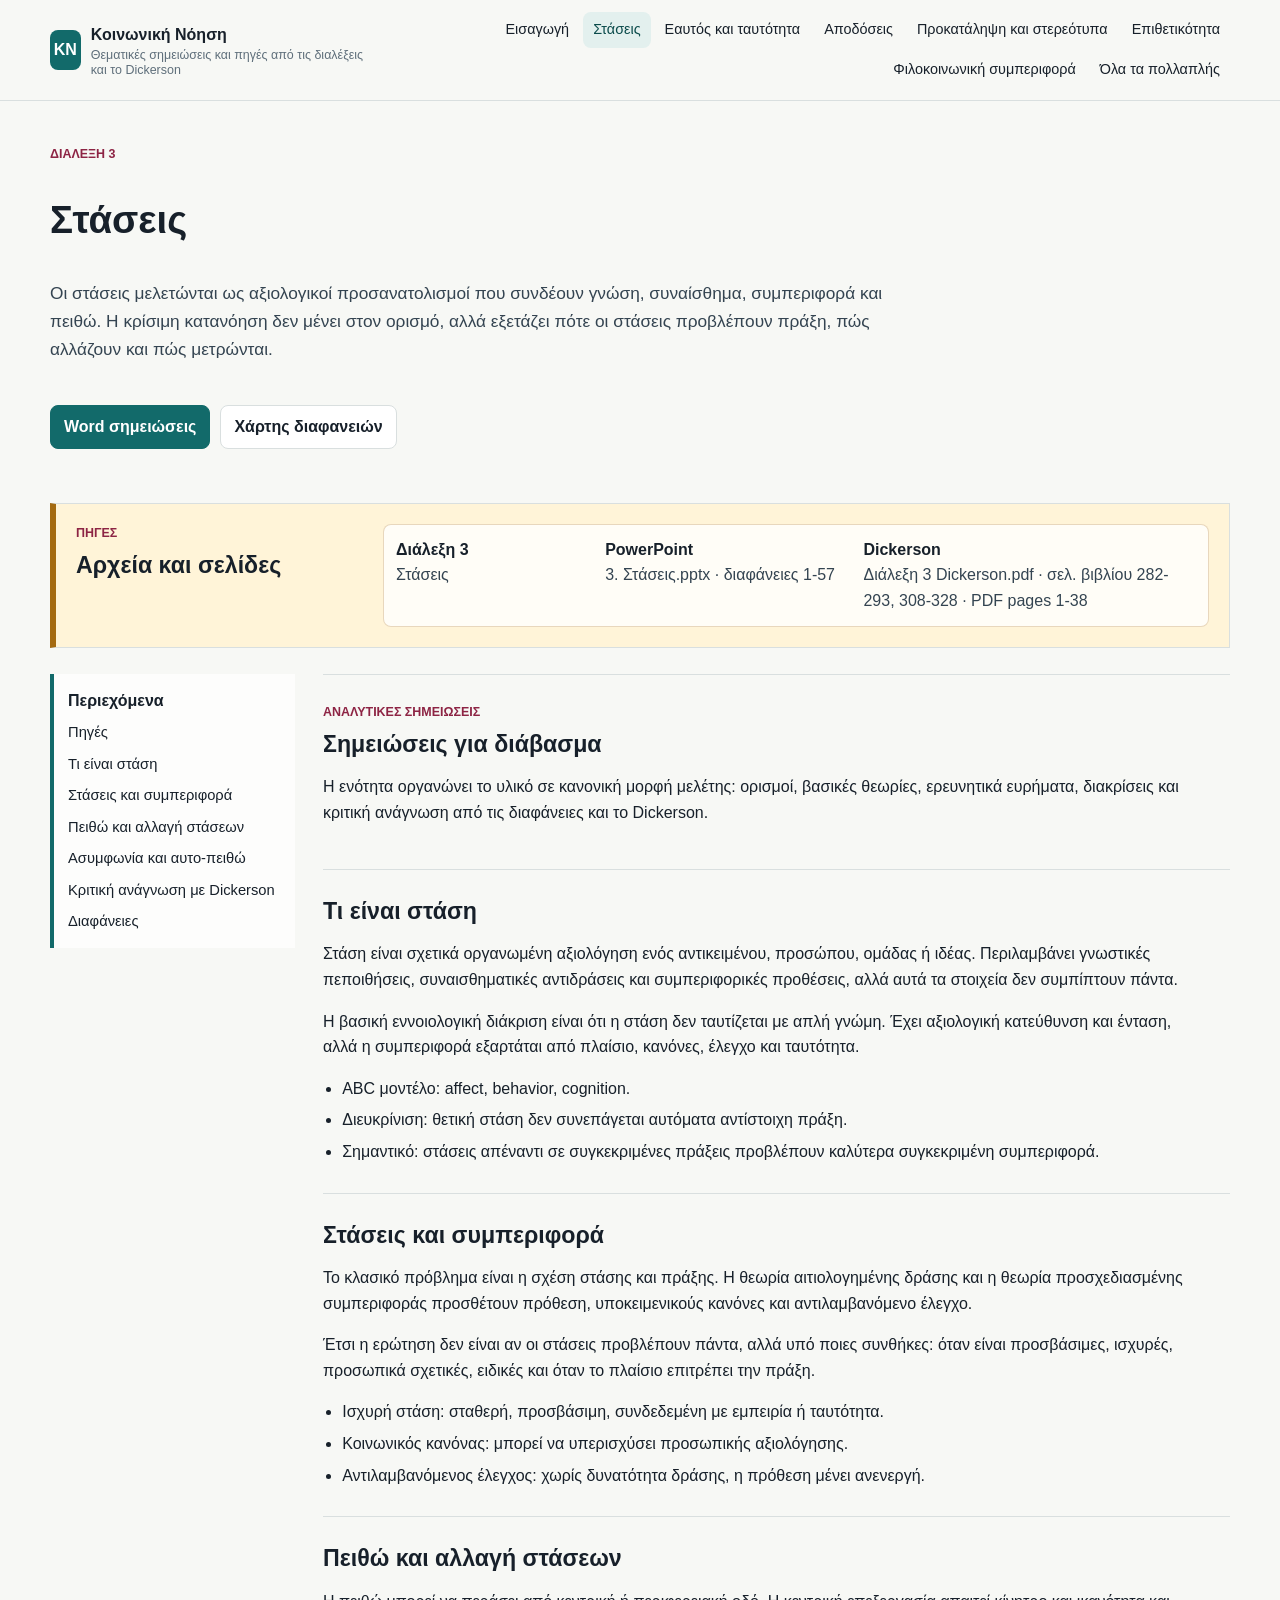
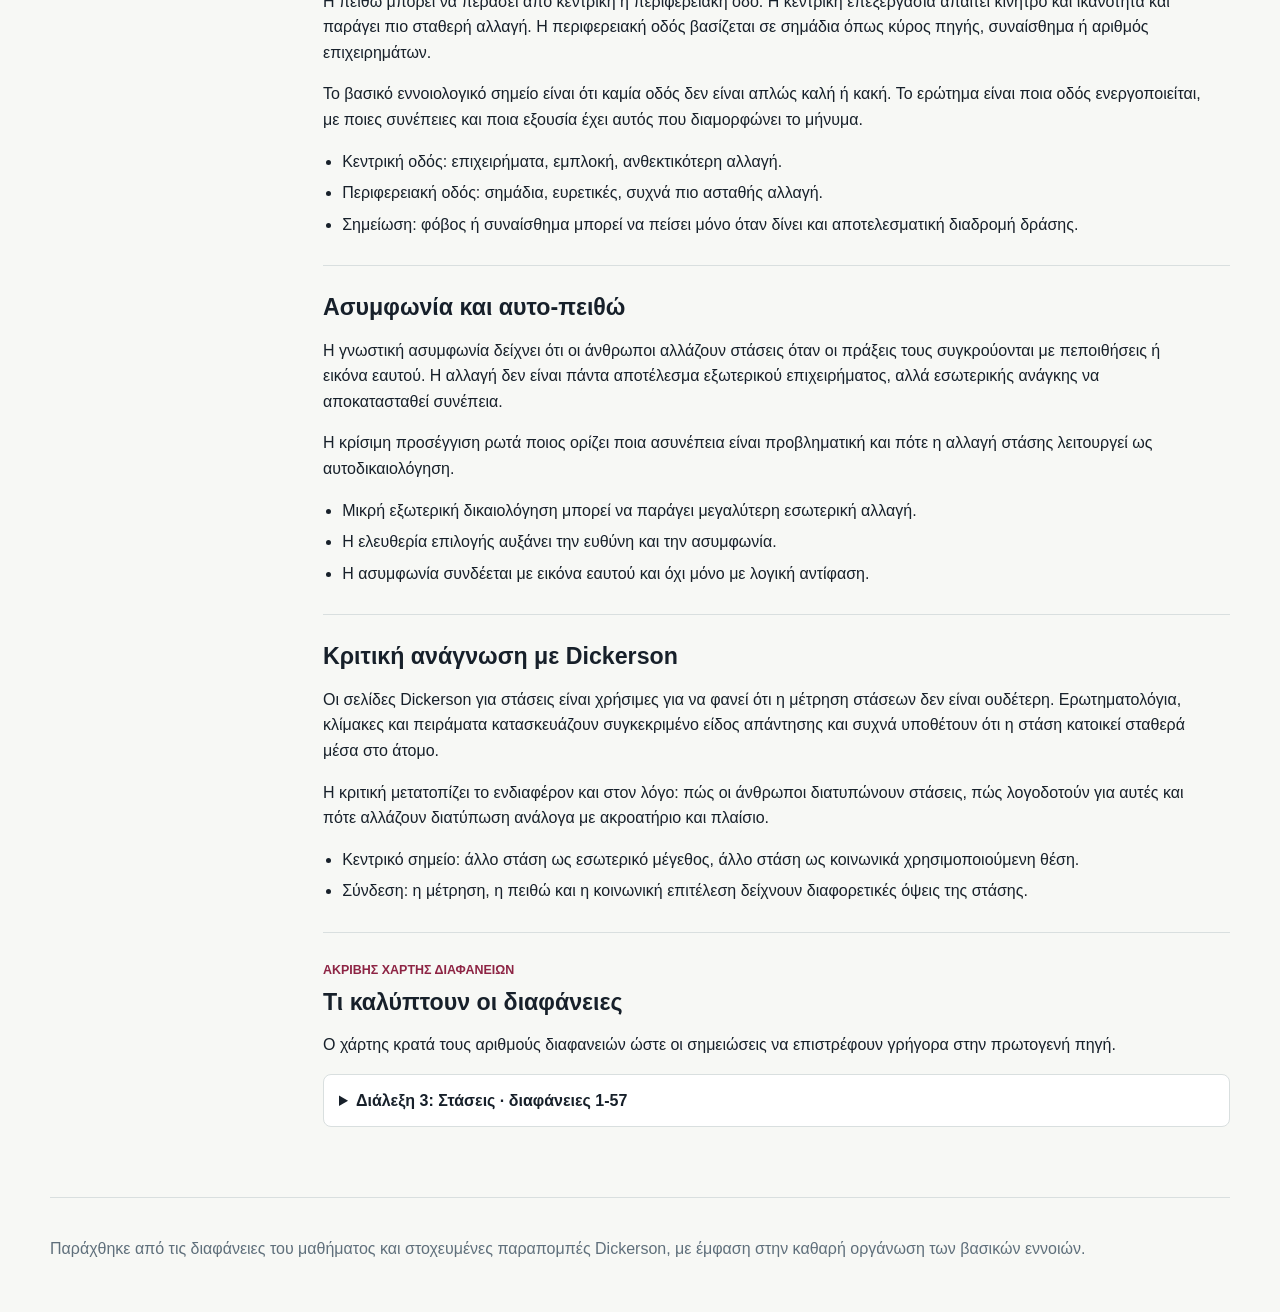
<file: topics/staseis.html>
<!doctype html>
<html lang="el" data-base="../">
<head>
  <meta charset="utf-8">
  <meta name="viewport" content="width=device-width, initial-scale=1">
  <title>Στάσεις | Κοινωνική Νόηση</title>
  <link rel="stylesheet" href="../assets/styles.css">
</head>
<body>
  <div class="progress" data-progress></div>
  
    <header class="site-header">
      <a class="brand " href="../index.html">
        <span class="brand-mark">ΚΝ</span>
        <span><strong>Κοινωνική Νόηση</strong><small>Θεματικές σημειώσεις και πηγές από τις διαλέξεις και το Dickerson</small></span>
      </a>
      <button class="menu-toggle" type="button" aria-label="Άνοιγμα πλοήγησης" data-menu-toggle>☰</button>
      <nav class="site-nav" data-site-nav>
        <a class="nav-link " href="../topics/eisagogi.html">Εισαγωγή</a>
<a class="nav-link active" href="../topics/staseis.html">Στάσεις</a>
<a class="nav-link " href="../topics/eautos-taytotita.html">Εαυτός και ταυτότητα</a>
<a class="nav-link " href="../topics/apodoseis.html">Αποδόσεις</a>
<a class="nav-link " href="../topics/prokatalipsi-stereotypa.html">Προκατάληψη και στερεότυπα</a>
<a class="nav-link " href="../topics/epithetikotita.html">Επιθετικότητα</a>
<a class="nav-link " href="../topics/filokoinoniki-symperifora.html">Φιλοκοινωνική συμπεριφορά</a>
        <a class="nav-link " href="../exam/multiple-choice.html">Όλα τα πολλαπλής</a>
      </nav>
    </header>
    
  <main>
    
    <section class="topic-hero">
      <p class="eyebrow">Διάλεξη 3</p>
      <h1>Στάσεις</h1>
      <p class="lead">Οι στάσεις μελετώνται ως αξιολογικοί προσανατολισμοί που συνδέουν γνώση, συναίσθημα, συμπεριφορά και πειθώ. Η κρίσιμη κατανόηση δεν μένει στον ορισμό, αλλά εξετάζει πότε οι στάσεις προβλέπουν πράξη, πώς αλλάζουν και πώς μετρώνται.</p>
      <div class="hero-actions">
        <a class="button primary" href="../downloads/staseis.docx">Word σημειώσεις</a>
        <a class="button" href="#slides">Χάρτης διαφανειών</a>
      </div>
    </section>
    
    <section class="source-panel" aria-labelledby="sources">
      <div>
        <p class="eyebrow">Πηγές</p>
        <h2 id="sources">Αρχεία και σελίδες</h2>
      </div>
      <div class="source-list">
            <div class="source-row">
              <div><strong>Διάλεξη 3</strong><span>Στάσεις</span></div>
              <div><strong>PowerPoint</strong><span>3. Στάσεις.pptx · διαφάνειες 1-57</span></div>
              <div><strong>Dickerson</strong><span>Διάλεξη 3 Dickerson.pdf · σελ. βιβλίου 282-293, 308-328 · PDF pages 1-38</span></div>
            </div>
            </div>
    </section>
    
    <div class="content-layout">
      <aside class="toc">
        <strong>Περιεχόμενα</strong>
        <a href="#sources">Πηγές</a>
        <a href="#τι-είναι-στάση">Τι είναι στάση</a><a href="#στάσεις-και-συμπεριφορά">Στάσεις και συμπεριφορά</a><a href="#πειθώ-και-αλλαγή-στάσεων">Πειθώ και αλλαγή στάσεων</a><a href="#ασυμφωνία-και-αυτο-πειθώ">Ασυμφωνία και αυτο-πειθώ</a><a href="#κριτική-ανάγνωση-με-dickerson">Κριτική ανάγνωση με Dickerson</a>
        <a href="#slides">Διαφάνειες</a>
      </aside>
      <div class="study-content">
        
        <section class="note-section" id="analytical-notes">
          <p class="eyebrow">Αναλυτικές σημειώσεις</p>
          <h2>Σημειώσεις για διάβασμα</h2>
          <p>Η ενότητα οργανώνει το υλικό σε κανονική μορφή μελέτης: ορισμοί, βασικές θεωρίες, ερευνητικά ευρήματα, διακρίσεις και κριτική ανάγνωση από τις διαφάνειες και το Dickerson.</p>
        </section>
        

            <section class="note-section" id="τι-είναι-στάση">
              <h2>Τι είναι στάση</h2>
              <p>Στάση είναι σχετικά οργανωμένη αξιολόγηση ενός αντικειμένου, προσώπου, ομάδας ή ιδέας. Περιλαμβάνει γνωστικές πεποιθήσεις, συναισθηματικές αντιδράσεις και συμπεριφορικές προθέσεις, αλλά αυτά τα στοιχεία δεν συμπίπτουν πάντα.</p><p>Η βασική εννοιολογική διάκριση είναι ότι η στάση δεν ταυτίζεται με απλή γνώμη. Έχει αξιολογική κατεύθυνση και ένταση, αλλά η συμπεριφορά εξαρτάται από πλαίσιο, κανόνες, έλεγχο και ταυτότητα.</p>
              <ul><li>ABC μοντέλο: affect, behavior, cognition.</li><li>Διευκρίνιση: θετική στάση δεν συνεπάγεται αυτόματα αντίστοιχη πράξη.</li><li>Σημαντικό: στάσεις απέναντι σε συγκεκριμένες πράξεις προβλέπουν καλύτερα συγκεκριμένη συμπεριφορά.</li></ul>
            </section>
            

            <section class="note-section" id="στάσεις-και-συμπεριφορά">
              <h2>Στάσεις και συμπεριφορά</h2>
              <p>Το κλασικό πρόβλημα είναι η σχέση στάσης και πράξης. Η θεωρία αιτιολογημένης δράσης και η θεωρία προσχεδιασμένης συμπεριφοράς προσθέτουν πρόθεση, υποκειμενικούς κανόνες και αντιλαμβανόμενο έλεγχο.</p><p>Έτσι η ερώτηση δεν είναι αν οι στάσεις προβλέπουν πάντα, αλλά υπό ποιες συνθήκες: όταν είναι προσβάσιμες, ισχυρές, προσωπικά σχετικές, ειδικές και όταν το πλαίσιο επιτρέπει την πράξη.</p>
              <ul><li>Ισχυρή στάση: σταθερή, προσβάσιμη, συνδεδεμένη με εμπειρία ή ταυτότητα.</li><li>Κοινωνικός κανόνας: μπορεί να υπερισχύσει προσωπικής αξιολόγησης.</li><li>Αντιλαμβανόμενος έλεγχος: χωρίς δυνατότητα δράσης, η πρόθεση μένει ανενεργή.</li></ul>
            </section>
            

            <section class="note-section" id="πειθώ-και-αλλαγή-στάσεων">
              <h2>Πειθώ και αλλαγή στάσεων</h2>
              <p>Η πειθώ μπορεί να περάσει από κεντρική ή περιφερειακή οδό. Η κεντρική επεξεργασία απαιτεί κίνητρο και ικανότητα και παράγει πιο σταθερή αλλαγή. Η περιφερειακή οδός βασίζεται σε σημάδια όπως κύρος πηγής, συναίσθημα ή αριθμός επιχειρημάτων.</p><p>Το βασικό εννοιολογικό σημείο είναι ότι καμία οδός δεν είναι απλώς καλή ή κακή. Το ερώτημα είναι ποια οδός ενεργοποιείται, με ποιες συνέπειες και ποια εξουσία έχει αυτός που διαμορφώνει το μήνυμα.</p>
              <ul><li>Κεντρική οδός: επιχειρήματα, εμπλοκή, ανθεκτικότερη αλλαγή.</li><li>Περιφερειακή οδός: σημάδια, ευρετικές, συχνά πιο ασταθής αλλαγή.</li><li>Σημείωση: φόβος ή συναίσθημα μπορεί να πείσει μόνο όταν δίνει και αποτελεσματική διαδρομή δράσης.</li></ul>
            </section>
            

            <section class="note-section" id="ασυμφωνία-και-αυτο-πειθώ">
              <h2>Ασυμφωνία και αυτο-πειθώ</h2>
              <p>Η γνωστική ασυμφωνία δείχνει ότι οι άνθρωποι αλλάζουν στάσεις όταν οι πράξεις τους συγκρούονται με πεποιθήσεις ή εικόνα εαυτού. Η αλλαγή δεν είναι πάντα αποτέλεσμα εξωτερικού επιχειρήματος, αλλά εσωτερικής ανάγκης να αποκατασταθεί συνέπεια.</p><p>Η κρίσιμη προσέγγιση ρωτά ποιος ορίζει ποια ασυνέπεια είναι προβληματική και πότε η αλλαγή στάσης λειτουργεί ως αυτοδικαιολόγηση.</p>
              <ul><li>Μικρή εξωτερική δικαιολόγηση μπορεί να παράγει μεγαλύτερη εσωτερική αλλαγή.</li><li>Η ελευθερία επιλογής αυξάνει την ευθύνη και την ασυμφωνία.</li><li>Η ασυμφωνία συνδέεται με εικόνα εαυτού και όχι μόνο με λογική αντίφαση.</li></ul>
            </section>
            

            <section class="note-section" id="κριτική-ανάγνωση-με-dickerson">
              <h2>Κριτική ανάγνωση με Dickerson</h2>
              <p>Οι σελίδες Dickerson για στάσεις είναι χρήσιμες για να φανεί ότι η μέτρηση στάσεων δεν είναι ουδέτερη. Ερωτηματολόγια, κλίμακες και πειράματα κατασκευάζουν συγκεκριμένο είδος απάντησης και συχνά υποθέτουν ότι η στάση κατοικεί σταθερά μέσα στο άτομο.</p><p>Η κριτική μετατοπίζει το ενδιαφέρον και στον λόγο: πώς οι άνθρωποι διατυπώνουν στάσεις, πώς λογοδοτούν για αυτές και πότε αλλάζουν διατύπωση ανάλογα με ακροατήριο και πλαίσιο.</p>
              <ul><li>Κεντρικό σημείο: άλλο στάση ως εσωτερικό μέγεθος, άλλο στάση ως κοινωνικά χρησιμοποιούμενη θέση.</li><li>Σύνδεση: η μέτρηση, η πειθώ και η κοινωνική επιτέλεση δείχνουν διαφορετικές όψεις της στάσης.</li></ul>
            </section>
            
        
    <section class="slides-section" id="slides">
      <p class="eyebrow">Ακριβής χάρτης διαφανειών</p>
      <h2>Τι καλύπτουν οι διαφάνειες</h2>
      <p>Ο χάρτης κρατά τους αριθμούς διαφανειών ώστε οι σημειώσεις να επιστρέφουν γρήγορα στην πρωτογενή πηγή.</p>
      
            <details class="slide-outline">
              <summary>Διάλεξη 3: Στάσεις · διαφάνειες 1-57</summary>
              <ol class="slide-list"><li id="lecture-3-slide-1"><span class="slide-no">3.1</span><span>Στάσεις και πειθώ Διδάσκων: Ευάγγελος Ντόντης</span></li><li id="lecture-3-slide-2"><span class="slide-no">3.2</span><span></span></li><li id="lecture-3-slide-3"><span class="slide-no">3.3</span><span></span></li><li id="lecture-3-slide-4"><span class="slide-no">3.4</span><span></span></li><li id="lecture-3-slide-5"><span class="slide-no">3.5</span><span>Εισαγωγή στις στάσεις Στάσεις = αξιολογικές κρίσεις (θετικές/αρνητικές) προς πρόσωπα, αντικείμενα, ιδέες, τους στοχους των στάσεων. Θεωρούνται : ατομικές σταθερές εσωτερικές γνωστικές δομές μετρήσιμες και προβλεπτικές της συμπεριφοράς. Απέναντι σε ποια «κοινωνικά αντικείμενα» έχουμε στάσεις; Υπάρχου...</span></li><li id="lecture-3-slide-6"><span class="slide-no">3.6</span><span></span></li><li id="lecture-3-slide-7"><span class="slide-no">3.7</span><span>Ορισμοί «Το συναίσθημα υπέρ ή κατά ενός ψυχολογικού αντικειμένου» (Thurstone, 1931) «Μια νοητική και νευρολογική κατάσταση ετοιμότητας , που οργανώνεται από την εμπειρία, και που ασκεί μια καθοδηγητική και δυναμική επιρροή στις αντιδράσεις του ατόμου απέναντι σε όλα τα αντικείμενα και τις καταστάσει...</span></li><li id="lecture-3-slide-8"><span class="slide-no">3.8</span><span>Ανάλυση του πιο σύνθετου ορισμού των Zanna &amp; Rempel (1988) Κατηγοριοποίηση Αναγνώριση κάποιου αντικειμένου ως αντικείμενο. Αντικείμενο – ερέθισμα Αντικείμενο επενέργειας μας Αξιολογική διάσταση Με όρους απόλυτου κριτηρίου, με όρους συγκριτικούς, στη βάση ενός αριθμητικού συνεχούς «Βασίζεται ή παράγε...</span></li><li id="lecture-3-slide-9"><span class="slide-no">3.9</span><span>Οι συνιστώσες των στάσεων Θυμική Θυμική Γνωστική Θυμική Γνωστική Συμπεριφορική Μία συνιστώσα (Thurstone) Ι. Συναισθήματα προς το ερέθισμα Δυο συνιστώσες (Allport) Ι. Συναισθήματα προς το ερέθισμα ΙΙ. Γνώση, αναμνήσεις, ιδέες Ι. Συναισθήματα προς το ερέθισμα, ΙΙ. Γνώση, αναμνήσεις, ιδέες, ΙΙΙ. Συμπερ...</span></li><li id="lecture-3-slide-10"><span class="slide-no">3.10</span><span>Η συμπεριφορική διάσταση Ο Ajzen (1998)–ένας από τους πιο σημαντικούς υποστηρικτές του μοντέλου των τριών συνιστωσών– αναφέρεται στην τρίτη συνιστώσα ως ενορμική . Την προσδιορίζει ως ένα σύνολο από « συμπεριφορικές ροπές, προθέσεις, δεσμεύσεις και δράσεις απέναντι στο αντικείμενο της στάσης ». Τόσο...</span></li><li id="lecture-3-slide-11"><span class="slide-no">3.11</span><span>Δομή και εσωτερική συνέπεια των στάσεων Η προσέγγιση των στάσεων ως πολυδιάστατων (τρισδιάστατων) φαινομένων θα εγκαθιδρυθεί στην κοινωνική ψυχολογία. Ωστόσο η σχέση ανάμεσα στις διαφορετικές συνιστώσες θα δώσει τροφή στην θεωρητική και ερευνητική αναζήτηση Για κάποιους μελετητές η γενική αξιολόγηση...</span></li><li id="lecture-3-slide-12"><span class="slide-no">3.12</span><span>Συνέπεια μεταξύ συνιστωσών Για άλλους υπάρχει συνεργατική σχέση μεταξύ συνιστωσών: Οι Eagly, Mladinic και Otto (1994), για παράδειγμα, υποστηρίζουν ότι υπάρχει μια συνεργατική σχέση μεταξύ θυμικών και γνωστικών διεργασιών και προτείνουν ότι αυτές δεν μπορούν να υπάρξουν ξεχωριστά και να παραμείνουν ...</span></li><li id="lecture-3-slide-13"><span class="slide-no">3.13</span><span>Λειτουργίες των στάσεων Σ ε τι ωφελεί να έχουμε στάσεις; Γνωστική λειτουργία : Το γεγονός ότι έχουμε στάσεις οργανώνει και απλουστεύει την επεξεργασία πληροφοριών (σχήματα, ευρετικές, στερεότυπα) Ωφελιμιστική λειτουργία : καθοδήγηση της συμπεριφοράς με κριτήριο τη μεγιστοποίηση των ανταμοιβών και τη...</span></li><li id="lecture-3-slide-14"><span class="slide-no">3.14</span><span>Είναι οι στάσεις μόνο ενδοατομικά φαινόμενα; Η έννοια της στάσης (attitude) αποκτά τεράστια σημασία κατά τον προηγούμενο αιώνα εξαιτίας της συμπλοκής της με τη σύγχρονη Δυτική Δημοκρατία και την ατομική κατανάλωση Στο πλαίσιο αυτό αναδύεται ο προβληματισμός για τις στάσεις των ψηφοφόρων , για την δι...</span></li><li id="lecture-3-slide-15"><span class="slide-no">3.15</span><span>Η αρχική εννοιολόγηση των κοινωνικών στάσεων δεν ήταν ατομικιστική ! Η έννοια εισήχθη από τους κοινωνιολόγους Thomas και Znaniecki οι οποίοι μελετούσαν τα κοινωνικά προβλήματα των Πολωνών μεταναστών στην Αμερική . Η κοινωνική συμπεριφορά των μεταναστών δε μπορεί να γίνει κατανοητή ως αποτέλεσμα ούτε...</span></li><li id="lecture-3-slide-16"><span class="slide-no">3.16</span><span>Οι στάσεις στη μελέτη των Thomas &amp; Znaniecki (1918) Οι στάσεις αποτελούν την υποκειμενική (ή καλύτερα δι-υποκειμενική ) πλευρά των ιδιαίτερων πολιτισμικών αξιών και κοινωνικών κανόνων μιας ομάδας Δεν είναι συνώνυμες των κοινωνικών αξιών κτλ. Αναφέρονται στον τρόπο με τον οποίο συγκεκριμενες ομάδες α...</span></li><li id="lecture-3-slide-17"><span class="slide-no">3.17</span><span>Στάσεις, ιδεολογία, και κοινωνικές αναπαραστάσεις Κοινωνικές αναπαραστάσεις : Η ανάπτυξη απλοποιημένων και κοινών αντιλήψεων μέσω της κοινωνική αλληλεπίδρασης Οι στάσεις αντικατοπτρίζουν την κοινωνία ή τις ομάδες στις οποίες ανήκουν τα άτομα - ορίζουν το περιεχόμενο της σκέψης, τις αντιδράσεις σε γε...</span></li><li id="lecture-3-slide-18"><span class="slide-no">3.18</span><span>Ρεαλισμός και γλώσσα Ρεαλιστική θέση : Οι οντότητες προϋπάρχουν και δημιουργούν τις επιφανειακές τους αναπαραστάσεις Η γλώσσα ως παράθυρο στην Ψ πραγματικότητα των συμμετεχόντων Η γλώσσα ως έκφραση εσωτερικών σκέψεων</span></li><li id="lecture-3-slide-19"><span class="slide-no">3.19</span><span>Λάβετε υπόψη τα ακόλουθα «Η Βρετανία έχει απορροφήσει πολλούς πρόσφυγες στην ιστορία της και έχει επωφεληθεί από την άφιξή τους. Η πόρτα για όσους η ζωή και η ελευθερία τους απειλούνται από σκληρά καθεστώτα στη χώρα τους πρέπει να παραμένει πάντα ανοιχτή». Αν αυτό ήταν μέρος μιας συνέντευξης, ποιο θ...</span></li><li id="lecture-3-slide-20"><span class="slide-no">3.20</span><span>Λάβετε υπόψη τα ακόλουθα «Η Βρετανία έχει απορροφήσει πολλούς πρόσφυγες στην ιστορία της και έχει επωφεληθεί από την άφιξή τους. Η πόρτα για όσους η ζωή και η ελευθερία τους απειλούνται από σκληρά καθεστώτα στη χώρα τους πρέπει να παραμένει πάντα ανοιχτή». Αλλά αυτό δεν ισχύει για τους μετανάστες πο...</span></li><li id="lecture-3-slide-21"><span class="slide-no">3.21</span><span>Ανάλυση λόγου και γλώσσα ΑΝ το δεύτερο μέρος είναι η «πραγματική στάση», ΑΠΟΚΛΕΙΣΤΕ το πρώτο μέρος ΑΛΛΑ μεγάλο μέρος της καθημερινής συζήτησης είναι ακατάστατο και ασυνεπές! Για την ανάλυση λόγου, αυτή η ασυνέπεια παρουσιάζει ενδιαφέρον. Η συζήτηση δεν είναι απλώς μια αντανάκλαση «ενσωματωμένων πραγ...</span></li><li id="lecture-3-slide-22"><span class="slide-no">3.22</span><span>Λάβετε υπόψη τα ακόλουθα Μια διάκριση που κατασκευάζεται μεταξύ δύο άλλων ειδών ανθρώπων: «εκείνων των οποίων η ζωή και η ελευθερία απειλούνται από σκληρά καθεστώτα στη χώρα τους» «μεταναστών που αναζητούν οικονομικό όφελος». Κατασκευή μιας ενιαίας εθνικής ιστορίας και ταυτότητας ως φιλομεταναστευτι...</span></li><li id="lecture-3-slide-23"><span class="slide-no">3.23</span><span>Στάσεις και ρητορική Γνωστική παράδοση: οι στάσεις αντιμετωπίζονται ως εσωτερικά νοητικά αντικείμενα - αξιολογήσεις που αποθηκεύονται “στο νου” Ρητορική προσέγγιση (Billig): εμπνέεται από την αρχαία ελληνική ρητορική (Πρωταγόρας: «για κάθε ζήτημα υπάρχουν δύο αντικρουόμενα επιχειρήματα»). Στάσεις δε...</span></li><li id="lecture-3-slide-24"><span class="slide-no">3.24</span><span>Στάσεις και λόγος P otter (1998):αντίθεση μεταξύ των στάσεων ως «προσχηματισμένων» οντοτήτων και των στάσεων ως οντοτήτων που «επιτελούνται» Εστίαση όχι στο «τι σκέφτεται ο άνθρωπος», αλλά τι κάνει ο άνθρωπος με τη στάση μέσα στη συζήτηση. Στάσεις ως δράσεις: δικαιολόγηση κατηγορία διαφωνία σύναψη τ...</span></li><li id="lecture-3-slide-25"><span class="slide-no">3.25</span><span>Η κρίση στην κοινωνική ψυχολογία Κριτική στον ατομικισμό της Κ.Ψ. &amp; τον αναγωγισμό κοινωνικών διεργασιών στο άτομο και στο γνωστικό επίπεδο γενικότερα Μεθοδολογικές κριτικές – στενή και τεχνική εστίαση που δεν αναδείκνυε επαρκώς την συνθετότητα της κοινωνικής δράσης Πειράματα ως υπερβολικά μηχανιστι...</span></li><li id="lecture-3-slide-26"><span class="slide-no">3.26</span><span>Οι στάσεις ως ρητορικά αποθέματα (Billig, 1987) Στο Arguing and Thinking, ο Michael Billig υποστήριξε ότι οι στάσεις δεν είναι μόνο ιδιωτικές αξιολογήσεις αλλά ρητορικά εργαλεία που χρησιμοποιούνται στην επιχειρηματολογία. Παράδειγμα : Όταν κάποιος λέει « Δεν είμαι ρατσιστής, αλλά… », δεν αναφέρει α...</span></li><li id="lecture-3-slide-27"><span class="slide-no">3.27</span><span>2. Οι στάσεις ως συγκείμενες και μεταβλητές Οι Jonathan Potter και Margaret Wetherell μελέτησαν πώς μιλούν οι άνθρωποι για κοινωνικά ζητήματα - Διαπίστωσαν ότι οι στάσεις αλλάζουν ανάλογα με το πλαίσιο. Σε διαφορετικά ζητήματα : Ένα άτομο μπορεί να φαίνεται υπέρ του περιβάλλοντος όταν μιλά για ένα κ...</span></li><li id="lecture-3-slide-28"><span class="slide-no">3.28</span><span>3 . Οι στάσεις αναδύονται στην διάδραση Ο ι «στάσεις» αναδύονται μέσα σε συζητήσεις, συνεντεύξεις και ομαδικές συζητήσεις. Παράδειγμα : Σε μια συνέντευξη, ένας συμμετέχων μπορεί να πει « Δεν έχω πρόβλημα με τους μετανάστες, μερικοί από τους καλύτερους φίλους μου είναι μετανάστες. Παρόλα αυτά… ». Μπο...</span></li><li id="lecture-3-slide-29"><span class="slide-no">3.29</span><span>4. Οι στάσεις ως κοινωνικά λογοδοτήσιμες Οι στάσεις κατασκευάζονται με τρόπους που λαμβάνουν υπόψη τους κοινωνικούς κανόνες και τη λογοδοσία. Παράδειγμα : Το « Δεν με ενοχλεί ο γάμος ομοφυλοφίλων αλλά… » ή «Δεν είμαι αντίθετος στην άμβλωση αλλά… » τοποθετεί τον ομιλητή μέσα σε ευρύτερες πολιτισμικές...</span></li><li id="lecture-3-slide-30"><span class="slide-no">3.30</span><span>Τέλος α’ μέρους :)</span></li><li id="lecture-3-slide-31"><span class="slide-no">3.31</span><span>Το ερευνητικό πρόγραμμα των Hovland, Janis και Kelley Ξεκίνησε τη δεκαετία του 1940 και εντόπισε έναν αριθμό παραγόντων που θεωρήθηκαν σημαντικοί για την πειθώ. πηγή του μηνύματος (ειδημοσύνη, αξιοπιστία, ελκυστικότητα), το ίδιο το μήνυμα (αριθμός επιχειρημάτων, ισχύς των επιχειρημάτων, συμπερίληψη ...</span></li><li id="lecture-3-slide-32"><span class="slide-no">3.32</span><span>Πομπός-πηγή του μηνύματος Ελκυστικότητα (εξωτερική εμφάνιση, λεκτικές δεξιότητες, δημοφιλία) Αξιοπιστία, ειδημοσύνη, εξειδίκευση Ο βαθμός στον οποίο είναι ευκρινής η πρόθεση να πείσει η ευκρίνεια μπορεί να είναι ανασταλτικός παράγοντας</span></li><li id="lecture-3-slide-33"><span class="slide-no">3.33</span><span>Το μήνυμα δομή και περιεχόμενο , π.χ. σειρά παρουσίασης επιχειρημάτων πρόκληση φόβου (όχι πανικού που αποσπά την προσοχή, με ξεκάθαρες εναλλακτικές, περιεχόμενο δυνατό να κατανοηθεί) θεωρία ‘εμβολιασμού’/αμφίπλευρη παρουσίαση επιχειρημάτων (δε χρειάζονται τα αντεπιχειρήματα σε ένα κοινό που είναι ήδ...</span></li><li id="lecture-3-slide-34"><span class="slide-no">3.34</span><span>Ο δέκτης Προσωπικότητα Επίπεδο αυτοεκτίμησης Κοινωνικά χαρακτηριστικά (π.χ. φύλο, εκπαίδευση) Ηλικία Προϋπάρχουσες πεποιθήσεις Κοινωνικές ομάδες του κοινού</span></li><li id="lecture-3-slide-35"><span class="slide-no">3.35</span><span>Αναγκαία η μελέτη διαφορετικών συνιστωσών Πολύ συχνά η έρευνα δίνει αντιφατικά αποτελέσματα Το μόνο ασφαλές συμπέρασμα είναι ότι η μελέτη μιας μόνο συνιστώσας της επικοινωνίας (πομπού, μηνύματος, δέκτη) δεν μπορεί να μας οδηγήσει σε αξιόπιστα ευρήματα Πχ σε ορισμένες περιπτώσεις, η πηγή χαμηλής αξιο...</span></li><li id="lecture-3-slide-36"><span class="slide-no">3.36</span><span>Παράδειγμα επικοινωνίας και αλλαγής στάσεων Ηνωμένο Βασίλειο, 1987 “Gay or straight, male or female, anyone can get AIDS from sexual intercourse, so the more partners, the greater the risk. Protect yourself, use a condom”</span></li><li id="lecture-3-slide-37"><span class="slide-no">3.37</span><span>De Beers, 1947: Καθιέρωση του διαμαντιού ως συμβόλου αιώνιας αγάπης. Πιο πριν, τα διαμάντια δεν ήταν συνηθισμένα στην χρήση τους για προτάσεις γάμου</span></li><li id="lecture-3-slide-38"><span class="slide-no">3.38</span><span>Καμπάνια στην Αυστραλία το 1981 για την προστασία από τον ήλιο - μείωση περιπτώσεων καρκίνου του δέρματος</span></li><li id="lecture-3-slide-39"><span class="slide-no">3.39</span><span>Πειθώ μέσω… Ενημέρωσης και παροχής πληροφοριών Αλλαγής κοινωνικών νορμών (“Friends don&#x27;t let friends drive drunk”) Καθιέρωσης και αλλαγής τελετουργιών (πχ. Διαμάντια σε γάμους) Δημιουργίας διαλόγου στην κοινωνία για κοινωνικά ζητήματα (πχ. AIDS, Dove &amp; αποδοχή διαφορετικών σωματότυπων ) Φόβος και αί...</span></li><li id="lecture-3-slide-40"><span class="slide-no">3.40</span><span>Μοντέλα πειθούς διττής επεξεργασίας 1980s: επιχείρηση συστηματοποίησης προηγούμενων ευρημάτων. Ανέλυσε, για παράδειγμα, πότε το κοινό/δέκτης μπορεί να ενδιαφέρεται κυρίως για την πηγή του μηνύματος (ποιος το μεταδίδει) και πότε μπορεί να ενδιαφέρεται περισσότερο για το περιεχόμενό του (για αυτό που ...</span></li><li id="lecture-3-slide-41"><span class="slide-no">3.41</span><span>Μοντέλο πιθανότητας λεπτομερούς επεξεργασίας των Petty, Cacioppo και Goldman (1981)</span></li><li id="lecture-3-slide-42"><span class="slide-no">3.42</span><span>Μοντέλο ευρετικής - συστηματικής επεξεργασίας (Chaiken) Παρόμοιο με το ELM, αλλά με μία σημαντική διαφορά: Οι δύο τρόποι επεξεργασίας μπορούν να λειτουργούν ταυτόχρονα. Συστηματική επεξεργασία ενεργή, στοχαστική επεξεργασία «βαθιά» κατανόηση κριτική αξιολόγηση Επεξεργασία μέσω ευρετικών «οι ειδικοί ...</span></li><li id="lecture-3-slide-43"><span class="slide-no">3.43</span><span>Αναστοχασμός πάνω στα μοντέλα λεπτομερούς επεξεργασίας Σκεφτείτε ότι κυκλοφορεί μια οικονομοτεχνική μελέτη που προτείνει ότι θα πρέπει η λέσχη να μεταφερθεί σε κτίριο του πανεπιστημίου μακριά από την πανεπιστημιούπολη γιατί αυτό θα οδηγούσε σε χαμηλότερο κόστος και καλύτερες υπηρεσίες Ενδεχομένως να...</span></li><li id="lecture-3-slide-44"><span class="slide-no">3.44</span><span>Λ ογοψυχολογία και ρητορική: μια διαφορετική ερευνητική ατζέντα Οι εισηγητές της λογοψυχολογίας και της ρητορικής ψυχολογίας αναγνωρίζουν ότι έχουν μια διαφορετική ερευνητική ατζέντα δεν παρέχουν απαντήσεις που αφορούν την πρόβλεψη της μελλοντικής συμπεριφοράς ή τους παράγοντες που εξασφαλίζουν την ...</span></li><li id="lecture-3-slide-45"><span class="slide-no">3.45</span><span>Η αξιοπιστία ή η ειδημοσύνη της πηγής ως αναπόσπαστο κομμάτι της επιχειρηματολογίας Με άλλα λόγια, ο διαχωρισμός μεταξύ πηγής και μηνύματος που κατείχε τόσο σημαντική θέση στην παραδοσιακή κοινωνική ψυχολογία ενδέχεται να μας εμποδίσει να κατανοήσουμε πώς μέσα στα ίδια τα μηνύματα κατασκευάζονται κα...</span></li><li id="lecture-3-slide-46"><span class="slide-no">3.46</span><span>Κατασκευή του λόγου ως αντανάκλαση της πραγματικότητας «εκεί έξω» Σημαντική συμβολή των λογοψυχολογικών και ρητορικών προσεγγίσεων στην μελέτη της πειθούς έχει να κάνει με το πώς οι θέσεις που προβάλλονται κατασκευάζονται ως πραγματικές Όχι ως αποκυήματα της φαντασίας των ομιλητών. Όχι ως προσωπικό ...</span></li><li id="lecture-3-slide-47"><span class="slide-no">3.47</span><span>Κατασκευάζοντας τον λόγο ως αντίθετο ή «υπεράνω» των προσωπικών συμφερόντων του ομιλητή</span></li><li id="lecture-3-slide-48"><span class="slide-no">3.48</span><span>Η επίκληση κοινών τόπων, ρητορικώς αυτο-επαρκών επιχειρημάτων και κατηγοριών Και ναι μεν οφείλουμε σεβασμό προς το δικαίωμα και την ελευθερία όσων κάνουν την επιλογή να είναι ομοφυλόφιλοι, εντούτοις δεν έχουμε κανένα απολύτως δικαίωμα, αν δεν θέλουμε να κ ακουργήσουμε εις βάρος των μελλοντικών γενεώ...</span></li><li id="lecture-3-slide-49"><span class="slide-no">3.49</span><span></span></li><li id="lecture-3-slide-50"><span class="slide-no">3.50</span><span></span></li><li id="lecture-3-slide-51"><span class="slide-no">3.51</span><span></span></li><li id="lecture-3-slide-52"><span class="slide-no">3.52</span><span></span></li><li id="lecture-3-slide-53"><span class="slide-no">3.53</span><span></span></li><li id="lecture-3-slide-54"><span class="slide-no">3.54</span><span></span></li><li id="lecture-3-slide-55"><span class="slide-no">3.55</span><span>Ρητορικοί μηχανισμοί Παρουσίαση ενός ισχυρισμού ως αντικειμενικής αλήθειας Χ ρήση δεδομένων και αριθμών για κύρος «Έρευνες δείχνουν ότι το εμβόλιο είναι 95% αποτελεσματικό» ‘ Εμβολιασμός’ ενάντια στο συμφέρον Ο ομιλητής αποποιείται προσωπικά συμφέροντα για να φανεί αξιόπιστος - «Δεν έχω να κερδίσω τ...</span></li><li id="lecture-3-slide-56"><span class="slide-no">3.56</span><span>Ρητορικοί μηχανισμοί Τριμερείς λίστες: Ρητορική δομή που δίνει αίσθηση πληρότητας «Αυτή η πολιτική είναι δίκαιη, αποτελεσματική και αναγκαία» Αντιθετικές δομές «Δεν μιλάμε για το τι θέλουμε — μιλάμε για το τι χρειαζόμαστε» Ακραίες διατυπώσεις : Χρήση ακραίων λέξεων για ενίσχυση επιχειρήματος «Κανένα...</span></li><li id="lecture-3-slide-57"><span class="slide-no">3.57</span><span>Εν κατακλείδι Διαφορετικές συνιστώσες των στάσεων που αλληλεπιδρούν Στάσεις ως ενδοατομικά γνωστικά φαινόμενα αλλά και… Κοινωνικά αποθέματα γνώσης Στάσεις κατασκευάζονται μέσω του λόγου και κάνουν πράγματα στο τοπικό συγκείμενο Πολλαπλά χαρακτηριστικά πειθούς (πομπός, δέκτης, μήνυμα) Όμως, η πειθώ ε...</span></li></ol>
            </details>
            
    </section>
    
      </div>
    </div>
    
  </main>
  <footer class="site-footer">
    <p>Παράχθηκε από τις διαφάνειες του μαθήματος και στοχευμένες παραπομπές Dickerson, με έμφαση στην καθαρή οργάνωση των βασικών εννοιών.</p>
  </footer>
  <script src="../assets/app.js"></script>
</body>
</html>
</file>
<file: assets/styles.css>
:root {
  --bg: #f7f8f5;
  --surface: #ffffff;
  --ink: #17202a;
  --muted: #5f6f7b;
  --line: #d9dfdf;
  --teal: #126a6a;
  --teal-dark: #0b4b4b;
  --berry: #8d2444;
  --gold: #a46a10;
  --blue: #244f86;
  --soft-teal: #e3f0ee;
  --soft-gold: #fff4d8;
  --shadow: 0 10px 30px rgba(23, 32, 42, 0.08);
}

* {
  box-sizing: border-box;
}

html {
  scroll-behavior: smooth;
}

body {
  margin: 0;
  background: var(--bg);
  color: var(--ink);
  font-family: Arial, "Helvetica Neue", sans-serif;
  line-height: 1.6;
}

a {
  color: var(--teal-dark);
  text-decoration-thickness: 0.08em;
  text-underline-offset: 0.18em;
}

main {
  width: min(1180px, calc(100% - 32px));
  margin: 0 auto;
}

.progress {
  position: fixed;
  top: 0;
  left: 0;
  z-index: 100;
  height: 4px;
  width: 0;
  background: linear-gradient(90deg, var(--teal), var(--berry), var(--gold));
}

.site-header {
  position: sticky;
  top: 0;
  z-index: 50;
  display: flex;
  align-items: center;
  gap: 18px;
  justify-content: space-between;
  padding: 12px max(16px, calc((100vw - 1180px) / 2));
  background: rgba(247, 248, 245, 0.94);
  border-bottom: 1px solid var(--line);
  backdrop-filter: blur(12px);
}

.brand {
  display: flex;
  align-items: center;
  gap: 10px;
  min-width: 240px;
  color: var(--ink);
  text-decoration: none;
}

.brand-mark {
  display: inline-grid;
  width: 40px;
  height: 40px;
  place-items: center;
  border-radius: 8px;
  background: var(--teal);
  color: #fff;
  font-weight: 700;
}

.brand small {
  display: block;
  color: var(--muted);
  font-size: 0.78rem;
  line-height: 1.2;
}

.site-nav {
  display: flex;
  align-items: center;
  justify-content: flex-end;
  gap: 4px;
  flex-wrap: wrap;
}

.nav-link {
  display: inline-flex;
  align-items: center;
  min-height: 36px;
  padding: 6px 10px;
  border-radius: 8px;
  color: var(--ink);
  text-decoration: none;
  font-size: 0.9rem;
}

.nav-link:hover,
.nav-link.active {
  background: var(--soft-teal);
  color: var(--teal-dark);
}

.menu-toggle {
  display: none;
  border: 1px solid var(--line);
  border-radius: 8px;
  background: var(--surface);
  color: var(--ink);
  font-size: 1.2rem;
  width: 42px;
  height: 42px;
}

.home-hero,
.topic-hero {
  display: grid;
  grid-template-columns: minmax(0, 1fr);
  gap: 24px;
  padding: 44px 0 28px;
}

.home-hero {
  grid-template-columns: minmax(0, 1.15fr) minmax(300px, 0.85fr);
  align-items: start;
}

.eyebrow {
  margin: 0 0 8px;
  color: var(--berry);
  font-size: 0.78rem;
  font-weight: 700;
  letter-spacing: 0;
  text-transform: uppercase;
}

h1,
h2,
h3 {
  margin: 0;
  line-height: 1.18;
  letter-spacing: 0;
}

h1 {
  max-width: 920px;
  font-size: clamp(2rem, 3vw, 3.1rem);
}

h2 {
  font-size: 1.45rem;
}

h3 {
  font-size: 1.05rem;
}

.lead {
  max-width: 850px;
  margin: 14px 0 0;
  color: #344451;
  font-size: 1.08rem;
}

.hero-actions,
.card-actions {
  display: flex;
  flex-wrap: wrap;
  gap: 10px;
  margin-top: 18px;
}

.button,
.card-actions a {
  display: inline-flex;
  align-items: center;
  justify-content: center;
  min-height: 40px;
  padding: 8px 13px;
  border: 1px solid var(--line);
  border-radius: 8px;
  background: var(--surface);
  color: var(--ink);
  font-weight: 700;
  text-decoration: none;
}

.button.primary {
  border-color: var(--teal);
  background: var(--teal);
  color: #fff;
}

.study-search {
  padding: 18px;
  border: 1px solid var(--line);
  border-radius: 8px;
  background: var(--surface);
  box-shadow: var(--shadow);
}

.study-search label {
  display: block;
  margin-bottom: 8px;
  font-weight: 700;
}

.study-search input {
  width: 100%;
  min-height: 44px;
  padding: 10px 12px;
  border: 1px solid var(--line);
  border-radius: 8px;
  font: inherit;
}

.search-results {
  display: grid;
  gap: 8px;
  margin-top: 12px;
}

.search-results a {
  display: block;
  padding: 10px;
  border: 1px solid var(--line);
  border-radius: 8px;
  background: #fafafa;
  text-decoration: none;
}

.overview-strip {
  display: grid;
  grid-template-columns: repeat(4, 1fr);
  gap: 10px;
  margin: 10px 0 28px;
}

.overview-strip div {
  padding: 14px;
  border-top: 4px solid var(--teal);
  background: var(--surface);
}

.overview-strip div:nth-child(2) {
  border-color: var(--berry);
}

.overview-strip div:nth-child(3) {
  border-color: var(--gold);
}

.overview-strip div:nth-child(4) {
  border-color: var(--blue);
}

.overview-strip strong {
  display: block;
  font-size: 1.7rem;
}

.overview-strip span {
  color: var(--muted);
}

.topic-grid {
  display: grid;
  grid-template-columns: repeat(2, minmax(0, 1fr));
  gap: 14px;
  margin-bottom: 28px;
}

.topic-card,
.quiz-card {
  border: 1px solid var(--line);
  border-radius: 8px;
  background: var(--surface);
  box-shadow: 0 4px 16px rgba(23, 32, 42, 0.05);
}

.topic-card {
  padding: 20px;
}

.topic-card h2 {
  margin-top: 6px;
}

.topic-card p {
  color: #344451;
}

.card-topline,
.quiz-meta {
  color: var(--muted);
  font-size: 0.86rem;
}

.exam-callout,
.source-panel {
  display: grid;
  grid-template-columns: minmax(180px, 0.35fr) minmax(0, 1fr);
  gap: 18px;
  align-items: start;
  margin: 26px 0;
  padding: 20px;
  border: 1px solid var(--line);
  border-left: 6px solid var(--gold);
  background: var(--soft-gold);
}

.source-list {
  display: grid;
  gap: 10px;
}

.source-row {
  display: grid;
  grid-template-columns: 0.8fr 1fr 1.35fr;
  gap: 12px;
  padding: 12px;
  border: 1px solid rgba(164, 106, 16, 0.25);
  border-radius: 8px;
  background: rgba(255, 255, 255, 0.78);
}

.source-row strong,
.source-row span {
  display: block;
}

.source-row span {
  color: #344451;
}

.content-layout {
  display: grid;
  grid-template-columns: 245px minmax(0, 1fr);
  gap: 28px;
  align-items: start;
}

.toc {
  position: sticky;
  top: 82px;
  display: grid;
  gap: 8px;
  padding: 14px;
  border-left: 4px solid var(--teal);
  background: rgba(255, 255, 255, 0.72);
}

.toc a {
  color: var(--ink);
  text-decoration: none;
  font-size: 0.92rem;
}

.study-content {
  min-width: 0;
}

.note-section,
.slides-section,
.exam-topic {
  padding: 28px 0;
  border-top: 1px solid var(--line);
}

.note-section p,
.slides-section p {
  max-width: 880px;
}

.note-section ul {
  max-width: 900px;
  margin: 14px 0 0;
  padding-left: 1.2rem;
}

.note-section li + li {
  margin-top: 6px;
}

.slide-outline {
  margin-top: 10px;
  border: 1px solid var(--line);
  border-radius: 8px;
  background: var(--surface);
}

.slide-outline summary {
  cursor: pointer;
  padding: 13px 15px;
  font-weight: 700;
}

.slide-list {
  display: grid;
  gap: 0;
  margin: 0;
  padding: 0;
  list-style: none;
  border-top: 1px solid var(--line);
}

.slide-list li {
  display: grid;
  grid-template-columns: 68px minmax(0, 1fr);
  gap: 12px;
  padding: 10px 14px;
  border-bottom: 1px solid #edf0f0;
}

.slide-list li:last-child {
  border-bottom: 0;
}

.slide-no {
  color: var(--berry);
  font-weight: 700;
}

.quiz-grid {
  display: grid;
  gap: 14px;
  margin-top: 16px;
}

.quiz-grid-compact {
  gap: 12px;
}

.quiz-card {
  padding: 18px;
}

.quiz-card h3 {
  margin-top: 8px;
}

.options {
  margin: 12px 0;
  padding-left: 1.35rem;
}

.options li {
  padding: 8px 0;
  border-bottom: 1px solid #edf0f0;
}

.options li:last-child {
  border-bottom: 0;
}

.quiz-card details {
  margin-top: 12px;
  border-top: 1px solid var(--line);
  padding-top: 10px;
}

.quiz-card details:not([open]) > :not(summary) {
  display: none;
}

.quiz-card summary {
  cursor: pointer;
  color: var(--teal-dark);
  font-weight: 700;
}

.exam-heading {
  display: flex;
  align-items: end;
  justify-content: space-between;
  gap: 14px;
  margin-bottom: 12px;
}

.quick-jump {
  display: flex;
  flex-wrap: wrap;
  gap: 8px;
  margin: 0 0 24px;
}

.quick-jump a {
  padding: 7px 10px;
  border: 1px solid var(--line);
  border-radius: 8px;
  background: var(--surface);
  text-decoration: none;
}

.site-footer {
  width: min(1180px, calc(100% - 32px));
  margin: 42px auto 0;
  padding: 22px 0 34px;
  border-top: 1px solid var(--line);
  color: var(--muted);
}

@media (max-width: 920px) {
  .site-header {
    align-items: flex-start;
  }

  .menu-toggle {
    display: inline-grid;
    place-items: center;
  }

  .site-nav {
    position: absolute;
    top: 67px;
    left: 16px;
    right: 16px;
    display: none;
    padding: 10px;
    border: 1px solid var(--line);
    border-radius: 8px;
    background: var(--surface);
    box-shadow: var(--shadow);
  }

  .site-nav.open {
    display: grid;
  }

  .nav-link {
    justify-content: flex-start;
  }

  .home-hero,
  .source-panel,
  .exam-callout,
  .content-layout {
    grid-template-columns: 1fr;
  }

  .toc {
    position: static;
    border-left: 0;
    border-top: 4px solid var(--teal);
  }

  .topic-grid,
  .overview-strip {
    grid-template-columns: 1fr;
  }

  .source-row {
    grid-template-columns: 1fr;
  }
}

@media (max-width: 520px) {
  main,
  .site-footer {
    width: min(100% - 22px, 1180px);
  }

  .brand {
    min-width: 0;
  }

  .brand small {
    display: none;
  }

  h1 {
    font-size: 2rem;
  }

  .slide-list li {
    grid-template-columns: 1fr;
  }

  .exam-heading {
    display: block;
  }
}
</file>
